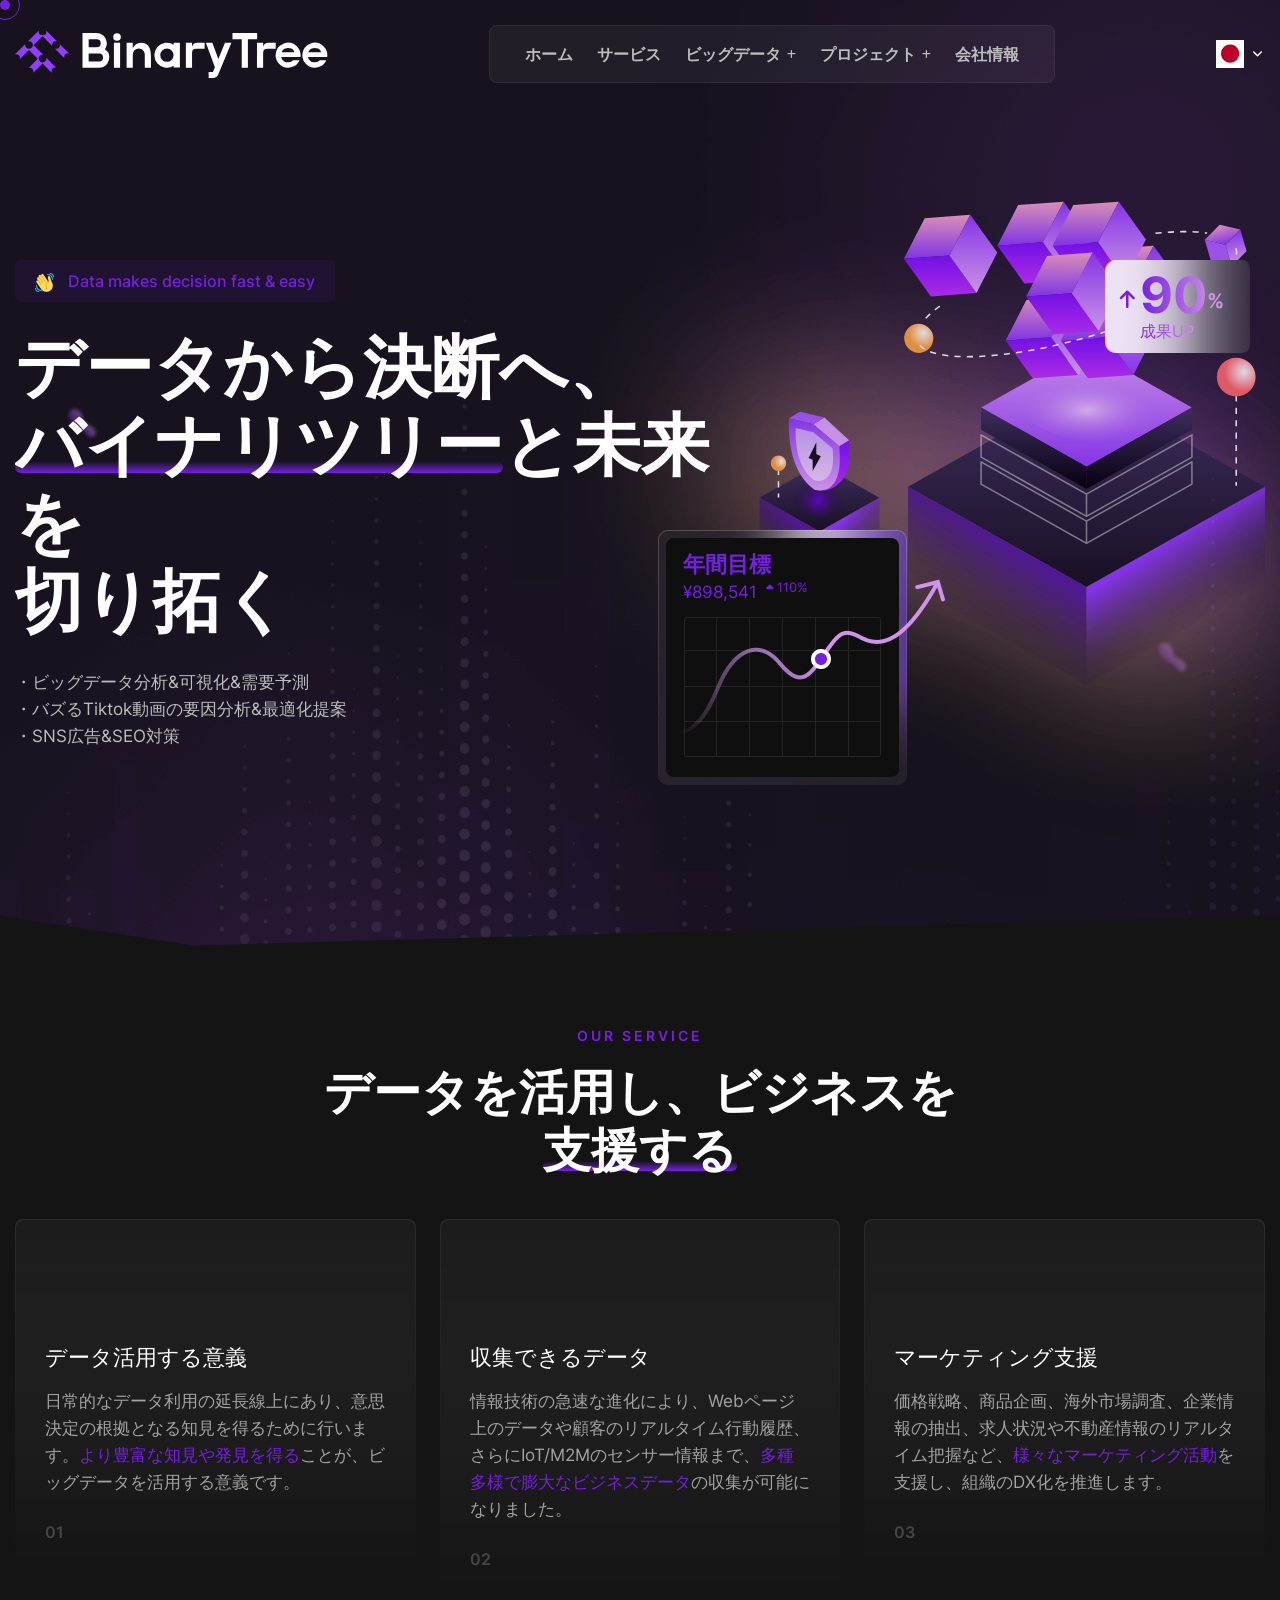
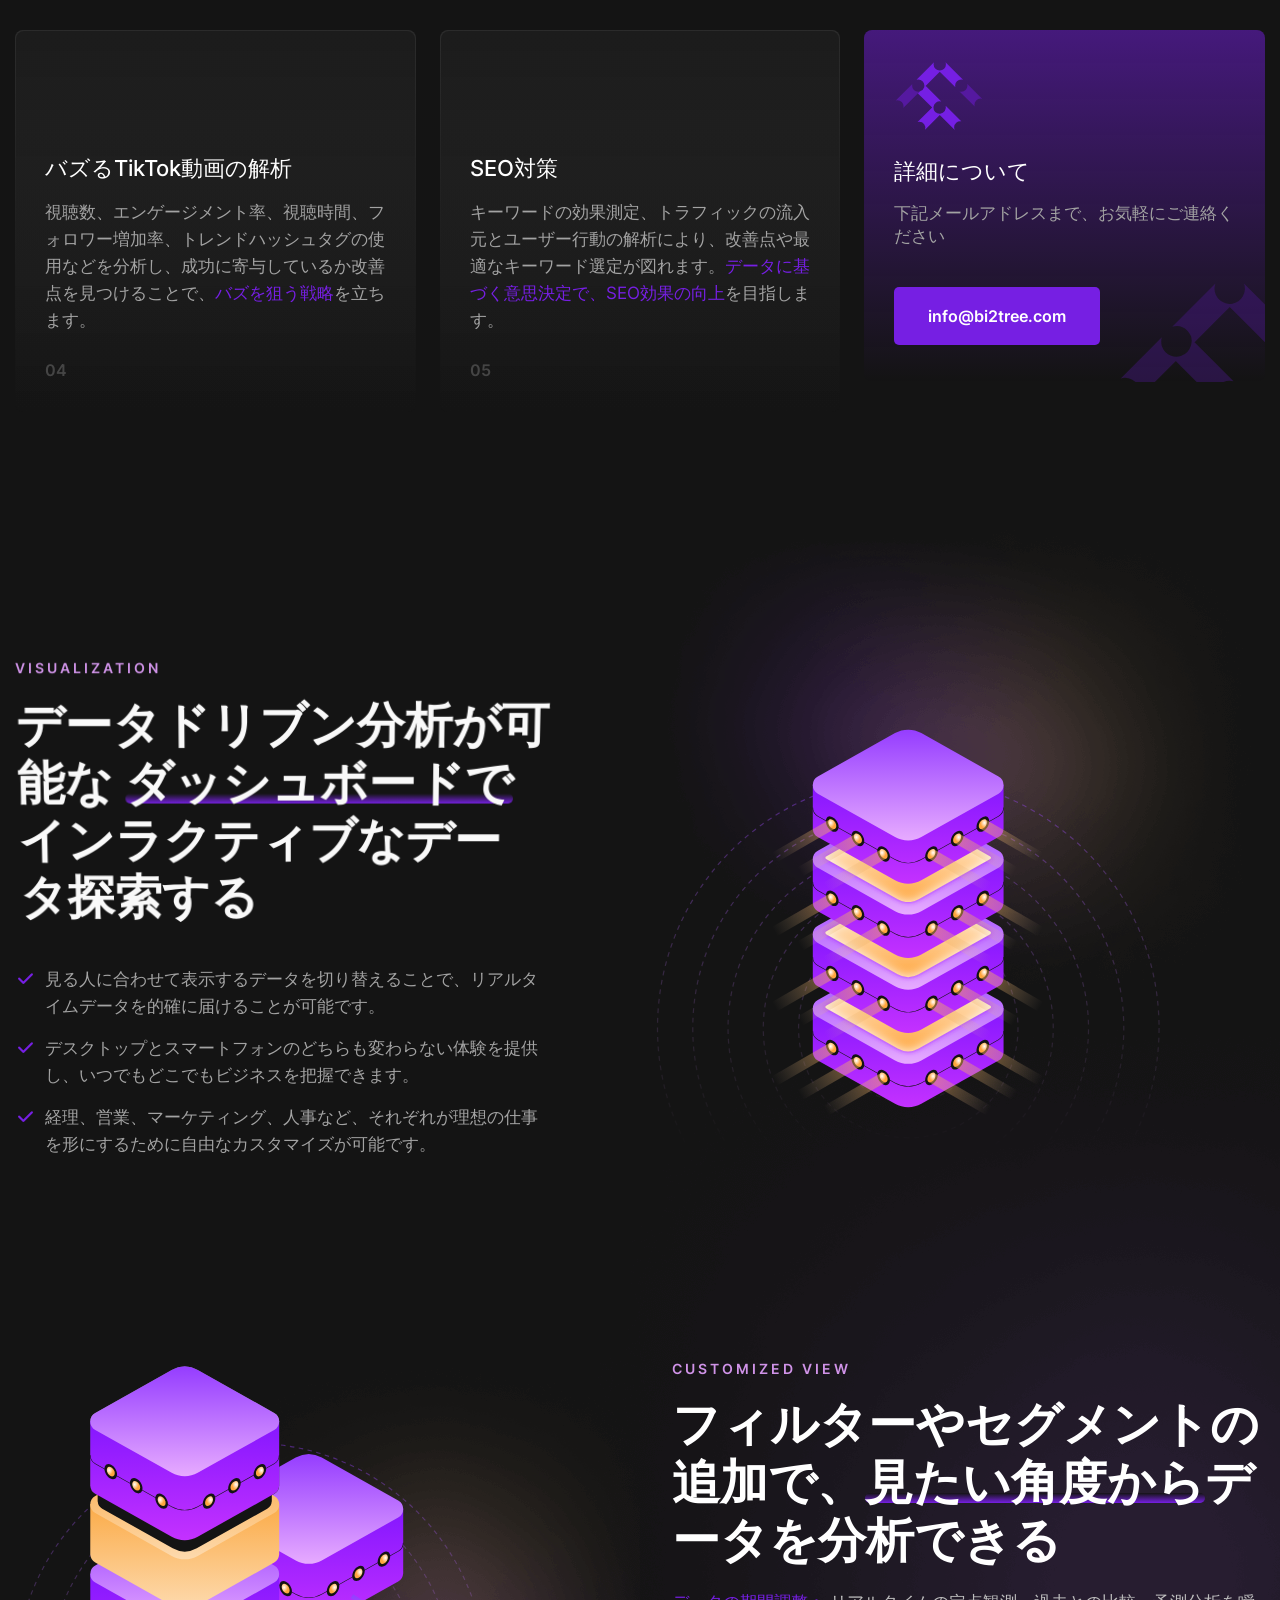
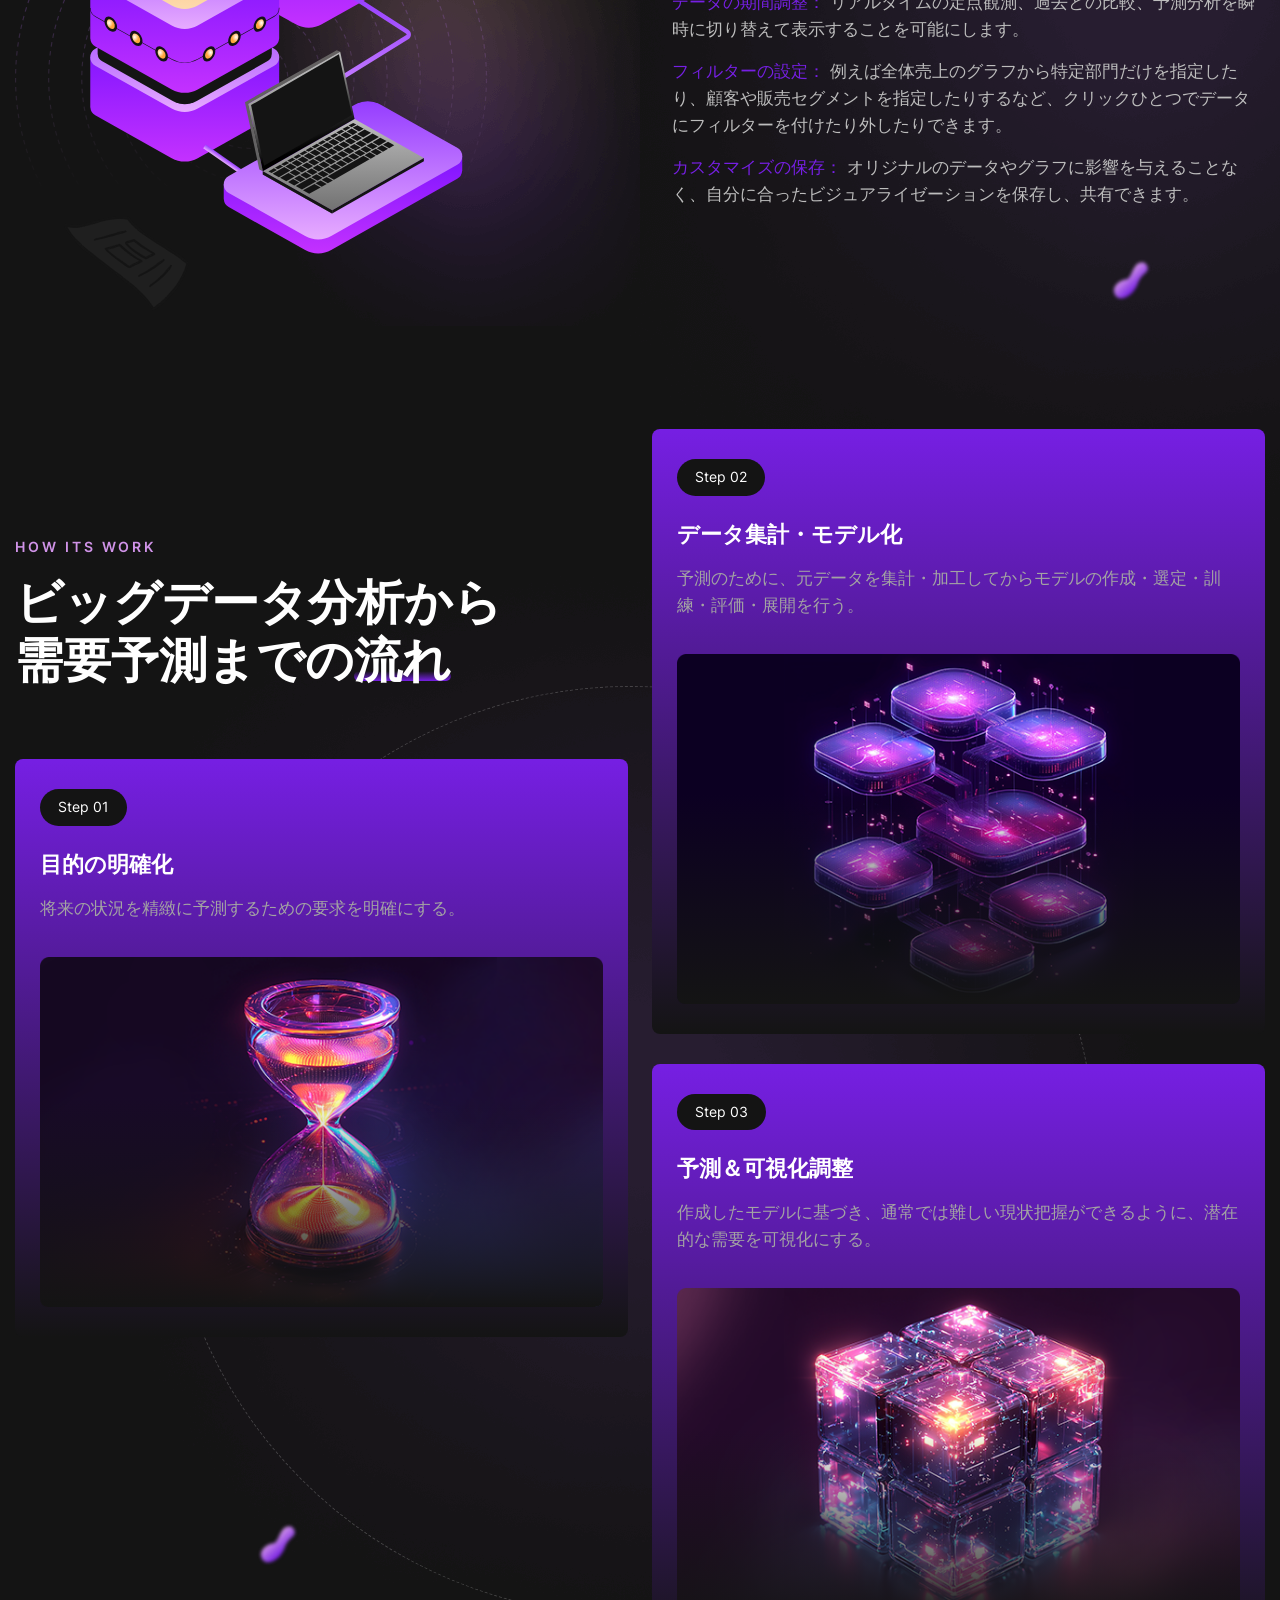
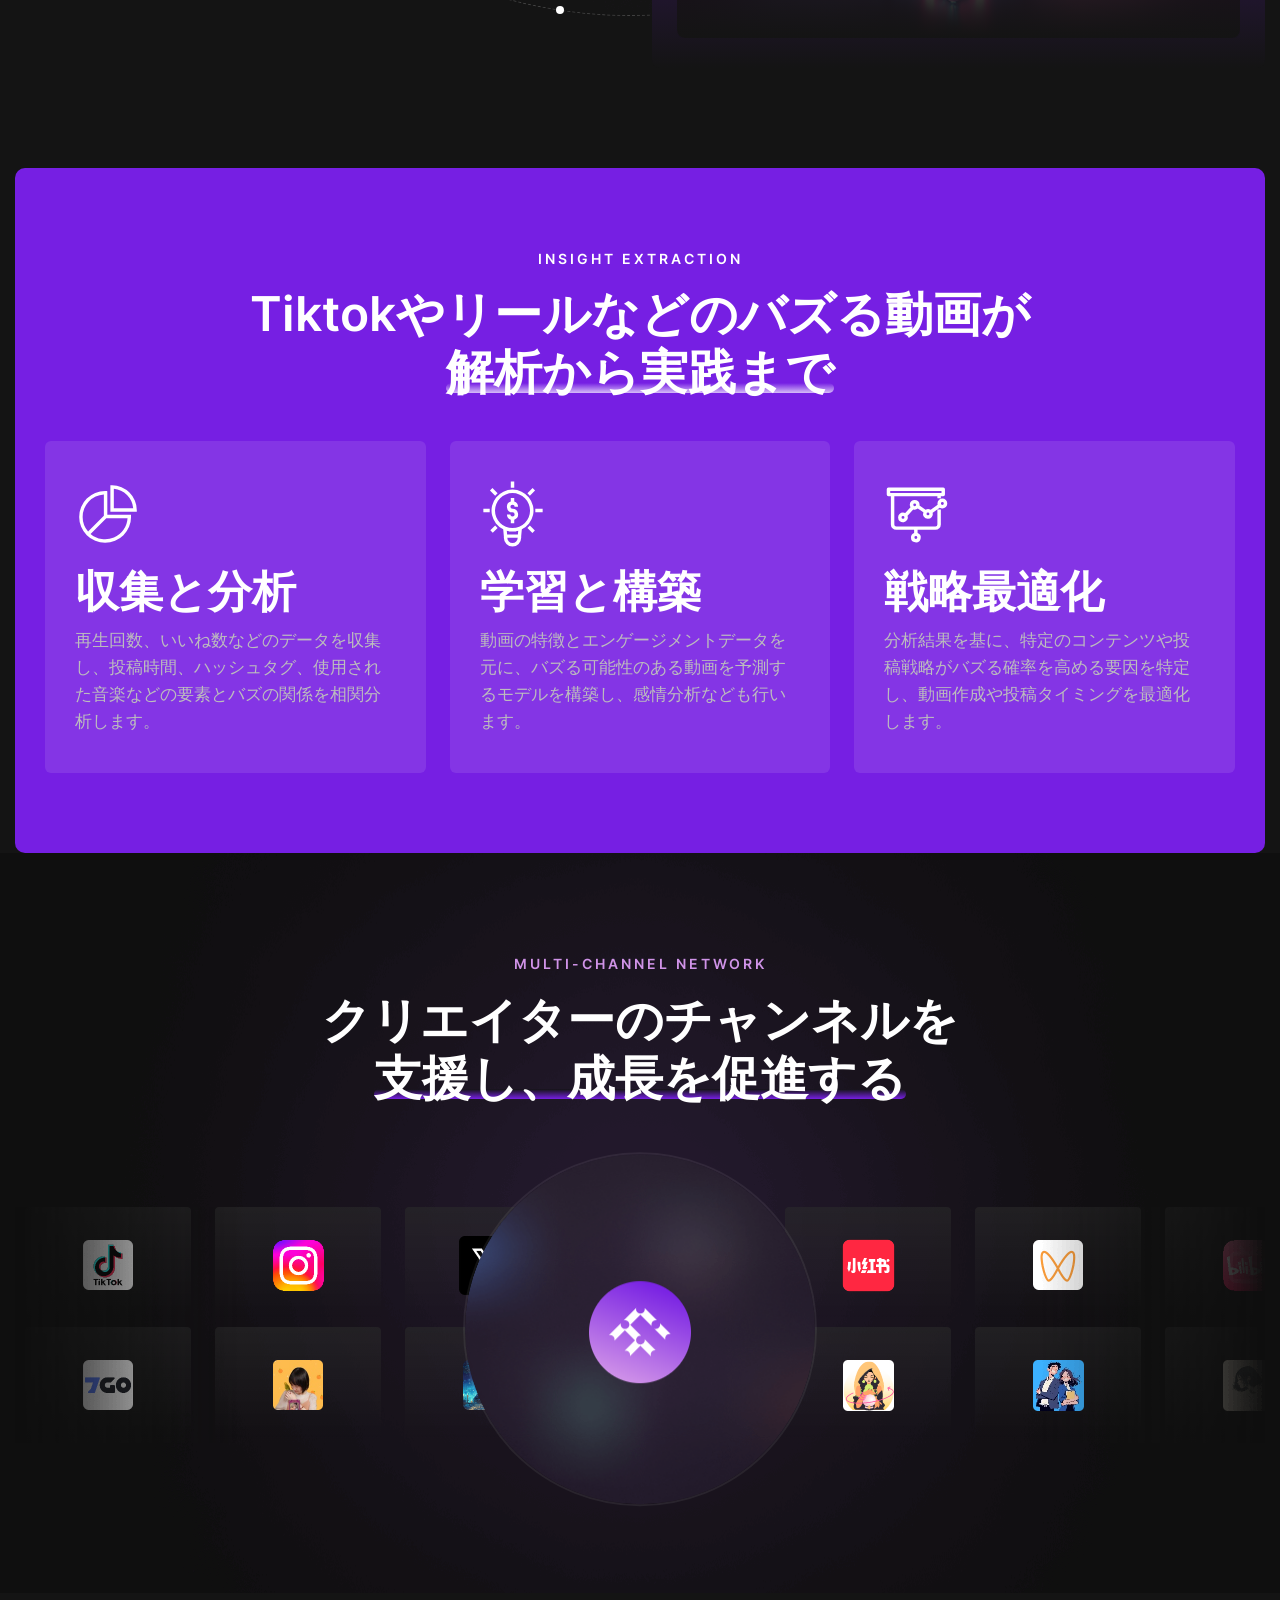
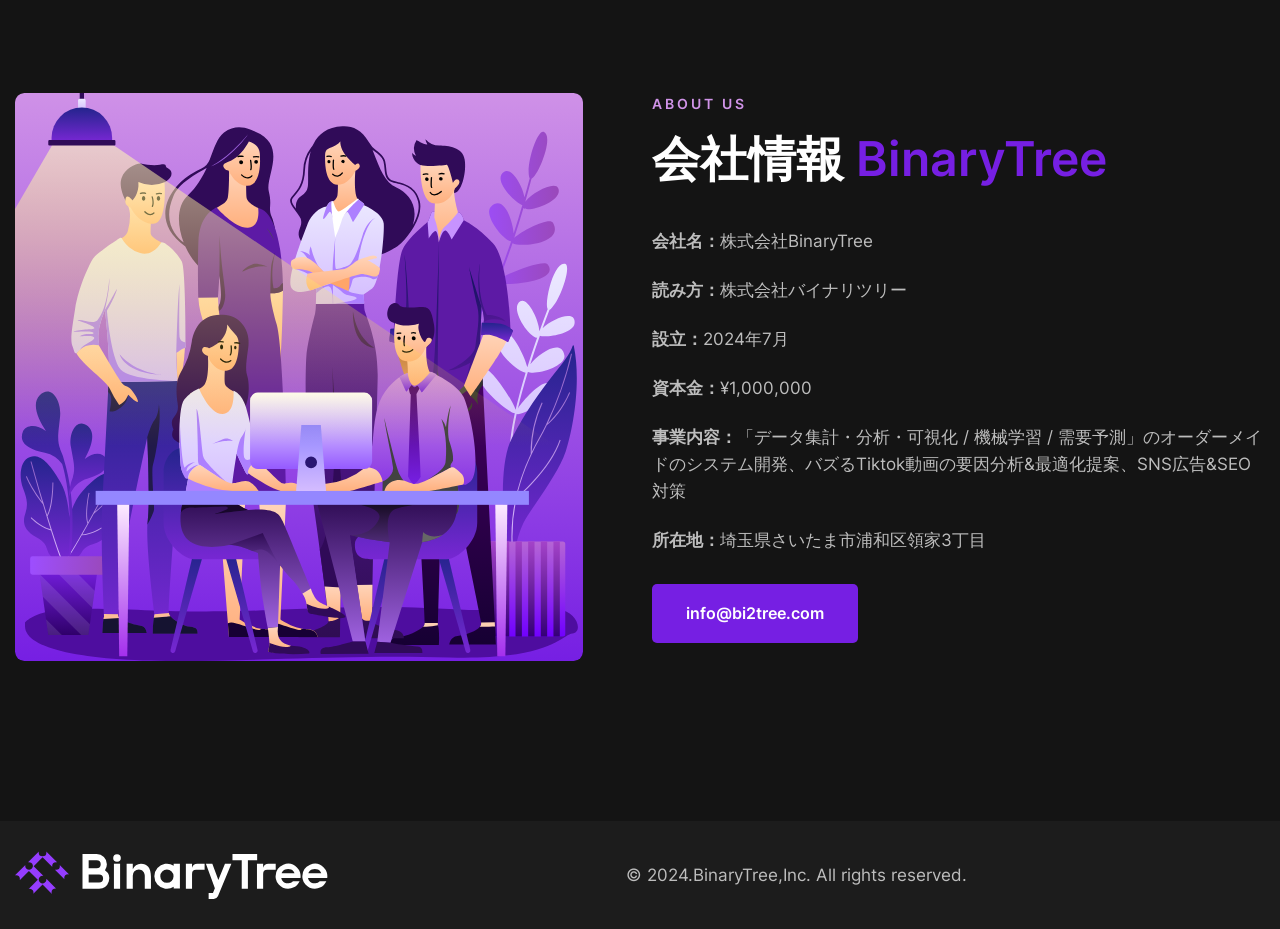
<file: index.html>
<!DOCTYPE html>
<html>
<head>
<meta charset="utf-8">
<title>BinaryTree, Inc. | データから決断へ、未来を切り拓く</title>
<!-- Stylesheets -->
<link href="static/css/bootstrap.css" rel="stylesheet">
<link href="static/css/style.css" rel="stylesheet">
<link href="static/css/meanmenu.min.css" rel="stylesheet">
<link href="static/css/responsive.css" rel="stylesheet">
<link href="static/image/favicon.svg" type="image/svg+xml" rel="icon">
<link href="static/css/css2-Loraitalwght040005000600070016001700_swap.css" rel="stylesheet">
<link href="static/css/css2-Interwght300400500600700800900_swap.css" rel="stylesheet">




<!-- Responsive -->
<meta http-equiv="X-UA-Compatible" content="IE=edge">
<meta name="viewport" content="width=device-width, initial-scale=1.0, maximum-scale=1.0, user-scalable=0">

</head>

<body>

<div class="page-wrapper">
	
	<!-- Cursor -->
	<div class="cursor"></div>
	<div class="cursor-follower"></div>
	<!-- Cursor End -->
 	
	<!-- Preloader -->
	<div class="loader-wrap">
		<div class="preloader">
			<div class="preloader-close">x</div>
			<div id="handle-preloader" class="handle-preloader">
				<div class="animation-preloader">
					<div class="txt-loading">
						<span data-text-preloader="L" class="letters-loading">L</span>
						<span data-text-preloader="O" class="letters-loading">O</span>
						<span data-text-preloader="A" class="letters-loading">A</span>
						<span data-text-preloader="D" class="letters-loading">D</span>
						<span data-text-preloader="I" class="letters-loading">I</span>
						<span data-text-preloader="N" class="letters-loading">N</span>
						<span data-text-preloader="G" class="letters-loading">G</span>
					</div>
				</div>
			</div>
		</div>
	</div>
	<!-- Preloader End -->
	
	<!-- Main Header -->
	<header class="main-header header-style-one">
		
		<!-- Header Lower -->
		<div class="header-lower">
			<div class="auto-container">
				<div class="inner-container">
					<div class="d-flex justify-content-between align-items-center flex-wrap">
						
						<div class="logo-box">
							<div class="logo"><a href=""><img src="static/picture/logo.svg" alt="" title=""></a></div>
						</div>
						
						<div class="nav-outer d-flex flex-wrap">
							<!-- Main Menu -->
							<nav class="main-menu navbar-expand-md">
								<div class="navbar-header">
									<!-- Toggle Button -->    	
									<button class="navbar-toggler" type="button" data-toggle="collapse" data-target="#navbarSupportedContent" aria-controls="navbarSupportedContent" aria-expanded="false" aria-label="Toggle navigation">
										<span class="icon-bar"></span>
										<span class="icon-bar"></span>
										<span class="icon-bar"></span>
									</button>
								</div>

								<!-- Nav Bar -->
								<div class="navbar-collapse collapse clearfix" id="navbarSupportedContent">
									<ul class="navigation clearfix">
<!--										<li class="dropdown"><a href="#">Home</a>-->
<!--											<ul>-->
<!--												<li><a href="">HomePage 01</a></li>-->
<!--												<li><a href="index-2.html">HomePage 02</a></li>-->
<!--												<li><a href="index-3.html">HomePage 03</a></li>-->
<!--												<li class="dropdown"><a href="#">Header Style</a>-->
<!--													<ul>-->
<!--														<li><a href="">Header 01</a></li>-->
<!--														<li><a href="index-2.html">Header 02</a></li>-->
<!--														<li><a href="index-3.html">Header 03</a></li>-->
<!--													</ul>-->
<!--												</li>-->
<!--											</ul>-->
<!--										</li>-->
										<li><a href="#">ホーム</a></li>
										<li><a href="#our-services">サービス</a></li>
										<li class="dropdown"><a href="#">ビッグデータ</a>
											<ul>
												<li><a href="#visualization">ビジュアライゼーション</a></li>
												<li><a href="#customized-view">カスタマイズビュー</a></li>
												<li><a href="#how-it-works">需要予測</a></li>
											</ul>
										</li>
										<li class="dropdown"><a href="#">プロジェクト</a>
											<ul>
												<li><a href="#insight-ex">インサイトマーケティング</a></li>
												<li><a href="#mcn-support">MCNサポート</a></li>
											</ul>
										</li>
										<li><a href="#about-us">会社情報</a></li>
									</ul>
								</div>
							</nav>
						</div>

						<!-- Main Menu End-->
						<div class="outer-box d-flex align-items-center flex-wrap">

							<!-- Language DropDown -->
							<div class="language-dropdown">
								<button class="btn dropdown-toggle" type="button" id="dropdownMenuButton1" data-bs-toggle="dropdown" aria-expanded="false">
									<span class="flag"><img src="static/picture/japan.png" alt=""></span> <span class="fa-solid fa-angle-down fa-fw"></span>
								</button>
								<ul class="dropdown-menu" aria-labelledby="dropdownMenuButton1">
									<li><a class="dropdown-item" href="#"><span class="flag"><img src="static/picture/japan.png" alt=""></span>Japan</a></li>
<!--									<li><a class="dropdown-item" href="#"><span class="flag"><img src="static/picture/arabic.png" alt=""></span> Arbic</a></li>-->
<!--									<li><a class="dropdown-item" href="#"><span class="flag"><img src="static/picture/germany.png" alt=""></span> German</a></li>-->
<!--									<li><a class="dropdown-item" href="#"><span class="flag"><img src="static/picture/france.png" alt=""></span> French</a></li>-->
								</ul>
							</div>

							<!-- Button Box -->
<!--							<div class="main-header_buttons">-->
<!--								<a href="#" class="template-btn btn-style-two">-->
<!--									<span class="btn-wrap">-->
<!--										<span class="text-one">Login</span>-->
<!--										<span class="text-two">Login</span>-->
<!--									</span>-->
<!--								</a>-->
<!--								<a href="#" class="template-btn btn-style-one">-->
<!--									<span class="btn-wrap">-->
<!--										<span class="text-one">Join now</span>-->
<!--										<span class="text-two">Join now</span>-->
<!--									</span>-->
<!--								</a>-->
<!--							</div>-->

							<!-- Mobile Navigation Toggler -->
							<div class="mobile-nav-toggler">
								<svg xmlns="http://www.w3.org/2000/svg" class="icon icon-tabler icon-tabler-menu-2" width="24" height="24" viewbox="0 0 24 24" stroke-width="1.5" stroke="currentColor" fill="none" stroke-linecap="round" stroke-linejoin="round"><path stroke="none" d="M0 0h24v24H0z" fill="none"></path><path d="M4 6l16 0"></path><path d="M4 12l16 0"></path><path d="M4 18l16 0"></path></svg>
							</div>

						</div>
						
					</div>
				</div>
			</div>
		</div>
		<!--End Header Lower-->
		
		<!-- Mobile Menu  -->
		<div class="mobile-menu">
			<div class="menu-backdrop"></div>
			<div class="close-btn"><span class="icon fa-solid fa-xmark fa-fw"></span></div>
			
			<nav class="menu-box">
				<div class="nav-logo"><a href=""><img src="static/picture/mobile-logo.svg" alt="" title="" style="height: 70px"></a></div>
				<div class="menu-outer"><!--Here Menu Will Come Automatically Via Javascript / Same Menu as in Header--></div>
			</nav>
		</div>
		<!-- End Mobile Menu -->
	
	</header>
	<!-- End Main Header -->
	
	<!-- Slider One -->
	<section class="slider-one">
		<div class="main-slider swiper-container">
			<div class="swiper-wrapper">

				<!-- Slide -->
				<div class="swiper-slide">
					<div class="slider-one_icon" style="background-image:url(static/image/icon-1.png)"></div>
					<div class="slider-one_icon-two" style="background-image:url(static/image/icon-1.png)"></div>
					<div class="slider-one_pattern" style="background-image:url(static/image/pattern-1.png)"></div>
					<div class="slider-one_pattern-two" style="background-image:url(static/image/pattern-2.png)"></div>
					<div class="slider-one_pattern-four" style="background-image:url(static/image/pattern-4.png)"></div>
					<div class="auto-container">
						<div class="row clearfix">
							<!-- Content Column -->
							<div class="slider-one_content col-lg-7 col-md-12 col-sm-12">
								<div class="slider-one_content-inner">
									<div class="slider-one_title"><i><img src="static/picture/hand.png" alt=""></i> Data makes decision fast & easy</div>
									<h1 class="slider-one_heading">データから決断へ、<br/><span>バイナリツリー</span>と未来を<br/>切り拓く</h1>
									<div class="slider-one_text">・ビッグデータ分析&可視化&需要予測<br/>・バズるTiktok動画の要因分析&最適化提案<br/>・SNS広告&SEO対策 </div>
<!--									<div class="slider-one_button d-flex align-items-center flex-wrap">-->
<!--										<a href="about.html" class="template-btn btn-style-one">-->
<!--											<span class="btn-wrap">-->
<!--												<span class="text-one">Know more here</span>-->
<!--												<span class="text-two">Know more here</span>-->
<!--											</span>-->
<!--										</a>-->
<!--										<div class="slider-one_video">-->
<!--											<a href="#" class="lightbox-video play-box"><span class="fa fa-play"></span></a>-->
<!--										</div>-->
<!--									</div>-->
								</div>
							</div>
							<!-- Image Column -->
							<div class="slider-one_image-column col-lg-5 col-md-12 col-sm-12">
								<div class="slider-one_pattern-three" style="background-image:url(static/image/pattern-3.png)"></div>
								<div class="slider-one_image-outer">
									<!-- Slider One Author -->
<!--									<div class="slider-one_author">-->
<!--										<i><img src="static/picture/icon-2.png" alt=""></i>-->
<!--										<h5 class="slider-one_author-name">Sara Ven</h5>-->
<!--										<div class="slider-one_author-text">Social media manger</div>-->
<!--									</div>-->
									<!-- Slider One Percent -->
									<div class="slider-one_percentage">
										<i class="fa-solid fa-arrow-up fa-fw"></i>
										<div class="slider-one_percent">90<sub>%</sub></div>
										<div class="slider-one_percentage-text">成果UP</div>
									</div>
									<div class="slider-one_graph">
										<div class="slider-one_graph-title">年間目標 <span>¥898,541 <sup><i class="fa-solid fa-caret-up fa-fw"></i>110%</sup></span></div>
										<img src="static/picture/graph.png" alt="">
									</div>
									<div class="slider-one_image">
										<img src="static/picture/image-1.svg" alt="">
									</div>
								</div>
							</div>
						</div>
						
					</div>
				</div>

<!--				&lt;!&ndash; Slide &ndash;&gt;-->
<!--				<div class="swiper-slide">-->
<!--					<div class="slider-one_icon" style="background-image:url(static/image/icon-1.png)"></div>-->
<!--					<div class="slider-one_icon-two" style="background-image:url(static/image/icon-1.png)"></div>-->
<!--					<div class="slider-one_pattern" style="background-image:url(static/image/pattern-1.png)"></div>-->
<!--					<div class="slider-one_pattern-two" style="background-image:url(static/image/pattern-2.png)"></div>-->
<!--					<div class="slider-one_pattern-four" style="background-image:url(static/image/pattern-4.png)"></div>-->
<!--					<div class="auto-container">-->
<!--						<div class="row clearfix">-->
<!--							&lt;!&ndash; Content Column &ndash;&gt;-->
<!--							<div class="slider-one_content col-lg-7 col-md-12 col-sm-12">-->
<!--								<div class="slider-one_content-inner">-->
<!--									<div class="slider-one_title"><i><img src="static/picture/hand.png" alt=""></i> AI makes content fast & easy</div>-->
<!--									<h1 class="slider-one_heading">Crafting digital brilliance <span>AI-Driven</span> copywriting</h1>-->
<!--									<div class="slider-one_text">Lorem ipsum dolor sit amet consectetur adipiscing elit Ut et massa mi. Aliquam in hendrerit urna. Pellentesque sit amet sapien.</div>-->
<!--									<div class="slider-one_button d-flex align-items-center flex-wrap">-->
<!--										<a href="about.html" class="template-btn btn-style-one">-->
<!--											<span class="btn-wrap">-->
<!--												<span class="text-one">Get started free</span>-->
<!--												<span class="text-two">Get started free</span>-->
<!--											</span>-->
<!--										</a>-->
<!--										<div class="slider-one_video">-->
<!--											<a href="#" class="lightbox-video play-box"><span class="fa fa-play"></span></a>-->
<!--										</div>-->
<!--									</div>-->
<!--								</div>-->
<!--							</div>-->
<!--							&lt;!&ndash; Image Column &ndash;&gt;-->
<!--							<div class="slider-one_image-column col-lg-5 col-md-12 col-sm-12">-->
<!--								<div class="slider-one_pattern-three" style="background-image:url(static/image/pattern-3.png)"></div>-->
<!--								<div class="slider-one_image-outer">-->
<!--									&lt;!&ndash; Slider One Author &ndash;&gt;-->
<!--									<div class="slider-one_author">-->
<!--										<i><img src="static/picture/icon-2.png" alt=""></i>-->
<!--										<h5 class="slider-one_author-name">Sara Ven</h5>-->
<!--										<div class="slider-one_author-text">Social media manger</div>-->
<!--									</div>-->
<!--									&lt;!&ndash; Slider One Percent &ndash;&gt;-->
<!--									<div class="slider-one_percentage">-->
<!--										<i class="fa-solid fa-arrow-up fa-fw"></i>-->
<!--										<div class="slider-one_percent">90<sub>%</sub></div>-->
<!--										<div class="slider-one_percentage-text">efficiency</div>-->
<!--									</div>-->
<!--									<div class="slider-one_graph">-->
<!--										<div class="slider-one_graph-title">Annual goal <span>$98,541 <sup><i class="fa-solid fa-caret-up fa-fw"></i>110%</sup></span></div>-->
<!--										<img src="static/picture/graph.png" alt="">-->
<!--									</div>-->
<!--									<div class="slider-one_image">-->
<!--										<img src="static/picture/image-1.png" alt="">-->
<!--									</div>-->
<!--								</div>-->
<!--							</div>-->
<!--						</div>-->
<!--						-->
<!--					</div>-->
<!--				</div>-->

<!--				&lt;!&ndash; Slide &ndash;&gt;-->
<!--				<div class="swiper-slide">-->
<!--					<div class="slider-one_icon" style="background-image:url(static/image/icon-1.png)"></div>-->
<!--					<div class="slider-one_icon-two" style="background-image:url(static/image/icon-1.png)"></div>-->
<!--					<div class="slider-one_pattern" style="background-image:url(static/image/pattern-1.png)"></div>-->
<!--					<div class="slider-one_pattern-two" style="background-image:url(static/image/pattern-2.png)"></div>-->
<!--					<div class="slider-one_pattern-four" style="background-image:url(static/image/pattern-4.png)"></div>-->
<!--					<div class="auto-container">-->
<!--						<div class="row clearfix">-->
<!--							&lt;!&ndash; Content Column &ndash;&gt;-->
<!--							<div class="slider-one_content col-lg-7 col-md-12 col-sm-12">-->
<!--								<div class="slider-one_content-inner">-->
<!--									<div class="slider-one_title"><i><img src="static/picture/hand.png" alt=""></i> AI makes content fast & easy</div>-->
<!--									<h1 class="slider-one_heading">Crafting digital brilliance <span>AI-Driven</span> copywriting</h1>-->
<!--									<div class="slider-one_text">Lorem ipsum dolor sit amet consectetur adipiscing elit Ut et massa mi. Aliquam in hendrerit urna. Pellentesque sit amet sapien.</div>-->
<!--									<div class="slider-one_button d-flex align-items-center flex-wrap">-->
<!--										<a href="about.html" class="template-btn btn-style-one">-->
<!--											<span class="btn-wrap">-->
<!--												<span class="text-one">Get started free</span>-->
<!--												<span class="text-two">Get started free</span>-->
<!--											</span>-->
<!--										</a>-->
<!--										<div class="slider-one_video">-->
<!--											<a href="#" class="lightbox-video play-box"><span class="fa fa-play"></span></a>-->
<!--										</div>-->
<!--									</div>-->
<!--								</div>-->
<!--							</div>-->
<!--							&lt;!&ndash; Image Column &ndash;&gt;-->
<!--							<div class="slider-one_image-column col-lg-5 col-md-12 col-sm-12">-->
<!--								<div class="slider-one_pattern-three" style="background-image:url(static/image/pattern-3.png)"></div>-->
<!--								<div class="slider-one_image-outer">-->
<!--									&lt;!&ndash; Slider One Author &ndash;&gt;-->
<!--									<div class="slider-one_author">-->
<!--										<i><img src="static/picture/icon-2.png" alt=""></i>-->
<!--										<h5 class="slider-one_author-name">Sara Ven</h5>-->
<!--										<div class="slider-one_author-text">Social media manger</div>-->
<!--									</div>-->
<!--									&lt;!&ndash; Slider One Percent &ndash;&gt;-->
<!--									<div class="slider-one_percentage">-->
<!--										<i class="fa-solid fa-arrow-up fa-fw"></i>-->
<!--										<div class="slider-one_percent">90<sub>%</sub></div>-->
<!--										<div class="slider-one_percentage-text">efficiency</div>-->
<!--									</div>-->
<!--									<div class="slider-one_graph">-->
<!--										<div class="slider-one_graph-title">Annual goal <span>$98,541 <sup><i class="fa-solid fa-caret-up fa-fw"></i>110%</sup></span></div>-->
<!--										<img src="static/picture/graph.png" alt="">-->
<!--									</div>-->
<!--									<div class="slider-one_image">-->
<!--										<img src="static/picture/image-1.png" alt="">-->
<!--									</div>-->
<!--								</div>-->
<!--							</div>-->
<!--						</div>-->
<!--						-->
<!--					</div>-->
<!--				</div>-->

			</div>
		</div>
	</section>
	<!-- End Main Slider Section -->

	<!-- Services One -->
	<section id="our-services" class="services-one">
		<div class="auto-container">
			<!-- Sec Title -->
			<div class="sec-title centered">
				<div class="sec-title_title">Our Service</div>
				<h2 class="sec-title_heading">データを活用し、ビジネスを <br> <span>支援する</span></h2>
			</div>
			<div class="row clearfix">

				<!-- Service Block One -->
				<div class="service-block_one col-lg-4 col-md-6 col-sm-12">
					<div class="service-block_one-inner wow fadeInLeft" data-wow-delay="0ms" data-wow-duration="1500ms">
						<div class="flip-container">
							<div class="flipper">
								<div class="front" style="background-image: url(/static/image/service-block-one.svg)"></div>
								<div class="back" style="background-image: url(/static/image/service-block-one_hover.svg)"></div>
							</div>
						</div>
						<h5 class="service-block_one-heading"><a href="service-detail.html">データ活用する意義</a></h5>
						<div class="service-block_one-text">日常的なデータ利用の延長線上にあり、意思決定の根拠となる知見を得るために行います。<span>より豊富な知見や発見を得る</span>ことが、ビッグデータを活用する意義です。</div>
						<div class="lower-box d-flex justify-content-between align-items-center flex-wrap">
							<div class="service-block_one-number">01</div>
						</div>
					</div>
				</div>

				<!-- Service Block One -->
				<div class="service-block_one col-lg-4 col-md-6 col-sm-12">
					<div class="service-block_one-inner wow fadeInUp" data-wow-delay="0ms" data-wow-duration="1500ms">
						<div class="flip-container">
							<div class="flipper">
								<div class="front" style="background-image: url(/static/image/service-block-two.svg)"></div>
								<div class="back" style="background-image: url(/static/image/service-block-two_hover.svg)"></div>
							</div>
						</div>
						<h5 class="service-block_one-heading"><a href="service-detail.html">収集できるデータ</a></h5>
						<div class="service-block_one-text">情報技術の急速な進化により、Webページ上のデータや顧客のリアルタイム行動履歴、さらにIoT/M2Mのセンサー情報まで、<span>多種多様で膨大なビジネスデータ</span>の収集が可能になりました。</div>
						<div class="lower-box d-flex justify-content-between align-items-center flex-wrap">
							<div class="service-block_one-number">02</div>
						</div>
					</div>
				</div>

				<!-- Service Block One -->
				<div class="service-block_one col-lg-4 col-md-6 col-sm-12">
					<div class="service-block_one-inner wow fadeInRight" data-wow-delay="0ms" data-wow-duration="1500ms">
						<div class="flip-container">
							<div class="flipper">
								<div class="front" style="background-image: url(/static/image/service-block-three.svg)"></div>
								<div class="back" style="background-image: url(/static/image/service-block-three_hover.svg)"></div>
							</div>
						</div>
						<h5 class="service-block_one-heading"><a href="service-detail.html">マーケティング支援</a></h5>
						<div class="service-block_one-text">価格戦略、商品企画、海外市場調査、企業情報の抽出、求人状況や不動産情報のリアルタイム把握など、<span>様々なマーケティング活動</span>を支援し、組織のDX化を推進します。</div>
						<div class="lower-box d-flex justify-content-between align-items-center flex-wrap">
							<div class="service-block_one-number">03</div>
						</div>
					</div>
				</div>

				<!-- Service Block One -->
				<div class="service-block_one col-lg-4 col-md-6 col-sm-12">
					<div class="service-block_one-inner wow fadeInLeft" data-wow-delay="0ms" data-wow-duration="1500ms">
						<div class="flip-container">
							<div class="flipper">
								<div class="front" style="background-image: url(/static/image/service-block-four.svg)"></div>
								<div class="back" style="background-image: url(/static/image/service-block-four_hover.svg)"></div>
							</div>
						</div>
						<h5 class="service-block_one-heading"><a href="service-detail.html">バズるTikTok動画の解析</a></h5>
						<div class="service-block_one-text">視聴数、エンゲージメント率、視聴時間、フォロワー増加率、トレンドハッシュタグの使用などを分析し、成功に寄与しているか改善点を見つけることで、<span>バズを狙う戦略</span>を立ちます。 </div>
						<div class="lower-box d-flex justify-content-between align-items-center flex-wrap">
							<div class="service-block_one-number">04</div>
						</div>
					</div>
				</div>

				<!-- Service Block One -->
				<div class="service-block_one col-lg-4 col-md-6 col-sm-12">
					<div class="service-block_one-inner wow fadeInUp" data-wow-delay="0ms" data-wow-duration="1500ms">
						<div class="flip-container">
							<div class="flipper">
								<div class="front" style="background-image: url(/static/image/service-block-five.svg)"></div>
								<div class="back" style="background-image: url(/static/image/service-block-five_hover.svg)"></div>
							</div>
						</div>
						<h5 class="service-block_one-heading"><a href="service-detail.html">SEO対策</a></h5>
						<div class="service-block_one-text">キーワードの効果測定、トラフィックの流入元とユーザー行動の解析により、改善点や最適なキーワード選定が図れます。<span>データに基づく意思決定で、SEO効果の向上</span>を目指します。</div>
						<div class="lower-box d-flex justify-content-between align-items-center flex-wrap">
							<div class="service-block_one-number">05</div>
						</div>
					</div>
				</div>

				<!-- Service Block Two -->
				<div class="service-block_two col-lg-4 col-md-6 col-sm-12">
					<div class="service-block_two-inner wow fadeInRight" data-wow-delay="0ms" data-wow-duration="1500ms">
						<div class="service-block_two-sideicon" style="background-image:url(static/image/service-1.svg)"></div>
						<div class="service-block_two-icon">
							<img src="static/picture/service.svg" alt="" style="height: 70px">
						</div>
						<h5 class="service-block_two-heading"><a href="service-detail.html">詳細について</a></h5>
						<div class="service-block_two-text">下記メールアドレスまで、お気軽にご連絡ください </div>
						<div class="service-block_two-button">
							<a href="service.html" class="template-btn btn-style-one">
								<span class="btn-wrap">
									<span class="text-one">info@bi2tree.com</span>
									<span class="text-two">info@bi2tree.com</span>
								</span>
							</a>
						</div>
					</div>
				</div>

			</div>
		</div>
	</section>
	<!-- End Services One -->

	<!-- Answer One -->
	<section id="visualization" class="answer-one">
		<div class="auto-container">
			<div class="row clearfix">

				<!-- Tab Column -->
				<div class="answer-one_title-column col-lg-5 col-md-12 col-sm-12">
					<div class="answer-one_title-outer">
						<!-- Sec Title -->
						<div class="sec-title title-anim">
							<div class="sec-title_title">VISUALIZATION</div>
							<h2 class="sec-title_heading">データドリブン分析が可能な <span>ダッシュボードで</span> インラクティブなデータ探索する</h2>
						</div>
						<ul class="answer-one_list">
							<li><i class="fa-solid fa-check fa-fw"></i>見る人に合わせて表示するデータを切り替えることで、リアルタイムデータを的確に届けることが可能です。</li>
							<li><i class="fa-solid fa-check fa-fw"></i>デスクトップとスマートフォンのどちらも変わらない体験を提供し、いつでもどこでもビジネスを把握できます。</li>
							<li><i class="fa-solid fa-check fa-fw"></i>経理、営業、マーケティング、人事など、それぞれが理想の仕事を形にするために自由なカスタマイズが可能です。</li>
						</ul>
					</div>
				</div>

				<!-- Tab Column -->
				<div class="answer-one_content-column col-lg-7 col-md-12 col-sm-12">
					<div class="answer-one_content-outer">
						<div class="answer-one_pattern" style="background-image:url(static/image/faq-shadow.png)"></div>
						<div class="answer-one_image">
							<img src="static/picture/visualization.svg" alt="">
						</div>
					</div>
				</div>

			</div>
		</div>
	</section>
	<!-- End Answer One -->

	<!-- About One -->
	<section id="customized-view" class="about-one">
		<div class="about-one_pattern" style="background-image:url(static/image/about-pattern.png)"></div>
		<div class="about-one_icon" style="background-image:url(static/image/about-1.png)"></div>
		<div class="about-one_icon-two" style="background-image:url(static/image/about-2.png)"></div>
		<div class="auto-container">
			<div class="row clearfix">

				<!-- Tab Column -->
				<div class="about-one_tab-column col-xl-6 col-lg-6 col-md-12 col-sm-12">
					<div class="about-one_tab-outer">
						<div class="about-one_tab-shadow" style="background-image:url(static/image/tab-shadow.png)"></div>
						<div class="about-one_tab-image">
							<img src="static/picture/tabs.svg" alt="">
						</div>
					</div>
				</div>

				<!-- Tab Column -->
				<div class="about-one_content-column col-xl-6 col-lg-6 col-md-12 col-sm-12">
					<div class="about-one_content-outer">
						<!-- Sec Title -->
						<div class="sec-title">
							<div class="sec-title_title">customized view</div>
							<h2 class="sec-title_heading">フィルターやセグメントの追加で、<span>見たい角度から</span>データを分析できる</h2>
						</div>
						<p><span>データの期間調整：</span> リアルタイムの定点観測、過去との比較、予測分析を瞬時に切り替えて表示することを可能にします。</p>
						<p><span>フィルターの設定：</span> 例えば全体売上のグラフから特定部門だけを指定したり、顧客や販売セグメントを指定したりするなど、クリックひとつでデータにフィルターを付けたり外したりできます。</p>
						<p><span>カスタマイズの保存：</span> オリジナルのデータやグラフに影響を与えることなく、自分に合ったビジュアライゼーションを保存し、共有できます。</p>
					</div>
				</div>

			</div>
		</div>
	</section>
	<!-- End About One -->

	<!-- Steps One -->
	<section id="how-it-works" class="steps-one">
		<div class="steps-one_bg" style="background-image:url(static/image/step-1_bg.png)"></div>
		<div class="steps-one_icon" style="background-image:url(static/image/about-2.png)"></div>
		<div class="auto-container">
			<div class="inner-container">
				<div class="circle-layer"></div>
				<div class="dots-layer">
					<span class="dot-one"></span>
					<span class="dot-two"></span>
				</div>

				<!-- Sec Title -->
				<div class="sec-title">
					<div class="sec-title_title">How its work</div>
					<h2 class="sec-title_heading">ビッグデータ分析から <br/> 需要予測までの<span>流れ</span> </h2>
				</div>
				<div class="steps-one_button">
<!--					<a href="about.html" class="template-btn btn-style-two">-->
<!--						<span class="btn-wrap">-->
<!--							<span class="text-one">Know more</span>-->
<!--							<span class="text-two">Know more</span>-->
<!--						</span>-->
<!--					</a>-->
				</div>
				<div class="row clearfix">
					<!-- Column -->
					<div class="column col-lg-6 col-md-12 col-sm-12">
						<!-- Step Block One -->
						<div class="step-block_one">
							<div class="step-block_one-inner">
								<div class="step-block_one-steps">step 01</div>
								<h5 class="step-block_one-title">目的の明確化</h5>
								<div class="step-block_one-text">将来の状況を精緻に予測するための要求を明確にする。</div>
								<div class="step-block_one-content">
									<div class="image">
										<img src="static/picture/step-1.png" alt="">
									</div>
								</div>
							</div>
						</div>
					</div>
					<!-- Column -->
					<div class="column col-lg-6 col-md-12 col-sm-12">

						<!-- Step Block One -->
						<div class="step-block_one">
							<div class="step-block_one-inner">
								<div class="step-block_one-steps">step 02</div>
								<h5 class="step-block_one-title">データ集計・モデル化</h5>
								<div class="step-block_one-text">予測のために、元データを集計・加工してからモデルの作成・選定・訓練・評価・展開を行う。</div>
								<div class="step-block_one-content">
									<div class="image">
										<img src="static/picture/step-2.png" alt="">
									</div>
								</div>
							</div>
						</div>

						<!-- Step Block One -->
						<div class="step-block_one">
							<div class="step-block_one-inner">
								<div class="step-block_one-steps">step 03</div>
								<h5 class="step-block_one-title">予測＆可視化調整</h5>
								<div class="step-block_one-text">作成したモデルに基づき、通常では難しい現状把握ができるように、潜在的な需要を可視化にする。</div>
								<div class="step-block_one-content">
									<div class="image">
										<img src="static/picture/step-3.png" alt="">
									</div>
								</div>
							</div>
						</div>

<!--						&lt;!&ndash; Step Block One &ndash;&gt;-->
<!--						<div class="step-block_one">-->
<!--							<div class="step-block_one-inner">-->
<!--								<div class="step-block_one-steps">step 05</div>-->
<!--								<h5 class="step-block_one-title">運用＆保守</h5>-->
<!--								<div class="step-block_one-text">システムを導入し、運用サポートを提供して意思決定の質を向上させる。</div>-->
<!--							</div>-->
<!--						</div>-->

					</div>
				</div>
			</div>
		</div>
	</section>
	<!-- End Steps One -->

	<!-- Choose One -->
	<section id="insight-ex" class="choose-one">
		<div class="auto-container">
			<div class="inner-container">
				<!-- Sec Title -->
				<div class="sec-title light centered">
					<div class="sec-title_title">Insight extraction</div>
					<h2 class="sec-title_heading">Tiktokやリールなどのバズる動画が <br> <span>解析から実践まで</span></h2>
				</div>
				<div class="row clearfix">

					<!-- Counter Block One -->
					<div class="counter-block_one col-lg-4 col-md-6 col-sm-12">
						<div class="counter-block_one-inner wow fadeInLeft" data-wow-delay="0ms" data-wow-duration="1500ms">
							<div>
								<img src="static/picture/ie-data.svg" />
							</div>
							<div class="counter-block_one-count">収集と分析</div>
							<div class="counter-block_one-text">再生回数、いいね数などのデータを収集し、投稿時間、ハッシュタグ、使用された音楽などの要素とバズの関係を相関分析します。</div>
						</div>
					</div>

					<!-- Counter Block One -->
					<div class="counter-block_one col-lg-4 col-md-6 col-sm-12">
						<div class="counter-block_one-inner wow fadeInLeft" data-wow-delay="150ms" data-wow-duration="1500ms">
							<div>
								<img src="static/picture/ie-video.svg" />
							</div>
							<div class="counter-block_one-count">学習と構築</div>
							<div class="counter-block_one-text">動画の特徴とエンゲージメントデータを元に、バズる可能性のある動画を予測するモデルを構築し、感情分析なども行います。</div>
						</div>
					</div>

					<!-- Counter Block One -->
					<div class="counter-block_one col-lg-4 col-md-6 col-sm-12">
						<div class="counter-block_one-inner wow fadeInLeft" data-wow-delay="300ms" data-wow-duration="1500ms">
							<div>
								<img src="static/picture/ie-strategy.svg" />
							</div>
							<div class="counter-block_one-count">戦略最適化</div>
							<div class="counter-block_one-text">分析結果を基に、特定のコンテンツや投稿戦略がバズる確率を高める要因を特定し、動画作成や投稿タイミングを最適化します。</div>
						</div>
					</div>

				</div>
			</div>
		</div>
	</section>
	<!-- End Choose One -->





	<!-- Price One -->
<!--	<section class="price-one">-->
<!--		<div class="price-one_bg" style="background-image:url(static/image/price-bg.png)"></div>-->
<!--		<div class="auto-container">-->
<!--			<div class="inner-container">-->
<!--				&lt;!&ndash; Sec Title &ndash;&gt;-->
<!--				<div class="sec-title title-anim centered">-->
<!--					<div class="sec-title_title">Our Peicing</div>-->
<!--					<h2 class="sec-title_heading">Join for <span>free</span> Today</h2>-->
<!--				</div>-->
<!--				<div class="pricing-tabs tabs-box">-->
<!--					-->
<!--					&lt;!&ndash;Tab Btns&ndash;&gt;-->
<!--					<div class="buttons-outer">-->
<!--						<ul class="tab-buttons clearfix">-->
<!--							<li data-tab="#prod-monthly" class="tab-btn active-btn">Monthly</li>-->
<!--							<li data-tab="#prod-yearly" class="tab-btn">Yearly</li>-->
<!--						</ul>-->
<!--					</div>-->

<!--					&lt;!&ndash;Tabs Container&ndash;&gt;-->
<!--					<div class="tabs-content">-->
<!--						-->
<!--						&lt;!&ndash; Tab &ndash;&gt;-->
<!--						<div class="tab active-tab" id="prod-monthly">-->
<!--							<div class="content">-->
<!--								<div class="row clearfix">-->

<!--									&lt;!&ndash; Price Block One &ndash;&gt;-->
<!--									<div class="price-block_one col-lg-4 col-md-6 col-sm-12">-->
<!--										<div class="price-block_one-inner">-->
<!--											<div class="price-block_one-title">Starter</div>-->
<!--											<div class="price-block_one-subtitle">Up to 2,000 words / mo</div>-->
<!--											<div class="price-block_one-content">-->
<!--												<div class="d-flex justify-content-between align-items-end flex-wrap">-->
<!--													<div class="price-block_one-price"><sup>$</sup>3<sub>/mo</sub></div>-->
<!--													<div class="price-block_one-text">*Get Braine tailored</div>-->
<!--												</div>-->
<!--												<div class="price-block_one-button">-->
<!--													<a class="template-btn price-one_button" href="#">Start 1 month free trail</a>-->
<!--												</div>-->
<!--												<ul class="price-block_one-list">-->
<!--													<li><i class="fa-solid fa-check fa-fw"></i>Up to 10,000 words</li>-->
<!--													<li><i class="fa-solid fa-check fa-fw"></i>Access to basic tools</li>-->
<!--													<li><i class="fa-solid fa-check fa-fw"></i>Access to AI copywriting tools</li>-->
<!--													<li><i class="fa-solid fa-check fa-fw"></i>Email support only</li>-->
<!--													<li><i class="fa-solid fa-check fa-fw"></i>Advance 700+ tools</li>-->
<!--												</ul>-->
<!--											</div>-->
<!--										</div>-->
<!--									</div>-->

<!--									&lt;!&ndash; Price Block One &ndash;&gt;-->
<!--									<div class="price-block_one active col-lg-4 col-md-6 col-sm-12">-->
<!--										<div class="price-block_one-inner">-->
<!--											<div class="price-one_stars" style="background-image:url(static/image/price-stars.png)"></div>-->
<!--											<div class="price-block_one-title">Professional</div>-->
<!--											<div class="price-block_one-subtitle">Up to 10,000 words / mo</div>-->
<!--											<div class="price-block_one-content">-->
<!--												<div class="d-flex justify-content-between align-items-end flex-wrap">-->
<!--													<div class="price-block_one-price"><sup>$</sup>9<sub>/mo</sub></div>-->
<!--													<div class="price-block_one-text">*Get Braine tailored</div>-->
<!--												</div>-->
<!--												<div class="price-block_one-button">-->
<!--													<a class="template-btn price-one_button" href="#">Start 1 month free trail</a>-->
<!--												</div>-->
<!--												<ul class="price-block_one-list">-->
<!--													<li><i class="fa-solid fa-check fa-fw"></i>Up to 10,000 words</li>-->
<!--													<li><i class="fa-solid fa-check fa-fw"></i>Access to basic tools</li>-->
<!--													<li><i class="fa-solid fa-check fa-fw"></i>Access to AI copywriting tools</li>-->
<!--													<li><i class="fa-solid fa-check fa-fw"></i>Email support only</li>-->
<!--													<li><i class="fa-solid fa-check fa-fw"></i>Advance 700+ tools</li>-->
<!--												</ul>-->
<!--											</div>-->
<!--										</div>-->
<!--									</div>-->

<!--									&lt;!&ndash; Price Block One &ndash;&gt;-->
<!--									<div class="price-block_one col-lg-4 col-md-6 col-sm-12">-->
<!--										<div class="price-block_one-inner">-->
<!--											<div class="price-block_one-title">Enterprise</div>-->
<!--											<div class="price-block_one-subtitle">Up to 10,000 words / mo</div>-->
<!--											<div class="price-block_one-content">-->
<!--												<div class="d-flex justify-content-between align-items-end flex-wrap">-->
<!--													<div class="price-block_one-price"><sup>$</sup>18<sub>/mo</sub></div>-->
<!--													<div class="price-block_one-text">*Get Braine tailored</div>-->
<!--												</div>-->
<!--												<div class="price-block_one-button">-->
<!--													<a class="template-btn price-one_button" href="#">Start 1 month free trail</a>-->
<!--												</div>-->
<!--												<ul class="price-block_one-list">-->
<!--													<li><i class="fa-solid fa-check fa-fw"></i>Up to 10,000 words</li>-->
<!--													<li><i class="fa-solid fa-check fa-fw"></i>Access to basic tools</li>-->
<!--													<li><i class="fa-solid fa-check fa-fw"></i>Access to AI copywriting tools</li>-->
<!--													<li><i class="fa-solid fa-check fa-fw"></i>Email support only</li>-->
<!--													<li><i class="fa-solid fa-check fa-fw"></i>Advance 700+ tools</li>-->
<!--												</ul>-->
<!--											</div>-->
<!--										</div>-->
<!--									</div>-->

<!--								</div>-->
<!--							</div>-->
<!--						</div>-->

<!--						&lt;!&ndash; Tab &ndash;&gt;-->
<!--						<div class="tab" id="prod-yearly">-->
<!--							<div class="content">-->
<!--								<div class="row clearfix">-->
<!--									&lt;!&ndash; Price Block One &ndash;&gt;-->
<!--									<div class="price-block_one col-lg-4 col-md-6 col-sm-12">-->
<!--										<div class="price-block_one-inner">-->
<!--											<div class="price-block_one-title">Starter</div>-->
<!--											<div class="price-block_one-subtitle">Up to 2,000 words / mo</div>-->
<!--											<div class="price-block_one-content">-->
<!--												<div class="d-flex justify-content-between align-items-end flex-wrap">-->
<!--													<div class="price-block_one-price"><sup>$</sup>3<sub>/mo</sub></div>-->
<!--													<div class="price-block_one-text">*Get Braine tailored</div>-->
<!--												</div>-->
<!--												<div class="price-block_one-button">-->
<!--													<a class="template-btn price-one_button" href="#">Start 1 month free trail</a>-->
<!--												</div>-->
<!--												<ul class="price-block_one-list">-->
<!--													<li><i class="fa-solid fa-check fa-fw"></i>Up to 10,000 words</li>-->
<!--													<li><i class="fa-solid fa-check fa-fw"></i>Access to basic tools</li>-->
<!--													<li><i class="fa-solid fa-check fa-fw"></i>Access to AI copywriting tools</li>-->
<!--													<li><i class="fa-solid fa-check fa-fw"></i>Email support only</li>-->
<!--													<li><i class="fa-solid fa-check fa-fw"></i>Advance 700+ tools</li>-->
<!--												</ul>-->
<!--											</div>-->
<!--										</div>-->
<!--									</div>-->

<!--									&lt;!&ndash; Price Block One &ndash;&gt;-->
<!--									<div class="price-block_one active col-lg-4 col-md-6 col-sm-12">-->
<!--										<div class="price-block_one-inner">-->
<!--											<div class="price-one_stars" style="background-image:url(static/image/price-stars.png)"></div>-->
<!--											<div class="price-block_one-title">Professional</div>-->
<!--											<div class="price-block_one-subtitle">Up to 10,000 words / mo</div>-->
<!--											<div class="price-block_one-content">-->
<!--												<div class="d-flex justify-content-between align-items-end flex-wrap">-->
<!--													<div class="price-block_one-price"><sup>$</sup>9<sub>/mo</sub></div>-->
<!--													<div class="price-block_one-text">*Get Braine tailored</div>-->
<!--												</div>-->
<!--												<div class="price-block_one-button">-->
<!--													<a class="template-btn price-one_button" href="#">Start 1 month free trail</a>-->
<!--												</div>-->
<!--												<ul class="price-block_one-list">-->
<!--													<li><i class="fa-solid fa-check fa-fw"></i>Up to 10,000 words</li>-->
<!--													<li><i class="fa-solid fa-check fa-fw"></i>Access to basic tools</li>-->
<!--													<li><i class="fa-solid fa-check fa-fw"></i>Access to AI copywriting tools</li>-->
<!--													<li><i class="fa-solid fa-check fa-fw"></i>Email support only</li>-->
<!--													<li><i class="fa-solid fa-check fa-fw"></i>Advance 700+ tools</li>-->
<!--												</ul>-->
<!--											</div>-->
<!--										</div>-->
<!--									</div>-->

<!--									&lt;!&ndash; Price Block One &ndash;&gt;-->
<!--									<div class="price-block_one col-lg-4 col-md-6 col-sm-12">-->
<!--										<div class="price-block_one-inner">-->
<!--											<div class="price-block_one-title">Enterprise</div>-->
<!--											<div class="price-block_one-subtitle">Up to 10,000 words / mo</div>-->
<!--											<div class="price-block_one-content">-->
<!--												<div class="d-flex justify-content-between align-items-end flex-wrap">-->
<!--													<div class="price-block_one-price"><sup>$</sup>18<sub>/mo</sub></div>-->
<!--													<div class="price-block_one-text">*Get Braine tailored</div>-->
<!--												</div>-->
<!--												<div class="price-block_one-button">-->
<!--													<a class="template-btn price-one_button" href="#">Start 1 month free trail</a>-->
<!--												</div>-->
<!--												<ul class="price-block_one-list">-->
<!--													<li><i class="fa-solid fa-check fa-fw"></i>Up to 10,000 words</li>-->
<!--													<li><i class="fa-solid fa-check fa-fw"></i>Access to basic tools</li>-->
<!--													<li><i class="fa-solid fa-check fa-fw"></i>Access to AI copywriting tools</li>-->
<!--													<li><i class="fa-solid fa-check fa-fw"></i>Email support only</li>-->
<!--													<li><i class="fa-solid fa-check fa-fw"></i>Advance 700+ tools</li>-->
<!--												</ul>-->
<!--											</div>-->
<!--										</div>-->
<!--									</div>-->
<!--								</div>-->
<!--							</div>-->
<!--						</div>-->

<!--					</div>-->

<!--				</div>-->
<!--			</div>-->
<!--		</div>-->
<!--	</section>-->
	<!-- End Price One -->

	<!-- Faq One -->
<!--	<section class="faq-one">-->
<!--		<div class="faq-one_bg" style="background-image:url(static/image/step-1_bg.png)"></div>-->
<!--		<div class="faq-one_icon" style="background-image:url(static/image/about-2.png)"></div>-->
<!--		<div class="auto-container">-->
<!--			<div class="row clearfix">-->

<!--				&lt;!&ndash; Tab Column &ndash;&gt;-->
<!--				<div class="faq-one_title-column col-lg-5 col-md-12 col-sm-12">-->
<!--					<div class="faq-one_title-outer">-->
<!--						&lt;!&ndash; Sec Title &ndash;&gt;-->
<!--						<div class="sec-title title-anim">-->
<!--							<div class="sec-title_title">faq</div>-->
<!--							<h2 class="sec-title_heading">Frequently asked <span>questions</span></h2>-->
<!--							<div class="sec-title_text">Lorem ipsum dolor sit amet consectetur adipiscing vitae mattis tellus. Nullam quis mattis ligula consectetur.</div>-->
<!--						</div>-->
<!--						<div class="faq-one_button">-->
<!--							<a href="contact.html" class="template-btn btn-style-one">-->
<!--								<span class="btn-wrap">-->
<!--									<span class="text-one">Contact now</span>-->
<!--									<span class="text-two">Contact now</span>-->
<!--								</span>-->
<!--							</a>-->
<!--						</div>-->
<!--					</div>-->
<!--				</div>-->

<!--				&lt;!&ndash; Accordian Column &ndash;&gt;-->
<!--				<div class="faq-one_accordian-column col-lg-7 col-md-12 col-sm-12">-->
<!--					<div class="faq-one_accordian-outer">-->

<!--						&lt;!&ndash; Accordion Box &ndash;&gt;-->
<!--						<ul class="accordion-box_two">-->
<!--									-->
<!--							&lt;!&ndash; Block &ndash;&gt;-->
<!--							<li class="accordion block">-->
<!--								<div class="acc-btn"><div class="icon-outer"><span class="icon icon-plus fa-solid fa-plus fa-fw"></span></div>How does your AI copywriting tool work?</div>-->
<!--								<div class="acc-content">-->
<!--									<div class="content">-->
<!--										<div class="text">Our AI copywriting tool uses sophisticated algorithms to understand context, tone, and language nuances. Users input specific details or prompts, and the AI generates high-quality content based on that input, refining.</div>-->
<!--									</div>-->
<!--								</div>-->
<!--							</li>-->
<!--										-->
<!--							&lt;!&ndash; Block &ndash;&gt;-->
<!--							<li class="accordion block">-->
<!--								<div class="acc-btn"><div class="icon-outer"><span class="icon icon-plus fa-solid fa-plus fa-fw"></span></div>What is AI copywriting?</div>-->
<!--								<div class="acc-content">-->
<!--									<div class="content">-->
<!--										<div class="text">Our AI copywriting tool uses sophisticated algorithms to understand context, tone, and language nuances. Users input specific details or prompts, and the AI generates high-quality content based on that input, refining.</div>-->
<!--									</div>-->
<!--								</div>-->
<!--							</li>-->

<!--							&lt;!&ndash; Block &ndash;&gt;-->
<!--							<li class="accordion block">-->
<!--								<div class="acc-btn"><div class="icon-outer"><span class="icon icon-plus fa-solid fa-plus fa-fw"></span></div>Can I trust the content generated by AI?</div>-->
<!--								<div class="acc-content">-->
<!--									<div class="content">-->
<!--										<div class="text">Our AI copywriting tool uses sophisticated algorithms to understand context, tone, and language nuances. Users input specific details or prompts, and the AI generates high-quality content based on that input, refining.</div>-->
<!--									</div>-->
<!--								</div>-->
<!--							</li>-->

<!--							&lt;!&ndash; Block &ndash;&gt;-->
<!--							<li class="accordion block">-->
<!--								<div class="acc-btn"><div class="icon-outer"><span class="icon icon-plus fa-solid fa-plus fa-fw"></span></div>What types of content can your AI generate?</div>-->
<!--								<div class="acc-content">-->
<!--									<div class="content">-->
<!--										<div class="text">Our AI copywriting tool uses sophisticated algorithms to understand context, tone, and language nuances. Users input specific details or prompts, and the AI generates high-quality content based on that input, refining.</div>-->
<!--									</div>-->
<!--								</div>-->
<!--							</li>-->

<!--							&lt;!&ndash; Block &ndash;&gt;-->
<!--							<li class="accordion block">-->
<!--								<div class="acc-btn"><div class="icon-outer"><span class="icon icon-plus fa-solid fa-plus fa-fw"></span></div>What languages does your AI support?</div>-->
<!--								<div class="acc-content">-->
<!--									<div class="content">-->
<!--										<div class="text">Our AI copywriting tool uses sophisticated algorithms to understand context, tone, and language nuances. Users input specific details or prompts, and the AI generates high-quality content based on that input, refining.</div>-->
<!--									</div>-->
<!--								</div>-->
<!--							</li>-->

<!--						</ul>-->

<!--					</div>-->
<!--				</div>-->

<!--			</div>-->
<!--		</div>-->
<!--	</section>-->
	<!-- End Faq One -->

	<!-- Social One -->
	<section id="mcn-support" class="social-one">
		<div class="social-one_bg-shadow" style="background-image:url(static/image/step-1_bg.png)"></div>
		<div class="auto-container">
			<!-- Sec Title -->
			<div class="sec-title centered">
				<div class="sec-title_title">multi-channel network</div>
				<h2 class="sec-title_heading">クリエイターのチャンネルを <br> <span>支援し、成長を促進する</span></h2>
			</div>
			<div class="social-one_logo">
				<span><img src="static/picture/social-logo.png" alt=""></span>
			</div>
			<div class="inner-container">
				<div class="social-one_bg" style="background-image:url(static/image/social-one_pattern.png)"></div>
				<div class="social-one_bg-two" style="background-image:url(static/image/social-one_pattern-two.png)"></div>
				
				<div class="social-box_one">
					<div class="animation_mode">
						<!-- Icon -->
						<div class="social_icon-box">
							<img src="static/picture/social-tiktok.png" alt="">
						</div>
						<!-- Icon -->
						<div class="social_icon-box">
							<img src="static/picture/social-ins.png" alt="">
						</div>
						<!-- Icon -->
						<div class="social_icon-box">
							<img src="static/picture/social-x.png" alt="">
						</div>
						<div class="social_icon-box">
							<img src="static/picture/social-youtube.png" alt="">
						</div>
						<!-- Icon -->
						<div class="social_icon-box">
							<img src="static/picture/social-redbook.png" alt="">
						</div>
						<!-- Icon -->
						<div class="social_icon-box">
							<img src="static/picture/social-wechat.png" alt="">
						</div>
						<div class="social_icon-box">
							<img src="static/picture/social-bilibili.png" alt="">
						</div>
					</div>
				</div>

				<div class="social-box">
					<div class="animation_mode_two">
						<!-- Icon -->
						<div class="social_icon-box">
							<a href="#">
								<img src="static/picture/social-7go.png" alt="">
							</a>
						</div>
						<!-- Icon -->
						<div class="social_icon-box">
							<a href="#">
								<img src="static/picture/social-kosuzu.png" alt="">
							</a>
						</div>
						<!-- Icon -->
						<div class="social_icon-box">
							<a href="#">
								<img src="static/picture/social-hill.png" alt="">
							</a>
						</div>
						<!-- Icon -->
						<div class="social_icon-box">
							<a href="#">
								<img src="static/picture/social-cam.png" alt="">
							</a>
						</div>
						<!-- Icon -->
						<div class="social_icon-box">
							<a href="#">
								<img src="static/picture/social-teller.png" alt="">
							</a>
						</div>
						<!-- Icon -->
						<div class="social_icon-box">
							<a href="#">
								<img src="static/picture/social-cap.png" alt="">
							</a>
						</div>
						<!-- Icon -->
						<div class="social_icon-box">
							<a href="#">
								<img src="static/picture/social-short.png" alt="">
							</a>
						</div>
					</div>
				</div>

			</div>
		</div>
	</section>
	<!-- End Social One -->

	<!-- Our Channels -->
<!--	<section class="news-one">-->
<!--		<div class="news-one_shadow" style="background-image:url(static/image/news-shadow-1.png)"></div>-->
<!--		<div class="news-one_shadow-two" style="background-image:url(static/image/news-shadow-2.png)"></div>-->
<!--		<div class="auto-container">-->
<!--			&lt;!&ndash; Sec Title &ndash;&gt;-->
<!--			<div class="sec-title title-anim centered">-->
<!--				<div class="sec-title_title">our channels</div>-->
<!--				<h2 class="sec-title_heading">成功事例 <span>ぞくぞく</span></h2>-->
<!--			</div>-->
<!--			<div class="three-item_carousel swiper-container">-->
<!--				<div class="swiper-wrapper">-->

<!--					&lt;!&ndash; Slide &ndash;&gt;-->
<!--					<div class="swiper-slide">-->
<!--						&lt;!&ndash; News Block One &ndash;&gt;-->
<!--						<div class="news-block_one">-->
<!--							<div class="news-block_one-inner">-->
<!--								<div class="news-block_one-image">-->
<!--									<a href="news-detail.html"><img src="static/picture/news-1.jpg" alt=""></a>-->
<!--								</div>-->
<!--								<div class="news-block_one-content">-->
<!--									<h5 class="news-block_one-title"><a href="news-detail.html">Transforming industries and shaping the future</a></h5>-->
<!--									<div class="news-block_one-text">Lorem ipsum dolor sit amet consectetur adipiscing vitae mattis tellus. Nullam quis mattis ligula consectetur.</div>-->
<!--								</div>-->
<!--							</div>-->
<!--						</div>-->
<!--					</div>-->

<!--					&lt;!&ndash; Slide &ndash;&gt;-->
<!--					<div class="swiper-slide">-->
<!--						&lt;!&ndash; News Block One &ndash;&gt;-->
<!--						<div class="news-block_one">-->
<!--							<div class="news-block_one-inner">-->
<!--								<div class="news-block_one-image">-->
<!--									<a href="news-detail.html"><img src="static/picture/news-2.jpg" alt=""></a>-->
<!--								</div>-->
<!--								<div class="news-block_one-content">-->
<!--									<h5 class="news-block_one-title"><a href="news-detail.html">Exploring the cutting-edge of artificial intelligence</a></h5>-->
<!--									<div class="news-block_one-text">Lorem ipsum dolor sit amet consectetur adipiscing vitae mattis tellus. Nullam quis mattis ligula consectetur.</div>-->
<!--								</div>-->
<!--							</div>-->
<!--						</div>-->
<!--					</div>-->

<!--					&lt;!&ndash; Slide &ndash;&gt;-->
<!--					<div class="swiper-slide">-->
<!--						&lt;!&ndash; News Block One &ndash;&gt;-->
<!--						<div class="news-block_one">-->
<!--							<div class="news-block_one-inner">-->
<!--								<div class="news-block_one-image">-->
<!--									<a href="news-detail.html"><img src="static/picture/news-3.jpg" alt=""></a>-->
<!--								</div>-->
<!--								<div class="news-block_one-content">-->
<!--									<h5 class="news-block_one-title"><a href="news-detail.html">Understanding the basics of artificial intelligence</a></h5>-->
<!--									<div class="news-block_one-text">Lorem ipsum dolor sit amet consectetur adipiscing vitae mattis tellus. Nullam quis mattis ligula consectetur.</div>-->
<!--&lt;!&ndash;									<div class="news-block_one-button">&ndash;&gt;-->
<!--&lt;!&ndash;										<a href="blog.html" class="template-btn btn-style-two">&ndash;&gt;-->
<!--&lt;!&ndash;											<span class="btn-wrap">&ndash;&gt;-->
<!--&lt;!&ndash;												<span class="text-one">Read more</span>&ndash;&gt;-->
<!--&lt;!&ndash;												<span class="text-two">Read more</span>&ndash;&gt;-->
<!--&lt;!&ndash;											</span>&ndash;&gt;-->
<!--&lt;!&ndash;										</a>&ndash;&gt;-->
<!--&lt;!&ndash;									</div>&ndash;&gt;-->
<!--								</div>-->
<!--							</div>-->
<!--						</div>-->
<!--					</div>-->

<!--				</div>-->
<!--				&lt;!&ndash; If we need pagination &ndash;&gt;-->
<!--				<div class="three-item_carousel-pagination"></div>-->
<!--			</div>-->
<!--		</div>-->
<!--	</section>-->
	<!-- End Our Channels -->

	<!-- CTA One -->
<!--	<section id="channels" class="cta-one">-->
<!--		<div class="auto-container">-->
<!--			<div class="inner-container">-->
<!--				<div class="cta-icon_one" style="background-image:url(static/image/cta-icon-1.png)"></div>-->
<!--				<div class="cta-icon_two" style="background-image:url(static/image/cta-icon-2.png)"></div>-->
<!--				<div class="cta-one_card">-->
<!--					<img src="static/picture/cta-card.png" alt="">-->
<!--				</div>-->
<!--				<div class="row clearfix">-->
<!--					&lt;!&ndash; Column &ndash;&gt;-->
<!--					<div class="cta-one_title-column col-lg-6 col-md-12 col-sm-12">-->
<!--						<div class="cta-one_title-outer">-->
<!--							<h2 class="cta-one_title">次の最高のコンテンツを <span>今すぐ</span>作りましょう</h2>-->
<!--						</div>-->
<!--					</div>-->
<!--					&lt;!&ndash; Column &ndash;&gt;-->
<!--					<div class="cta-one_image-column col-lg-6 col-md-12 col-sm-12">-->
<!--						<div class="cta-one_image-outer">-->
<!--							<div class="cta-one_cards">-->
<!--								<img src="static/picture/cta-cards.png" alt="">-->
<!--							</div>-->
<!--							<div class="image">-->
<!--								<img src="static/picture/cta.png" alt="">-->
<!--							</div>-->
<!--						</div>-->
<!--					</div>-->
<!--				</div>-->
<!--			</div>-->
<!--		</div>-->
<!--	</section>-->
	<!-- End CTA One -->

	<!-- Story One -->
	<section id="about-us" class="story-one">
		<div class="auto-container">
			<div class="row clearfix">

				<!-- Image Column -->
				<div class="story-one_image-column col-lg-6 col-md-12 col-sm-12">
					<div class="story-one_image-outer">
						<div class="story-one_image">
							<img src="static/picture/companyImage.svg" alt="">
						</div>
					</div>
				</div>

				<!-- Image Column -->
				<div class="story-one_content-column col-lg-6 col-md-12 col-sm-12">
					<div class="story-one_content-outer">
						<!-- Sec Title -->
						<div class="sec-title style-four">
							<div class="sec-title_title">About us</div>
							<h2 class="sec-title_heading">会社情報 <span>BinaryTree</span></h2>
						</div>
						<p><b>会社名：</b>株式会社BinaryTree</p>
						<p><b>読み方：</b>株式会社バイナリツリー</p>
						<p><b>設立：</b>2024年7月</p>
						<p><b>資本金：</b>¥1,000,000</p>
						<p><b>事業内容：</b>「データ集計・分析・可視化 / 機械学習 / 需要予測」のオーダーメイドのシステム開発、バズるTiktok動画の要因分析&最適化提案、SNS広告&SEO対策</p>
						<p><b>所在地：</b>埼玉県さいたま市浦和区領家3丁目</p>
						<div class="story-one_button">
							<a href="mailto:info@bi2tree.com?subject=お問い合わせ&body=株式会社BinaryTree" class="template-btn btn-style-one">
								<span class="btn-wrap">
									<span class="text-one">info@bi2tree.com</span>
									<span class="text-two">info@bi2tree.com</span>
								</span>
							</a>
						</div>
					</div>
				</div>

			</div>
		</div>
	</section>
	<!-- End Assistance One -->

	<!-- Main Footer -->
	<footer class="main-footer" style="margin-top: 60px">
		<div class="footer_pattern" style="background-image: url(static/image/footer-pattern.png)"></div>
		<div class="footer-bottom">
			<div class="auto-container">
				<div class="inner-container d-flex justify-content-between align-items-center flex-wrap">
					<div class="footer-logo"><a href=""><img src="static/picture/logo.svg" alt="" title=""></a></div>
					<div class="footer-copyright">&copy; 2024.BinaryTree,Inc. All rights reserved.</div>
					<!-- Social Box -->
					<div class="footer-social_box">
<!--						<a href="#"><i class="fa-brands fa-facebook-f"></i></a>-->
<!--						<a href="#"><i class="fa-brands fa-twitter"></i></a>-->
<!--						<a href="#"><i class="fa-brands fa-youtube"></i></a>-->
<!--						<a href="#"><i class="fa-brands fa-instagram"></i></a>-->
					</div>
				</div>
			</div>
		</div>
	</footer>
	<!-- End Main Footer -->

</div>
<!-- End PageWrapper -->

<div class="progress-wrap">
	<svg class="progress-circle svg-content" width="100%" height="100%" viewbox="-1 -1 102 102">
		<path d="M50,1 a49,49 0 0,1 0,98 a49,49 0 0,1 0,-98"></path>
	</svg>
</div>

<script src="static/js/jquery.js"></script>
<script src="static/js/popper.min.js"></script>
<script src="static/js/bootstrap.min.js"></script>
<script src="static/js/appear.js"></script>
<script src="static/js/parallax.min.js"></script>
<script src="static/js/tilt.jquery.min.js"></script>
<script src="static/js/jquery.paroller.min.js"></script>
<script src="static/js/wow.js"></script>
<script src="static/js/swiper.min.js"></script>
<script src="static/js/backtotop.js"></script>
<script src="static/js/odometer.js"></script>
<script src="static/js/parallax-scroll.js"></script>

<script src="static/js/gsap.min.js"></script>
<script src="static/js/SplitText.min.js"></script>
<script src="static/js/ScrollTrigger.min.js"></script>
<script src="static/js/ScrollToPlugin.min.js"></script>
<script src="static/js/ScrollSmoother.min.js"></script>

<script src="static/js/touchspin.js"></script>
<script src="static/js/jquery.marquee.min.js"></script>
<script src="static/js/magnific-popup.min.js"></script>
<script src="static/js/nav-tool.js"></script>
<script src="static/js/jquery-ui.js"></script>
<script src="static/js/element-in-view.js"></script>
<script src="static/js/script.js"></script>

<!--[if lt IE 9]><script src="#"></script><![endif]-->
<!--[if lt IE 9]><script src="js/respond.js"></script><![endif]-->

</body>
</html>
</file>
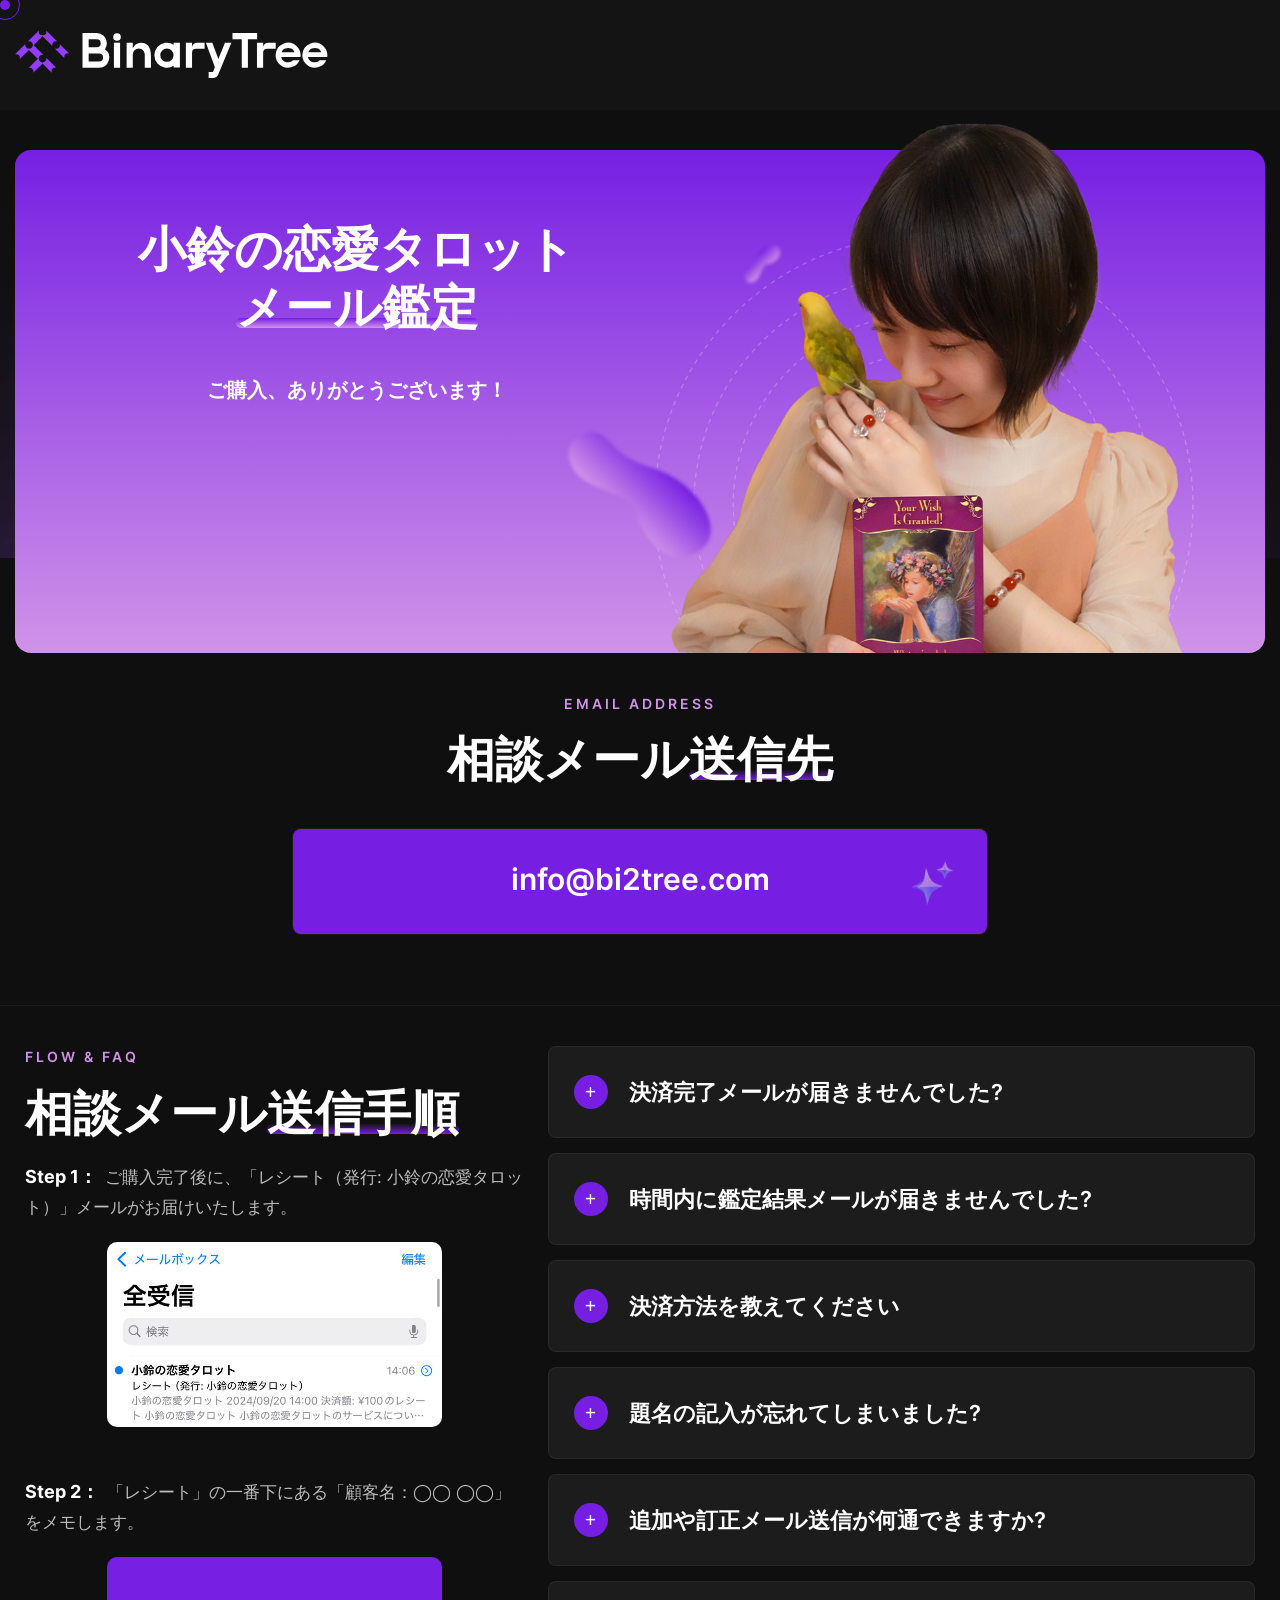
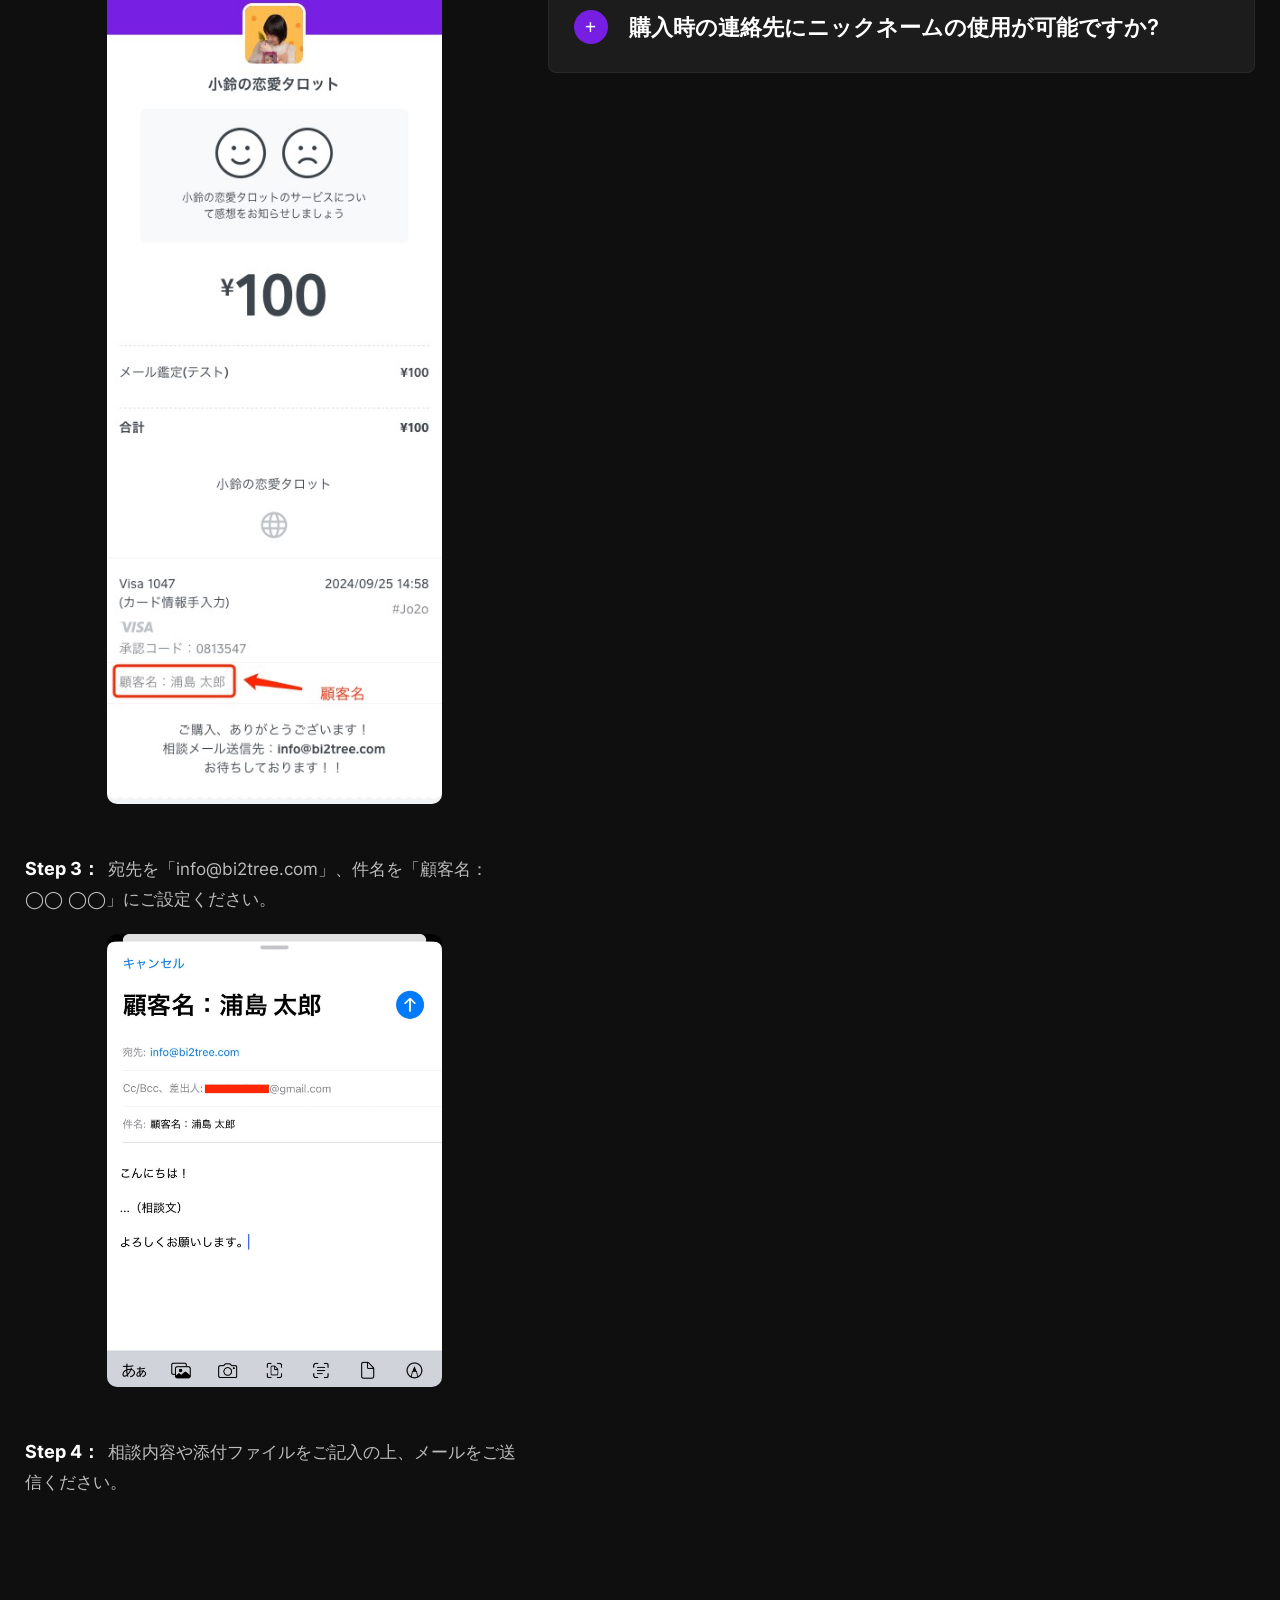
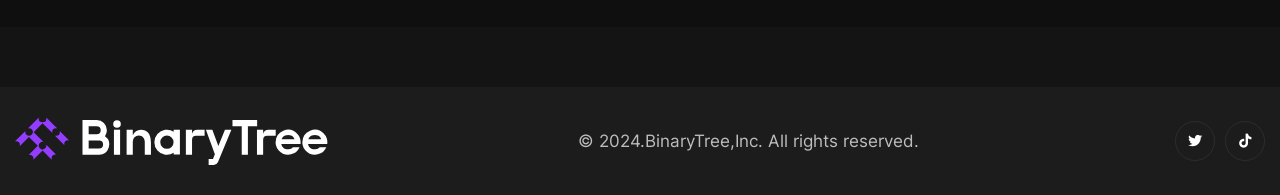
<file: done.html>
<!DOCTYPE html>
<html>
<head>
<meta charset="utf-8">
<title>小鈴の恋愛タロット | 片思い、復縁、複雑恋愛など占い鑑定</title>
<!-- Stylesheets -->
<link href="static/css/bootstrap.css" rel="stylesheet">
<link href="static/css/style.css" rel="stylesheet">
<link href="static/css/meanmenu.min.css" rel="stylesheet">
<link href="static/css/responsive.css" rel="stylesheet">
<link href="static/image/favicon.svg" type="image/svg+xml" rel="icon">
<link href="static/css/css2-Loraitalwght040005000600070016001700_swap.css" rel="stylesheet">
<link href="static/css/css2-Interwght300400500600700800900_swap.css" rel="stylesheet">




<!-- Responsive -->
<meta http-equiv="X-UA-Compatible" content="IE=edge">
<meta name="viewport" content="width=device-width, initial-scale=1.0, maximum-scale=1.0, user-scalable=0">

</head>

<body>

<div class="page-wrapper">
	
	<!-- Cursor -->
	<div class="cursor"></div>
	<div class="cursor-follower"></div>
	<!-- Cursor End -->
 	
	<!-- Preloader -->
	<div class="loader-wrap">
		<div class="preloader">
			<div class="preloader-close">x</div>
			<div id="handle-preloader" class="handle-preloader">
				<div class="animation-preloader">
					<div class="txt-loading">
						<span data-text-preloader="L" class="letters-loading">L</span>
						<span data-text-preloader="O" class="letters-loading">O</span>
						<span data-text-preloader="A" class="letters-loading">A</span>
						<span data-text-preloader="D" class="letters-loading">D</span>
						<span data-text-preloader="I" class="letters-loading">I</span>
						<span data-text-preloader="N" class="letters-loading">N</span>
						<span data-text-preloader="G" class="letters-loading">G</span>
					</div>
				</div>
			</div>
		</div>
	</div>
	<!-- Preloader End -->

	<!-- Main Header -->
	<header class="main-header header-style-one">

		<!-- Header Lower -->
		<div class="header-lower">
			<div class="auto-container">
				<div class="inner-container">
					<div class="d-flex justify-content-between align-items-center flex-wrap">
						<div class="logo-box">
							<div class="logo"><a href=""><img src="static/picture/logo.svg" alt="" title=""></a></div>
						</div>
					</div>
				</div>
			</div>
		</div>
		<!--End Header Lower-->

		<!-- Mobile Menu  -->
		<div class="mobile-menu">
			<div class="menu-backdrop"></div>
			<div class="close-btn"><span class="icon fa-solid fa-xmark fa-fw"></span></div>

			<nav class="menu-box">
				<div class="nav-logo"><a href=""><img src="static/picture/mobile-logo.svg" alt="" title=""></a></div>
			</nav>
		</div>
		<!-- End Mobile Menu -->

	</header>
	<!-- End Main Header -->

	<!-- CTA One -->
	<section class="page-title2 cta-one style-two">
		<div class="cta-one_shadow" style="background-image:url(static/image/cta-shadow.png)"></div>
		<div class="auto-container">
			<div class="inner-container">
				<div class="cta-icon_one" style="background-image:url(static/image/cta-icon-1.png)"></div>
				<div class="cta-icon_two" style="background-image:url(static/image/cta-icon-2.png)"></div>
<!--				<div class="cta-one_card">-->
<!--					<img src="static/picture/cta-card.png" alt="">-->
<!--				</div>-->
				<div class="row clearfix">
					<!-- Column -->
					<div class="cta-one_title-column col-lg-6 col-md-12 col-sm-12">
						<div class="cta-one_title-outer">
							<h2 class="cta-one_title">小鈴の恋愛タロット <span>メール鑑定</span></h2>
							<h4 class="cta-one_title_sub">ご購入、ありがとうございます！</h4>
						</div>
					</div>
					<!-- Column -->
					<div class="cta-one_image-column col-lg-6 col-md-12 col-sm-12">
						<div class="cta-one_image-outer">
							<div class="image">
								<img src="static/picture/kosuzu.png" alt="">
							</div>
						</div>
					</div>
				</div>
			</div>
		</div>
	</section>
	<!-- End CTA One -->
	<section class="price-three" style="padding: 40px 0 ;">
		<div class="auto-container">
			<div class="inner-container">
				<!-- Sec Title -->
				<div class="sec-title centered">
					<div class="sec-title_title">Email Address</div>
					<h2 class="sec-title_heading">相談メール<span>送信先</span></h2>
				</div>
				<div class="pricing-tabs tabs-box">
					<div class="tabs-content">

						<!-- Tab -->
						<div class="tab active-tab" id="prod-monthly">
							<div class="content">
								<div class="row clearfix" style="display: flex; justify-content: center;">
									<!-- Price Block One -->
									<div class="price-block_one active col-lg-12 col-md-12 col-sm-12" style="max-width: 720px;">
										<div class="price-block_one-inner" style="text-align: center;">
											<div class="price-one_stars" style="background-image:url(static/image/price-stars.png)"></div>
											<div class="price-block_one-title">info@bi2tree.com</div>
										</div>
									</div>

								</div>
							</div>
						</div>
					</div>

				</div>
			</div>
		</div>
	</section>

	<!-- Faq One -->
	<section class="faq-one style-three" style="padding-top: 40px">
		<div class="auto-container">
			<div class="row clearfix">

				<!-- Tab Column -->
				<div class="faq-one_title-column col-lg-5 col-md-12 col-sm-12">
					<div class="faq-one_title-outer">
						<!-- Sec Title -->
						<div class="sec-title">
							<div class="sec-title_title">flow & faq</div>
							<h2 class="sec-title_heading">相談メール<span>送信手順</span></h2>
							<div class="sec-title_text" style="max-width: 720px;">
								<div class="step">
									<b>Step 1：</b>ご購入完了後に、「レシート（発行: 小鈴の恋愛タロット）」メールがお届けいたします。<br>
									<div style="text-align: center"><img src="static/picture/mail.jpg"></div>
								</div>
								<div class="step">
									<b>Step 2：</b>「レシート」の一番下にある「顧客名：◯◯ ◯◯」をメモします。<br>
									<div style="text-align: center"><img src="static/picture/receipt.jpg"></div>
								</div>
								<div class="step">
									<b>Step 3：</b>宛先を「info@bi2tree.com」、件名を「顧客名：◯◯ ◯◯」にご設定ください。<br>
									<div style="text-align: center"><img src="static/picture/send.jpg"></div>
								</div>
								<div class="step"><b>Step 4：</b>相談内容や添付ファイルをご記入の上、メールをご送信ください。<br></div>
							</div>
						</div>
					</div>
				</div>

				<div class="faq-one_accordian-column col-lg-7 col-md-12 col-sm-12">
					<div class="faq-one_accordian-outer">

						<!-- Accordion Box -->
						<ul class="accordion-box_two">

							<!-- Block -->
							<li class="accordion block">
								<div class="acc-btn"><div class="icon-outer"><span class="icon icon-plus fa-solid fa-plus fa-fw"></span></div>決済完了メールが届きませんでした?</div>
								<div class="acc-content">
									<div class="content">
										<div class="text">決済する際に、メールアドレスが正しくご記入した場合に、決済完了後の10分以内に「レシート（発行: 小鈴の恋愛タロット）」のメールがお届きいたします。もし届いてない場合は、お手数ですが、info@bi2tree.comまでご連絡ください。</div>
									</div>
								</div>
							</li>

							<!-- Block -->
							<li class="accordion block">
								<div class="acc-btn"><div class="icon-outer"><span class="icon icon-plus fa-solid fa-plus fa-fw"></span></div>時間内に鑑定結果メールが届きませんでした?</div>
								<div class="acc-content">
									<div class="content">
										<div class="text">ご選択したプランの時間内に先生から鑑定結果を返信いたします。万が一時間超えてしまった場合、一部返金または全額返金いたします。</div>
									</div>
								</div>
							</li>

							<!-- Block -->
							<li class="accordion block">
								<div class="acc-btn"><div class="icon-outer"><span class="icon icon-plus fa-solid fa-plus fa-fw"></span></div>決済方法を教えてください</div>
								<div class="acc-content">
									<div class="content">
										<div class="text">クレジットカード（Visa/Mastercard/Amex/JCB/Diners Club/Discover）が対応されています</div>
									</div>
								</div>
							</li>

							<!-- Block -->
							<li class="accordion block">
								<div class="acc-btn"><div class="icon-outer"><span class="icon icon-plus fa-solid fa-plus fa-fw"></span></div>題名の記入が忘れてしまいました?</div>
								<div class="acc-content">
									<div class="content">
										<div class="text">相談文にご購入際に記入した顧客名がございましたら、基本的に問題ございません。または追って再送信ください。先生や運営側からの連絡がある場合もございます。</div>
									</div>
								</div>
							</li>

							<!-- Block -->
							<li class="accordion block">
								<div class="acc-btn"><div class="icon-outer"><span class="icon icon-plus fa-solid fa-plus fa-fw"></span></div>追加や訂正メール送信が何通できますか?</div>
								<div class="acc-content">
									<div class="content">
										<div class="text">同一鑑定であれば、何通でも構いませんが、鑑定内容が変わったら、合計質問数が20を超えたら、追加した相談内容に対する鑑定がお断りいたします。</div>
									</div>
								</div>
							</li>

							<!-- Block -->
							<li class="accordion block">
								<div class="acc-btn"><div class="icon-outer"><span class="icon icon-plus fa-solid fa-plus fa-fw"></span></div>購入時の連絡先にニックネームの使用が可能ですか?</div>
								<div class="acc-content">
									<div class="content">
										<div class="text">はい、可能です。決済完了後のレシートに、顧客情報としてご記入した内容が反映しますので、ニックネームや偽名でも構いません。</div>
									</div>
								</div>
							</li>

						</ul>

					</div>
				</div>

			</div>
		</div>
	</section>
	<!-- End Faq One -->

	<!-- Main Footer -->
	<footer class="main-footer" style="margin-top: 60px">
		<div class="footer_pattern" style="background-image: url(static/image/footer-pattern.png)"></div>
		<div class="footer-bottom">
			<div class="auto-container">
				<div class="inner-container d-flex justify-content-between align-items-center flex-wrap">
					<div class="footer-logo"><a href=""><img src="static/picture/logo.svg" alt="" title=""></a></div>
					<div class="footer-copyright">&copy; 2024.BinaryTree,Inc. All rights reserved.</div>
					<!-- Social Box -->
					<div class="footer-social_box">
						<!--						<a href="#"><i class="fa-brands fa-facebook-f"></i></a>-->
						<a href="#"><i class="fa-brands fa-twitter"></i></a>
						<a href="#"><i class="fa-brands fa-tiktok"></i></a>
						<!--						<a href="#"><i class="fa-brands fa-youtube"></i></a>-->
						<!--						<a href="#"><i class="fa-brands fa-instagram"></i></a>-->
					</div>
				</div>
			</div>
		</div>
	</footer>
	<!-- End Main Footer -->

</div>
<!-- End PageWrapper -->

<div class="progress-wrap">
	<svg class="progress-circle svg-content" width="100%" height="100%" viewbox="-1 -1 102 102">
		<path d="M50,1 a49,49 0 0,1 0,98 a49,49 0 0,1 0,-98"></path>
	</svg>
</div>

<script src="static/js/jquery.js"></script>
<script src="static/js/popper.min.js"></script>
<script src="static/js/bootstrap.min.js"></script>
<script src="static/js/appear.js"></script>
<script src="static/js/parallax.min.js"></script>
<script src="static/js/tilt.jquery.min.js"></script>
<script src="static/js/jquery.paroller.min.js"></script>
<script src="static/js/wow.js"></script>
<script src="static/js/swiper.min.js"></script>
<script src="static/js/backtotop.js"></script>
<script src="static/js/odometer.js"></script>
<script src="static/js/parallax-scroll.js"></script>

<script src="static/js/gsap.min.js"></script>
<script src="static/js/SplitText.min.js"></script>
<script src="static/js/ScrollTrigger.min.js"></script>
<script src="static/js/ScrollToPlugin.min.js"></script>
<script src="static/js/ScrollSmoother.min.js"></script>

<script src="static/js/touchspin.js"></script>
<script src="static/js/jquery.marquee.min.js"></script>
<script src="static/js/magnific-popup.min.js"></script>
<script src="static/js/nav-tool.js"></script>
<script src="static/js/jquery-ui.js"></script>
<script src="static/js/element-in-view.js"></script>
<script src="static/js/script.js"></script>

<!--[if lt IE 9]><script src="#"></script><![endif]-->
<!--[if lt IE 9]><script src="js/respond.js"></script><![endif]-->

</body>
</html>
</file>
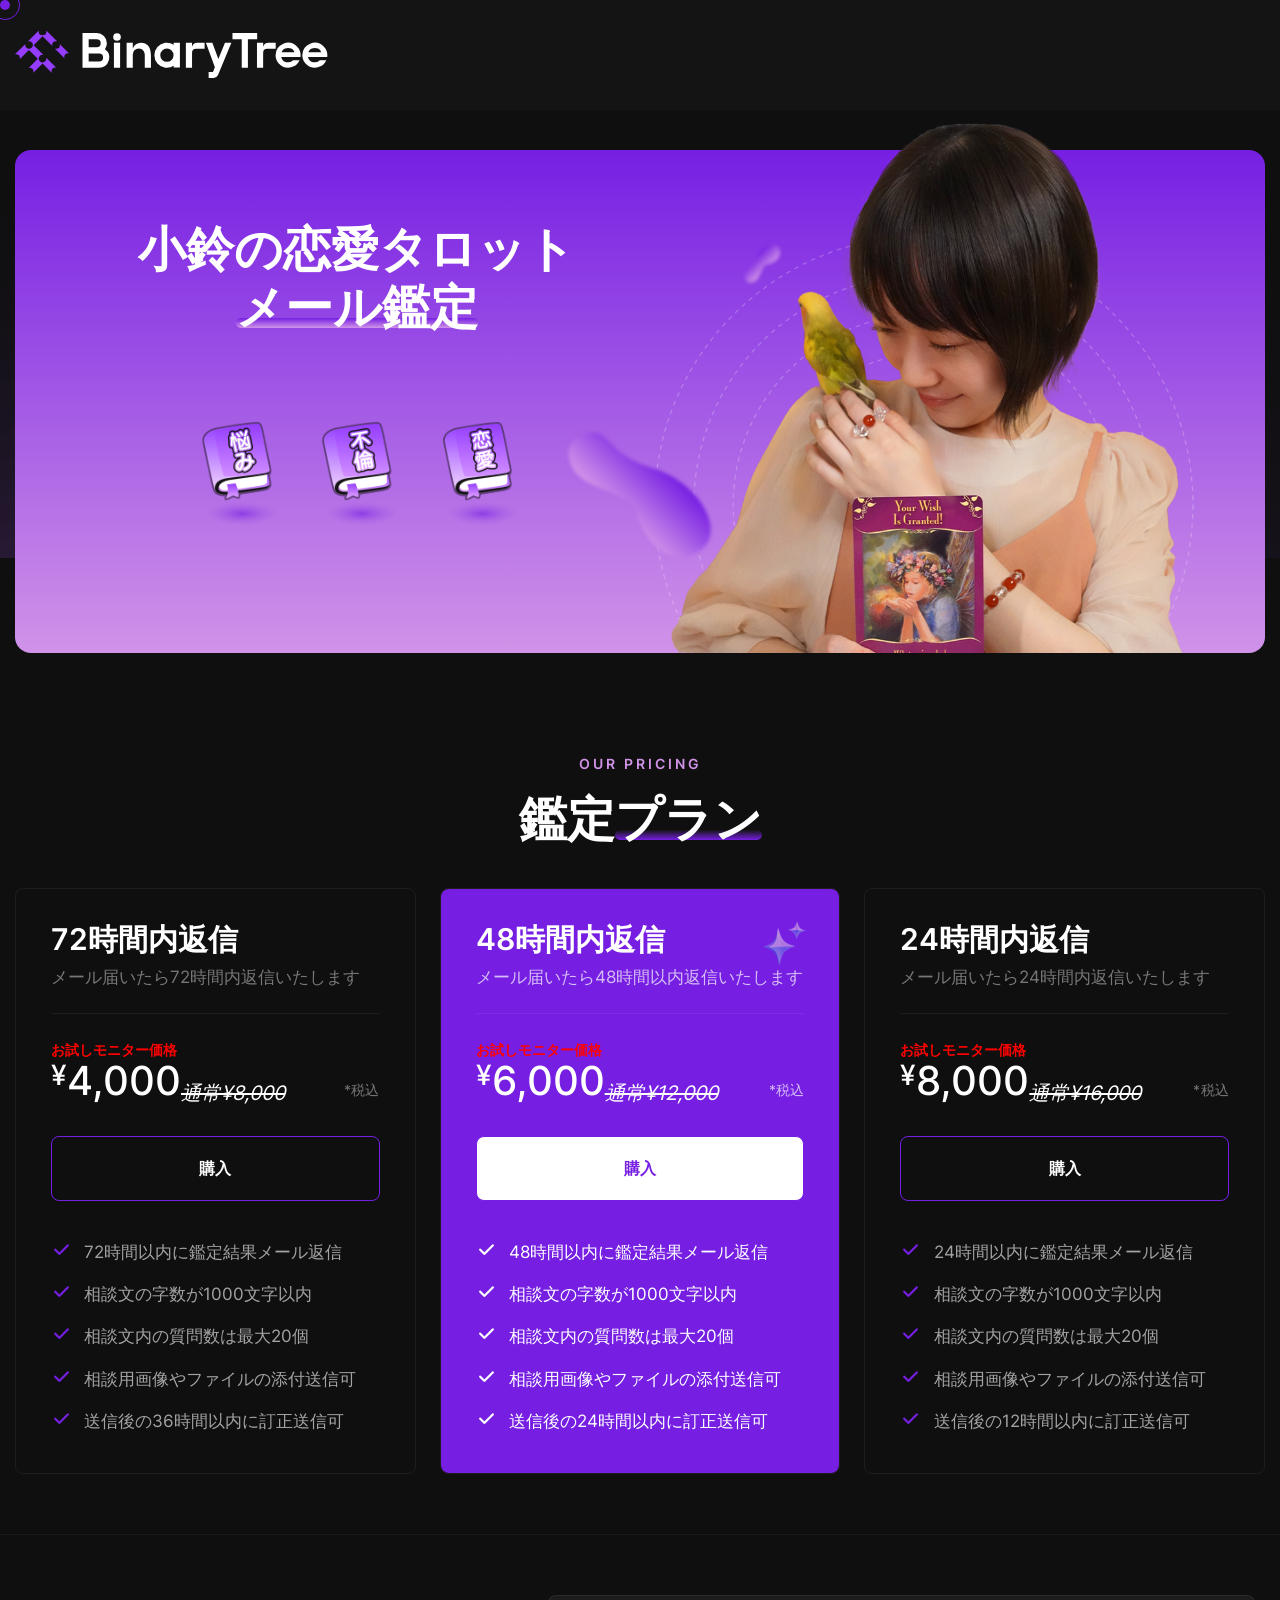
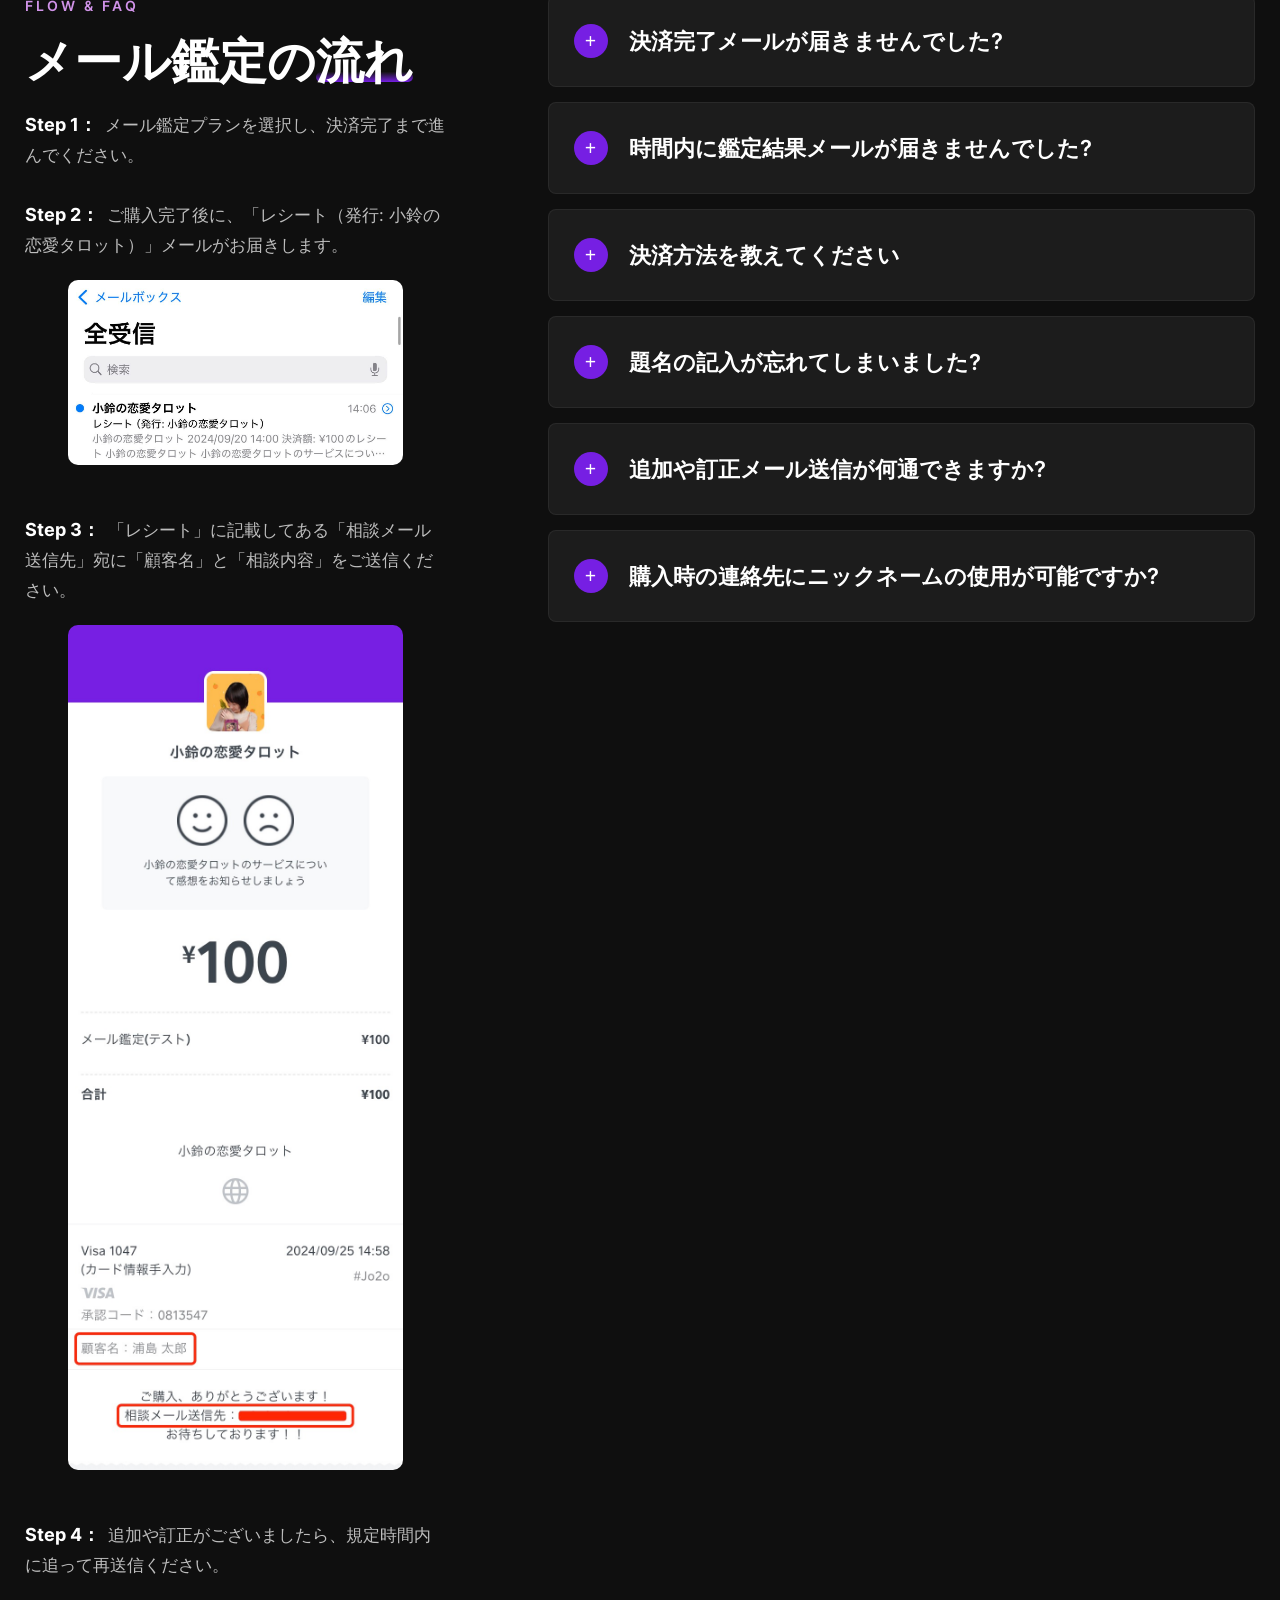
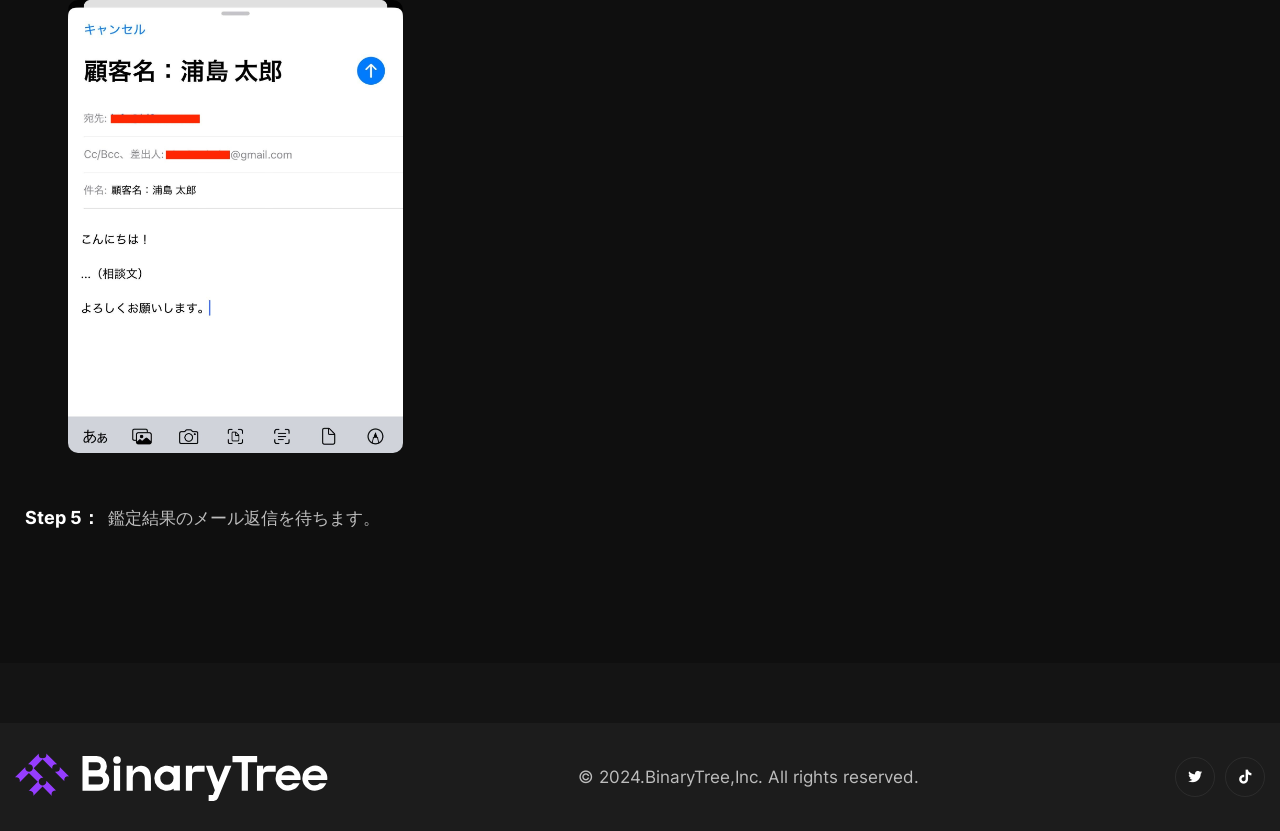
<file: kosuzu.html>
<!DOCTYPE html>
<html>
<head>
<meta charset="utf-8">
<title>小鈴の恋愛タロット | 片思い、復縁、複雑恋愛など占い鑑定</title>
<!-- Stylesheets -->
<link href="static/css/bootstrap.css" rel="stylesheet">
<link href="static/css/style.css" rel="stylesheet">
<link href="static/css/meanmenu.min.css" rel="stylesheet">
<link href="static/css/responsive.css" rel="stylesheet">
<link href="static/image/favicon.svg" type="image/svg+xml" rel="icon">
<link href="static/css/css2-Loraitalwght040005000600070016001700_swap.css" rel="stylesheet">
<link href="static/css/css2-Interwght300400500600700800900_swap.css" rel="stylesheet">




<!-- Responsive -->
<meta http-equiv="X-UA-Compatible" content="IE=edge">
<meta name="viewport" content="width=device-width, initial-scale=1.0, maximum-scale=1.0, user-scalable=0">

</head>

<body>

<div class="page-wrapper">
	
	<!-- Cursor -->
	<div class="cursor"></div>
	<div class="cursor-follower"></div>
	<!-- Cursor End -->
 	
	<!-- Preloader -->
	<div class="loader-wrap">
		<div class="preloader">
			<div class="preloader-close">x</div>
			<div id="handle-preloader" class="handle-preloader">
				<div class="animation-preloader">
					<div class="txt-loading">
						<span data-text-preloader="L" class="letters-loading">L</span>
						<span data-text-preloader="O" class="letters-loading">O</span>
						<span data-text-preloader="A" class="letters-loading">A</span>
						<span data-text-preloader="D" class="letters-loading">D</span>
						<span data-text-preloader="I" class="letters-loading">I</span>
						<span data-text-preloader="N" class="letters-loading">N</span>
						<span data-text-preloader="G" class="letters-loading">G</span>
					</div>
				</div>
			</div>
		</div>
	</div>
	<!-- Preloader End -->

	<!-- Main Header -->
	<header class="main-header header-style-one">

		<!-- Header Lower -->
		<div class="header-lower">
			<div class="auto-container">
				<div class="inner-container">
					<div class="d-flex justify-content-between align-items-center flex-wrap">
						<div class="logo-box">
							<div class="logo"><a href=""><img src="static/picture/logo.svg" alt="" title=""></a></div>
						</div>
					</div>
				</div>
			</div>
		</div>
		<!--End Header Lower-->

		<!-- Mobile Menu  -->
		<div class="mobile-menu">
			<div class="menu-backdrop"></div>
			<div class="close-btn"><span class="icon fa-solid fa-xmark fa-fw"></span></div>

			<nav class="menu-box">
				<div class="nav-logo"><a href=""><img src="static/picture/mobile-logo.svg" alt="" title=""></a></div>
			</nav>
		</div>
		<!-- End Mobile Menu -->

	</header>
	<!-- End Main Header -->

	<!-- CTA One -->
	<section class="page-title2 cta-one style-two">
		<div class="cta-one_shadow" style="background-image:url(static/image/cta-shadow.png)"></div>
		<div class="auto-container">
			<div class="inner-container">
				<div class="cta-icon_one" style="background-image:url(static/image/cta-icon-1.png)"></div>
				<div class="cta-icon_two" style="background-image:url(static/image/cta-icon-2.png)"></div>
<!--				<div class="cta-one_card">-->
<!--					<img src="static/picture/cta-card.png" alt="">-->
<!--				</div>-->
				<div class="row clearfix">
					<!-- Column -->
					<div class="cta-one_title-column col-lg-6 col-md-12 col-sm-12">
						<div class="cta-one_title-outer">
							<h2 class="cta-one_title">小鈴の恋愛タロット <span>メール鑑定</span></h2>
						</div>
						<div class="cta-one_cards">
							<div class="inline">
								<img src="static/picture/book1.png" alt="">
								<img src="static/picture/book2.png" alt="">
								<img src="static/picture/book3.png" alt="">
							</div>
						</div>
					</div>
					<!-- Column -->
					<div class="cta-one_image-column col-lg-6 col-md-12 col-sm-12">
						<div class="cta-one_image-outer">
							<div class="image">
								<img src="static/picture/kosuzu.png" alt="">
							</div>
						</div>
					</div>
				</div>
			</div>
		</div>
	</section>
	<!-- End CTA One -->

	<!-- Video One -->
<!--	<section class="video-one">-->
<!--		<div class="video-one_image">-->
<!--			<img src="static/picture/video-bg.jpg" alt="">-->
<!--			<a href="" class="lightbox-video video-one_play"><span class="fa-solid fa-play fa-fw"><i class="ripple"></i></span></a>-->
<!--		</div>-->
<!--	</section>-->
	<!-- End Video One -->

	<!-- Choose Three -->
<!--	<section class="choose-three">-->
<!--		<div class="auto-container">-->
<!--			<div class="inner-container">-->
<!--				<div class="row clearfix">-->

<!--					&lt;!&ndash; Counter Block One &ndash;&gt;-->
<!--					<div class="counter-block_one col-lg-4 col-md-6 col-sm-12">-->
<!--						<div class="counter-block_one-inner wow fadeInLeft" data-wow-delay="0ms" data-wow-duration="1500ms">-->
<!--							<div class="counter-block_one-icon fa-brands fa-instagram fa-fw"></div>-->
<!--							<div class="counter-block_one-count"><span class="odometer" data-count="8000"></span><i>+</i></div>-->
<!--							<div class="counter-block_one-text">More than 8,000 customers have experimented with Kafkai</div>-->
<!--						</div>-->
<!--					</div>-->

<!--					&lt;!&ndash; Counter Block One &ndash;&gt;-->
<!--					<div class="counter-block_one col-lg-4 col-md-6 col-sm-12">-->
<!--						<div class="counter-block_one-inner wow fadeInLeft" data-wow-delay="150ms" data-wow-duration="1500ms">-->
<!--							<div class="counter-block_one-icon fa-brands fa-instagram fa-fw"></div>-->
<!--							<div class="counter-block_one-count"><span class="odometer" data-count="500000"></span><i>+</i></div>-->
<!--							<div class="counter-block_one-text">More than 8,000 customers have experimented with Kafkai</div>-->
<!--						</div>-->
<!--					</div>-->

<!--					&lt;!&ndash; Counter Block One &ndash;&gt;-->
<!--					<div class="counter-block_one col-lg-4 col-md-6 col-sm-12">-->
<!--						<div class="counter-block_one-inner wow fadeInLeft" data-wow-delay="300ms" data-wow-duration="1500ms">-->
<!--							<div class="counter-block_one-icon fa-brands fa-instagram fa-fw"></div>-->
<!--							<div class="counter-block_one-count"><span class="odometer" data-count="200000"></span><i>+</i></div>-->
<!--							<div class="counter-block_one-text">More than 8,000 customers have experimented with Kafkai</div>-->
<!--						</div>-->
<!--					</div>-->

<!--				</div>-->
<!--			</div>-->
<!--		</div>-->
<!--	</section>-->
	<!-- End Choose Three -->

	<!-- Price Three -->
	<section class="price-three">
		<div class="auto-container">
			<div class="inner-container">
				<!-- Sec Title -->
				<div class="sec-title centered">
					<div class="sec-title_title">Our Pricing</div>
					<h2 class="sec-title_heading">鑑定<span>プラン</span></h2>
				</div>
				<div class="pricing-tabs tabs-box">
					
					<!--Tab Btns-->
<!--					<div class="buttons-outer">-->
<!--						<ul class="tab-buttons clearfix">-->
<!--							<li data-tab="#prod-monthly" class="tab-btn active-btn">Monthly</li>-->
<!--							<li data-tab="#prod-yearly" class="tab-btn">Yearly</li>-->
<!--						</ul>-->
<!--					</div>-->

					<!--Tabs Container-->
					<div class="tabs-content">
						
						<!-- Tab -->
						<div class="tab active-tab" id="prod-monthly">
							<div class="content">
								<div class="row clearfix">

									<!-- Price Block One -->
									<div class="price-block_one col-lg-4 col-md-6 col-sm-12">
										<div class="price-block_one-inner">
											<div class="price-block_one-title">72時間内返信</div>
											<div class="price-block_one-subtitle">メール届いたら72時間内返信いたします</div>
											<div class="price-block_one-content">
												<div style="color: red;font-weight: bold">お試しモニター価格</div>
												<div class="d-flex justify-content-between align-items-end flex-wrap">
													<div class="price-block_one-price">
														<sup>¥</sup>4,000<sub><del>通常¥8,000</del></sub>
													</div>
													<div class="price-block_one-text">*税込</div>
												</div>
												<div class="price-block_one-button">
													<!-- モニター価格 -->
													<a class="template-btn price-one_button" href="https://square.link/u/8hP8HuOD" target="_blank">購入</a>
													<!-- 通常価格 -->
<!--													<a class="template-btn price-one_button" href="https://square.link/u/krVIxl4O" target="_blank">購入</a>-->
												</div>
												<ul class="price-block_one-list">
													<li><i class="fa-solid fa-check fa-fw"></i>72時間以内に鑑定結果メール返信</li>
													<li><i class="fa-solid fa-check fa-fw"></i>相談文の字数が1000文字以内</li>
													<li><i class="fa-solid fa-check fa-fw"></i>相談文内の質問数は最大20個</li>
													<li><i class="fa-solid fa-check fa-fw"></i>相談用画像やファイルの添付送信可</li>
													<li><i class="fa-solid fa-check fa-fw"></i>送信後の36時間以内に訂正送信可</li>
												</ul>
											</div>
										</div>
									</div>

									<!-- Price Block One -->
									<div class="price-block_one active col-lg-4 col-md-6 col-sm-12">
										<div class="price-block_one-inner">
											<div class="price-one_stars" style="background-image:url(static/image/price-stars.png)"></div>
											<div class="price-block_one-title">48時間内返信</div>
											<div class="price-block_one-subtitle">メール届いたら48時間以内返信いたします</div>
											<div class="price-block_one-content">
												<div style="color: red;font-weight: bold">お試しモニター価格</div>
												<div class="d-flex justify-content-between align-items-end flex-wrap">
													<div class="price-block_one-price">
														<sup>¥</sup>6,000<sub><del>通常¥12,000</del></sub>
													</div>
													<div class="price-block_one-text">*税込</div>
												</div>
												<div class="price-block_one-button">
													<!-- モニター価格 -->
													<a class="template-btn price-one_button" href="https://square.link/u/5BOzsoMT" target="_blank">購入</a>
													<!-- 通常価格 -->
<!--													<a class="template-btn price-one_button" href="https://square.link/u/13qtgMQ1" target="_blank">購入</a>-->
												</div>
												<ul class="price-block_one-list">
													<li><i class="fa-solid fa-check fa-fw"></i>48時間以内に鑑定結果メール返信</li>
													<li><i class="fa-solid fa-check fa-fw"></i>相談文の字数が1000文字以内</li>
													<li><i class="fa-solid fa-check fa-fw"></i>相談文内の質問数は最大20個</li>
													<li><i class="fa-solid fa-check fa-fw"></i>相談用画像やファイルの添付送信可</li>
													<li><i class="fa-solid fa-check fa-fw"></i>送信後の24時間以内に訂正送信可</li>
												</ul>
											</div>
										</div>
									</div>

									<!-- Price Block One -->
									<div class="price-block_one col-lg-4 col-md-6 col-sm-12">
										<div class="price-block_one-inner">
											<div class="price-block_one-title">24時間内返信</div>
											<div class="price-block_one-subtitle">メール届いたら24時間内返信いたします</div>
											<div class="price-block_one-content">
												<div style="color: red;font-weight: bold">お試しモニター価格</div>
												<div class="d-flex justify-content-between align-items-end flex-wrap">
													<div class="price-block_one-price">
														<sup>¥</sup>8,000<sub><del>通常¥16,000</del></sub>
													</div>
													<div class="price-block_one-text">*税込</div>
												</div>
												<div class="price-block_one-button">
													<!-- モニター価格 -->
													<a class="template-btn price-one_button" href="https://square.link/u/J7qqFj1e" target="_blank">購入</a>
													<!-- 通常価格 -->
<!--													<a class="template-btn price-one_button" href="https://square.link/u/NRICuoHE" target="_blank">購入</a>-->
												</div>
												<ul class="price-block_one-list">
													<li><i class="fa-solid fa-check fa-fw"></i>24時間以内に鑑定結果メール返信</li>
													<li><i class="fa-solid fa-check fa-fw"></i>相談文の字数が1000文字以内</li>
													<li><i class="fa-solid fa-check fa-fw"></i>相談文内の質問数は最大20個</li>
													<li><i class="fa-solid fa-check fa-fw"></i>相談用画像やファイルの添付送信可</li>
													<li><i class="fa-solid fa-check fa-fw"></i>送信後の12時間以内に訂正送信可</li>
												</ul>
											</div>
										</div>
									</div>

								</div>
							</div>
						</div>
					</div>

				</div>
			</div>
		</div>
	</section>
	<!-- End Price Three -->

	<!-- Faq One -->
	<section class="faq-one style-three">
		<div class="auto-container">
			<div class="row clearfix">

				<!-- Tab Column -->
				<div class="faq-one_title-column col-lg-5 col-md-12 col-sm-12">
					<div class="faq-one_title-outer">
						<!-- Sec Title -->
						<div class="sec-title">
							<div class="sec-title_title">flow & faq</div>
							<h2 class="sec-title_heading">メール鑑定の<span>流れ</span></h2>
							<div class="sec-title_text">
								<div class="step"><b>Step 1：</b>メール鑑定プランを選択し、決済完了まで進んでください。<br></div>
								<div class="step">
									<b>Step 2：</b>ご購入完了後に、「レシート（発行: 小鈴の恋愛タロット）」メールがお届きします。
									<div style="text-align: center"><img src="static/picture/mail.jpg"></div>
								</div>
								<div class="step">
									<b>Step 3：</b>「レシート」に記載してある「相談メール送信先」宛に「顧客名」と「相談内容」をご送信ください。
									<div style="text-align: center"><img src="static/picture/receipt-before.jpg"></div>
								</div>
								<div class="step">
									<b>Step 4：</b>追加や訂正がございましたら、規定時間内に追って再送信ください。
									<div style="text-align: center"><img src="static/picture/send-before.jpg"></div>
								</div>
								<div class="step"><b>Step 5：</b>鑑定結果のメール返信を待ちます。</div>
							</div>
						</div>
					</div>
				</div>

				<!-- Accordian Column -->
				<div class="faq-one_accordian-column col-lg-7 col-md-12 col-sm-12">
					<div class="faq-one_accordian-outer">

						<!-- Accordion Box -->
						<ul class="accordion-box_two">
									
							<!-- Block -->
							<li class="accordion block">
								<div class="acc-btn"><div class="icon-outer"><span class="icon icon-plus fa-solid fa-plus fa-fw"></span></div>決済完了メールが届きませんでした?</div>
								<div class="acc-content">
									<div class="content">
										<div class="text">決済する際に、メールアドレスが正しくご記入した場合に、決済完了後の10分以内に「レシート（発行: 小鈴の恋愛タロット）」のメールがお届きいたします。もし届いてない場合は、お手数ですが、info@bi2tree.comまでご連絡ください。</div>
									</div>
								</div>
							</li>
										
							<!-- Block -->
							<li class="accordion block">
								<div class="acc-btn"><div class="icon-outer"><span class="icon icon-plus fa-solid fa-plus fa-fw"></span></div>時間内に鑑定結果メールが届きませんでした?</div>
								<div class="acc-content">
									<div class="content">
										<div class="text">ご選択したプランの時間内に先生から鑑定結果を返信いたします。万が一時間超えてしまった場合、一部返金または全額返金いたします。</div>
									</div>
								</div>
							</li>

							<!-- Block -->
							<li class="accordion block">
								<div class="acc-btn"><div class="icon-outer"><span class="icon icon-plus fa-solid fa-plus fa-fw"></span></div>決済方法を教えてください</div>
								<div class="acc-content">
									<div class="content">
										<div class="text">クレジットカード（Visa/Mastercard/Amex/JCB/Diners Club/Discover）が対応されています</div>
									</div>
								</div>
							</li>

							<!-- Block -->
							<li class="accordion block">
								<div class="acc-btn"><div class="icon-outer"><span class="icon icon-plus fa-solid fa-plus fa-fw"></span></div>題名の記入が忘れてしまいました?</div>
								<div class="acc-content">
									<div class="content">
										<div class="text">相談文にご購入際に記入した顧客名がございましたら、基本的に問題ございません。または追って再送信ください。先生や運営側からの連絡がある場合もございます。</div>
									</div>
								</div>
							</li>

							<!-- Block -->
							<li class="accordion block">
								<div class="acc-btn"><div class="icon-outer"><span class="icon icon-plus fa-solid fa-plus fa-fw"></span></div>追加や訂正メール送信が何通できますか?</div>
								<div class="acc-content">
									<div class="content">
										<div class="text">同一鑑定であれば、何通でも構いませんが、鑑定内容が変わったら、合計質問数が20を超えたら、追加した相談内容に対する鑑定がお断りいたします。</div>
									</div>
								</div>
							</li>

							<!-- Block -->
							<li class="accordion block">
								<div class="acc-btn"><div class="icon-outer"><span class="icon icon-plus fa-solid fa-plus fa-fw"></span></div>購入時の連絡先にニックネームの使用が可能ですか?</div>
								<div class="acc-content">
									<div class="content">
										<div class="text">はい、可能です。決済完了後のレシートに、顧客情報としてご記入した内容が反映しますので、ニックネームや偽名でも構いません。</div>
									</div>
								</div>
							</li>

						</ul>

					</div>
				</div>

			</div>
		</div>
	</section>
	<!-- End Faq One -->

	<!-- Main Footer -->
	<footer class="main-footer" style="margin-top: 60px">
		<div class="footer_pattern" style="background-image: url(static/image/footer-pattern.png)"></div>
		<div class="footer-bottom">
			<div class="auto-container">
				<div class="inner-container d-flex justify-content-between align-items-center flex-wrap">
					<div class="footer-logo"><a href=""><img src="static/picture/logo.svg" alt="" title=""></a></div>
					<div class="footer-copyright">&copy; 2024.BinaryTree,Inc. All rights reserved.</div>
					<!-- Social Box -->
					<div class="footer-social_box">
						<!--						<a href="#"><i class="fa-brands fa-facebook-f"></i></a>-->
						<a href="#"><i class="fa-brands fa-twitter"></i></a>
						<a href="#"><i class="fa-brands fa-tiktok"></i></a>
						<!--						<a href="#"><i class="fa-brands fa-youtube"></i></a>-->
						<!--						<a href="#"><i class="fa-brands fa-instagram"></i></a>-->
					</div>
				</div>
			</div>
		</div>
	</footer>
	<!-- End Main Footer -->

</div>
<!-- End PageWrapper -->

<div class="progress-wrap">
	<svg class="progress-circle svg-content" width="100%" height="100%" viewbox="-1 -1 102 102">
		<path d="M50,1 a49,49 0 0,1 0,98 a49,49 0 0,1 0,-98"></path>
	</svg>
</div>

<script src="static/js/jquery.js"></script>
<script src="static/js/popper.min.js"></script>
<script src="static/js/bootstrap.min.js"></script>
<script src="static/js/appear.js"></script>
<script src="static/js/parallax.min.js"></script>
<script src="static/js/tilt.jquery.min.js"></script>
<script src="static/js/jquery.paroller.min.js"></script>
<script src="static/js/wow.js"></script>
<script src="static/js/swiper.min.js"></script>
<script src="static/js/backtotop.js"></script>
<script src="static/js/odometer.js"></script>
<script src="static/js/parallax-scroll.js"></script>

<script src="static/js/gsap.min.js"></script>
<script src="static/js/SplitText.min.js"></script>
<script src="static/js/ScrollTrigger.min.js"></script>
<script src="static/js/ScrollToPlugin.min.js"></script>
<script src="static/js/ScrollSmoother.min.js"></script>

<script src="static/js/touchspin.js"></script>
<script src="static/js/jquery.marquee.min.js"></script>
<script src="static/js/magnific-popup.min.js"></script>
<script src="static/js/nav-tool.js"></script>
<script src="static/js/jquery-ui.js"></script>
<script src="static/js/element-in-view.js"></script>
<script src="static/js/script.js"></script>

<!--[if lt IE 9]><script src="#"></script><![endif]-->
<!--[if lt IE 9]><script src="js/respond.js"></script><![endif]-->

</body>
</html>
</file>
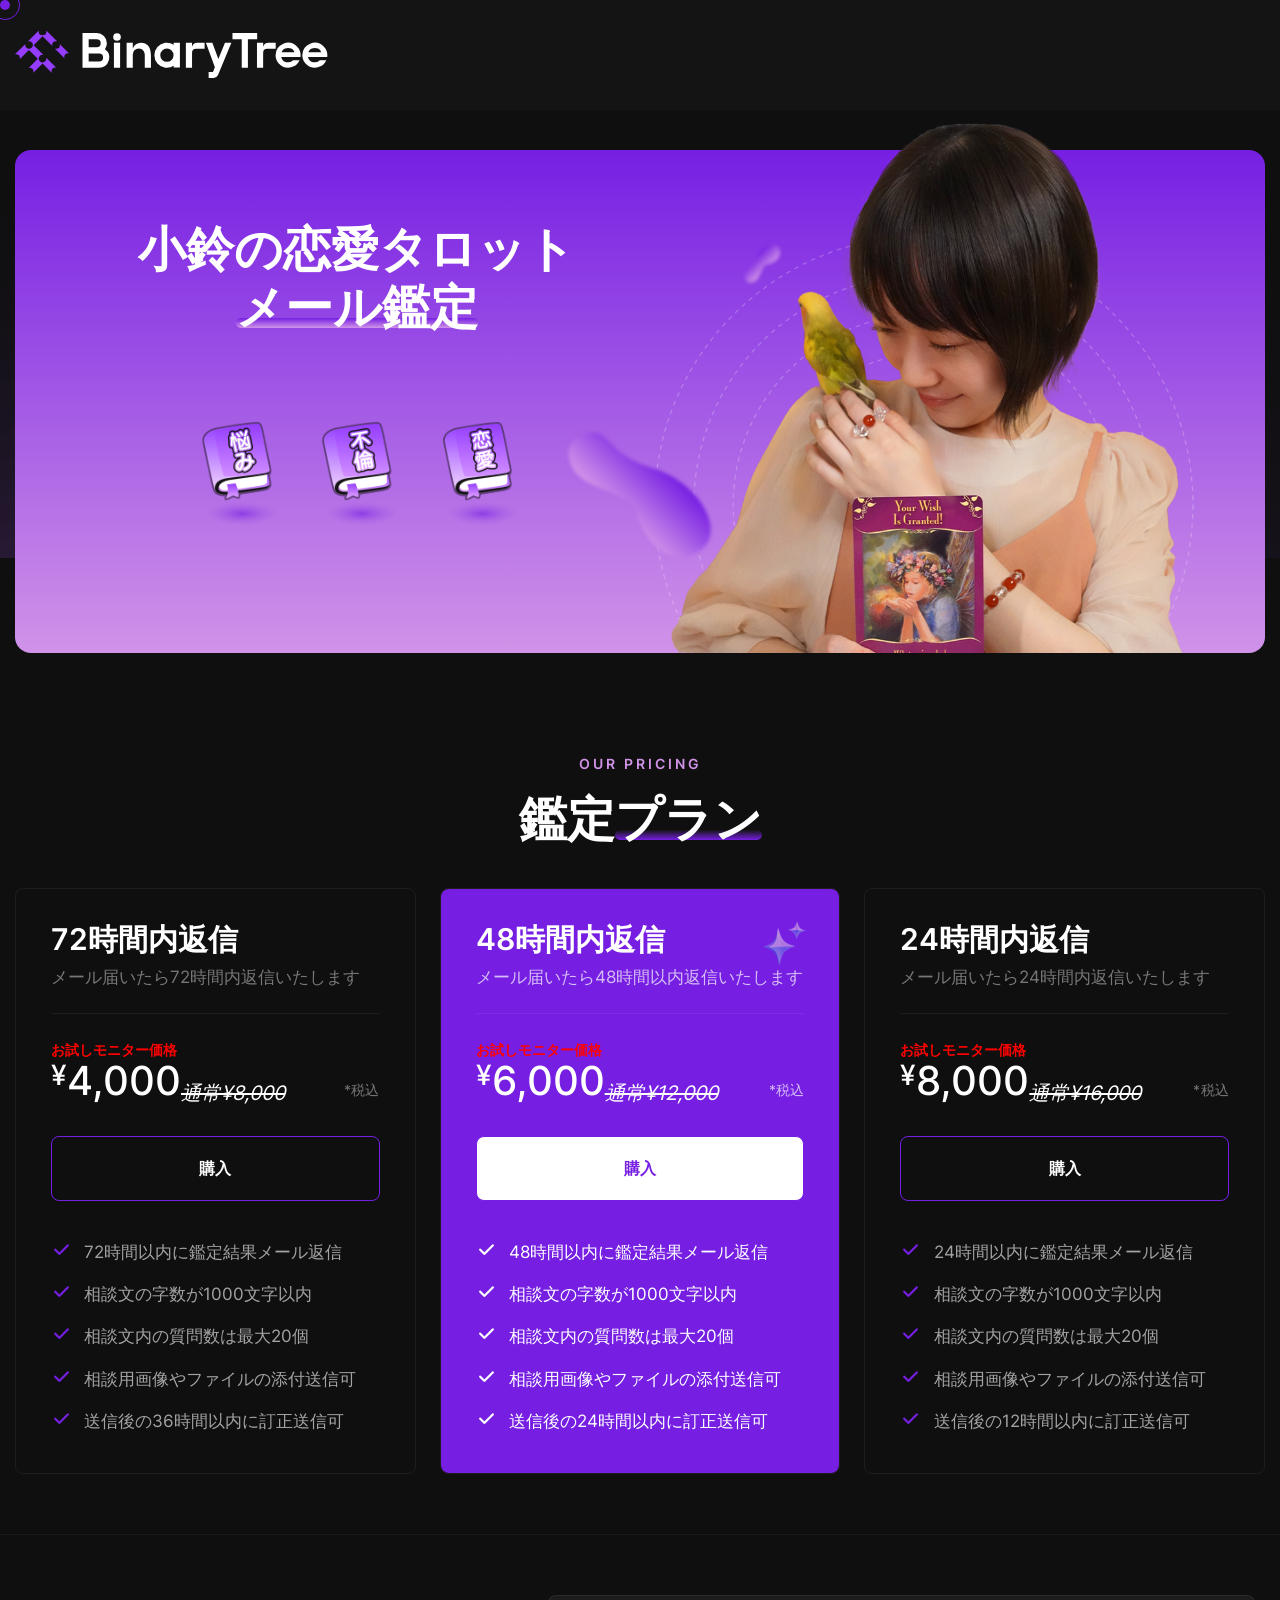
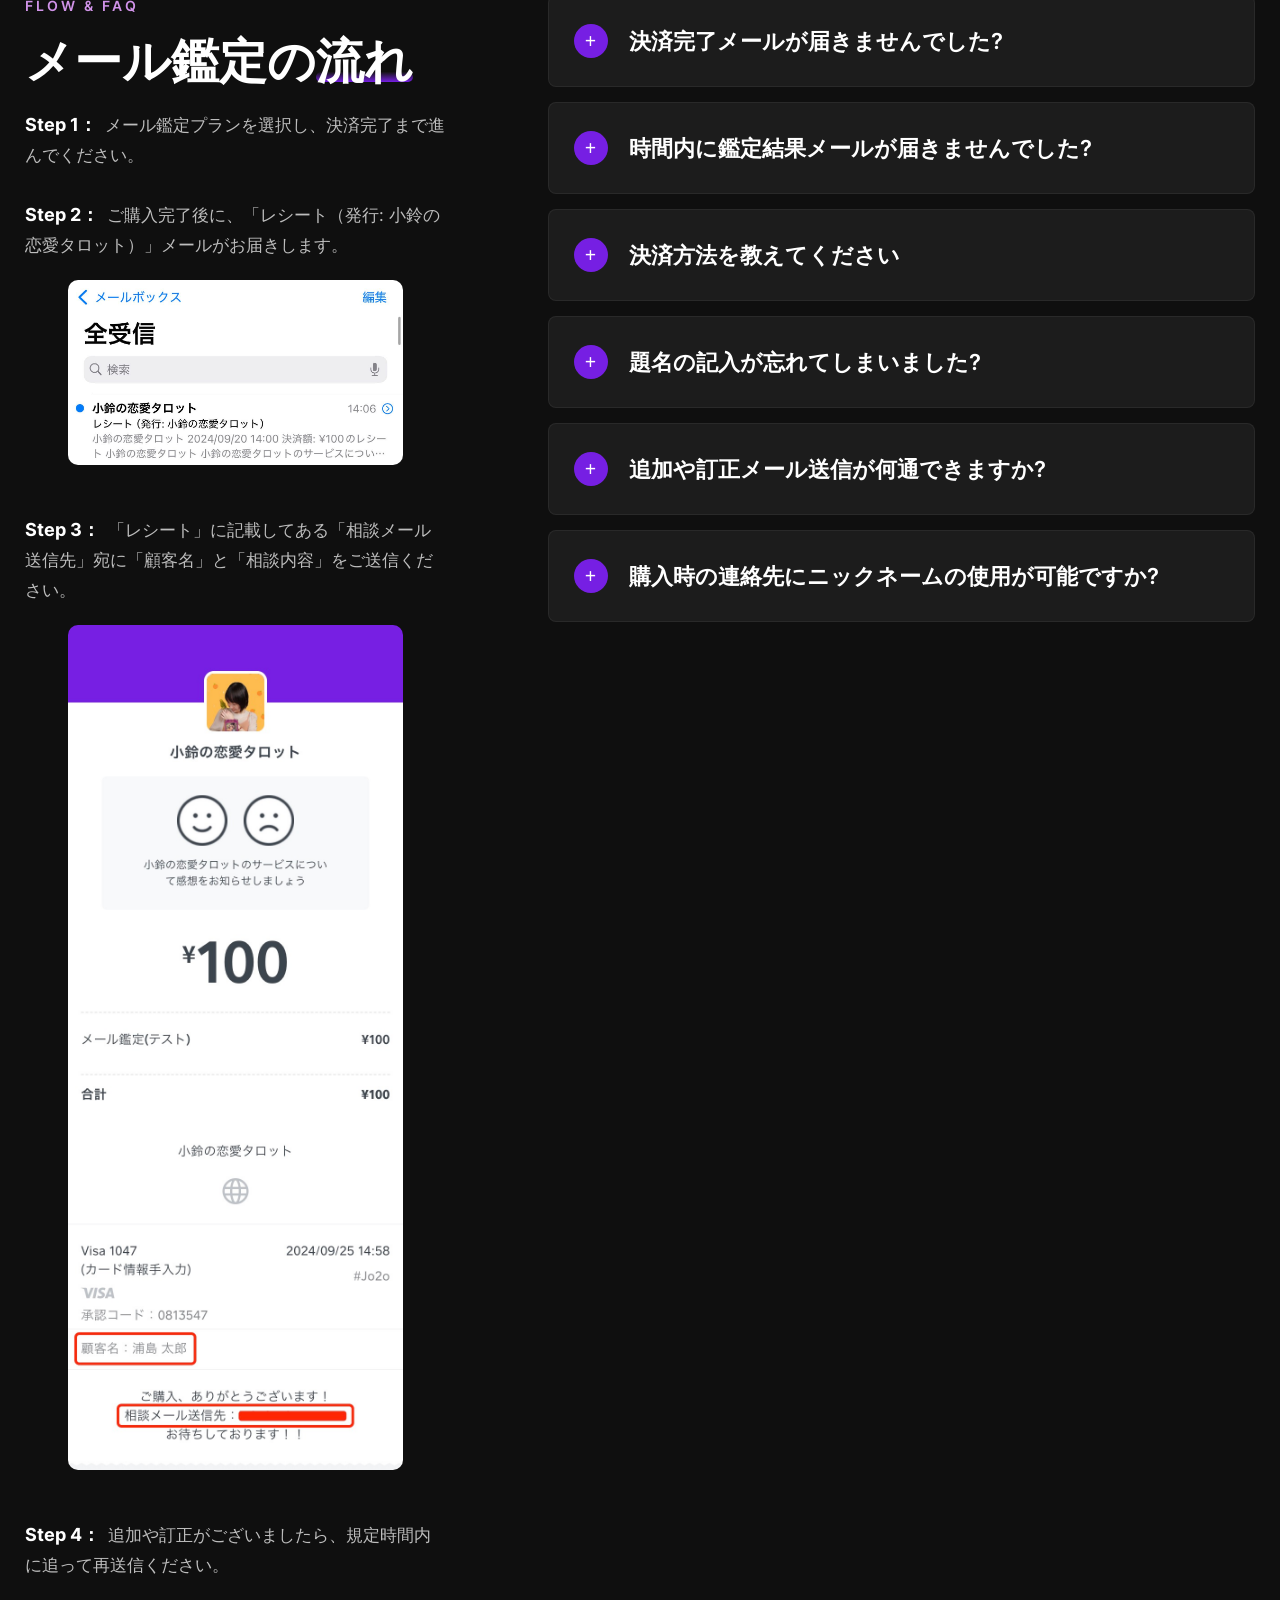
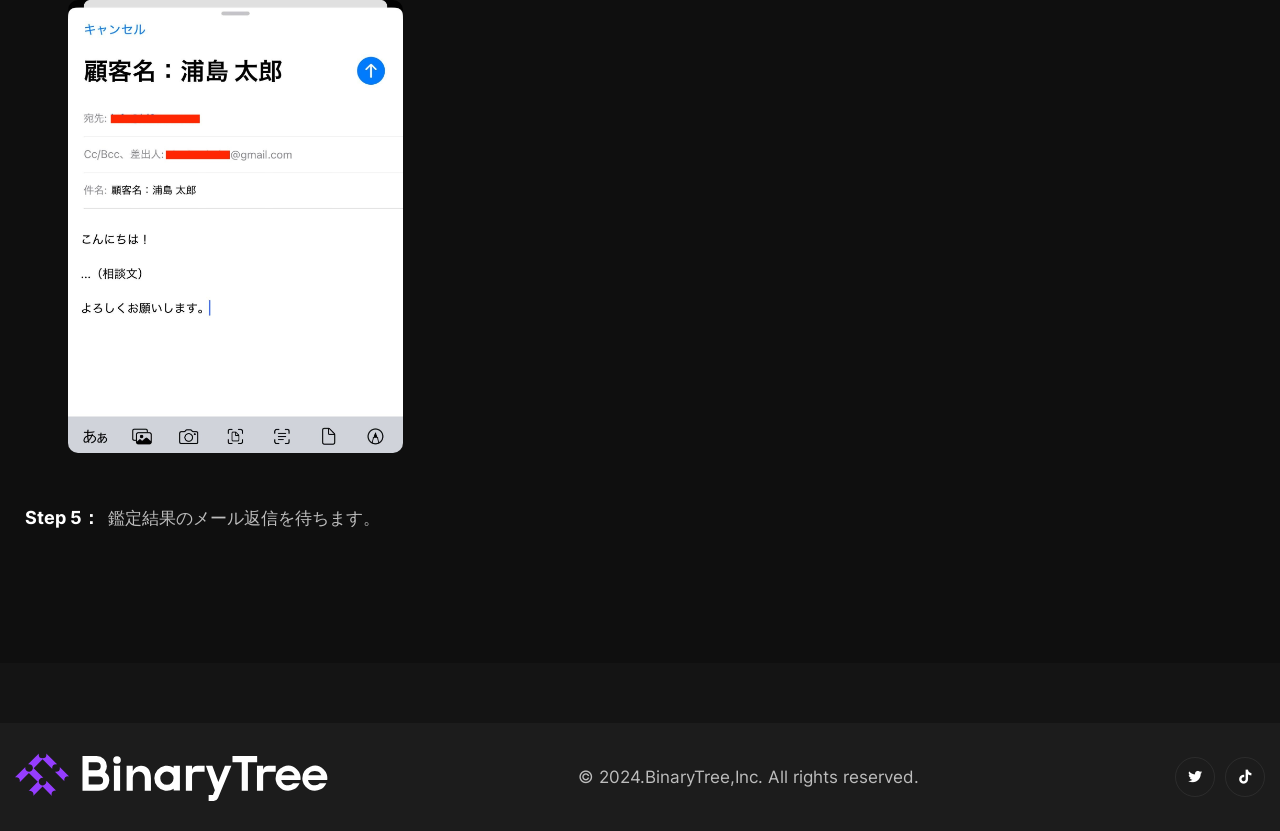
<file: del/kosuzu.html>
<!DOCTYPE html>
<html>
<head>
<meta charset="utf-8">
<!--<title>小鈴の恋愛タロット | 片思い、復縁、複雑恋愛など占い鑑定</title>-->
<!-- Stylesheets -->
<link href="../static/css/bootstrap.css" rel="stylesheet">
<link href="../static/css/style.css" rel="stylesheet">
<link href="../static/css/meanmenu.min.css" rel="stylesheet">
<link href="../static/css/responsive.css" rel="stylesheet">
<link href="../static/image/favicon.svg" type="image/svg+xml" rel="icon">
<link href="../static/css/css2-Loraitalwght040005000600070016001700_swap.css" rel="stylesheet">
<link href="../static/css/css2-Interwght300400500600700800900_swap.css" rel="stylesheet">




<!-- Responsive -->
<meta http-equiv="X-UA-Compatible" content="IE=edge">
<meta name="viewport" content="width=device-width, initial-scale=1.0, maximum-scale=1.0, user-scalable=0">

</head>

<body>

<div class="page-wrapper">
	
	<!-- Cursor -->
	<div class="cursor"></div>
	<div class="cursor-follower"></div>
	<!-- Cursor End -->
 	
	<!-- Preloader -->
	<div class="loader-wrap">
		<div class="preloader">
			<div class="preloader-close">x</div>
			<div id="handle-preloader" class="handle-preloader">
				<div class="animation-preloader">
					<div class="txt-loading">
						<span data-text-preloader="L" class="letters-loading">L</span>
						<span data-text-preloader="O" class="letters-loading">O</span>
						<span data-text-preloader="A" class="letters-loading">A</span>
						<span data-text-preloader="D" class="letters-loading">D</span>
						<span data-text-preloader="I" class="letters-loading">I</span>
						<span data-text-preloader="N" class="letters-loading">N</span>
						<span data-text-preloader="G" class="letters-loading">G</span>
					</div>
				</div>
			</div>
		</div>
	</div>
	<!-- Preloader End -->

	<!-- Main Header -->
	<header class="main-header header-style-one">

		<!-- Header Lower -->
		<div class="header-lower">
			<div class="auto-container">
				<div class="inner-container">
					<div class="d-flex justify-content-between align-items-center flex-wrap">
						<div class="logo-box">
							<div class="logo"><a href=""><img src="../static/picture/logo.svg" alt="" title=""></a></div>
						</div>
					</div>
				</div>
			</div>
		</div>
		<!--End Header Lower-->

		<!-- Mobile Menu  -->
		<div class="mobile-menu">
			<div class="menu-backdrop"></div>
			<div class="close-btn"><span class="icon fa-solid fa-xmark fa-fw"></span></div>

			<nav class="menu-box">
				<div class="nav-logo"><a href=""><img src="../static/picture/mobile-logo.svg" alt="" title=""></a></div>
			</nav>
		</div>
		<!-- End Mobile Menu -->

	</header>
	<!-- End Main Header -->

	<!-- CTA One -->
	<section class="page-title2 cta-one style-two">
		<div class="cta-one_shadow" style="background-image:url(../static/image/cta-shadow.png)"></div>
		<div class="auto-container">
			<div class="inner-container">
				<div class="cta-icon_one" style="background-image:url(../static/image/cta-icon-1.png)"></div>
				<div class="cta-icon_two" style="background-image:url(../static/image/cta-icon-2.png)"></div>
<!--				<div class="cta-one_card">-->
<!--					<img src="static/picture/cta-card.png" alt="">-->
<!--				</div>-->
				<div class="row clearfix">
					<!-- Column -->
					<div class="cta-one_title-column col-lg-6 col-md-12 col-sm-12">
						<div class="cta-one_title-outer">
							<h2 class="cta-one_title">小鈴の恋愛タロット <span>メール鑑定</span></h2>
						</div>
						<div class="cta-one_cards">
							<div class="inline">
								<img src="../static/picture/book1.png" alt="">
								<img src="../static/picture/book2.png" alt="">
								<img src="../static/picture/book3.png" alt="">
							</div>
						</div>
					</div>
					<!-- Column -->
					<div class="cta-one_image-column col-lg-6 col-md-12 col-sm-12">
						<div class="cta-one_image-outer">
							<div class="image">
								<img src="../static/picture/kosuzu.png" alt="">
							</div>
						</div>
					</div>
				</div>
			</div>
		</div>
	</section>
	<!-- End CTA One -->

	<!-- Price Three -->
	<section class="price-three">
		<div class="auto-container">
			<div class="inner-container">
				<!-- Sec Title -->
				<div class="sec-title centered">
					<div class="sec-title_title">Our Pricing</div>
					<h2 class="sec-title_heading">鑑定<span>プラン</span></h2>
				</div>
				<div class="pricing-tabs tabs-box">

					<!--Tabs Container-->
					<div class="tabs-content">
						
						<!-- Tab -->
						<div class="tab active-tab" id="prod-monthly">
							<div class="content">
								<div class="row clearfix">

									<!-- Price Block One -->
									<div class="price-block_one col-lg-4 col-md-6 col-sm-12">
										<div class="price-block_one-inner">
											<div class="price-block_one-title">72時間内返信</div>
											<div class="price-block_one-subtitle">メール届いたら72時間内返信いたします</div>
											<div class="price-block_one-content">
												<div style="color: red;font-weight: bold">お試しモニター価格</div>
												<div class="d-flex justify-content-between align-items-end flex-wrap">
													<div class="price-block_one-price">
														<sup>¥</sup>4,000<sub><del>通常¥8,000</del></sub>
													</div>
													<div class="price-block_one-text">*税込</div>
												</div>
												<div class="price-block_one-button">
													<!-- モニター価格 -->
													<a class="template-btn price-one_button" href="https://square.link/u/8hP8HuOD" target="_blank">購入</a>
													<!-- 通常価格 -->
<!--													<a class="template-btn price-one_button" href="https://square.link/u/krVIxl4O" target="_blank">購入</a>-->
												</div>
												<ul class="price-block_one-list">
													<li><i class="fa-solid fa-check fa-fw"></i>72時間以内に鑑定結果メール返信</li>
													<li><i class="fa-solid fa-check fa-fw"></i>相談文の字数が1000文字以内</li>
													<li><i class="fa-solid fa-check fa-fw"></i>相談文内の質問数は最大20個</li>
													<li><i class="fa-solid fa-check fa-fw"></i>相談用画像やファイルの添付送信可</li>
													<li><i class="fa-solid fa-check fa-fw"></i>送信後の36時間以内に訂正送信可</li>
												</ul>
											</div>
										</div>
									</div>

									<!-- Price Block One -->
									<div class="price-block_one active col-lg-4 col-md-6 col-sm-12">
										<div class="price-block_one-inner">
											<div class="price-one_stars" style="background-image:url(../static/image/price-stars.png)"></div>
											<div class="price-block_one-title">48時間内返信</div>
											<div class="price-block_one-subtitle">メール届いたら48時間以内返信いたします</div>
											<div class="price-block_one-content">
												<div style="color: red;font-weight: bold">お試しモニター価格</div>
												<div class="d-flex justify-content-between align-items-end flex-wrap">
													<div class="price-block_one-price">
														<sup>¥</sup>6,000<sub><del>通常¥12,000</del></sub>
													</div>
													<div class="price-block_one-text">*税込</div>
												</div>
												<div class="price-block_one-button">
													<!-- モニター価格 -->
													<a class="template-btn price-one_button" href="https://square.link/u/5BOzsoMT" target="_blank">購入</a>
													<!-- 通常価格 -->
<!--													<a class="template-btn price-one_button" href="https://square.link/u/13qtgMQ1" target="_blank">購入</a>-->
												</div>
												<ul class="price-block_one-list">
													<li><i class="fa-solid fa-check fa-fw"></i>48時間以内に鑑定結果メール返信</li>
													<li><i class="fa-solid fa-check fa-fw"></i>相談文の字数が1000文字以内</li>
													<li><i class="fa-solid fa-check fa-fw"></i>相談文内の質問数は最大20個</li>
													<li><i class="fa-solid fa-check fa-fw"></i>相談用画像やファイルの添付送信可</li>
													<li><i class="fa-solid fa-check fa-fw"></i>送信後の24時間以内に訂正送信可</li>
												</ul>
											</div>
										</div>
									</div>

									<!-- Price Block One -->
									<div class="price-block_one col-lg-4 col-md-6 col-sm-12">
										<div class="price-block_one-inner">
											<div class="price-block_one-title">24時間内返信</div>
											<div class="price-block_one-subtitle">メール届いたら24時間内返信いたします</div>
											<div class="price-block_one-content">
												<div style="color: red;font-weight: bold">お試しモニター価格</div>
												<div class="d-flex justify-content-between align-items-end flex-wrap">
													<div class="price-block_one-price">
														<sup>¥</sup>8,000<sub><del>通常¥16,000</del></sub>
													</div>
													<div class="price-block_one-text">*税込</div>
												</div>
												<div class="price-block_one-button">
													<!-- モニター価格 -->
													<a class="template-btn price-one_button" href="https://square.link/u/J7qqFj1e" target="_blank">購入</a>
													<!-- 通常価格 -->
<!--													<a class="template-btn price-one_button" href="https://square.link/u/NRICuoHE" target="_blank">購入</a>-->
												</div>
												<ul class="price-block_one-list">
													<li><i class="fa-solid fa-check fa-fw"></i>24時間以内に鑑定結果メール返信</li>
													<li><i class="fa-solid fa-check fa-fw"></i>相談文の字数が1000文字以内</li>
													<li><i class="fa-solid fa-check fa-fw"></i>相談文内の質問数は最大20個</li>
													<li><i class="fa-solid fa-check fa-fw"></i>相談用画像やファイルの添付送信可</li>
													<li><i class="fa-solid fa-check fa-fw"></i>送信後の12時間以内に訂正送信可</li>
												</ul>
											</div>
										</div>
									</div>

								</div>
							</div>
						</div>
					</div>

				</div>
			</div>
		</div>
	</section>
	<!-- End Price Three -->

	<!-- Faq One -->
	<section class="faq-one style-three">
		<div class="auto-container">
			<div class="row clearfix">

				<!-- Tab Column -->
				<div class="faq-one_title-column col-lg-5 col-md-12 col-sm-12">
					<div class="faq-one_title-outer">
						<!-- Sec Title -->
						<div class="sec-title">
							<div class="sec-title_title">flow & faq</div>
							<h2 class="sec-title_heading">メール鑑定の<span>流れ</span></h2>
							<div class="sec-title_text">
								<div class="step"><b>Step 1：</b>メール鑑定プランを選択し、決済完了まで進んでください。<br></div>
								<div class="step">
									<b>Step 2：</b>ご購入完了後に、「レシート（発行: 小鈴の恋愛タロット）」メールがお届きします。
									<div style="text-align: center"><img src="../static/picture/mail.jpg"></div>
								</div>
								<div class="step">
									<b>Step 3：</b>「レシート」に記載してある「相談メール送信先」宛に「顧客名」と「相談内容」をご送信ください。
									<div style="text-align: center"><img src="../static/picture/receipt-before.jpg"></div>
								</div>
								<div class="step">
									<b>Step 4：</b>追加や訂正がございましたら、規定時間内に追って再送信ください。
									<div style="text-align: center"><img src="../static/picture/send-before.jpg"></div>
								</div>
								<div class="step"><b>Step 5：</b>鑑定結果のメール返信を待ちます。</div>
							</div>
						</div>
					</div>
				</div>

				<!-- Accordian Column -->
				<div class="faq-one_accordian-column col-lg-7 col-md-12 col-sm-12">
					<div class="faq-one_accordian-outer">

						<!-- Accordion Box -->
						<ul class="accordion-box_two">
									
							<!-- Block -->
							<li class="accordion block">
								<div class="acc-btn"><div class="icon-outer"><span class="icon icon-plus fa-solid fa-plus fa-fw"></span></div>決済完了メールが届きませんでした?</div>
								<div class="acc-content">
									<div class="content">
										<div class="text">決済する際に、メールアドレスが正しくご記入した場合に、決済完了後の10分以内に「レシート（発行: 小鈴の恋愛タロット）」のメールがお届きいたします。もし届いてない場合は、お手数ですが、info@bi2tree.comまでご連絡ください。</div>
									</div>
								</div>
							</li>
										
							<!-- Block -->
							<li class="accordion block">
								<div class="acc-btn"><div class="icon-outer"><span class="icon icon-plus fa-solid fa-plus fa-fw"></span></div>時間内に鑑定結果メールが届きませんでした?</div>
								<div class="acc-content">
									<div class="content">
										<div class="text">ご選択したプランの時間内に先生から鑑定結果を返信いたします。万が一時間超えてしまった場合、一部返金または全額返金いたします。</div>
									</div>
								</div>
							</li>

							<!-- Block -->
							<li class="accordion block">
								<div class="acc-btn"><div class="icon-outer"><span class="icon icon-plus fa-solid fa-plus fa-fw"></span></div>決済方法を教えてください</div>
								<div class="acc-content">
									<div class="content">
										<div class="text">クレジットカード（Visa/Mastercard/Amex/JCB/Diners Club/Discover）が対応されています</div>
									</div>
								</div>
							</li>

							<!-- Block -->
							<li class="accordion block">
								<div class="acc-btn"><div class="icon-outer"><span class="icon icon-plus fa-solid fa-plus fa-fw"></span></div>題名の記入が忘れてしまいました?</div>
								<div class="acc-content">
									<div class="content">
										<div class="text">相談文にご購入際に記入した顧客名がございましたら、基本的に問題ございません。または追って再送信ください。先生や運営側からの連絡がある場合もございます。</div>
									</div>
								</div>
							</li>

							<!-- Block -->
							<li class="accordion block">
								<div class="acc-btn"><div class="icon-outer"><span class="icon icon-plus fa-solid fa-plus fa-fw"></span></div>追加や訂正メール送信が何通できますか?</div>
								<div class="acc-content">
									<div class="content">
										<div class="text">同一鑑定であれば、何通でも構いませんが、鑑定内容が変わったら、合計質問数が20を超えたら、追加した相談内容に対する鑑定がお断りいたします。</div>
									</div>
								</div>
							</li>

							<!-- Block -->
							<li class="accordion block">
								<div class="acc-btn"><div class="icon-outer"><span class="icon icon-plus fa-solid fa-plus fa-fw"></span></div>購入時の連絡先にニックネームの使用が可能ですか?</div>
								<div class="acc-content">
									<div class="content">
										<div class="text">はい、可能です。決済完了後のレシートに、顧客情報としてご記入した内容が反映しますので、ニックネームや偽名でも構いません。</div>
									</div>
								</div>
							</li>

						</ul>

					</div>
				</div>

			</div>
		</div>
	</section>
	<!-- End Faq One -->

	<!-- Main Footer -->
	<footer class="main-footer" style="margin-top: 60px">
		<div class="footer_pattern" style="background-image: url(../static/image/footer-pattern.png)"></div>
		<div class="footer-bottom">
			<div class="auto-container">
				<div class="inner-container d-flex justify-content-between align-items-center flex-wrap">
					<div class="footer-logo"><a href=""><img src="../static/picture/logo.svg" alt="" title=""></a></div>
					<div class="footer-copyright">&copy; 2024.BinaryTree,Inc. All rights reserved.</div>
					<!-- Social Box -->
					<div class="footer-social_box">
						<a href="#"><i class="fa-brands fa-twitter"></i></a>
						<a href="#"><i class="fa-brands fa-tiktok"></i></a>
					</div>
				</div>
			</div>
		</div>
	</footer>
	<!-- End Main Footer -->

</div>
<!-- End PageWrapper -->

<div class="progress-wrap">
	<svg class="progress-circle svg-content" width="100%" height="100%" viewbox="-1 -1 102 102">
		<path d="M50,1 a49,49 0 0,1 0,98 a49,49 0 0,1 0,-98"></path>
	</svg>
</div>

<script src="../static/js/jquery.js"></script>
<script src="../static/js/popper.min.js"></script>
<script src="../static/js/bootstrap.min.js"></script>
<script src="../static/js/appear.js"></script>
<script src="../static/js/parallax.min.js"></script>
<script src="../static/js/tilt.jquery.min.js"></script>
<script src="../static/js/jquery.paroller.min.js"></script>
<script src="../static/js/wow.js"></script>
<script src="../static/js/swiper.min.js"></script>
<script src="../static/js/backtotop.js"></script>
<script src="../static/js/odometer.js"></script>
<script src="../static/js/parallax-scroll.js"></script>

<script src="../static/js/gsap.min.js"></script>
<script src="../static/js/SplitText.min.js"></script>
<script src="../static/js/ScrollTrigger.min.js"></script>
<script src="../static/js/ScrollToPlugin.min.js"></script>
<script src="../static/js/ScrollSmoother.min.js"></script>

<script src="../static/js/touchspin.js"></script>
<script src="../static/js/jquery.marquee.min.js"></script>
<script src="../static/js/magnific-popup.min.js"></script>
<script src="../static/js/nav-tool.js"></script>
<script src="../static/js/jquery-ui.js"></script>
<script src="../static/js/element-in-view.js"></script>
<script src="../static/js/script.js"></script>

<!--[if lt IE 9]><script src="#"></script><![endif]-->
<!--[if lt IE 9]><script src="js/respond.js"></script><![endif]-->

</body>
</html>
</file>
<file: static/css/style.css>
/* Braine Digital Agency Business HTML-5 Template */

/************ TABLE OF CONTENTS ***************
1. Fonts
2. Reset
3. Global
4. Main Header / Two / Three
5. Slider One / Two
6. Services One
7. About One
8. Choose One / Two
9. Answer One
10. Testimonial One / Two / Three
11. Steps One
12. Price One / Two
13. Faq One / Two
14. Social One
15. News One / Two
16. CTA One / Two / Three / Four
17. Main Footer
18. Banner One
19. Assistance One
20. LiveChat One
21. Counter One
22. Conversation One
23. Clients One
24. Order One
25. Tools One
26. Price Two
27. Community One
28. Members One
29. Data One
30. Page Title
31. Story One
32. Value One
33. Team One
34. Login
35. Register
36. Forgot Password
37. Team Detail
38. Service Detail
39. Our Blog
40. Blog Widgets
41. Blog Classic
42. Blog Detail
43. Comments Form
44. Comments Box
45. Not Found
46. Contact Info
47. Contact Form
48. Map

**********************************************/

/* 

	font-family: 'Inter', sans-serif;

*/

/*** 

====================================================================
	Attachment Css Files
====================================================================

***/

@import url('global.css');
@import url('header.css');
@import url('footer.css');
@import url('animate.css');
@import url('jquery-ui.css');
@import url('swiper.min.css');
@import url('icomoon-style.css');
@import url('font-awesome.css');
@import url('custom-animate.css');
@import url('magnific-popup.css');
@import url('odometer-theme-default.css');
@import url('jquery.bootstrap-touchspin.css');

/*** 

====================================================================
	Main Slider
====================================================================

***/

.slider-one{
	position:relative;
}

.slider-one::before{
	position:absolute;
	content: '';
	left: 0px;
	right: 0px;
	bottom: 0px;
	height: 50px;
	z-index: 10;
	background-color: var(--color-two);
	clip-path: polygon(15% 60%, 100% 0, 100% 100%, 0 100%, 0 0);
}

.slider-one .swiper-slide{
	position:relative;
	overflow:hidden;
	padding:200px 0px 180px;
}

.slider-one_pattern{
	position: absolute;
	left: 0px;
	top: 0px;
	right: 0px;
	bottom: 0px;
	z-index: 1;
	background-position: bottom center;
}

.slider-one_pattern-two{
	position: absolute;
	left: 0px;
	z-index: 1;
	bottom: -550px;
	width: 848px;
	height: 1088px;
	background-position: bottom center;
}

.slider-one_pattern-three{
	position: absolute;
	left: -200px;
	top: 0px;
	width: 909px;
	height: 640px;
	background-position: bottom center;
}

.slider-one_pattern-four{
	position: absolute;
	right: 0px;
	top: 0px;
	width: 709px;
	height: 752px;
	background-repeat: no-repeat;
}

.slider-one_author{
	position: absolute;
	left: 30px;
	top: 30px;
	z-index: 1;
}

.slider-one_author i{
	position: relative;
	display: block;
}

.slider-one_author-name{
	position: relative;
	margin-top: 8px;
	font-size: 20px;
	font-weight: 600;
	color: var(--color-four);
}

.slider-one_author-text{
	position: relative;
	font-size: 16px;
	margin-top: 2px;
	font-weight: 400;
	color: var(--color-four);
}

.slider-one_icon{
	position: absolute;
	left: 5%;
	top: 42%;
	width: 36px;
	height: 37px;
}

.slider-one_icon-two{
	position: absolute;
	right: 7%;
	bottom: 30%;
	width: 36px;
	height: 37px;
}

.slider-one_content{
	position:relative;
	z-index: 2;
}

.slider-one_content-inner{
	position:relative;
	padding-top: 60px;
}

.slider-one_title{
	position: relative;
	font-size: 16px;
	font-weight: 500;
	padding: 10px 20px;
	border-radius: 5px;
	color: var(--main-color);
	transition:all 900ms ease;
	-moz-transition:all 900ms ease;
	-webkit-transition:all 900ms ease;
	-ms-transition:all 900ms ease;
	-o-transition:all 900ms ease;
	display: inline-block;
	transition: 1.3s cubic-bezier(0.5, 0.5, 0, 1);
    clip-path: polygon(0% 0%, 0% 0%, 0% 100%, 0% 100%);
	background-color: rgba(var(--main-color-rgb), 0.10);
}

.slider-one_title i{
	position: relative;
	margin-right: 10px;
}

.slider-one .swiper-slide-active .slider-one_title{
	-webkit-transition-delay: 500ms;
	-moz-transition-delay: 500ms;
	-ms-transition-delay: 500ms;
	-o-transition-delay: 500ms;
	transition-delay: 500ms;
	clip-path: polygon(0% 0%, 100% 0%, 100% 100%, 0% 100%);
}

.slider-one_heading{
	margin-top: 25px;
	margin-bottom:30px;
	color: var(--white-color);

	transition:all 900ms ease;
	-moz-transition:all 900ms ease;
	-webkit-transition:all 900ms ease;
	-ms-transition:all 900ms ease;
	-o-transition:all 900ms ease;
	transition: 1.3s cubic-bezier(0.5, 0.5, 0, 1);
    clip-path: polygon(0% 0%, 0% 0%, 0% 100%, 0% 100%);
}

.slider-one_heading span{
	position: relative;
	font-weight: 600;
	font-style: normal;
}

.slider-one_heading span::before{
	position: absolute;
	content: '';
	left: 0px;
	bottom: 12px;
	right: 0px;
	z-index: -1;
	height: 12px;
	border-radius: 50px;
	background: var(--main-color);
    background: linear-gradient(to top, var(--main-color) 0%, var(--color-two) 100%);
}

.slider-one .swiper-slide-active .slider-one_heading{
	-webkit-transition-delay: 800ms;
	-moz-transition-delay: 800ms;
	-ms-transition-delay: 800ms;
	-o-transition-delay: 800ms;
	transition-delay: 800ms;
	clip-path: polygon(0% 0%, 100% 0%, 100% 100%, 0% 100%);
}

.slider-one_text{
	position: relative;
	font-size: 17px;
	max-width: 600px;
	line-height: 27px;
	margin-bottom:35px;
	color: var(--color-three);

	transition:all 900ms ease;
	-moz-transition:all 900ms ease;
	-webkit-transition:all 900ms ease;
	-ms-transition:all 900ms ease;
	-o-transition:all 900ms ease;
	transition: 1.3s cubic-bezier(0.5, 0.5, 0, 1);
    clip-path: polygon(0% 0%, 0% 0%, 0% 100%, 0% 100%);
}

.slider-one .swiper-slide-active .slider-one_text{
	-webkit-transition-delay: 1100ms;
	-moz-transition-delay: 1100ms;
	-ms-transition-delay: 1100ms;
	-o-transition-delay: 1100ms;
	transition-delay: 1100ms;
	clip-path: polygon(0% 0%, 100% 0%, 100% 100%, 0% 100%);
}

.slider-one .slider-one_button{
	position: relative;
	gap: 25px;
	display:inline-block;
	transition:all 900ms ease;
	-moz-transition:all 900ms ease;
	-webkit-transition:all 900ms ease;
	-ms-transition:all 900ms ease;
	-o-transition:all 900ms ease;
	transition: 1.3s cubic-bezier(0.5, 0.5, 0, 1);
    clip-path: polygon(0% 0%, 0% 0%, 0% 100%, 0% 100%);
}

.slider-one .swiper-slide-active .slider-one_button{
	-webkit-transition-delay: 1400ms;
	-moz-transition-delay: 1400ms;
	-ms-transition-delay: 1400ms;
	-o-transition-delay: 1400ms;
	transition-delay: 1400ms;
	clip-path: polygon(0% 0%, 100% 0%, 100% 100%, 0% 100%);
}

.slider-one_video{
	position: relative;
}

.slider-one_video .play-box{
	position:relative;
}

.slider-one_video .play-box:hover .fa{
	color: var(--main-color);
	background-color: var(--white-color);
}

.slider-one_video .play-box .fa{
	position:relative;
	width:60px;
	height:60px;
	float:left;
	margin-top:3px;
	font-size:18px;
	line-height:60px;
	border-radius:50px;
	display:inline-block;
	color:var(--white-color);
	text-align:center !important;
	background-color: var(--main-color);
	transition:all 300ms ease;
	-moz-transition:all 300ms ease;
	-webkit-transition:all 300ms ease;
	-ms-transition:all 300ms ease;
	-o-transition:all 300ms ease;
}

.slider-one_image-column{
	position: relative;
}

.slider-one_image-outer{
	position: relative;
	padding-bottom: 100px;
}

.slider-one_image{
	position: relative;
	transition:all 900ms ease;
	-moz-transition:all 900ms ease;
	-webkit-transition:all 900ms ease;
	-ms-transition:all 900ms ease;
	-o-transition:all 900ms ease;
	transition: 1.3s cubic-bezier(0.5, 0.5, 0, 1);
    clip-path: polygon(0% 0%, 0% 0%, 0% 100%, 0% 100%);
}

.slider-one .swiper-slide-active .slider-one_image{
	-webkit-transition-delay: 700ms;
	-moz-transition-delay: 700ms;
	-ms-transition-delay: 700ms;
	-o-transition-delay: 700ms;
	transition-delay: 700ms;
	clip-path: polygon(0% 0%, 100% 0%, 100% 100%, 0% 100%);
}

.slider-one_graph{
	position: absolute;
	left: -100px;
	z-index: 1;
	bottom: 0px;
}

.slider-one_graph-title{
	position: absolute;
	left: 25px;
	top: 20px;
	font-size: 22px;
	font-weight: 600;
	line-height: 28px;
	color: var(--main-color);
}

.slider-one_graph-title span{
	position: relative;
	display: block;
	font-weight: 400;
	font-size: 17px;
}

.slider-one_graph-title sup{
	position: relative;
	display: inline-block;
}

.slider-one_graph-title i{
	position: relative;
	font-size: 12px;
}

.slider-one_percentage{
	position: absolute;
	right: -65px;
	top: 60px;
	z-index: 1;
	width: 145px;
	overflow: hidden;
	border-radius: 8px;
	padding: 10px 35px;
	-webkit-animation: icon-bounce 0.8s ease-out infinite;
    animation: icon-bounce 0.8s ease-out infinite;
}

.slider-one_percentage i{
	position: absolute;
	left: 10px;
	top: 30px;
	font-size: 20px;
	color: var(--main-color);
}

.slider-one_percentage::before{
	position: absolute;
	content: '';
	left: 0px;
	top: 0px;
	right: 0px;
	bottom: 0px;
	background: url(../image/percentage-bg.png);
	background-size: cover;
}

.slider-one_percentage .slider-one_percent{
	position: relative;
	font-weight: 700;
	font-size: 50px;
	line-height: 1em;
	color: var(--main-color);

	background-image: var(--base-gradient);
	-webkit-background-clip: text;
	-moz-background-clip: text;
	background-clip: text;
	-webkit-text-fill-color: transparent;
	--base-gradient: linear-gradient(to right, var(--main-color) 0%, var(--color-five) 100%);
}

.slider-one_percentage .slider-one_percent sub{
	position: relative;
	font-size: 20px;
	bottom: 5px;
	background-image: var(--base-gradient);
	-webkit-background-clip: text;
	-moz-background-clip: text;
	background-clip: text;
	-webkit-text-fill-color: transparent;
	--base-gradient: linear-gradient(to right, var(--color-five) 0%, var(--color-five) 100%);
}

.slider-one_percentage-text{
	position: relative;
	font-size: 16px;
	display: inline-block;

	background-image: var(--base-gradient);
	-webkit-background-clip: text;
	-moz-background-clip: text;
	background-clip: text;
	-webkit-text-fill-color: transparent;
	--base-gradient: linear-gradient(to right, var(--main-color) 0%, var(--color-five) 100%);
}

/*** 

====================================================================
	Services One
====================================================================

***/

.services-one{
	position: relative;
	z-index: 1;
	padding: 60px 0px 70px;
}

.services-one.style-two{
	padding-top: 100px;
}

.service-block_one{
	position: relative;
	margin-bottom: 30px;
}

.service-block_one-inner{
	position: relative;
	padding: 30px 30px;
	overflow: hidden;
	border-radius: 8px;
	background: rgba(var(--white-color-rgb), 0.10);
    background: linear-gradient(to bottom, rgba(var(--white-color-rgb), 0.10) 0%, var(--color-two) 100%);
}

.service-block_one-inner::before{
	position: absolute;
	content: '';
	left: 1px;
	top: 1px;
	right: 1px;
	bottom: 1px;
	overflow: hidden;
	border-radius: 8px;
	background: rgba(var(--color-seven-rgb), 1);
    background: linear-gradient(to bottom, rgba(var(--color-seven-rgb), 1) 0%, rgba(var(--white-color-rgb), 0) 100%);
}

.service-block_one-icon{
	position: relative;
	width: 70px;
	height: 70px;
	font-size: 32px;
	line-height: 76px;
	text-align: center;
	border-radius: 50px;
	display: inline-block;
	color: var(--main-color);
	display: inline-block;
	transition:all 500ms ease;
	-moz-transition:all 500ms ease;
	-webkit-transition:all 500ms ease;
	-ms-transition:all 500ms ease;
	-o-transition:all 500ms ease;
}

.service-block_one-icon::before{
	position: absolute;
	content: '';
	left: 0px;
	top: 0px;
	right: 0px;
	bottom: 0px;
	z-index: -1;
	opacity: 0.50;
	border-radius: 50px;
    background: var(--main-color);
    background: linear-gradient(to right, var(--main-color) 0%, var(--color-five) 100%);
}

.service-block_one-inner:hover .service-block_one-icon{
	color: var(--white-color);
	background-color: var(--main-color);
	transform: rotateY(180deg);
}

/* 容器样式，包含两张图片 */
.flip-container {
	width: 70px;
	height: 70px;
	perspective: 1000px; /* 设置3D视角 */
}

.flipper {
	position: relative;
	width: 100%;
	height: 100%;
	transition: transform 0.6s; /* 动画时长 */
	transform-style: preserve-3d; /* 保持3D效果 */
	-moz-transition:all 500ms ease;
	-webkit-transition:all 500ms ease;
	-ms-transition:all 500ms ease;
	-o-transition:all 500ms ease;
}

/* 鼠标悬停时触发翻转 */
.flip-container:hover .flipper {
	transform: rotateY(180deg); /* Y轴180度翻转 */
}

/* 前面和背面图片的通用样式 */
.front, .back {
	position: absolute;
	width: 100%;
	height: 100%;
	backface-visibility: hidden; /* 隐藏背面 */
}

/* 前面图片 */
.front {
	background-size: cover;
}

/* 背面图片 */
.back {
	background-size: cover;
	transform: rotateY(180deg); /* 背面默认翻转180度 */
}

.service-block_one-heading{
	position: relative;
	margin-top: 22px;
}

.service-block_one-heading a{
	position: relative;
	color: var(--white-color);
}

.service-block_one-heading a:hover{
	color: var(--main-color);
}

.service-block_one-text{
	position: relative;
	margin-top: 15px;
	font-size: 17px;
	line-height: 27px;
	margin-bottom: 25px;
	color: var(--color-six);
}

.service-block_one-text span{
	position: relative;
	color: var(--main-color);
}

.service-block_one-number{
	position: relative;
	font-size: 16px;
	opacity: 0.20;
	font-weight: 600;
	color: var(--white-color);
}

.service-block_one-join{
	position: relative;
	font-size: 16px;
	font-weight: 600;
	color: var(--white-color);
}

.service-block_one-join i{
	position: relative;
	font-size: 12px;
}

.service-block_one-join:hover{
	color: var(--main-color);
}

/* Service Block Two */

.service-block_two{
	position: relative;
}

.service-block_two-inner{
	position: relative;
	padding: 30px 30px;
	border-radius: 8px;
	overflow: hidden;
	min-height: 325px;
}

.service-block_two-inner::before{
	position: absolute;
	content: '';
	left: 0px;
	top: 0px;
	right: 0px;
	bottom: 0px;
	opacity: 0.50;
	background: rgba(var(--main-color-rgb), 1);
    background: linear-gradient(to bottom, rgba(var(--main-color-rgb), 1) 0%, rgba(var(--white-color-rgb), 0) 100%);
}

.service-block_two-icon{
	position: relative;
	margin-bottom: 25px;
}

.service-block_two-heading{
	position: relative;
	margin-bottom: 15px;
}

.service-block_two-heading a{
	position: relative;
	color: var(--white-color);
}

.service-block_two-text{
	position: relative;
	font-size: 17px;
	color: var(--color-six);
}

.service-block_two-button{
	position: relative;
	margin-top: 40px;
}

.service-block_two-sideicon{
	position: absolute;
	right: 0px;
	bottom: 0px;
	width: 148px;
	height: 102px;
}

/*** 

====================================================================
	About One
====================================================================

***/

.about-one{
	position: relative;
	padding: 100px 0px 70px;
}

.about-one .sec-title_title{
	color: #D093E8;
}

.about-one_icon{
	position: absolute;
	left: 5%;
	height: 95px;
	width: 125px;
	bottom: 15%;
	-webkit-animation: icon-bounce 0.8s ease-out infinite;
    animation: icon-bounce 0.8s ease-out infinite;
}

.about-one_icon-two{
	position: absolute;
	right: 10%;
	bottom: 16%;
	width: 43px;
	height: 45px;
}

.about-one_pattern{
	position: absolute;
	right: 0px;
	top: -250px;
	width: 709px;
	height: 1152px;
	background-position: right center;
	background-repeat: no-repeat;
}

.about-one_icon-three{
	position: absolute;
	left: 0px;
	top: 0px;
	bottom: 0px;
	right: -150px;
	background-position: center center;
	background-repeat: no-repeat;
}

.about-one_tab-column{
	position: relative;
	margin-bottom: 30px;
}

.about-one_content-column{
	position: relative;
	margin-bottom: 30px;
}

.about-one_content-outer{
	position: relative;
	padding-left: 0px;
	margin-left: 20px;
}

.about-one .sec-title{
	margin-bottom: 20px;
}

.about-one p{
	position: relative;
	font-size: 17px;
	line-height: 27px;
	margin-bottom: 15px;
	color: var(--color-three);
}

.about-one p span{
	position: relative;
	color: var(--main-color);
}

.about-one_options{
	position: relative;
	margin-top: 35px;
	display: flex;
	gap: 20px;
}

.about-one_rating-box{
	position: relative;
	font-size: 50px;
	display: flex;
	gap: 15px;
	font-weight: 600;
	color: var(--main-color);
	font-family: 'Lora', serif;
}

.about-one_rating{
	position: relative;
	color: #FCCA18;
	font-size: 14px;
}

.about-one_rating i{
	position: relative;
	display: block;
	font-size: 15px;
	font-weight: 400;
	color: var(--color-six);
	font-family: 'Inter', sans-serif;
}

/*** 

====================================================================
	Choose One
====================================================================

***/

.choose-one{
	position: relative;
}

.choose-one .auto-container{
	position: relative;
	max-width: 1650px;
}

.choose-one .inner-container{
	position: relative;
	border-radius: 10px;
	padding: 80px 160px 50px;
	background-color: var(--main-color);
}

.counter-block_one{
	position: relative;
	margin-bottom: 30px;
}

.counter-block_one-inner{
	position: relative;
	border-radius: 6px;
	padding: 40px 30px 38px;
	background-color: rgba(var(--white-color-rgb), 0.10);
}

.counter-block_one-inner:hover .counter-block_one-icon{
	animation: icon-bounce 0.8s ease-out;
    -webkit-animation: icon-bounce 0.8s ease-out;
}

.counter-block_one-icon{
	position: relative;
	line-height: 1em;
	font-size: 44px;
	color: var(--white-color);
}

.counter-block_one-count{
	position: relative;
	line-height: 1em;
	font-size: 44px;
	font-weight: 600;
	margin-top: 22px;
	color: var(--white-color);
}

.counter-block_one-text{
	position: relative;
	font-weight: 400;
	margin-top: 14px;
	font-size: 17px;
	line-height: 27px;
	color: var(--color-three);
}

/*** 

====================================================================
	Answer One
====================================================================

***/

.answer-one{
	position: relative;
	padding: 100px 0px 40px;
}

.answer-one .sec-title_title {
    color: #D093E8;
}

.answer-one_title-column{
	position: relative;
	margin-bottom: 30px;
}

.answer-one_title-outer{
	position: relative;
	padding-top: 45px;
	margin-right: -30px;
}

.answer-one_list{
	position: relative;
}

.answer-one_list li{
	position: relative;
	font-size: 17px;
	max-width: 470px;
	line-height: 27px;
	padding-left: 30px;
	margin-bottom: 15px;
	color: var(--color-six);
}

.answer-one_list li i{
	position: absolute;
	left: 0px;
	top: 4px;
	color: var(--main-color);
}

.answer-one_list li:last-child{
	margin-bottom: 0px;
}

.answer-one_button{
	position: relative;
	margin-top: 40px;
}

.answer-one_content-column{
	position: relative;
	margin-bottom: 30px;
}

.answer-one_content-outer{
	position: relative;
	padding-top: 40px;
	padding-right: 50px;
	padding-left: 55px;
	padding-bottom: 40px;
}

.answer-one_pattern{
	position: absolute;
	right: 0px;
	top: -110px;
	left: 0px;
	bottom: 0px;
	z-index: -1;
	background-position: right top;
	background-repeat: no-repeat;
}

/* Answer One Author */

.answer-one_author{
	position: relative;
	z-index: 1;
	margin-bottom: 15px;
}

.answer-one_author-inner{
	position: relative;
	min-height: 140px;
	padding-left: 140px;
	display: inline-block;
}

.answer-one_author-inner::before{
	position: absolute;
	content: '';
	left: 50px;
	top: 16px;
	right: -10px;
	bottom: 11px;
	border-radius: 8px;

	background: var(--color-two);
    background: linear-gradient(to left, rgba(var(--main-color-rgb), 0) 0%, rgba(var(--color-two-rgb), 0.10) 100%);

	border: 1px solid rgba(var(--black-color-rgb), 0.10);
}

.answer-one_author-image{
	position: absolute;
	left: 0px;
	top: 0px;
	width: 140px;
	height: 140px;
	z-index: 10;
	padding: 8px 8px;
	border-radius: 150px;
	background-color: rgba(var(--white-color-rgb), 0.05);
	border: 1px solid rgba(var(--white-color-rgb), 0.10);
}

.answer-one_author-image img{
	position: relative;
	width: 100%;
	display: block;
}

.answer-one_author-content{
	position: relative;
	margin-left: -30px;
	margin-top: 25px;
	border-radius: 8px;
	display: inline-block;
	padding: 20px 30px 20px 50px;
	background-color: var(--color-four);
}

.answer-one_author-text{
	position: relative;
	font-size: 17px;
	max-width: 400px;
	line-height: 27px;
	color: var(--color-three);
}

.answer-one_scroll-content_outer{
	position: relative;
	height: 242px;
	padding: 8px 8px;
	margin-left: 180px;
	margin-right: 20px;
}

.answer-one_scroll-content_outer::before{
	position: absolute;
	content: '';
	left: 0px;
	top: 0px;
	right: 0px;
	bottom: 0px;
	border-radius: 8px;

	background: var(--color-two);
    background: linear-gradient(to left, rgba(var(--main-color-rgb), 0) 0%, rgba(var(--color-two-rgb), 0.10) 100%);

	border: 1px solid rgba(var(--black-color-rgb), 0.10);
}

.answer-one_scroll-content{
	position: relative;
	height: 225px;
	overflow-y: auto;
	border-radius: 8px;
	padding: 25px 25px;
	background-color: var(--color-four);
}

.answer-one_scroll-content::before{
	position: absolute;
	content: '';
	left: 0px;
	top: 40%;
	right: 0px;
	height: 100%;
	z-index: 1;
	border-radius: 8px;
	background: rgba(var(--color-two-rgb), 1);
    background: linear-gradient(to top, rgba(var(--color-two-rgb), 1) 0%, rgba(var(--white-color-rgb), 0) 100%);
}

.answer-one_scroll-content .title{
	position: relative;
	font-size: 15px;
	margin-bottom: 15px;
	color: var(--color-three);
}

.answer-one_scroll-content .text{
	position: relative;
	padding-left: 35px;
}

.answer-one_scroll-content .text .icon{
	position: absolute;
	left: 0px;
	top: 3px;
	font-size: 20px;
	line-height: 1em;
	color: var(--main-color);
}

.answer-one_scroll-content .text p{
	position: relative;
	font-size: 17px;
	line-height: 27px;
	margin-bottom: 15px;
	color: var(--color-three);
}

.answer-one_icon{
	position: absolute;
	right: -25px;
	top: 40px;
	z-index: 1;
	border-radius: 50%;
	display: inline-block;
	background-color: var(--main-color);
	-webkit-animation: icon-bounce 0.8s ease-out infinite;
    animation: icon-bounce 0.8s ease-out infinite;
}

/* Search Widget */

.answer-search_box{
	margin-top: 35px;
	margin-left: 180px;
	margin-right: 20px;
}

.answer-search_box .form-group{
	position:relative;
	margin:var(--margin-zero);
}

.answer-search_box .form-group .search-icon{
	position:absolute;
	left: 20px;
	top: 20px;
	z-index: 1;
	font-size: 20px;
	line-height: 1em;
	color: var(--color-two);
}

.answer-search_box .form-group input:focus + button{
	color: var(--white-color);
	background-color: var(--main-color);
}

.answer-search_box .form-group input[type="text"],
.answer-search_box .form-group input[type="search"]{
	position:relative;
	line-height:28px;
	font-size:17px;
	background:none;
	display:block;
	width:100%;
	height:60px;
	border-radius:8px;
	color:var(--black-color);
	padding:10px 50px 10px 60px;
	transition:all 500ms ease;
	-moz-transition:all 500ms ease;
	-webkit-transition:all 500ms ease;
	-ms-transition:all 500ms ease;
	-o-transition:all 500ms ease;
	border:1px solid rgba(var(--black-color-rgb), 0.10);
	background-color: #e4d5e4;
}

.answer-search_box .form-group input::placeholder,
.answer-search_box .form-group textarea::placeholder{
	color:var(--black-color);
}

.answer-search_box .form-group button{
	position:absolute;
	right:5px;
	top:5px;
	bottom: 5px;
	width:60px;
	display:block;
	cursor:pointer;
	line-height:50px;
	font-weight:normal;
	border-radius:0px;
	font-size:24px;
	background: none;
	border-radius: 5px;
	color:var(--color-two);
	transition:all 500ms ease;
	-moz-transition:all 500ms ease;
	-webkit-transition:all 500ms ease;
	-ms-transition:all 500ms ease;
	-o-transition:all 500ms ease;
}

.answer-search_box .form-group button:hover{
	background-color:var(--main-color);
	color:var(--white-color);
}

/*** 

====================================================================
	Testimonial One
====================================================================

***/

.testimonial-one{
	position: relative;
}

.testimonial-one .sec-title_title {
    color: #D093E8;
}

.testimonial-one .auto-container{
	position: relative;
	max-width: 1650px;
}

.testimonial-one .inner-container{
	position: relative;
	border-radius: 10px;
	padding: 100px 120px 100px;
	background-position: center center;
	background-repeat: no-repeat;
	background-color: var(--color-seven);
}

.testimonial-block_one{
	position: relative;
	margin-bottom: 30px;
}

.testimonial-block_one-inner{
	position: relative;
	padding: 40px 30px;
	overflow: hidden;
	border-radius: 8px;
	background: rgba(var(--white-color-rgb), 0.05);
    background: linear-gradient(to bottom, rgba(var(--white-color-rgb), 0.05) 0%, var(--color-seven) 100%);
}

.testimonial-block_one-inner::before{
	position: absolute;
	content: '';
	left: 1px;
	top: 1px;
	right: 1px;
	bottom: 1px;
	border-radius: 8px;
	background-color: var(--color-seven);
}

.testimonial-block_one-rating{
	position: relative;
	color: #FCCA18;
    font-size: 14px;
}

.testimonial-block_one-text{
	position: relative;
	margin-top: 25px;
	font-size: 22px;
	line-height: 32px;
	color: var(--color-six);
}

.testimonial-block_one-text span{
	color: var(--main-color);
}

.testimonial-block_one-author_box{
	position: relative;
	margin-top: 40px;
	font-size: 20px;
	padding-top: 7px;
	align-items: center;
	padding-left: 80px;
	display: inline-block;
	color: var(--white-color);
}

.testimonial-block_one-author-image{
	position: absolute;
	left: 0px;
	top: 0px;
	width: 60px;
	height: 60px;
	border-radius: 150px;
	overflow: hidden;
}

.testimonial-block_one-author_box span{
	position: relative;
	display: block;
	font-size: 16px;
	margin-top: 6px;
	color: var(--color-six);
}

.testimonial-one .three-item_carousel-pagination{
	position: relative;
	z-index: 10;
	margin-top: 30px;
	text-align: center;
}

.testimonial-one .swiper-pagination-bullet{
	position: relative;
	width: 12px;
	height: 12px;
	opacity: 1;
	border-radius: 50px;
	margin: 0px 6px !important;
	transition:all 300ms ease;
	-moz-transition:all 300ms ease;
	-webkit-transition:all 300ms ease;
	-ms-transition:all 300ms ease;
	-o-transition:all 300ms ease;
	background: none;
	border:1px solid rgba(var(--white-color-rgb), 0.60);
}

.testimonial-one .swiper-pagination-bullet:hover,
.testimonial-one .swiper-pagination-bullet.swiper-pagination-bullet-active{
	opacity: 1;
	border-color:var(--main-color);
	background-color: rgba(var(--main-color-rgb), 1);
}

/*** 

====================================================================
	Steps One
====================================================================

***/

.steps-one{
	position: relative;
	z-index: 2;
	padding: 110px 0px 70px;
}

.steps-one .sec-title_title {
    color: #D093E8;
}

.steps-one_bg{
	position: absolute;
	left: 0px;
	top: 0px;
	right: 0px;
	bottom: 0px;
	background-position: center center;
	background-repeat: no-repeat;
}

.steps-one_icon{
	position: absolute;
	left: 20%;
	bottom: 15%;
	width: 43px;
	height: 45px;
}

.steps-one .inner-container{
	position: relative;
}

.steps-one .circle-layer{
	position: absolute;
	left: 150px;
	top: 150px;
	width: 930px;
	height: 930px;
	border-radius: 50%;
	border: 1px dashed rgba(var(--white-color-rgb), 0.20);
}

.steps-one .dots-layer{
	position: absolute;
	left: 150px;
	top: 150px;
	width: 930px;
	height: 930px;
	border-radius: 50%;
}

.steps-one .dots-layer .dot-one{
	position: absolute;
	left: 22%;
    top: 8%;
	width: 8px;
	height: 8px;
	border-radius: 50px;
	background-color: var(--white-color);
}

.steps-one .dots-layer .dot-two{
	position: absolute;
	left: 42%;
    bottom: 2px;
	width: 8px;
	height: 8px;
	border-radius: 50px;
	background-color: var(--white-color);
}

.steps-one .column:nth-child(2n + 0){
	margin-top: -330px;
}

.steps-one_button{
	margin-bottom: 70px;
}

.step-block_one{
	position: relative;
	margin-bottom: 30px;
}

.step-block_one-inner{
	position: relative;
	padding: 30px 25px;
	border-radius: 8px;
	background: rgba(var(--main-color-rgb), 1);
    background: linear-gradient(to bottom, rgba(var(--main-color-rgb), 1) 0%, var(--color-two) 100%);
}

.step-block_one-steps{
	position: relative;
	padding: 7px 18px;
	border-radius: 50px;
	display: inline-block;
	color: var(--white-color);
	text-transform: capitalize;
	background-color: var(--color-two);
}

.step-block_one-title{
	position: relative;
	font-size: 22px;
	font-weight: 600;
	margin-top: 22px;
	color: var(--white-color);
}

.step-block_one-text{
	position: relative;
	font-size: 17px;
	line-height: 27px;
	margin-top: 15px;
	color: var(--color-six);
}

.step-block_one-content{
	position: relative;
	margin-top: 35px;
}

.step-block_one-content::before{
	position: absolute;
	content: '';
	left: 0px;
	top: 40%;
	right: 0px;
	bottom: 0px;
	z-index: 1;
	border-radius: 8px;
	background: rgba(var(--color-two-rgb), 1);
    background: linear-gradient(to top, rgba(var(--color-two-rgb), 1) 0%, rgba(var(--white-color-rgb), 0) 100%);
}

/*** 

====================================================================
	Price One
====================================================================

***/

.price-one{
	position: relative;
	z-index: 1;
}

.price-one .sec-title_title {
    color: #D093E8;
}

.price-one_bg{
	position: absolute;
	left: 0px;
	top: -500px;
	right: 0px;
	bottom: 500px;
	background-position: left top;
	background-repeat: no-repeat;
}

.price-one .auto-container{
	position: relative;
	max-width: 1650px;
}

.price-one .inner-container{
	position: relative;
	border-radius: 10px;
	padding: 100px 120px 100px;
	background-position: center center;
	background-repeat: no-repeat;
	background-color: var(--color-seven);
}

.price-one .pricing-tabs .price-block_one,
.price-two .pricing-tabs .price-block_one,
.price-two .pricing-tabs .price-block_two{
	transform:rotateY(90deg);
}

.price-one .pricing-tabs .tabs-content .tab.active-tab .price-block_one,
.price-two .pricing-tabs .tabs-content .tab.active-tab .price-block_one,
.price-two .pricing-tabs .tabs-content .tab.active-tab .price-block_two{
	transform:rotateY(0deg);
}

.pricing-tabs{
	position:relative;
	z-index:2;
}

.pricing-tabs .tabs-content .tab{
	position:relative;
	display:none;
}

.pricing-tabs .tabs-content .tab.active-tab{
	display:block;	
}

.pricing-tabs .buttons-outer{
	text-align:center;
}

.pricing-tabs .tab-buttons{
	position:relative;
	overflow:hidden;
	z-index: 1;
	padding: 6px 6px;
	text-align:center;
	border-radius: 8px;
	display: inline-block;
	border: 1px solid var(--main-color);
}

.pricing-tabs .tab-buttons .tab-btn{
	position:relative;
	font-size:16px;
	font-weight:600;
	float:left;
	cursor:pointer;
	padding:16px 34px;
	border-radius:8px;
	color:var(--white-color);
	-webkit-transition:all 300ms ease;
	-ms-transition:all 300ms ease;
	-o-transition:all 300ms ease;
	-moz-transition:all 300ms ease;
	transition:all 300ms ease;
}

.pricing-tabs .tab-buttons .tab-btn::before{
	position: absolute;
	content: '';
	left: 0px;
	top: 0px;
	right: 0px;
	bottom: 0px;
	z-index: -1;
	opacity: 0;
	border-radius:8px;
	-webkit-transition:all 500ms ease;
	-ms-transition:all 500ms ease;
	-o-transition:all 500ms ease;
	-moz-transition:all 500ms ease;
	transition:all 500ms ease;
	background-color: var(--main-color);
	transform: scale(0.1,1);
}

.pricing-tabs .tab-buttons .tab-btn:hover::before,
.pricing-tabs .tab-buttons .tab-btn.active-btn::before{
	opacity: 1;
	transform: scale(1,1);
}

.pricing-tabs .tab-buttons .tab-btn:hover,
.pricing-tabs .tab-buttons .tab-btn.active-btn{
	color:#ffffff;
}

.pricing-tabs .tabs-content{
	position: relative;
	margin-top: 40px;
}

.price-block_one{
	position: relative;
	margin-bottom: 30px;
	transition:all 900ms ease;
	-moz-transition:all 900ms ease;
	-webkit-transition:all 900ms ease;
	-ms-transition:all 900ms ease;
	-o-transition:all 900ms ease;
}

.price-block_one-inner{
	position: relative;
	border-radius: 8px;
	padding: 35px 35px 40px;
	transition:all 500ms ease;
	-moz-transition:all 500ms ease;
	-webkit-transition:all 500ms ease;
	-ms-transition:all 500ms ease;
	-o-transition:all 500ms ease;
	border: 1px solid rgba(var(--white-color-rgb), 0.06);
}

.price-block_one-inner::before{
	position: absolute;
	content: '';
	left: 0px;
	top: 0px;
	right: 0px;
	bottom: 0px;
	opacity: 0;
	transform: scale(0.2,1);
	border-radius: 8px;
	transition:all 500ms ease;
	-moz-transition:all 500ms ease;
	-webkit-transition:all 500ms ease;
	-ms-transition:all 500ms ease;
	-o-transition:all 500ms ease;
	background-color: var(--main-color);
}

.price-block_one.active .price-block_one-inner::before{
	opacity: 1;
	transform: scale(1,1);
}

.price-block_one.style-two .price-block_one-content{
	border: 0px;
	padding: 0px;
	margin-top: 18px;
}

.price-block_one.style-two .price-block_one-list{
	margin-top: 30px;
	padding-top: 30px;
	border-top: 1px solid rgba(var(--white-color-rgb), 0.06);
}

.price-block_one.style-two .price-one_button{
	border: none;
	font-size: 16px;
	padding: 17px 10px;
	color: var(--main-color);
	background-color: rgba(var(--main-color-rgb), 0.12);
}

.price-block_one.style-two .price-one_button:hover{
	color: var(--white-color);
	background-color: rgba(var(--main-color-rgb), 1);
}

.price-one_stars{
	position: absolute;
	right: 30px;
	top: 30px;
	width: 52px;
	height: 52px;
	opacity: 0;
	transition:all 500ms ease;
	-moz-transition:all 500ms ease;
	-webkit-transition:all 500ms ease;
	-ms-transition:all 500ms ease;
	-o-transition:all 500ms ease;
}

.price-block_one.active .price-one_stars{
	opacity: 1;
}

.price-block_one.active .price-block_one-title,
.price-block_one.active .price-block_one-subtitle,
.price-block_one.active .price-block_one-price,
.price-block_one.active .price-block_one-text{
	color: var(--white-color);
}

.price-block_one-title{
	position: relative;
	font-weight: 600;
	font-size: 30px;
	line-height: 1em;
	color: var(--white-color);
	transition:all 500ms ease;
	-moz-transition:all 500ms ease;
	-webkit-transition:all 500ms ease;
	-ms-transition:all 500ms ease;
	-o-transition:all 500ms ease;
}

.price-block_one-subtitle{
	position: relative;
	font-weight: 400;
	font-size: 17px;
	opacity: 0.70;
	margin-top: 12px;
	color: var(--color-six);
	transition:all 500ms ease;
	-moz-transition:all 500ms ease;
	-webkit-transition:all 500ms ease;
	-ms-transition:all 500ms ease;
	-o-transition:all 500ms ease;
}

.price-block_one-content{
	position: relative;
	padding-top: 25px;
	margin-top: 24px;
	border-top: 1px solid rgba(var(--white-color-rgb), 0.06);
}

.price-block_one-price{
	position: relative;
	font-size: 40px;
	line-height: 1em;
	font-weight: 500;
	color: var(--white-color);
	transition:all 500ms ease;
	-moz-transition:all 500ms ease;
	-webkit-transition:all 500ms ease;
	-ms-transition:all 500ms ease;
	-o-transition:all 500ms ease;
}

.price-block_one-price sup{
	position: relative;
	font-size: 28px;
	top: -10px;
}

.price-block_one-price sub{
	position: relative;
	font-size: 20px;
	font-weight: 400;
    font-style: italic;
}

.price-block_one-text{
	position: relative;
	font-size: 14px;
	opacity: 0.70;
	letter-spacing: 0.2px;
	color: var(--color-six);
	transition:all 500ms ease;
	-moz-transition:all 500ms ease;
	-webkit-transition:all 500ms ease;
	-ms-transition:all 500ms ease;
	-o-transition:all 500ms ease;
}

.price-block_one-button{
	position: relative;
	margin-top: 35px;
}

.price-one_button{
	position: relative;
	padding: 20px 10px;
	text-align: center;
	font-weight: 600;
	font-size: 16px;
	display: block;
	border-radius: 8px;
	color: var(--white-color);
	border: 1px solid var(--main-color);
	transition:all 500ms ease;
	-moz-transition:all 500ms ease;
	-webkit-transition:all 500ms ease;
	-ms-transition:all 500ms ease;
	-o-transition:all 500ms ease;
}

.price-one_button:hover{
	color: var(--white-color);
	background-color: var(--main-color);
}

.price-block_one.active .price-block_one-inner .price-one_button{
	color: var(--main-color);
	border-color: var(--main-color);
	background-color: var(--white-color);
}

.price-block_one-list{
	position: relative;
	margin-top: 40px;
}

.price-block_one-list li{
	position: relative;
	font-size: 17px;
	display: flex;
	gap: 12px;
	margin-bottom: 20px;
	color: var(--color-six);
	transition:all 500ms ease;
	-moz-transition:all 500ms ease;
	-webkit-transition:all 500ms ease;
	-ms-transition:all 500ms ease;
	-o-transition:all 500ms ease;
}

.price-block_one-list li i{
	position: relative;
	color: var(--main-color);
}

.price-block_one-list li:last-child{
	margin-bottom: 0px;
}

.price-block_one.active .price-block_one-list li,
.price-block_one.active .price-block_one-list li i{
	color: var(--white-color);
}

/*** 

====================================================================
	Faq One
====================================================================

***/

.faq-one{
	position: relative;
	padding: 60px 10px;
}

.faq-one.style-two{
	background-color: var(--color-nine);
}

.faq-one.style-two .accordion-box_two .block.active-block{
	border-color: var(--main-color);
}

.faq-one.style-two .accordion-box_two .block{
	background-color: var(--color-eight);
}

.faq-one.style-two .accordion-box_two .block .acc-btn{
	border-color: var(--color-eight);
	background-color: var(--color-eight);
}

.faq-one.style-three{
	background-color: var(--color-four);
}

.faq-one.style-four{
	background-color: var(--color-four);
}

.faq-one .sec-title_title{
	color: #D093E8;
}

.faq-one .sec-title_text{
	max-width: 420px;
}

.faq-one_bg{
	position: absolute;
	left: 0px;
	top: -500px;
	right: 0px;
	bottom: 0px;
	background-position: center top;
	background-repeat: no-repeat;
}

.faq-one_icon{
	position: absolute;
	left: 30%;
	bottom: 10%;
	width: 43px;
	height: 45px;
}

.faq-one_title-column{
	position: relative;
	margin-bottom: 30px;
}

.faq-one_title-outer{
	position: relative;
}


.faq-one_accordian-column{
	position: relative;
	margin-bottom: 30px;
}

.faq-one_accordian-outer{
	position: relative;
}

/*** 

====================================================================
	Accordion Style
====================================================================

***/

.accordion-box_two{
	position:relative;
}

.accordion-box_two .block{
	position: relative;
	overflow: hidden;
	border-radius: 8px;
	margin-bottom: 15px;
	background-color: var(--color-seven);
	border: 1px solid rgba(var(--white-color-rgb), 0.06);
}

.accordion-box_two .block:last-child{
	margin-bottom:0px;
}

.accordion-box_two .block .acc-btn{
	position:relative;
	cursor:pointer;
	font-size:22px;
	font-weight:600;
	line-height:30px;
	color: var(--white-color);
	padding: 30px 35px 30px 80px;
	transition:all 500ms ease;
	-ms-transition:all 500ms ease;
	-o-transition:all 500ms ease;
	-moz-transition:all 500ms ease;
	-webkit-transition:all 500ms ease;
}

.accordion-box_two .block .icon-outer{
	position:absolute;
	left: 25px;
    top: 28px;
	width: 34px;
	height: 34px;
	font-size:20px;
	line-height: 30px;
	text-align: center;
	border-radius: 50px;
	color:var(--white-color);
	transition:all 500ms ease;
	-moz-transition:all 500ms ease;
	-webkit-transition:all 500ms ease;
	-ms-transition:all 500ms ease;
	-o-transition:all 500ms ease;
	font-family: 'Font Awesome 6 Free';
}

.accordion-box_two .block .icon-outer .icon{
    position: absolute;
    left:0px;
	width: 34px;
	height: 34px;
	line-height: 30px;
	border-radius: 50px;
    color: var(--white-color);
	-webkit-transition:all 500ms ease;
	-moz-transition:all 500ms ease;
	-ms-transition:all 500ms ease;
	-o-transition:all 500ms ease;
	transition:all 500ms ease;
	background-color: var(--main-color);
	font-family: 'Font Awesome 6 Free';
}

.accordion-box_two .block .acc-btn.active {
	
}

.accordion-box_two .block .acc-btn.active .icon-outer .icon-plus{
	transform: rotate(45deg);
}

.accordion-box_two .block .acc-btn.active .icon-outer{
	
}

.accordion-box_two .block .acc-content{
	position:relative;
	display:none;
}

.accordion-box_two .block .acc-content .content-text{
	
}

.accordion-box_two .block.active-block{
	
}

.accordion-box_two .block .acc-content.current{
	display:block;	
}

.accordion-box_two .block .content{
	position:relative;
	margin:0px 40px 35px 80px;
}

.accordion-box_two .block .content .text{
	color:var(--color-three);
	line-height: 30px;
	font-size:17px;
	padding-top: 22px;
	border-top: 1px solid rgba(var(--white-color-rgb), 0.06);
}

.accordion-box_two .block.active-block .text{
	
}

/*** 

====================================================================
	Social One
====================================================================

***/

.social-one{
	position: relative;
	z-index: 10;
	padding: 100px 0px 150px;
	background-color: var(--color-four);
}

.social-one .sec-title_title{
	color: #D093E8;
}

.social-one .sec-title{
	margin-bottom: 100px;
}

.social-one_logo{
	position: absolute;
	left: 50%;
	top: 50%;
	width: 354px;
	height: 354px;
	z-index: 1;
	text-align: center;
	border-radius: 50%;
	text-align: center;
	overflow: hidden;
	line-height: 354px;
	transform: translateX(-50%) translateY(-20%);
	border: 2px solid rgba(var(--white-color-rgb), 0.07);
}

.social-one_logo span{
	position: relative;
	display: inline-block;
}

.social-one_logo::before{
	position: absolute;
	content: '';
	left: 0px;
	top: 0px;
	right: 0px;
	bottom: 0px;
	z-index: -1;
	background: url(../image/social-one_blurr.png) no-repeat;
	background-size: cover;
}

.social-one .inner-container .social-one_bg{
	position: absolute;
	left: 0px;
	top: 0px;
	width: 225px;
	bottom: 0px;
	z-index: 1;
	background-repeat: repeat-y;
}

.social-one .inner-container .social-one_bg-two{
	position: absolute;
	right: 0px;
	top: 0px;
	width: 225px;
	bottom: 0px;
	z-index: 1;
	background-repeat: repeat-y;
}

.social-one_bg-shadow{
	position: absolute;
	left: 0px;
	top: 0px;
	right: 0px;
	bottom: 0px;
	background-position: center center;
	background-repeat: no-repeat;
}

.social-one .inner-container{
	position: relative;
	overflow: hidden;
}

.social-one .social-box_one{
	position: relative;
	text-align: center;
	min-height: 120px;
}

.social-one .social_icon-box{
	position: relative;
	margin: 0px 10px;
	display: inline-block;
}

.social_icon-box{
	position: relative;
	border-radius: 4px;
	display: inline-block;
	background: rgba(var(--color-seven-rgb), 0.50);
    background: linear-gradient(to bottom, rgba(var(--color-seven-rgb), 0.50) 0%, rgba(var(--white-color-rgb), 0) 100%);
}

/*** 

====================================================================
	News One
====================================================================

***/

.news-one{
	position: relative;
	z-index: 10;
	overflow: hidden;
	padding: 100px 0px 360px;
}

.news-one .sec-title_title{
	color: #D093E8;
}

.news-one.style-two{
	padding-bottom: 100px;
}

.news-one_shadow{
	position: absolute;
	left: 0px;
	top: -600px;
	right: 0px;
	bottom: 0px;
	background-position: center top;
	background-repeat: no-repeat;
}

.news-one_shadow-two{
	position: absolute;
	left: -100px;
	top: 0px;
	right: 0px;
	bottom: -500px;
	background-position: left bottom;
	background-repeat: no-repeat;
}

.news-one .three-item_carousel-pagination{
	position: relative;
	z-index: 10;
	margin-top: 30px;
	text-align: center;
}

.news-one .swiper-pagination-bullet{
	position: relative;
	width: 12px;
	height: 12px;
	opacity: 1;
	border-radius: 50px;
	margin: 0px 6px !important;
	transition:all 300ms ease;
	-moz-transition:all 300ms ease;
	-webkit-transition:all 300ms ease;
	-ms-transition:all 300ms ease;
	-o-transition:all 300ms ease;
	background: none;
	border:1px solid rgba(var(--white-color-rgb), 0.60);
}

.news-one .swiper-pagination-bullet:hover,
.news-one .swiper-pagination-bullet.swiper-pagination-bullet-active{
	opacity: 1;
	border-color:var(--main-color);
	background-color: rgba(var(--main-color-rgb), 1);
}

.news-block_one{
	position: relative;
	margin-bottom: 30px;
}

.news-block_one-inner{
	position: relative;
	border-radius: 8px;
	padding: 20px 20px 25px;
	background-color: var(--color-seven);
}

.news-block_one-image{
	position: relative;
	border-radius: 9px;
	overflow: hidden;
	background-color: var(--main-color);
}

.news-block_one-image img{
	position: relative;
	width: 100%;
	display: block;
	transition:all 500ms ease;
	-moz-transition:all 500ms ease;
	-webkit-transition:all 500ms ease;
	-ms-transition:all 500ms ease;
	-o-transition:all 500ms ease;
}

.news-block_one-inner:hover .news-block_one-image img{
	opacity: 0.70;
	transform: scale(1.05,1.05) rotate(2deg);
}

.news-block_one-content{
	position: relative;
	padding-top: 25px;
}

.news-block_one-title{
	position: relative;
}

.news-block_one-title a{
	position: relative;
	color: var(--white-color);
}

.news-block_one-title a:hover{
	color: var(--main-color);
}

.news-block_one-text{
	position: relative;
	font-size: 17px;
	line-height: 27px;
	margin-top: 15px;
	color: var(--color-three);
}

.news-block_one-time{
	position: relative;
	font-size: 16px;
	margin-bottom: 10px;
	color: var(--color-three);
}

.news-block_one-time span{
	position: relative;
	padding-left: 15px;
	margin-left: 5px;
}

.news-block_one-time span::before{
	position: absolute;
	content: '';
	left: 0px;
	top: 9px;
	width: 4px;
	height: 4px;
	border-radius: 50px;
	background-color: var(--color-three);
}

.news-block_one-more{
	position: relative;
	margin-top: 24px;
	font-weight: 600;
	font-size: 16px;
	display: inline-block;
	color: var(--main-color);
}

.news-block_one-more i{
	position: relative;
	font-size: 12px;
}

.news-block_one-more:hover{
	color: var(--white-color);
}

.news-block_one-button{
	position: relative;
	margin-top: 25px;
}

/*** 

====================================================================
	CTA One
====================================================================

***/

.cta-one{
	position: relative;
	z-index: 10;
}

.cta-one.style-two{
	background-color: var(--color-four);
}

.cta-one.style-two .inner-container{
	margin-top: 0px;
}

.cta-one .inner-container{
	position: relative;
	padding: 0px 70px;
	margin-top: -300px;
}

.cta-one .inner-container::before{
	position: absolute;
	content: '';
	left: 0px;
	top: 40px;
	right: 0px;
	bottom: 0px;
	border-radius: 16px;
    background: var(--main-color);
    background: linear-gradient(to bottom, var(--main-color) 0%, var(--color-five) 100%);
}

.cta-one_title-column{
	position: relative;
}

.cta-one_title-outer{
	position: relative;
	padding-top: 110px;
}

.cta-one_title{
	position: relative;
	z-index: 1;
	margin-bottom: 35px;
	color: var(--white-color);
}
.cta-one_title_sub{
	font-size: 20px;
	font-weight: bold;
	margin-bottom: 35px;
	color: var(--white-color);
}

.cta-one_title span{
	position: relative;
	font-style: normal;
	display: inline-block;
}

.cta-one_title span::before{
	position: absolute;
    content: '';
    left: 0px;
    bottom: 8px;
    right: 0px;
    z-index: -1;
    height: 10px;
    border-radius: 50px;

	background: var(--color-five);
    background: linear-gradient(to top, var(--color-five) 0%, var(--main-color) 100%);
}

.cta-one_image-column{
	position: relative;
}

.cta-one_image-outer{
	position: relative;
	text-align: right;
}

.cta-one_cards{
	left: -5px;
	top: 170px;
	z-index: 2;
	-webkit-animation: icon-bounce 3s ease-out infinite;
    animation: icon-bounce 3s ease-out infinite;
}

.cta-one_cards .inline {
	display: inline-flex;
}

.cta-one_cards .inline img{
	width: 80px;
	margin: 50px 20px 20px 20px;
}

.cta-one_card{
	position: absolute;
	left: 0px;
	bottom: 0px;
	right: 0px;
	height: 178px;
	text-align: center;
	background-repeat: no-repeat;
}

.cta-one_button{
	position: relative;
}

.cta-icon_one{
	position: absolute;
	left: 50%;
	bottom: 17%;
	z-index: 1;
	width: 151px;
	height: 133px;
	transform: translateX(-50%);
}

.cta-icon_two{
	position: absolute;
	left: 58%;
	top: 24%;
	width: 45px;
	height: 47px;
}

.cta-one_shadow{
	position: absolute;
	left: 0px;
	top: 0px;
	right: 0px;
	bottom: 95px;
}

/*** 

====================================================================
	Banner One
====================================================================

***/

.banner-one{
	position: relative;
	padding-top: 240px;
}

.banner-one_content{
	position: relative;
	max-width: 840px;
	margin: 0 auto;
	text-align: center;
}

.banner-one_content-inner{
	position: relative;
	padding-bottom: 60px;
}

.banner-one_title{
	position: relative;
	font-size: 16px;
	font-weight: 500;
	padding: 10px 20px;
	border-radius: 5px;
	color: var(--main-color);
	display: inline-block;
	background-color: rgba(var(--main-color-rgb), 0.10);
}

.banner-one_title i{
	position: relative;
	margin-right: 5px;
}

.banner-one_heading{
	margin-top: 25px;
	margin-bottom:12px;
	color: var(--white-color);
}

.banner-one_heading span{
	position: relative;
	font-style: italic;
	color: var(--main-color);
	font-family: 'Lora', serif;
}

.banner-one_text{
	position: relative;
	font-size: 17px;
	max-width: 600px;
	margin: 0 auto;
	line-height: 27px;
	margin-bottom:25px;
	color: var(--color-three);
}

.banner-one_newsletter{
	max-width: 490px;
	margin: 0 auto;
}

.banner-one_list{
	position: relative;
	margin-top: 30px;
	display: inline-block;
}

.banner-one_list li{
	position: relative;
	font-weight: 500;
	margin-right: 18px;
	font-size: 17px;
	display: inline-block;
	color: var(--color-three);
}

.banner-one_list li i{
	position: relative;
	margin-right: 8px;
	color: var(--main-color);
}

.banner-one_image{
	position: relative;
}

.banner-one_icon{
	position: absolute;
	left: 0px;
	top: 44%;
	width: 423px;
	height: 458px;
	z-index: 1;
}

.banner-one_shadow{
	position: absolute;
	left: 0px;
	top: 150px;
	right: 0px;
	bottom: 0px;
	background-position: center center;
	background-repeat: no-repeat;
}

.banner-one .newsletter-box .form-group{
	padding-right: 175px;
}

.banner-one .newsletter-box .form-group input[type="text"],
.banner-one .newsletter-box .form-group input[type="email"]{
	border-color: var(--main-color);
	background-color: var(--color-seven);
}

.banner-one .newsletter-box .form-group .icon{
	z-index: 1;
	color: var(--color-six);
}

/*** 

====================================================================
	Assistance One
====================================================================

***/

.assistance-one{
	position: relative;
	padding: 100px 0px 90px;
}

.service-block_three{
	position: relative;
	margin-bottom: 30px;
}

.service-block_three-inner{
	position: relative;
	padding: 30px 30px;
	overflow: hidden;
	border-radius: 8px;
	background: rgba(var(--white-color-rgb), 0.10);
    background: linear-gradient(to bottom, rgba(var(--white-color-rgb), 0.10) 0%, var(--color-two) 100%);
}

.service-block_three-inner::before{
	position: absolute;
	content: '';
	left: 1px;
	top: 1px;
	right: 1px;
	bottom: 1px;
	overflow: hidden;
	border-radius: 8px;
	background: rgba(var(--color-seven-rgb), 1);
    background: linear-gradient(to bottom, rgba(var(--color-seven-rgb), 1) 0%, rgba(var(--white-color-rgb), 0) 100%);
}

.service-block_three-icon{
	position: relative;
	width: 70px;
	height: 70px;
	z-index: 2;
	font-size: 32px;
	line-height: 74px;
	text-align: center;
	border-radius: 50px;
	display: inline-block;
	color: var(--main-color);
	display: inline-block;
	transition:all 500ms ease;
	-moz-transition:all 500ms ease;
	-webkit-transition:all 500ms ease;
	-ms-transition:all 500ms ease;
	-o-transition:all 500ms ease;
}

.service-block_three-icon::before{
	position: absolute;
	content: '';
	left: 0px;
	top: 0px;
	right: 0px;
	bottom: 0px;
	z-index: -1;
	opacity: 0.10;
	border-radius: 50px;
    background: var(--main-color);
    background: linear-gradient(to right, var(--main-color) 0%, var(--color-five) 100%)
}

.service-block_three-inner:hover .service-block_three-icon::before{
	background: linear-gradient(to right, var(--white-color) 0%, var(--white-color) 100%)
}

.service-block_three-inner:hover .service-block_three-icon{
	color: var(--main-color);
	background: var(--white-color);
	background-color: var(--white-color);
	transform: rotateY(180deg);
}

.service-block_three-inner:hover .service-block_three-text{
	color: var(--white-color);
}

.service-block_three-inner:hover .service-block_three-more{
	opacity: 1;
}

.service-block_three-heading{
	position: relative;
	margin-top: 22px;
	z-index: 2;
}

.service-block_three-heading a{
	position: relative;
	color: var(--white-color);
}

.service-block_three-text{
	position: relative;
	margin-top: 15px;
	font-size: 17px;
	z-index: 2;
	line-height: 27px;
	margin-bottom: 25px;
	color: var(--color-three);
}

.service-block_three-more{
	position: relative;
	font-size: 16px;
	font-weight: 500;
	opacity: 0;
	z-index: 2;
	color: var(--white-color);
	transition:all 500ms ease;
	-moz-transition:all 500ms ease;
	-webkit-transition:all 500ms ease;
	-ms-transition:all 500ms ease;
	-o-transition:all 500ms ease;
}

.service-block_three-more i{
	position: relative;
	font-size: 12px;
}

.service-block_three-more:hover{
	color: var(--color-two);
}

.service-block_three-inner .color-layer{
	position: absolute;
	left: 0px;
	top: 0px;
	right: 0px;
	bottom: 0px;
	opacity: 0;
	transform: scale(0.2,1);
	transition:all 500ms ease;
	-moz-transition:all 500ms ease;
	-webkit-transition:all 500ms ease;
	-ms-transition:all 500ms ease;
	-o-transition:all 500ms ease;
	background-color: var(--main-color);
}

.service-block_three-inner:hover .color-layer{
	opacity: 1;
	transform: scale(1,1);
}

.service-block_three-dots{
	position: absolute;
	right: 50px;
	top: 50px;
	left: 0px;
	bottom: 0px;
	z-index: 1;
	opacity: 0;
	background-position: right top;
	background-repeat: no-repeat;
	transition:all 500ms ease;
	-moz-transition:all 500ms ease;
	-webkit-transition:all 500ms ease;
	-ms-transition:all 500ms ease;
	-o-transition:all 500ms ease;
}

.service-block_three-inner:hover .service-block_three-dots{
	opacity: 1;
}

.service-block_three-circles{
	position: absolute;
	right: 0px;
	top: 0px;
	width: 136px;
	height: 132px;
	z-index: 1;
	opacity: 0;
	background-repeat: no-repeat;
	transition:all 500ms ease;
	-moz-transition:all 500ms ease;
	-webkit-transition:all 500ms ease;
	-ms-transition:all 500ms ease;
	-o-transition:all 500ms ease;
}

.service-block_three-inner:hover .service-block_three-circles{
	opacity: 1;
}

.assistance-one .three-item_carousel-pagination{
	position: relative;
	z-index: 10;
	margin-top: 30px;
	text-align: center;
}

.assistance-one .swiper-pagination-bullet{
	position: relative;
	width: 12px;
	height: 12px;
	opacity: 1;
	border-radius: 50px;
	margin: 0px 6px !important;
	transition:all 300ms ease;
	-moz-transition:all 300ms ease;
	-webkit-transition:all 300ms ease;
	-ms-transition:all 300ms ease;
	-o-transition:all 300ms ease;
	background: none;
	border:1px solid rgba(var(--white-color-rgb), 0.60);
}

.assistance-one .swiper-pagination-bullet:hover,
.assistance-one .swiper-pagination-bullet.swiper-pagination-bullet-active{
	opacity: 1;
	border-color:var(--main-color);
	background-color: rgba(var(--main-color-rgb), 1);
}

/*** 

====================================================================
	Livechat One
====================================================================

***/

.livechat{
	position: relative;
	padding: 0px 0px 90px;
}

.livechat_image-column{
	position: relative;
	margin-bottom: 30px;
}

.livechat_image-outer{
	position: relative;
	text-align: center;
}

.livechat_image-outer::before{
	position: absolute;
	content: '';
	left: -10px;
	bottom: 0px;
	right: 0px;
	height: 100px;
	z-index: 1;
	background: rgba(var(--color-two-rgb), 1);
	background: linear-gradient(to top, rgba(var(--color-two-rgb), 1) 0%, rgba(255,255,255,0) 100%);
}

.livechat .livechat-layer{
	position: absolute;
	left: -10px;
	top: 0px;
	right: 0px;
	bottom: 0px;
	z-index: -1;
	background-repeat: no-repeat;
}

.livechat-icon{
	position: absolute;
	right: 19%;
	bottom: 35%;
	width: 28px;
	height: 36px;
	z-index: 1;
}

.livechat_content-column{
	position: relative;
	margin-bottom: 30px;
}

.livechat_content-outer{
	position: relative;
	padding-top: 40px;
	padding-left: 40px;
}

.livechat-agent{
	position: absolute;
	left: 5px;
	top: 20px;
	font-size: 17px;
	color: var(--color-three);
	text-transform: uppercase;
}

/* LiveChat List */

.livechat-list{
	position: relative;
}

.livechat-list li{
	position: relative;
	font-weight: 500;
	font-size: 17px;
	display: block;
	margin-bottom: 16px;
	color: var(--color-three);
}

.livechat-list li i{
	position: relative;
	margin-right: 8px;
	color: var(--main-color);
}

.livechat-list li:last-child{
	margin-bottom: 0px;
}

.livechat-options{
	position: relative;
	margin-top: 45px;
	gap: 25px;
}

.livechat-now{
	position: relative;
	font-size: 16px;
	font-weight: 600;
	color: var(--white-color);
}

.livechat-now i{
	position: relative;
	margin-right: 3px;
}

.livechat-now:hover{
	color: var(--main-color);
}

/*** 

====================================================================
	Counter One
====================================================================

***/

.counter-one{
	position: relative;
	z-index: 1;
}

.counter-one .auto-container{
	position: relative;
	max-width: 1650px;
}

.counter-one .inner-container{
	position: relative;
	border-radius: 10px;
	padding: 100px 120px 100px;
	background-color: var(--color-seven);
}

/* Counter Block Two */

.counter-block_two{
	position: relative;
	margin-bottom: 30px;
}

.counter-block_two-inner{
	position: relative;
	padding: 30px 30px;
	overflow: hidden;
	border-radius: 8px;
	background: rgba(var(--white-color-rgb), 0.10);
    background: linear-gradient(to bottom, rgba(var(--white-color-rgb), 0.10) 0%, var(--color-two) 100%);
}

.counter-block_two-inner::before{
	position: absolute;
	content: '';
	left: 1px;
	top: 1px;
	right: 1px;
	bottom: 1px;
	overflow: hidden;
	border-radius: 8px;
	background: rgba(var(--color-seven-rgb), 1);
    background: linear-gradient(to bottom, rgba(var(--color-seven-rgb), 1) 0%, rgba(var(--white-color-rgb), 0) 100%);
}

.counter-block_two-count{
	position: relative;
	line-height: 1em;
	font-size: 48px;
	font-weight: 600;
	color: var(--main-color);
	transition:all 500ms ease;
	-moz-transition:all 500ms ease;
	-webkit-transition:all 500ms ease;
	-ms-transition:all 500ms ease;
	-o-transition:all 500ms ease;
}

.counter-block_two-inner:hover .counter-block_two-count{
	color: var(--white-color);
}

.counter-block_two-title{
	position: relative;
	font-weight: 600;
	margin-top: 12px;
	color: var(--white-color);
}

.counter-block_two-text{
	position: relative;
	font-size: 17px;
	margin-top: 10px;
	color: var(--color-three);
}

.counter-block_two .color-layer{
	position: absolute;
	left: 0px;
	top: 0px;
	right: 0px;
	bottom: 0px;
	opacity: 0;
	transform: scale(0.2,1);
	background-color: var(--main-color);
	transition:all 500ms ease;
	-moz-transition:all 500ms ease;
	-webkit-transition:all 500ms ease;
	-ms-transition:all 500ms ease;
	-o-transition:all 500ms ease;
}

.counter-block_two-inner:hover .color-layer{
	opacity: 1;
	transform: scale(1,1);
}

/*** 

====================================================================
	Conversation One
====================================================================

***/

.conversation-one{
	position: relative;
	padding: 100px 0px 70px;
}

.conversation-one_content-column{
	position: relative;
	margin-bottom: 30px;
}

.conversation-one_content-outer{
	position: relative;
	padding-top: 50px;
	padding-right: 50px;
}

.conversation-one_chat-column{
	position: relative;
	margin-bottom: 30px;
}

.conversation-one_chat-outer{
	position: relative;
	margin-left: 80px;
}

.conversation-one-text{
	position: relative;
	margin-left:100px;
	font-size: 17px;
	line-height: 27px;
	display: block;
	padding: 15px 25px;
	border-radius: 8px;
	color: var(--color-seven);
	background-color: var(--white-color);
}

.conversation-one-time{
	position: relative;
	text-align: right;
	font-size: 16px;
	margin-top: 10px;
	color: var(--color-three);
}

.conversation-one-time.style-two{
	opacity: 1;
	text-align: left;
	color: var(--color-six);
}

.conversation-one-time span{
	position: relative;
	padding-left: 15px;
	margin-left: 5px;
}

.conversation-one-time span::before{
	position: absolute;
	content: '';
	left: 0px;
	top: 9px;
	width: 4px;
	height: 4px;
	border-radius: 50px;
	background-color: var(--color-three);
}

.conversation-one-options{
	position: relative;
	padding: 22px 20px 30px;
	border-radius: 8px;
	max-width: 345px;
	margin-top: 15px;
	background-color: var(--main-color);
}

.conversation-one-options_inner{
	position: relative;
	padding-left: 60px;
}

.conversation-one-options_icon{
	position: absolute;
	left: 0px;
	top: 0px;
}

.conversation-one-options .text{
	position: relative;
	font-size: 17px;
	opacity: 0.80;
	font-weight: 500;
	line-height: 27px;
	color: var(--white-color);
}

.conversation-one-list{
	position: relative;
	margin-top: 18px;
}

.conversation-one-list li{
	position: relative;
	margin-bottom: 10px;
}

.conversation-one-list li a{
	position: relative;
	display: block;
	font-weight: 600;
	padding: 16px 10px;
	text-align: center;
	border-radius: 8px;
	color: var(--white-color);
	background-color: rgba(var(--white-color-rgb), 0.20);
}

.conversation-one-list li a:hover{
	color: var(--main-color);
	background-color: var(--white-color);
}

.conversation-one-list li:last-child{
	margin-bottom: 0px;
}

/* Search Widget */

.conversation-search_box{
	margin-top: 15px;
}

.conversation-search_box .form-group{
	position:relative;
	margin:var(--margin-zero);
}

.conversation-search_box .form-group .search-icon{
	position:absolute;
	left: 20px;
	top: 20px;
	z-index: 1;
	font-size: 20px;
	line-height: 1em;
	color:var(--color-six);
}

.conversation-search_box .form-group input:focus + button{
	color: var(--white-color);
	background-color: var(--main-color);
}

.conversation-search_box .form-group input[type="text"],
.conversation-search_box .form-group input[type="search"]{
	position:relative;
	line-height:28px;
	font-size:17px;
	background:none;
	display:block;
	width:100%;
	height:60px;
	border-radius:50px;
	color:var(--color-six);
	padding:10px 50px 10px 60px;
	transition:all 500ms ease;
	-moz-transition:all 500ms ease;
	-webkit-transition:all 500ms ease;
	-ms-transition:all 500ms ease;
	-o-transition:all 500ms ease;
	background-color: rgba(var(--white-color-rgb), 0.06);
}

.conversation-search_box .form-group input::placeholder,
.conversation-search_box .form-group textarea::placeholder{
	color:var(--color-six);
}

.conversation-search_box .form-group button{
	position:absolute;
	right:5px;
	top:5px;
	bottom: 5px;
	width:50px;
	display:block;
	cursor:pointer;
	line-height:42px;
	font-weight:normal;
	font-size:20px;
	background: none;
	border-radius: 50px;
	color:var(--white-color);
	transition:all 500ms ease;
	-moz-transition:all 500ms ease;
	-webkit-transition:all 500ms ease;
	-ms-transition:all 500ms ease;
	-o-transition:all 500ms ease;
	background-color: var(--main-color);
}

.conversation-search_box .form-group button:hover{
	background-color:var(--white-color);
	color:var(--main-color);
}

/*** 

====================================================================
	Clients One
====================================================================

***/

.clients-one{
	position: relative;
}

.clients-one .auto-container{
	position: relative;
	max-width: 1650px;
}

.clients-one .inner-container{
	position: relative;
	overflow: hidden;
	border-radius: 10px;
	padding: 100px 160px 100px;
	background-color: var(--main-color);
}

.clients-one .inner-container .sec-title_heading span{
	text-transform: capitalize;
}

.clients-one .clients-box_one{
	position: relative;
	text-align: center;
	min-height: 108px;
	overflow: hidden;
}

.clients-one .clients-box_one::before{
	position: absolute;
	content: '';
	left: 0px;
	top: 0px;
	bottom: 0px;
	width: 150px;
	z-index: 1;
	background: rgba(var(--main-color-rgb), 1);
    background: linear-gradient(to left, rgba(var(--main-color-rgb), 0) 0%, var(--main-color) 100%);
}

.clients-one .clients-box_one::after{
	position: absolute;
	content: '';
	right: 0px;
	top: 0px;
	bottom: 0px;
	width: 150px;
	z-index: 1;
	background: rgba(var(--main-color-rgb), 1);
    background: linear-gradient(to right, rgba(var(--main-color-rgb), 0) 0%, var(--main-color) 100%);
}

.clients-one .clients-box{
	position: relative;
	margin: 0px 10px;
	display: inline-block;
}

.clients-box{
	position: relative;
	border-radius: 8px;
	display: inline-block;
	background: rgba(var(--white-color-rgb), 0.10);
}

/*** 

====================================================================
	Order One
====================================================================

***/

.order-one{
	position: relative;
	padding: 100px 0px 70px;
}

.order-one_skill-column{
	position: relative;
	margin-bottom: 30px;
}

.order-one_skill-outer{
	position: relative;
}

.order-one_content-column{
	position: relative;
	margin-bottom: 30px;
}

.order-one_content-outer{
	position: relative;
	padding-left: 45px;
	padding-right: 45px;
}

/*** 

====================================================================
	Accordion Style
====================================================================

***/

.accordion-box_three{
	position:relative;
}

.accordion-box_three .block{
	position: relative;
	overflow: hidden;
	margin-bottom:20px;
	border-radius: 8px;
	background: rgba(var(--white-color-rgb), 0.07);
    background: linear-gradient(to bottom, rgba(var(--white-color-rgb), 0.07) 0%, var(--color-two) 100%);
}

.accordion-box_three .block::before{
	position:absolute;
	content: '';
    left: 1px;
    top: 1px;
    right: 1px;
    bottom: 1px;
    overflow: hidden;
    border-radius: 8px;
    background: rgba(var(--color-seven-rgb), 1);
    background: linear-gradient(to bottom, rgba(var(--color-seven-rgb), 1) 0%, rgba(var(--white-color-rgb), 0) 100%);
}

.accordion-box_three .block:last-child{
	margin-bottom:0px;
}

.accordion-box_three .block .acc-btn{
	position:relative;
	cursor:pointer;
	font-weight:600;
	line-height:30px;
	font-size:18px;
	z-index: 11;
	padding: 20px 20px;
	color: var(--white-color);
	transition:all 500ms ease;
	-ms-transition:all 500ms ease;
	-o-transition:all 500ms ease;
	-moz-transition:all 500ms ease;
	-webkit-transition:all 500ms ease;
}


.accordion-box_three .block .icon-outer{
	position:relative;
	font-size:20px;
	margin-right: 10px;
	display: inline-block;
	color:var(--main-color);
	transition:all 500ms ease;
	-moz-transition:all 500ms ease;
	-webkit-transition:all 500ms ease;
	-ms-transition:all 500ms ease;
	-o-transition:all 500ms ease;
	font-family: 'Font Awesome 5 Pro';
}

.accordion-box_three .block .acc-btn.active {
	
}

.accordion-box_three .block .acc-content{
	position:relative;
	display:none;
}

.accordion-box_three .block.active-block{
	
}

.accordion-box_three .block .acc-content.current{
	display:block;	
}

.accordion-box_three .block .content{
	position:relative;
	padding:0px 22px 20px 55px;
}

.accordion-box_three .block .content .text{
	color:var(--color-six);
	line-height: 26px;
	font-size:16px;
	margin-bottom: 18px;
}

.accordion-box_three .learn-more{
	position: relative;
	font-size: 16px;
	font-weight: 600;
	color: var(--main-color);
}

.accordion-box_three .learn-more i{
	font-size: 12px;
}

.accordion-box_three .learn-more:hover{
	color: var(--white-color);
}

/*** 

====================================================================
	Testimonial Two
====================================================================

***/

.testimonial-two{
	position: relative;
	padding-bottom: 100px;
}

.testimonial-two .auto-container{
	position: relative;
}

.testimonial-two .inner-container{
	position: relative;
	border-radius: 8px;
	padding: 30px 30px 30px;
	background-color: var(--main-color);
}

.testimonial-block_two{
	position: relative;
}

.testimonial-block_two-inner{
	position: relative;
}

.testimonial-block_two-content-column{
	position: relative;
}

.testimonial-block_two-content-outer{
	position: relative;
	padding-top: 45px;
	padding-left: 40px;
}

.testimonial-block_two-rating{
	position: relative;
	color: #FCCA18;
    font-size: 14px;
}

.testimonial-block_two-text{
	position: relative;
	margin-top: 30px;
	font-size: 28px;
	line-height: 38px;
	padding-bottom: 30px;
	color: var(--white-color);
	border-bottom: 1px solid rgba(var(--white-color-rgb), 0.20);
}

.testimonial-block_two-text span{
	color: var(--main-color);
}

.testimonial-block_two-author_box{
	position: relative;
	margin-top: 30px;
	font-size: 20px;
	padding-top: 5px;
	font-weight: 600;
	padding-left: 80px;
	align-items: center;
	display: inline-block;
	color: var(--white-color);
}

.testimonial-block_two-author-image{
	position: absolute;
	left: 0px;
	top: 0px;
	width: 60px;
	height: 60px;
	border-radius: 150px;
	overflow: hidden;
}

.testimonial-block_two-author_box span{
	position: relative;
	display: block;
	opacity: 0.70;
	font-size: 16px;
	margin-top: 8px;
	font-weight: 400;
	color: var(--white-color);
}

.testimonial-block_two-image-column{
	position: relative;
}

.testimonial-block_two-image-outer{
	position: relative;
	text-align: right;
}

.testimonial-block_two-image{
	position: relative;
}

.testimonial-block_two-image img{
	position: relative;
	overflow: hidden;
	border-radius: 10px;
}

.testimonial-block_two-quote{
	position: absolute;
	left: 10px;
	top: 110px;
	z-index: 1;
	width: 100px;
	height: 100px;
	font-size: 50px;
	text-align: center;
	line-height: 100px;
	border-radius: 150px;
	color: var(--main-color);
	background-color: var(--white-color);
	box-shadow: 0px 0px 0px 7px rgba(255,255,255,0.20);
}

.testimonial-two .single-item_carousel-pagination{
	position: relative;
	z-index: 10;
	margin-top: 50px;
	text-align: center;
}

.testimonial-two .swiper-pagination-bullet{
	position: relative;
	width: 12px;
	height: 12px;
	opacity: 1;
	border-radius: 50px;
	margin: 0px 6px !important;
	transition:all 300ms ease;
	-moz-transition:all 300ms ease;
	-webkit-transition:all 300ms ease;
	-ms-transition:all 300ms ease;
	-o-transition:all 300ms ease;
	background: none;
	border:1px solid rgba(var(--white-color-rgb), 0.60);
}

.testimonial-two .swiper-pagination-bullet:hover,
.testimonial-two .swiper-pagination-bullet.swiper-pagination-bullet-active{
	opacity: 1;
	border-color:var(--main-color);
	background-color: rgba(var(--main-color-rgb), 1);
}

.testimonial-two_arrows{
	position: absolute;
	right: 15px;
	top: 100px;
	z-index: 10;
}

.testimonial-two_arrows .single-item_carousel-prev,
.testimonial-two_arrows .single-item_carousel-next{
	position: relative;
	width: 56px;
	height: 56px;
	font-size: 20px;
	line-height: 54px;
	cursor: pointer;
	margin-left: 10px;
	border-radius: 50px;
	display: inline-block;
	color: var(--white-color);
	transition:all 300ms ease;
	-moz-transition:all 300ms ease;
	-webkit-transition:all 300ms ease;
	-ms-transition:all 300ms ease;
	-o-transition:all 300ms ease;
	border: 1px solid var(--main-color);
}

.testimonial-two_arrows .single-item_carousel-prev:hover,
.testimonial-two_arrows .single-item_carousel-next:hover{
	color: var(--white-color);
	border-color: var(--main-color);
	background-color: var(--main-color);
}

/*** 

====================================================================
	Tools One
====================================================================

***/

.tools-one{
	position: relative;
	padding: 100px 0px 100px;
	background-color: var(--color-seven);
}

.tools-one_shadow{
	position: absolute;
	left: 0px;
	top: -150px;
	right: 0px;
	bottom: 0px;
	background-position: center center;
	background-repeat: no-repeat;
}

.tools-one_bg{
	position: absolute;
	left: 0px;
	top: 0px;
	right: 0px;
	bottom: 0px;
	background-size: cover;
}

.tools-one_bg-two{
	position: absolute;
	left: 0px;
	top: -150px;
	right: 0px;
	bottom: 0px;
	opacity: 0.50;
	background-size: cover;
}

.tools-one_bg::before{
	position: absolute;
	content: '';
	left: 0px;
	top: 0px;
	right: 0px;
	bottom: 0px;
	background: url(../image/tools-bg-1.png) repeat-x;
}

.tools-one .social-block_one{
	float: left;
	width: 308px;
	margin: 0px 9px;
	display: inline-block;
}

.social-block_one{
	position: relative;
	margin-bottom: 30px !important;
}

.social-block_one-inner{
	position: relative;
	padding: 30px 30px;
	border-radius: 8px;
	background: rgba(var(--white-color-rgb), 0.10);
    background: linear-gradient(to bottom, rgba(var(--white-color-rgb), 0.10) 0%, var(--color-two) 100%);
}

.social-block_one-inner::after{
	position: absolute;
    content: '';
    left: 1px;
    top: 1px;
    right: 1px;
    bottom: 1px;
    overflow: hidden;
    border-radius: 8px;
    background: rgba(var(--color-seven-rgb), 1);
    background: linear-gradient(to bottom, rgba(var(--color-seven-rgb), 1) 0%, rgba(var(--white-color-rgb), 0) 100%);
}

.social-block_one-icon{
	position: relative;
	width: 80px;
	height: 80px;
	z-index: 1;
	line-height: 80px;
	text-align: center;
	border-radius: 50px;
	display: inline-block;
	background-color: var(--color-eight);
	transition:all 500ms ease;
	-moz-transition:all 500ms ease;
	-webkit-transition:all 500ms ease;
	-ms-transition:all 500ms ease;
	-o-transition:all 500ms ease;
}

.social-block_one-inner:hover .social-block_one-icon{
	animation: icon-bounce 0.8s ease-out;
    -webkit-animation: icon-bounce 0.8s ease-out;
}

.social-block_one-title{
	position: relative;
	margin-top: 25px;
	z-index: 1;
}

.social-block_one-title a{
	position: relative;
	color: var(--white-color);
}

.social-block_one-text{
	position: relative;
	font-size: 17px;
	z-index: 1;
	line-height: 27px;
	margin-top: 15px;
	color: var(--color-three);
}

.social-block_one-more{
	position: relative;
	font-weight: 600;
	font-size: 16px;
	z-index: 1;
	margin-top: 20px;
	display: inline-block;
	color: var(--white-color);
}

.social-block_one-more i{
	font-size: 12px;
}

.social-block_one-more:hover,
.social-block_one-title a:hover{
	color: var(--main-color);
}

.tools-one_button{
	position: relative;
	text-align: center;
	margin-top: 15px;
}

.price-two{
	position: relative;
	padding: 100px 0px 70px;
}

.price-two.style-two .pricing-tabs .buttons-outer{
	text-align: center;
	margin-top: 0px;
}

.price-two .pricing-tabs .buttons-outer{
	text-align: right;
	margin-top: -100px;
}

.about-one_tab-shadow{
	position: absolute;
	left: 200px;
	top: 0px;
	right: 0px;
	bottom: 0px;
	z-index: -1;
	background-repeat: no-repeat;
}

/*** 

====================================================================
	Community One
====================================================================

***/

.community-one{
	position: relative;
}

.community-one .inner-container{
	position: relative;
	overflow: hidden;
	text-align: center;
    border-radius: 10px;
    padding: 100px 160px 0px;
	background: rgba(var(--white-color-rgb), 0.10);
    background: linear-gradient(to bottom, rgba(var(--white-color-rgb), 0.10) 0%, var(--color-two) 100%);
}

.community-one .inner-container::before{
	position: absolute;
    content: '';
    left: 1px;
    top: 1px;
    right: 1px;
    bottom: 1px;
    overflow: hidden;
    border-radius: 8px;
    background: rgba(var(--color-seven-rgb), 1);
    background: linear-gradient(to bottom, rgba(var(--color-seven-rgb), 1) 0%, rgba(var(--white-color-rgb), 0) 100%);
}

.community-one .newsletter-box{
	max-width: 490px;
	margin: 0 auto;
}

.community-one .newsletter-box .form-group .icon{
	color: var(--color-six);
}

.community-one .newsletter-box .form-group input[type="text"],
.community-one .newsletter-box .form-group input[type="email"]{
	border-color: var(--main-color);
}

.community-one .newsletter-box .form-group{
	padding-right: 180px;
}

/* Community One List */

.community-one_list{
	position: relative;
	margin-top: 30px;
	display: inline-block;
}

.community-one_list li{
	position: relative;
	font-weight: 500;
	margin-right: 18px;
	font-size: 17px;
	display: inline-block;
	color: var(--color-three);
}

.community-one_list li i{
	position: relative;
	margin-right: 8px;
	color: var(--main-color);
}

.community-one_image{
	position: relative;
	margin-top: 40px;
}

/*** 

====================================================================
	Slider Two
====================================================================

***/

.slider-two{
	position:relative;
	background-color: var(--color-four);
}

.slider-two .swiper-slide{
	position: relative;
	overflow: hidden;
	padding: 40px 0px 0px;
}

.slider-two .auto-container{
	position: relative;
	max-width: 1780px;
}

.slider-two .auto-container::before{
	position: absolute;
	content: '';
	left: 15px;
	top: -40px;
	right: 15px;
	bottom: 0px;
	background: var(--main-color);
	border-radius: 30px 0px 30px 30px;
    background: linear-gradient(to right, var(--main-color) 0%, var(--color-five) 80%);
}

.slider-two_content{
	position:relative;
	z-index: 2;
}

.slider-two_content-inner{
	position:relative;
	padding-top: 160px;
	padding-left: 200px;
}

.slider-two_title{
	position: relative;
	font-size: 14px;
	font-weight: 600;
	border-radius: 50px;
	padding: 5px 10px 6px 5px;
	text-transform: uppercase;
	transition:all 900ms ease;
	-moz-transition:all 900ms ease;
	-webkit-transition:all 900ms ease;
	-ms-transition:all 900ms ease;
	-o-transition:all 900ms ease;
	display: inline-block;
	border-top: 1px solid rgba(var(--white-color-rgb), 0.30);
	border-right: 1px solid rgba(var(--white-color-rgb), 0.30);
	border-left: 1px solid rgba(var(--white-color-rgb), 0.30);
	color: rgba(var(--white-color-rgb), 80);
	transition: 1.3s cubic-bezier(0.5, 0.5, 0, 1);
    clip-path: polygon(0% 0%, 0% 0%, 0% 100%, 0% 100%);
	background-color: rgba(var(--main-color-rgb), 0.10);
}

.slider-two_title i{
	position: relative;
	margin-right: 10px;
	border-radius: 50px;
	padding: 5px 10px 2px;
	display: inline-block;
	background-color: var(--color-five);
}

.slider-two .swiper-slide-active .slider-two_title{
	-webkit-transition-delay: 500ms;
	-moz-transition-delay: 500ms;
	-ms-transition-delay: 500ms;
	-o-transition-delay: 500ms;
	transition-delay: 500ms;
	clip-path: polygon(0% 0%, 100% 0%, 100% 100%, 0% 100%);
}

.slider-two_heading{
	margin-top: 20px;
	margin-bottom:20px;
	color: var(--white-color);

	transition:all 900ms ease;
	-moz-transition:all 900ms ease;
	-webkit-transition:all 900ms ease;
	-ms-transition:all 900ms ease;
	-o-transition:all 900ms ease;
	transition: 1.3s cubic-bezier(0.5, 0.5, 0, 1);
    clip-path: polygon(0% 0%, 0% 0%, 0% 100%, 0% 100%);
}

.slider-two_heading span{
	position: relative;
	font-weight: 600;
	font-style: italic;
	font-family: 'Lora', serif;
}

.slider-two .swiper-slide-active .slider-two_heading{
	-webkit-transition-delay: 800ms;
	-moz-transition-delay: 800ms;
	-ms-transition-delay: 800ms;
	-o-transition-delay: 800ms;
	transition-delay: 800ms;
	clip-path: polygon(0% 0%, 100% 0%, 100% 100%, 0% 100%);
}

.slider-two_text{
	position: relative;
	font-size: 17px;
	opacity: 0.80;
	max-width: 600px;
	line-height: 27px;
	margin-bottom:35px;
	color: var(--white-color);

	transition:all 900ms ease;
	-moz-transition:all 900ms ease;
	-webkit-transition:all 900ms ease;
	-ms-transition:all 900ms ease;
	-o-transition:all 900ms ease;
	transition: 1.3s cubic-bezier(0.5, 0.5, 0, 1);
    clip-path: polygon(0% 0%, 0% 0%, 0% 100%, 0% 100%);
}

.slider-two .swiper-slide-active .slider-two_text{
	-webkit-transition-delay: 1100ms;
	-moz-transition-delay: 1100ms;
	-ms-transition-delay: 1100ms;
	-o-transition-delay: 1100ms;
	transition-delay: 1100ms;
	clip-path: polygon(0% 0%, 100% 0%, 100% 100%, 0% 100%);
}

.slider-two .slider-two_button{
	position: relative;
	transition:all 900ms ease;
	-moz-transition:all 900ms ease;
	-webkit-transition:all 900ms ease;
	-ms-transition:all 900ms ease;
	-o-transition:all 900ms ease;
	transition: 1.3s cubic-bezier(0.5, 0.5, 0, 1);
    clip-path: polygon(0% 0%, 0% 0%, 0% 100%, 0% 100%);
}

.slider-two .swiper-slide-active .slider-two_button{
	-webkit-transition-delay: 1400ms;
	-moz-transition-delay: 1400ms;
	-ms-transition-delay: 1400ms;
	-o-transition-delay: 1400ms;
	transition-delay: 1400ms;
	clip-path: polygon(0% 0%, 100% 0%, 100% 100%, 0% 100%);
}

.slider-two_image-column{
	position: relative;
}

.slider-two_image-outer{
	position: relative;
	padding-bottom: 40px;
}

.slider-two_image{
	position: relative;
	right: 60px;
	transition:all 900ms ease;
	-moz-transition:all 900ms ease;
	-webkit-transition:all 900ms ease;
	-ms-transition:all 900ms ease;
	-o-transition:all 900ms ease;
}

.slider-two_image img{
	position: relative;
	max-width: inherit;
	transition: 1.3s cubic-bezier(0.5, 0.5, 0, 1);
    clip-path: polygon(0% 0%, 0% 0%, 0% 100%, 0% 100%);
}

.slider-two .swiper-slide-active .slider-two_image img{
	-webkit-transition-delay: 700ms;
	-moz-transition-delay: 700ms;
	-ms-transition-delay: 700ms;
	-o-transition-delay: 700ms;
	transition-delay: 700ms;
	clip-path: polygon(0% 0%, 100% 0%, 100% 100%, 0% 100%);
}

.slider-two_arrow{
	position: absolute;
	left: 60px;
	bottom: 60px;
	width: 56px;
	height: 56px;
	z-index: 10;
	cursor: pointer;
	font-size: 20px;
	text-align: center;
	line-height: 54px;
	border-radius: 50px;
	display: inline-block;
	color: var(--white-color);
	transition:all 500ms ease;
	-moz-transition:all 500ms ease;
	-webkit-transition:all 500ms ease;
	-ms-transition:all 500ms ease;
	-o-transition:all 500ms ease;
	border: 1px solid rgba(var(--white-color-rgb), 0.40);
}

.slider-two_arrow:hover{
	color: var(--main-color);
	background-color: var(--white-color);
}

/***

====================================================================
	Members One
====================================================================

***/

.members-one{
	position: relative;
	padding: 100px 0px 100px;
	background-color: var(--color-four);
}

.members-one .inner-container{
	position: relative;
}

.member-block_one{
	position: relative;
	margin-bottom: 30px;
}

.member-block_one-inner{
	position: relative;
	border-radius: 8px;
	overflow: hidden;
}

.member-block_one-image{
	position: relative;
}

.member-block_one-image img{
	position: relative;
	width: 100%;
	display: block;
	filter: grayscale(100%);
}

.member-block_one-image::before{
	position: absolute;
	content: '';
	left: 0px;
	top: 0px;
	z-index: 1;
	right: 0px;
	bottom: 0px;
	opacity: 0.10;
	background-color: var(--main-color);
	transition: all 500ms ease;
    -moz-transition: all 500ms ease;
    -webkit-transition: all 500ms ease;
    -ms-transition: all 500ms ease;
    -o-transition: all 500ms ease;
}

.member-block_one-inner:hover .member-block_one-image img{
	filter: grayscale(0%);
}

.member-block_one-inner:hover .member-block_one-image::before{
	opacity: 0;
}

.member-block_one-overlay{
	position: absolute;
	left: 0px;
	top: 0px;
	right: 0px;
	bottom: 0px;
	z-index: 1;

	transition: all 900ms ease;
    -moz-transition: all 900ms ease;
    -webkit-transition: all 900ms ease;
    -ms-transition: all 900ms ease;
    -o-transition: all 900ms ease;
	transition: -webkit-transform 0.4s ease;
	transition: transform 0.4s ease;
	transition: transform 0.4s ease, -webkit-transform 0.4s ease;
	-webkit-transform: scale(0, 1);
	-ms-transform: scale(0, 1);
	transform: scale(0, 1);
	-webkit-transform-origin: right center;
	-ms-transform-origin: right center;
	transform-origin: right center;
	background-position:center center;
}

.member-block_one-overlay::before{
	position: absolute;
	content: '';
	left: 0px;
	top: 0px;
	right: 0px;
	bottom: 0px;
	opacity: 0.50;
	background: var(--main-color);
    background: linear-gradient(to top, var(--main-color) 0%, rgba(var(--main-color-rgb), 0) 80%);
}

.member-block_one-play{
	position:absolute;
	left:0px;
	top:0px;
	width:100%;
	height:100%;
	text-align:center;
	overflow:hidden;
	line-height: 45px;
	z-index:99;
	transition: -webkit-transform 0.4s ease;
	transition: transform 0.4s ease;
	transition: transform 0.4s ease, -webkit-transform 0.4s ease;
}

.member-block_one-inner:hover .member-block_one-overlay{
	-webkit-transform: scale(1, 1);
	-ms-transform: scale(1, 1);
	transform: scale(1, 1);
	-webkit-transform-origin: left center;
	-ms-transform-origin: left center;
	transform-origin: left center;
}

.member-block_one-play span{
	position: absolute;
	width:56px;
	height: 56px;
	left:50%;
    top: 50%;
	z-index:10;
	color: var(--color-two);
	font-weight:400;
	font-size:18px;
	text-align: center;
	padding-left:4px;
	display: inline-block;
	margin-top: -28px;
	margin-left:-28px;
	line-height:56px;
	border-radius:50%;
	font-weight: 800;
	transition: all 300ms ease;
    -moz-transition: all 300ms ease;
    -webkit-transition: all 300ms ease;
    -ms-transition: all 300ms ease;
    -o-transition: all 300ms ease;
	background-color: var(--white-color);
}

.member-block_one-play span:hover{
	color: var(--white-color);
	background-color: var(--main-color);
}

.member-block_one-play .ripple,
.member-block_one-play .ripple:before,
.member-block_one-play .ripple:after {
    position: absolute;
    top: 50%;
    left: 50%;
    width:56px;
	height: 56px;
    -webkit-transform: translate(-50%, -50%);
    -moz-transform: translate(-50%, -50%);
    -ms-transform: translate(-50%, -50%);
    -o-transform: translate(-50%, -50%);
    transform: translate(-50%, -50%);
    -webkit-border-radius: 50% 50% 50% 50%;
    -moz-border-radius: 50% 50% 50% 50%;
    -ms-border-radius: 50% 50% 50% 50%;
    -o-border-radius: 50% 50% 50% 50%;
    border-radius: 50% 50% 50% 50%;
    -webkit-box-shadow: 0 0 0 0 rgba(255, 255, 255, .6);
    -moz-box-shadow: 0 0 0 0 rgba(255, 255, 255, .6);
    -ms-box-shadow: 0 0 0 0 rgba(255, 255, 255, .6);
    -o-box-shadow: 0 0 0 0 rgba(255, 255, 255, .6);
    box-shadow: 0 0 0 0 rgba(255, 255, 255, .6);
    -webkit-animation: ripple 3s infinite;
    -moz-animation: ripple 3s infinite;
    -ms-animation: ripple 3s infinite;
    -o-animation: ripple 3s infinite;
    animation: ripple 3s infinite;
}

.member-block_one-play .ripple:before {
    -webkit-animation-delay: .9s;
    -moz-animation-delay: .9s;
    -ms-animation-delay: .9s;
    -o-animation-delay: .9s;
    animation-delay: .9s;
    content: "";
    position: absolute;
}

.member-block_one-play .ripple:after {
    -webkit-animation-delay: .6s;
    -moz-animation-delay: .6s;
    -ms-animation-delay: .6s;
    -o-animation-delay: .6s;
    animation-delay: .6s;
    content: "";
    position: absolute;
}

@-webkit-keyframes ripple {
    70% {box-shadow: 0 0 0 50px rgba(255, 255, 255, 0);}
    100% {box-shadow: 0 0 0 0 rgba(255, 255, 255, 0);}
}

@keyframes ripple {
    70% {box-shadow: 0 0 0 50px rgba(255, 255, 255, 0);}
    100% {box-shadow: 0 0 0 0 rgba(255, 255, 255, 0);}
}

.members-one_button{
	position: relative;
	margin-top: 20px;
}

/***

====================================================================
	Data One
====================================================================

***/

.data-one{
	position: relative;
	padding: 100px 0px 25px;
	background-color: var(--color-nine);
}

.data-block_one{
	position: relative;
	margin-bottom: 75px;
}

.data-block_one-inner{
	position: relative;
	padding: 0px 40px;
}

.data-block_one-image-column{
	position: relative;
}

.data-block_one-image{
	position: relative;
	border-radius: 10px;
	overflow: hidden;
	display: inline-block;
}

.data-block_one-content-column{
	position: relative;
}

.data-block_one-content{
	position: relative;
	padding-left: 45px;
	padding-top: 60px;
}

.data-block_one-number{
	position: relative;
	width: 40px;
	height: 40px;
	font-size: 16px;
	font-weight: 600;
	line-height: 40px;
	text-align: center;
	border-radius: 50px;
	display: inline-block;
	color: var(--white-color);
	background: var(--main-color);
    background: linear-gradient(to bottom, var(--main-color) 0%, var(--color-five) 100%);
}

.data-block_one-title{
	position: relative;
	margin-top: 20px;
	color: var(--white-color);
}

.data-block_one-title a{
	position: relative;
	color: var(--white-color);
}

.data-block_one-title a:hover{
	color: var(--main-color);
}

.data-block_one-text{
	position: relative;
	font-size: 17px;
	line-height: 27px;
	margin-top: 20px;
	margin-bottom: 25px;
	color: var(--color-three);
}

/* Data Block One List */

.data-block_one-list{
	position: relative;
}

.data-block_one-list li{
	position: relative;
	font-size: 17px;
	line-height: 27px;
	padding-left: 30px;
	margin-bottom: 10px;
	color: var(--color-six);
}

.data-block_one-list li i{
	position: absolute;
	left: 0px;
	top: 4px;
	color: var(--main-color);
}

.data-block_one-list li:last-child{
	margin-bottom: 0px;
}

.data-block_one-button{
	position: relative;
	margin-top: 40px;
}

.data-block_one:nth-child(2n + 0) .data-block_one-content{
	padding-left: 0px;
	padding-right: 60px;
}

/*** 

====================================================================
	Testimonial Three
====================================================================

***/

.testimonial-three{
	position: relative;
	padding: 100px 0px 100px;
}

.testimonial-three.style-two{
	background-color: var(--color-four);
}

.testimonial-three::before{
	position: absolute;
	content: '';
	left: 0px;
	top: 0px;
	bottom: 0px;
	width: 350px;
	z-index: 2;
	background: rgba(var(--color-four-rgb), 1);
    background: linear-gradient(to left, rgba(var(--color-four-rgb), 0) 0%, var(--color-four) 100%);
}

.testimonial-three::after{
	position: absolute;
	content: '';
	right: 0px;
	top: 0px;
	bottom: 0px;
	width: 350px;
	z-index: 2;
	background: rgba(var(--color-four-rgb), 1);
    background: linear-gradient(to right, rgba(var(--color-four-rgb), 0) 0%, var(--color-four) 100%);
}

.testimonial-three .three-item_carousel-pagination{
	position: relative;
	z-index: 10;
	margin-top: 30px;
	text-align: center;
}

.testimonial-three .swiper-pagination-bullet{
	position: relative;
	width: 12px;
	height: 12px;
	opacity: 1;
	border-radius: 50px;
	margin: 0px 6px !important;
	transition:all 300ms ease;
	-moz-transition:all 300ms ease;
	-webkit-transition:all 300ms ease;
	-ms-transition:all 300ms ease;
	-o-transition:all 300ms ease;
	background: none;
	border:1px solid rgba(var(--white-color-rgb), 0.60);
}

.testimonial-three .swiper-pagination-bullet:hover,
.testimonial-three .swiper-pagination-bullet.swiper-pagination-bullet-active{
	opacity: 1;
	border-color:var(--main-color);
	background-color: rgba(var(--main-color-rgb), 1);
}

/*** 

====================================================================
	CTA Two
====================================================================

***/

.cta-two{
	position: relative;
	z-index: 10;
}

.cta-two .inner-container{
	position: relative;
	padding: 90px 0px 70px 90px;
}

.cta-two .inner-container::before{
	position: absolute;
	content: '';
	left: 0px;
	top: 0px;
	right: 0px;
	bottom: 0px;
	border-radius: 16px 16px;
	background: var(--main-color);
    background: linear-gradient(to right, var(--main-color) 0%, var(--color-five) 80%);
}

.cta-two_title-column{
	position: relative;
	margin-bottom: 30px;
}

.cta-two_title-outer{
	position: relative;
}

.cta-two_image-column{
	position: relative;
	margin-bottom: 30px;
}

.cta-two_image-outer{
	position: relative;
	text-align: right;
}

/* Price Block Two */

.price-block_two{
	position: relative;
	margin-bottom: 30px;
	transition:all 900ms ease;
	-moz-transition:all 900ms ease;
	-webkit-transition:all 900ms ease;
	-ms-transition:all 900ms ease;
	-o-transition:all 900ms ease;
}

.price-block_two-inner{
	position: relative;
	border-radius: 8px;
	text-align: center;
	padding: 35px 35px 40px;
	transition:all 500ms ease;
	-moz-transition:all 500ms ease;
	-webkit-transition:all 500ms ease;
	-ms-transition:all 500ms ease;
	-o-transition:all 500ms ease;
	background-color: var(--color-nine);
}

.price-block_two-icon{
	position: relative;
	width: 64px;
	height: 64px;
	margin: 0 auto;
	display: block;
	font-size: 24px;
	line-height: 64px;
	text-align: center;
	border-radius: 50px;
	color: var(--white-color);
	background-color: var(--main-color);
}

.price-block_two.active .price-block_two-icon{
	color: var(--main-color);
	background-color: var(--white-color);
}

.price-block_two-inner::before{
	position: absolute;
	content: '';
	left: 0px;
	top: 0px;
	right: 0px;
	bottom: 0px;
	opacity: 0;
	transform: scale(0.2,1);
	border-radius: 8px;
	transition:all 500ms ease;
	-moz-transition:all 500ms ease;
	-webkit-transition:all 500ms ease;
	-ms-transition:all 500ms ease;
	-o-transition:all 500ms ease;
	background-color: var(--main-color);
}

.price-block_two.active .price-block_two-inner::before{
	opacity: 1;
	transform: scale(1,1);
}

.price-block_two.active .price-block_two-title,
.price-block_two.active .price-block_two-subtitle,
.price-block_two.active .price-block_two-price,
.price-block_two.active .price-block_two-text{
	color: var(--white-color);
}

.price-block_two-title{
	position: relative;
	font-weight: 600;
	font-size: 30px;
	line-height: 1em;
	margin-top: 28px;
	color: var(--white-color);
	transition:all 500ms ease;
	-moz-transition:all 500ms ease;
	-webkit-transition:all 500ms ease;
	-ms-transition:all 500ms ease;
	-o-transition:all 500ms ease;
}

.price-block_two-subtitle{
	position: relative;
	font-weight: 400;
	font-size: 16px;
	opacity: 0.70;
	margin-top: 12px;
	color: var(--color-six);
	transition:all 500ms ease;
	-moz-transition:all 500ms ease;
	-webkit-transition:all 500ms ease;
	-ms-transition:all 500ms ease;
	-o-transition:all 500ms ease;
}

.price-block_two-content{
	position: relative;
}

.price-block_two-price{
	position: relative;
	font-size: 68px;
	line-height: 1em;
	font-weight: 500;
	margin-top: 18px;
	color: var(--white-color);
	transition:all 500ms ease;
	-moz-transition:all 500ms ease;
	-webkit-transition:all 500ms ease;
	-ms-transition:all 500ms ease;
	-o-transition:all 500ms ease;
}

.price-block_two-price sup{
	position: relative;
	font-size: 28px;
	top: -25px;
}

.price-block_two-price sub{
	position: relative;
	font-size: 28px;
	font-weight: 400;
    font-style: italic;
}

.price-block_two-text{
	position: relative;
	font-size: 14px;
	opacity: 0.70;
	letter-spacing: 0.2px;
	color: var(--color-six);
	transition:all 500ms ease;
	-moz-transition:all 500ms ease;
	-webkit-transition:all 500ms ease;
	-ms-transition:all 500ms ease;
	-o-transition:all 500ms ease;
}

.price-block_two-button{
	position: relative;
	margin-top: 35px;
}

.price-two_button{
	position: relative;
	padding: 16px 10px;
	text-align: center;
	font-weight: 600;
	font-size: 16px;
	display: block;
	border-radius: 8px;
	color: var(--white-color);
	border: 1px solid var(--main-color);
	transition:all 500ms ease;
	-moz-transition:all 500ms ease;
	-webkit-transition:all 500ms ease;
	-ms-transition:all 500ms ease;
	-o-transition:all 500ms ease;
}

.price-two_button:hover{
	color: var(--white-color);
	background-color: var(--main-color);
}

.price-block_two.active .price-block_two-inner .price-two_button{
	color: var(--color-four);
	border-color: var(--white-color);
	background-color: var(--white-color);
}

.price-block_two-list{
	position: relative;
	padding-top: 30px;
	margin-top: 28px;
	border-top: 1px solid rgba(var(--white-color-rgb), 0.10);
}

.price-block_two-list li{
	position: relative;
	font-size: 17px;
	display: flex;
	gap: 12px;
	align-items: center;
    justify-content: center;
	margin-bottom: 20px;
	color: var(--color-six);
	transition:all 500ms ease;
	-moz-transition:all 500ms ease;
	-webkit-transition:all 500ms ease;
	-ms-transition:all 500ms ease;
	-o-transition:all 500ms ease;
}

.price-block_two-list li i{
	position: relative;
	color: var(--main-color);
}

.price-block_two-list li:last-child{
	margin-bottom: 0px;
}

.price-block_two.active .price-block_two-list li,
.price-block_two.active .price-block_two-list li i{
	color: var(--white-color);
}

/*** 

====================================================================
	Choose Two
====================================================================

***/

.choose-two{
	position: relative;
	padding: 100px 0px 70px;
}

.choose-block_one{
	position: relative;
	margin-bottom: 30px;
}

.choose-block_one-inner{
	position: relative;
	text-align: center;
	border-radius: 8px;
	padding: 45px 30px 45px;
	background-color: var(--color-nine);
}

.choose-block_one-rating{
	position: relative;
	font-size: 16px;
	min-height: 60px;
	line-height: 30px;
	color: var(--main-color);
}

.choose-block_one-icon{
	position: relative;
	font-size: 50px;
	min-height: 60px;
	line-height: 60px;
	color: var(--main-color);
}

.choose-block_one-title{
	position: relative;
	font-size: 32px;
	font-weight: 600;
	line-height: 1em;
	margin-top: 20px;
	color: var(--white-color);
}

.choose-block_one-text{
	position: relative;
	font-size: 17px;
	max-width: 350px;
	margin: 0 auto;
	margin-top: 25px;
	line-height: 27px;
	color: var(--color-three);
}

.choose-block_one.active .choose-block_one-inner{
	background-color: var(--main-color);
}

.choose-block_one.active .choose-block_one-icon{
	color: var(--white-color);
}

/*** 

====================================================================
	CTA Three
====================================================================

***/

.cta-three{
	position: relative;
	z-index: 10;
}

.cta-three .inner-container{
	position: relative;
	padding: 90px 70px 60px 70px;
}

.cta-three .inner-container::before{
	position: absolute;
	content: '';
	left: 0px;
	top: 0px;
	right: 0px;
	bottom: 0px;
	border-radius: 16px 16px;
	background: var(--main-color);
    background: linear-gradient(to right, var(--main-color) 0%, var(--color-five) 80%);
}

.cta-three_title-column{
	position: relative;
	margin-bottom: 30px;
}

.cta-three_title-outer{
	position: relative;
	padding-left: 40px;
}

.cta-three_image-column{
	position: relative;
	margin-bottom: 30px;
}

.cta-three_image-outer{
	position: relative;
}

/*** 

====================================================================
	News Two
====================================================================

***/

.news-two{
	position: relative;
	z-index: 10;
	overflow: hidden;
	padding: 100px 0px 100px;
}

.news-two .inner-container{
	position: relative;
}

.news-block_two{
	position: relative;
}

.news-block_two:last-child{
	border-bottom: 1px solid rgba(var(--white-color-rgb), 0.10);
}

.news-block_two-inner{
	position: relative;
	padding: 30px 0px 30px;
	border-top: 1px solid rgba(var(--white-color-rgb), 0.10);
}

.news-block_two-content{
	position: relative;
	max-width: 550px;
}

.news-block_two-time{
	position: relative;
	font-size: 16px;
	margin-bottom: 10px;
	color: var(--color-three);
}

.news-block_two-time span{
	position: relative;
	padding-left: 15px;
	margin-left: 5px;
}

.news-block_two-time span::before{
	position: absolute;
	content: '';
	left: 0px;
	top: 9px;
	width: 4px;
	height: 4px;
	border-radius: 50px;
	background-color: var(--color-three);
}

.news-block_one-heading{
	position: relative;
	margin-top: 5px;
}

.news-block_one-heading a{
	position: relative;
	color: var(--white-color);
}

.news-block_one-heading a:hover{
	text-decoration: underline;
}

.news-block_two-hover{
	width: 380px;
	height: 380px;
	position: absolute;
	top: 0;
	left: 0;
	z-index: -1;
	background-size: cover;
	background-repeat: no-repeat;
	background-position-x: 75%;
	opacity: 0;
	-webkit-transition: opacity 0.3s, -webkit-transform 0.7s cubic-bezier(0.23, 1, 0.32, 1);
	transition: opacity 0.3s, -webkit-transform 0.7s cubic-bezier(0.23, 1, 0.32, 1);
	transition: opacity 0.3s, transform 0.7s cubic-bezier(0.23, 1, 0.32, 1);
	transition: opacity 0.3s, transform 0.7s cubic-bezier(0.23, 1, 0.32, 1), -webkit-transform 0.7s cubic-bezier(0.23, 1, 0.32, 1);
	margin: -100px 0 0 -150px;
	pointer-events: none;
	box-shadow: 0px;
}
  
.news-block_two-inner:hover .news-block_two-hover{
	opacity:1;
}

/*** 

====================================================================
	CTA Four
====================================================================

***/

.cta-four{
	position: relative;
	z-index: 1;
}

.cta-four .inner-container{
	position: relative;
	border-radius: 16px;
	overflow: hidden;
	text-align: center;
	padding: 70px 30px 70px;
}

.cta-three_image-layer{
	position: absolute;
	left: 0px;
	top: 0px;
	right: 0px;
	bottom: 0px;
	background-size: cover;
}

.cta-four_icon{
	position: relative;
	width: 80px;
	height: 80px;
	margin: 0 auto;
	display: block;
	line-height: 80px;
	border-radius: 50px;
	background: var(--main-color);
    background: linear-gradient(to right, var(--main-color) 0%, var(--color-five) 80%);
}

.cta-four_title{
	position: relative;
	font-size: 48px;
	margin-top: 15px;
	line-height: 58px;
	color: var(--white-color);
}

.cta-four_title span{
	position: relative;
	font-family: 'Lora', serif;
}

.cta-four_buttons{
	position: relative;
	gap: 20px;
	margin-top: 35px;
}

/***

====================================================================
	Page Title
====================================================================

***/

.page-title2{
	position:relative;
	text-align:center;
	margin-top: 110px;
	padding: 0;
}

.page-title{
	position:relative;
	text-align:center;
	margin-top: 110px;
	padding:135px 0px 135px;
}

.page-title-icon{
	position: absolute;
	left: 18%;
	top: 28%;
	width: 151px;
	height: 131px;
	background-repeat: no-repeat;
}

.page-title-icon-two{
	position: absolute;
	right: 22%;
	top: 18%;
	width: 45px;
	height: 47px;
	background-repeat: no-repeat;
}

.page-title-shadow{
	position: absolute;
	left: 0px;
	top: -110px;
	right: 0px;
	bottom: 0px;
	background-position: left top;
	background-repeat: no-repeat;
}

.page-title-shadow_two{
	position: absolute;
	left: 0px;
	top: -110px;
	right: 0px;
	bottom: 0px;
	background-position: right top;
	background-repeat: no-repeat;
}

.page-title:before{
	position:absolute;
	content:'';
	left:70px;
	top:0px;
	right:70px;
	bottom:0px;
	opacity:0.20;
	border-radius: 16px;
    background: var(--main-color);
    background: linear-gradient(to right, var(--main-color) 0%, var(--color-five) 100%);
}

.page-title h2{
	color:var(--white-color);
}

.page-title .bread-crumb{
	position: relative;
	padding: 0px 20px;
	display: inline-block;
	margin-top:20px;
}

.page-title .bread-crumb li{
	position: relative;
	font-weight: 400;
	font-size: 16px;
	margin-right: 15px;
	padding-right: 15px;
	display:inline-block;
	color:var(--main-color);
}

.page-title .bread-crumb li:before{
	position: absolute;
	right: -6px;
	top:0px;
    content: "\f105";
	font-weight: 800;
	font-size: 14px;
	color:var(--color-three);
	font-family: 'Font Awesome 6 Free';
}

.page-title .bread-crumb li:last-child{
	padding-right: 0;
	margin-right: 0;
}

.page-title .bread-crumb li:last-child:before{
	display: none;
}

.page-title .bread-crumb li a{
	color:var(--white-color);
	-webkit-transition: all 300ms ease;
	-moz-transition: all 300ms ease;
	-ms-transition: all 300ms ease;
	-o-transition: all 300ms ease;
	transition: all 300ms ease;	
}

.page-title .bread-crumb li a:hover{
	color:var(--main-color);
}

/***

====================================================================
	Story One
====================================================================

***/

.story-one{
	position: relative;
	padding: 100px 0px 70px;
}

.story-one .sec-title_title{
	color: #D093E8;
	padding: 0px;
	background: none;
}

.story-one_image-column{
	position: relative;
	margin-bottom: 30px;
}

.story-one_image-outer{
	position: relative;
	padding-right: 45px;
}

.story-one_image{
	position: relative;
	border-radius: 8px;
	overflow: hidden;
	display: block;
}

.story-one_image img{
	position: relative;
	width: 100%;
	display: block;
}

.story-one_content-column{
	position: relative;
	margin-bottom: 30px;
}

.story-one_content-outer{
	position: relative;
	padding-top: 45px;
	padding-left: 50px;
}

.story-one p{
	position: relative;
	font-size: 17px;
	line-height: 27px;
	margin-bottom: 22px;
	color: var(--color-three);
}

.story-one_button{
	position: relative;
	margin-top: 30px;
}

/***

====================================================================
	Value One
====================================================================

***/

.value-one{
	position: relative;
	padding: 100px 0px 100px;
	background-color: var(--color-nine);
}

.value-block_one{
	position: relative;
	margin-bottom: 30px;
}

.value-block_one-inner{
	position: relative;
	text-align: center;
	padding: 50px 40px;
	border-radius: 8px;
	background-color: var(--color-eight);
}

.value-block_one-icon{
	position: relative;
	width: 70px;
	height: 70px;
	line-height: 74px;
	text-align: center;
	display: block;
	margin: 0 auto;
	font-size: 32px;
	border-radius: 50px;
	color: var(--white-color);
	background-color: var(--main-color);
}

.value-block_one-title{
	position: relative;
	margin-top: 25px;
	color: var(--white-color);
}

.value-block_one-text{
	position: relative;
	margin-top: 20px;
	font-size: 17px;
	line-height: 27px;
	color: var(--color-three);
}

.value-block_one.active .value-block_one-inner{
	background-color: var(--main-color);
}

.value-block_one.active .value-block_one-icon{
	color: var(--main-color);
	background-color: var(--white-color);
}

.value-one_button{
	position: relative;
	margin-top: 20px;
}

/***

====================================================================
	Team One
====================================================================

***/

.team-one{
	position: relative;
	padding: 100px 0px 50px;
	background-color: var(--color-four);
}

.team-one_arrows{
	position: relative;
	margin-top: 30px;
}

.team-one_arrows .team_carousel-prev,
.team-one_arrows .team_carousel-next{
	position: relative;
	width: 56px;
	height: 56px;
	font-size: 20px;
	line-height: 54px;
	cursor: pointer;
	margin-right: 10px;
	border-radius: 50px;
	display: inline-block;
	color: var(--white-color);
	transition:all 300ms ease;
	-moz-transition:all 300ms ease;
	-webkit-transition:all 300ms ease;
	-ms-transition:all 300ms ease;
	-o-transition:all 300ms ease;
	border: 1px solid var(--main-color);
}

.team-one_arrows .team_carousel-prev:hover,
.team-one_arrows .team_carousel-next:hover{
	color: var(--white-color);
	border-color: var(--main-color);
	background-color: var(--main-color);
}

.team-block_one{
	position: relative;
	margin-bottom: 30px;
}

.team-block_one-inner{
	position: relative;
	text-align: center;
}

.team-block_one-image{
	position: relative;
	border-radius: 8px;
	overflow: hidden;
}

.team-block_one-image img{
	position: relative;
	width: 100%;
	display: block;
}

.team-block_one-content{
	position: relative;
	padding-top: 25px;
}

.team-block_one-title{
	position: relative;
	font-size: 24px;
	line-height: 34px;
}

.team-block_one-title a{
	position: relative;
	color: var(--white-color);
}

.team-block_one-designation{
	position: relative;
	font-size: 16px;
	margin-top: 5px;
	color: var(--color-six);
}

.team-block_one-title a:hover{
	color: var(--main-color);
}

.team-block_one-socials{
	position: relative;
	margin-top: 15px;
	opacity: 0;
	transition:all 500ms ease;
	-moz-transition:all 500ms ease;
	-webkit-transition:all 500ms ease;
	-ms-transition:all 500ms ease;
	-o-transition:all 500ms ease;
}

.team-block_one-socials a{
	position: relative;
	font-size: 18px;
	margin: 0px 10px;
	color: var(--white-color);
}

.team-block_one-socials a:hover{
	color: var(--main-color);
}

.team-block_one-inner:hover .team-block_one-socials{
	opacity: 1;
}

/*** 

====================================================================
	Clients Two
====================================================================

***/

.clients-two{
	position: relative;
	padding: 100px 0px 100px;
	background-color: var(--color-four);
}

.clients-two.style-two{
	border-top: 1px solid rgba(var(--white-color-rgb), 0.10);
}

.clients-two .sec-title_title{
	color: var(--color-five);
}

.clients-two .client-image{
	position: relative;
	border-radius: 8px;
	text-align: center;
	transition:all 500ms ease;
	-moz-transition:all 500ms ease;
	-webkit-transition:all 500ms ease;
	-ms-transition:all 500ms ease;
	-o-transition:all 500ms ease;
	background-color: rgba(var(--white-color-rgb), 0.10);
}

.clients-two .client-image:hover{
	background-color: var(--main-color);
}

/*** 

====================================================================
	Video One
====================================================================

***/

.video-one{
	position: relative;
	z-index: 1;
}

.video-one_play{
	position: absolute;
	left: 0px;
	top: 0px;
	right: 0px;
	bottom: 0px;
}

.video-one_play img{
	position: relative;
	width: 100%;
	display: block;
}

.video-one_play{
	position:absolute;
	left:0px;
	top:0px;
	width:100%;
	height:100%;
	text-align:center;
	overflow:hidden;
	line-height: 45px;
	z-index:99;
	transition: -webkit-transform 0.4s ease;
	transition: transform 0.4s ease;
	transition: transform 0.4s ease, -webkit-transform 0.4s ease;
}

.video-one_play span{
	position: absolute;
	width:96px;
	height: 96px;
	left:50%;
    top: 50%;
	z-index:10;
	font-weight:400;
	font-size:22px;
	text-align: center;
	padding-left:1px;
	display: inline-block;
	margin-top: -48px;
	margin-left:-48px;
	line-height:96px;
	border-radius:50%;
	font-weight: 800;
	color: var(--main-color);
	transition: all 300ms ease;
    -moz-transition: all 300ms ease;
    -webkit-transition: all 300ms ease;
    -ms-transition: all 300ms ease;
    -o-transition: all 300ms ease;
	background-color: var(--white-color);
}

.video-one_play span:hover{
	color: var(--white-color);
	background-color: var(--main-color);
}

.video-one_play .ripple,
.video-one_play .ripple:before,
.video-one_play .ripple:after {
    position: absolute;
    top: 50%;
    left: 50%;
    width:96px;
	height: 96px;
    -webkit-transform: translate(-50%, -50%);
    -moz-transform: translate(-50%, -50%);
    -ms-transform: translate(-50%, -50%);
    -o-transform: translate(-50%, -50%);
    transform: translate(-50%, -50%);
    -webkit-border-radius: 50% 50% 50% 50%;
    -moz-border-radius: 50% 50% 50% 50%;
    -ms-border-radius: 50% 50% 50% 50%;
    -o-border-radius: 50% 50% 50% 50%;
    border-radius: 50% 50% 50% 50%;
    -webkit-box-shadow: 0 0 0 0 rgba(255, 255, 255, .6);
    -moz-box-shadow: 0 0 0 0 rgba(255, 255, 255, .6);
    -ms-box-shadow: 0 0 0 0 rgba(255, 255, 255, .6);
    -o-box-shadow: 0 0 0 0 rgba(255, 255, 255, .6);
    box-shadow: 0 0 0 0 rgba(255, 255, 255, .6);
    -webkit-animation: ripple 3s infinite;
    -moz-animation: ripple 3s infinite;
    -ms-animation: ripple 3s infinite;
    -o-animation: ripple 3s infinite;
    animation: ripple 3s infinite;
}

.video-one_play .ripple:before {
    -webkit-animation-delay: .9s;
    -moz-animation-delay: .9s;
    -ms-animation-delay: .9s;
    -o-animation-delay: .9s;
    animation-delay: .9s;
    content: "";
    position: absolute;
}

.video-one_play .ripple:after {
    -webkit-animation-delay: .6s;
    -moz-animation-delay: .6s;
    -ms-animation-delay: .6s;
    -o-animation-delay: .6s;
    animation-delay: .6s;
    content: "";
    position: absolute;
}

.choose-three{
	position: relative;
	z-index: 1;
}

.choose-three.style-two::before{
	position: absolute;
	content: '';
	left: 0px;
	bottom: 0px;
	right: 0px;
	height: 160px;
	background-color: var(--color-four);
}

.choose-three .inner-container{
	position: relative;
	overflow: hidden;
	margin-top: -110px;
	border-radius: 8px;
	background-color: var(--main-color);
}

.choose-three .counter-block_one-inner{
	background: none;
	padding-bottom: 10px;
}

/*** 

====================================================================
	Price Three
====================================================================

***/

.price-three{
	position: relative;
	padding: 100px 0 30px;
	background-color: var(--color-four);
	border-bottom: 1px solid rgba(var(--white-color-rgb), 0.05);
}

.price-three .sec-title_title{
    color: #D093E8;
}

/*** 

====================================================================
	Service Detail
====================================================================

***/

.services-detail{
	position: relative;
	padding: 100px 0px 100px;
}

.services-detail .sec-title .left-box{
	width: 100%;
	max-width: 600px;
}

.services-detail .sec-title .right-box{
	max-width: 640px;
}

.services-detail .sec-title p{
	font-size: 17px;
	line-height: 27px;
	margin-bottom: 20px;
	color: var(--color-three);
}

.service-detail_image{
	position: relative;
	overflow: hidden;
	border-radius: 20px;
}

.service-detail_image img{
	position: relative;
	width: 100%;
	display: block;
}

/*** 

====================================================================
	Service Two
====================================================================

***/

.services-two{
	position: relative;
	padding: 20px 0px 70px;
	border-bottom: 1px solid rgba(var(--white-color-rgb), 0.10);
}

.services-two .sec-title_heading span{
	text-transform: capitalize !important;
}

.service-block_four{
	position: relative;
	margin-bottom: 30px;
}

.service-block_four-inner{
	position: relative;
	padding: 35px 30px;
	border-radius: 8px;
	background-color: var(--color-nine);
}

.service-block_four-icon{
	position: relative;
	line-height: 1em;
	font-size: 40px;
	color: var(--main-color);
}

.service-block_four-title{
	position: relative;
	font-weight: 600;
	font-size: 24px;
	line-height: 34px;
	margin-top: 20px;
	color: var(--white-color);
}

.service-block_four-text{
	position: relative;
	font-size: 17px;
	line-height: 27px;
	margin-top: 15px;
	color: var(--color-six);
}

/*** 

====================================================================
	Solution One
====================================================================

***/

.solution-one{
	position: relative;
	padding: 100px 0px 60px;
	border-top: 1px solid rgba(var(--white-color-rgb), 0.10);
	border-bottom: 1px solid rgba(var(--white-color-rgb), 0.10);
}

.solution-one .sec-title .left-box{
	width: 100%;
	max-width: 600px;
}

.solution-one .sec-title .right-box{
	max-width: 640px;
}

.solution-one .sec-title p{
	font-size: 17px;
	line-height: 27px;
	margin-bottom: 25px;
	color: var(--color-three);
}

.solution-one_list{
	position: relative;
}

.solution-one_list li{
	position: relative;
	font-size: 17px;
	margin-bottom: 12px;
	color: var(--color-six);
}

.solution-one_list li i{
	position: relative;
	width: 22px;
	height: 22px;
	font-size: 10px;
	line-height: 22px;
	border-radius: 50px;
	text-align: center;
	margin-right: 15px;
	display: inline-block;
	color: var(--white-color);
	background-color: var(--main-color);
}

.service-detail_image-two{
	position: relative;
	border-radius: 10px;
	overflow: hidden;
	margin-bottom: 60px;
}

.service-detail_image-two img{
	position: relative;
	width: 100%;
	display: block;
}

.service-detail_play{
	position:absolute;
	left:0px;
	top:0px;
	width:100%;
	height:100%;
	text-align:center;
	overflow:hidden;
	line-height: 45px;
	z-index:99;
	transition: -webkit-transform 0.4s ease;
	transition: transform 0.4s ease;
	transition: transform 0.4s ease, -webkit-transform 0.4s ease;
}

.service-detail_play span{
	position: absolute;
	width:96px;
	height: 96px;
	left:50%;
    top: 50%;
	z-index:10;
	font-weight:400;
	font-size:22px;
	text-align: center;
	padding-left:1px;
	display: inline-block;
	margin-top: -48px;
	margin-left:-48px;
	line-height:96px;
	border-radius:50%;
	font-weight: 800;
	color: var(--main-color);
	transition: all 300ms ease;
    -moz-transition: all 300ms ease;
    -webkit-transition: all 300ms ease;
    -ms-transition: all 300ms ease;
    -o-transition: all 300ms ease;
	background-color: var(--white-color);
}

.service-detail_play span:hover{
	color: var(--white-color);
	background-color: var(--main-color);
}

.service-detail_play .ripple,
.service-detail_play .ripple:before,
.service-detail_play .ripple:after {
    position: absolute;
    top: 50%;
    left: 50%;
    width:96px;
	height: 96px;
    -webkit-transform: translate(-50%, -50%);
    -moz-transform: translate(-50%, -50%);
    -ms-transform: translate(-50%, -50%);
    -o-transform: translate(-50%, -50%);
    transform: translate(-50%, -50%);
    -webkit-border-radius: 50% 50% 50% 50%;
    -moz-border-radius: 50% 50% 50% 50%;
    -ms-border-radius: 50% 50% 50% 50%;
    -o-border-radius: 50% 50% 50% 50%;
    border-radius: 50% 50% 50% 50%;
    -webkit-box-shadow: 0 0 0 0 rgba(255, 255, 255, .6);
    -moz-box-shadow: 0 0 0 0 rgba(255, 255, 255, .6);
    -ms-box-shadow: 0 0 0 0 rgba(255, 255, 255, .6);
    -o-box-shadow: 0 0 0 0 rgba(255, 255, 255, .6);
    box-shadow: 0 0 0 0 rgba(255, 255, 255, .6);
    -webkit-animation: ripple 3s infinite;
    -moz-animation: ripple 3s infinite;
    -ms-animation: ripple 3s infinite;
    -o-animation: ripple 3s infinite;
    animation: ripple 3s infinite;
}

.service-detail_play .ripple:before {
    -webkit-animation-delay: .9s;
    -moz-animation-delay: .9s;
    -ms-animation-delay: .9s;
    -o-animation-delay: .9s;
    animation-delay: .9s;
    content: "";
    position: absolute;
}

.service-detail_play .ripple:after {
    -webkit-animation-delay: .6s;
    -moz-animation-delay: .6s;
    -ms-animation-delay: .6s;
    -o-animation-delay: .6s;
    animation-delay: .6s;
    content: "";
    position: absolute;
}

/* Post Share Options */

.post-share-options{
	position:relative;
	padding-bottom: 20px;
	border-bottom: 1px solid rgba(var(--white-color-rgb), 0.15);
}

.post-share-options .post-share-inner{
	position:relative;
}

.post-share-options .post-tags{
	position:relative;
}

.post-share-options .post-tags span{
	position:relative;
	font-weight: 700;
	color: var(--main-color);
	font-size: var(--font-20);
	margin-right:var(--margin-right-10);
}

.post-share-options .post-tags a{
	position: relative;
    padding: 9px 18px;
    font-size: 16px;
    font-weight: 500;
    margin-right: 5px;
    margin-bottom: 10px;
	border-radius: 50px;
	letter-spacing: 0px;
    display: inline-block;
    color: var(--color-three);
    text-transform: capitalize;
    border: 1px solid rgba(var(--white-color-rgb), 0.15);
}

.post-share-options .post-tags a:hover{
	color:var(--white-color);
	border-color: var(--main-color);
	background-color: var(--main-color);
}

.post-share-options .social-links{
	position:relative;
}

.post-share-options .social-links span{
	position:relative;
	font-weight: 700;
	color: var(--main-color);
	font-size: var(--font-20);
	margin-right:var(--margin-right-10);
}

.post-share-options .social-links li{
	position:relative;
	display:inline-block;
	margin-left:var(--margin-left-5);
}

.post-share-options .social-links li a{
	position: relative;
    width: 36px;
    height: 36px;
    line-height: 34px;
    font-size: 14px;
	margin-left: 5px;
    border-radius: 50px;
    display: inline-block;
    color: var(--white-color);
	font-family: 'Font Awesome 5 Brands';
    border: 1px solid rgba(var(--white-color-rgb), 0.10);
}

.post-share-options .social-links li a:hover{
	color:var(--white-color);
	border-color: var(--main-color);
	background-color: var(--main-color);
}


.service-detail_posts{
	position: relative;
	margin-top: 28px;
}

.service-detail_posts a{
	position: relative;
	font-size: 16px;
	margin-bottom:10px;
	display: inline-block;
	text-transform: capitalize;
	color: var(--main-color);
}

.service-detail_posts h4{
	color: var(--white-color);
}

/* More Options */

.more-options{
	position: relative;
	padding-bottom: 80px;
	background-color: var(--color-four);
}

/*** 

====================================================================
	News Three
====================================================================

***/

.news-three{
	position: relative;
	padding: 100px 0px 100px;
}

.news-three .styled-pagination{
	margin-top: 20px;
}

/*** 

====================================================================
	Styled Pagination
====================================================================

***/

.styled-pagination{
	position:relative;
	margin-top: 10px;
}

.styled-pagination li{
	position:relative;
	margin-right:5px;
	display:inline-block;
}

.styled-pagination li a{
	position:relative;
	display:inline-block;
	line-height:54px;
	height:56px;
	width:56px;
	min-width:56px;
	font-weight:500;
	text-align:center;
	font-size:18px;
	border-radius: 50px;
	color:var(--white-color);
	text-transform:capitalize;
	transition:all 500ms ease;
	-webkit-transition:all 500ms ease;
	-ms-transition:all 500ms ease;
	-o-transition:all 500ms ease;
	-moz-transition:all 500ms ease;
	border: 1px solid rgba(var(--white-color-rgb), 0.10);
}

.styled-pagination li.prev a,
.styled-pagination li.next a{
	
}

.styled-pagination li a:hover,
.styled-pagination li a.active{
	color:var(--white-color);
	border-color:var(--main-color);
	background-color:var(--main-color);
}

/***

====================================================================
	Sidebar Page Container
====================================================================

***/

.sidebar-page-container{
	position:relative;
	padding:100px 0px 70px;
	background-color: var(--color-four);
}

.sidebar-page-container .content-side,
.sidebar-page-container .sidebar-side{
	margin-bottom:30px;
}

.sidebar-page-container .sidebar-side .sidebar{
	position: relative;
	margin-left: 30px;
}

.sidebar-page-container .sidebar-inner{
	position:relative;
	padding: 30px 30px;
	border-radius: 8px;
	background-color: var(--color-nine);
}

/* Sidebar Widget */

.sidebar-widget{
	position: relative;
	padding-bottom: 30px;
	margin-bottom: 30px;
	border-bottom: 1px solid rgba(var(--white-color-rgb), 0.10);
}

.sidebar-widget:last-child{
	border: none;
	margin-bottom: 0px;
	padding-bottom: 0px;
}

/* Sidebar Title */

.sidebar-widget_title{
	position: relative;
	font-weight: 500;
	margin-bottom: 15px;
	color: var(--white-color);
}

/* Search Widget */

.sidebar .search-box .form-group{
	position:relative;
	margin:0px;
}

.sidebar .search-box .form-group input[type="text"],
.sidebar .search-box .form-group input[type="search"]{
	position:relative;
	line-height:28px;
	font-size:15px;
	padding:10px 50px 10px 25px;
	background:none;
	display:block;
	width:100%;
	height:56px;
	border-radius:8px;
	color:var(--white-color);
	transition:all 500ms ease;
	-moz-transition:all 500ms ease;
	-webkit-transition:all 500ms ease;
	-ms-transition:all 500ms ease;
	-o-transition:all 500ms ease;
	border: 1px solid var(--main-color);
}

.sidebar .search-box .form-group input::placeholder,
.sidebar .search-box .form-group textarea::placeholder{
	color:var(--white-color);
}

.sidebar .search-box .form-group button{
	position:absolute;
	right:0px;
	top:0px;
	height:56px;
	width:56px;
	display:block;
	cursor:pointer;
	line-height:56px;
	font-weight:normal;
	border-radius:0px;
	font-size:16px;
	color:var(--white-color);
	transition:all 500ms ease;
	-moz-transition:all 500ms ease;
	-webkit-transition:all 500ms ease;
	-ms-transition:all 500ms ease;
	-o-transition:all 500ms ease;
	background: none;
}

.sidebar .search-box .form-group button:hover{
	background-color:var(--main-color);
	color:var(--white-color);
}

/* Post Widget */

.post-widget .widget-content{
	position:relative;
}

.post-widget .post{
	position: relative;
	min-height: 90px;
	padding-left: 105px;
	margin-bottom: 20px;
}

.post-widget .post:last-child{
	margin-bottom: 0px;
	padding-bottom: 0px;
}

.post-widget .post .thumb{
	position: absolute;
	left: 0px;
	top: 3px;
	height: 90px;
	width: 90px;
	overflow: hidden;
}

.post-widget .post .thumb a{
	display: block;
}

.post-widget .post .thumb img{
	display: block;
	width: 100%;
	height: auto;
}

.post-widget .post h6{
	line-height:25px;
	font-weight:500;
	font-size: 14px;
}

.post-widget .post h6 a{
	color: var(--white-color);
	-webkit-transition: all 300ms ease;
	-moz-transition: all 300ms ease;
	-ms-transition: all 300ms ease;
	-o-transition: all 300ms ease;
	transition: all 300ms ease;
}

.post-widget .post h6 a:hover{
	color:var(--main-color);
}

.post-widget .post .post-date{
	position: relative;
	display: block;
	font-weight:400;
	font-size: 15px;
	margin-top: 8px;
	color:var(--white-color);
	text-transform:capitalize;
}

.post-widget .post .post-date i{
	position: relative;
	color: var(--main-color);
}

/* Service List */

.service-list{
	position: relative;
}

.service-list li{
	position: relative;
	margin-bottom: 10px;
}

.service-list li a{
	position: relative;
	font-size: 16px;
	display: block;
	font-weight: 500;
	border-radius: 8px;
	padding: 18px 25px;
	color: var(--white-color);
	background-color: var(--color-eight);
}

.service-list li a span{
	position: absolute;
	right: 25px;
}

.service-list li a:hover{
	color: var(--white-color);
	background-color: var(--main-color);
}

.service-list li:last-child{
	margin-bottom: 0px;
}

/* Popular Tags */

.popular-tags a{
	position: relative;
	padding: 6px 18px;
	font-size: 14px;
	font-weight: 400;
	margin-right: 5px;
	margin-bottom: 10px;
	border-radius: 50px;
	display: inline-block;
	color:var(--color-six);
	text-transform: capitalize;
	border: 1px solid rgba(var(--white-color-rgb), 0.10);
}

.popular-tags a:hover{
	color: var(--white-color);
	border-color: var(--main-color);
	background-color: var(--main-color);
}

/* News Block Three */

.news-block_three{
	position: relative;
	margin-bottom: 30px;
}

.news-block_three-inner{
	position: relative;
	border-radius: 8px;
	background-color: var(--color-seven);
}

.news-block_three-image{
	position: relative;
	border-radius: 9px;
	overflow: hidden;
	background-color: var(--main-color);
}

.news-block_three-image img{
	position: relative;
	width: 100%;
	display: block;
	transition:all 500ms ease;
	-moz-transition:all 500ms ease;
	-webkit-transition:all 500ms ease;
	-ms-transition:all 500ms ease;
	-o-transition:all 500ms ease;
}

.news-block_three-inner:hover .news-block_three-image img{
	opacity: 0.70;
	transform: scale(1.05,1.05) rotate(2deg);
}

.news-block_three-content{
	position: relative;
	padding: 25px 25px 25px;
}

.news-block_three-meta{
	position: relative;
	display: flex;
	gap: 20px;
	flex-wrap: wrap-reverse;
}

.news-block_three-meta li{
	position: relative;
	display: flex;
	gap: 8px;
	font-size: 16px;
	align-items: center;
	color: var(--color-three);
}

.news-block_three-meta li i{
	position: relative;
	color: var(--main-color);
}

.news-block_three-title{
	position: relative;
	margin-top: 20px;
}

.news-block_three-title a{
	position: relative;
	color: var(--white-color);
}

.news-block_three-title a:hover{
	color: var(--main-color);
}

.news-block_three-text{
	position: relative;
	font-size: 17px;
	line-height: 27px;
	margin-top: 15px;
	color: var(--color-three);
}

.news-block_three-button{
	position: relative;
	margin-top: 32px;
}

.blog-classic .styled-pagination{
	margin-top: 50px;
}



.blog-detail{
	position: relative;
}

.blog-detail_inner{
	position: relative;
}

.blog-detail_image{
	position: relative;
	overflow: hidden;
	border-radius: 8px;
}

.blog-detail_image img{
	position: relative;
	width: 100%;
	display: block;
}

.blog-detail_content{
	position: relative;
	padding-top: 25px;
}

.blog-detail_author-outer{
	position: relative;
	gap: 15px;
	margin-bottom: 20px;
}

.blog-detail-author{
	position: relative;
	font-size: 18px;
	min-height: 41px;
	color: var(--white-color);
	font-family: 'Inter', sans-serif;
}

.blog-detail-author-image{
	position: relative;
	width: 42px;
	height: 42px;
	overflow: hidden;
	margin-right: 10px;
	border-radius: 150px;
}

.blog-detail-author i{
	position: relative;
	margin-right: 7px;
	font-size: 15px;
	color: var(--color-six);
}

.blog-detail-meta{
	position: relative;
	top: 2px;
}

.blog-detail-meta li{
	position: relative;
	margin-right: 20px;
	font-weight: 500;
	font-size: 15px;
	display: flex;
	gap: 5px;
	color: var(--color-six);
}

.blog-detail-meta li .icon{
	position: relative;
	font-size: 16px;
	top: 1px;
	color: var(--main-color);
}

.blog-detail p{
	font-size: 17px;
	line-height: 27px;
	color: var(--color-six);
}

.blog-detail blockquote{
	position: relative;
	padding: 26px 30px;
	font-size: 22px;
	font-weight: 400;
	line-height: 32px; 
	margin-top: 25px;
	border-radius: 8px;
	margin-bottom: 35px;
	color: var(--white-color);
	border: 3px solid var(--main-color);
	background-color: var(--color-nine);
	font-family: 'Outfit', sans-serif;
}

.blog-detail blockquote .blockquote_bg{
	position: absolute;
	left: 0px;
	top: 0px;
	right: 0px;
	bottom: 0px;
	background-position: center top;
	background-repeat: no-repeat;
}

.blog-detail blockquote i{
	position: relative;
	display: block;
	font-size: 44px;
	line-height: 1em;
	margin-bottom: 10px;
	color: var(--main-color);
}

.blog-detail blockquote span{
	position: relative;
	font-size: 16px;
	font-weight: 500;
	padding-left: 50px;
	display: inline-block;
	color: var(--color-six);
}

.blog-detail blockquote span::before{
	position: absolute;
	content: '';
	left: 0px;
	top: 15px;
	width: 40px;
	height: 1px;
	opacity: 0.10;
	background-color: var(--black-color);
}

/* Video Box */

.video-box{
	position:relative;
	overflow: hidden;
	border-radius: 10px;
	margin-bottom: 38px;
}

.video-box .video-image{
	position:relative;
	margin:0px;
	overflow:hidden;
	background-color:var(--main-color);
}

.video-box .video-image img{
	position:relative;
	width:100%;
	-webkit-transition:all 500ms ease;
	-moz-transition:all 500ms ease;
	-ms-transition:all 500ms ease;
	-o-transition:all 500ms ease;
	transition:all 500ms ease;
}

.video-box:hover .video-image img{
	transform:scale(1.05,1.05);
	filter: grayscale(100%);
}

.video-box .overlay-box{
	position:absolute;
	left:0px;
	top:0px;
	width:100%;
	height:100%;
	text-align:center;
	overflow:hidden;
	line-height: 45px;
	overflow:hidden;
}

.video-box .overlay-box span{
	position: absolute;
	width:100px;
	height: 100px;
	left:50%;
    top: 50%;
	z-index:10;
	font-weight:700;
	text-align: center;
	display: inline-block;
	margin-top: -35px;
	margin-left:-35px;
	line-height:100px;
	border-radius:50%;
	font-size:24px;
	color: var(--main-color);
	background-color: var(--white-color);
	-webkit-transition:all 500ms ease;
	-moz-transition:all 500ms ease;
	-ms-transition:all 500ms ease;
	-o-transition:all 500ms ease;
	transition:all 500ms ease;
	font-family: 'Font Awesome 6 Free';
}

.video-box .overlay-box span:hover{
	color:var(--white-color);
	background-color:var(--main-color);
}

.video-box .ripple,
.video-box .ripple:before,
.video-box .ripple:after {
    position: absolute;
    top: 50%;
    left: 50%;
    width:100px;
	height: 100px;
    -webkit-transform: translate(-50%, -50%);
    -moz-transform: translate(-50%, -50%);
    -ms-transform: translate(-50%, -50%);
    -o-transform: translate(-50%, -50%);
    transform: translate(-50%, -50%);
    -webkit-border-radius: 50% 50% 50% 50%;
    -moz-border-radius: 50% 50% 50% 50%;
    -ms-border-radius: 50% 50% 50% 50%;
    -o-border-radius: 50% 50% 50% 50%;
    border-radius: 50% 50% 50% 50%;
    -webkit-box-shadow: 0 0 0 0 rgba(255, 255, 255, .6);
    -moz-box-shadow: 0 0 0 0 rgba(255, 255, 255, .6);
    -ms-box-shadow: 0 0 0 0 rgba(255, 255, 255, .6);
    -o-box-shadow: 0 0 0 0 rgba(255, 255, 255, .6);
    box-shadow: 0 0 0 0 rgba(255, 255, 255, .6);
    -webkit-animation: ripple 3s infinite;
    -moz-animation: ripple 3s infinite;
    -ms-animation: ripple 3s infinite;
    -o-animation: ripple 3s infinite;
    animation: ripple 3s infinite;
}

.video-box .ripple:before {
    -webkit-animation-delay: .9s;
    -moz-animation-delay: .9s;
    -ms-animation-delay: .9s;
    -o-animation-delay: .9s;
    animation-delay: .9s;
    content: "";
    position: absolute;
}

.video-box .ripple:after {
    -webkit-animation-delay: .6s;
    -moz-animation-delay: .6s;
    -ms-animation-delay: .6s;
    -o-animation-delay: .6s;
    animation-delay: .6s;
    content: "";
    position: absolute;
}

.blog-detail h3{
	font-weight: 600;
	margin-bottom: 20px;
	color: var(--white-color);
}

.blog-detail_list{
	position: relative;
	margin-top: 22px;
}

.blog-detail_list li{
	position: relative;
	display: flex;
	gap: 10px;
	font-weight: 500;
	font-size: 16px;
	margin-bottom: 20px;
	color: var(--color-six);
}

.blog-detail_list li i{
	position: relative;
	width: 22px;
	height: 22px;
	font-size: 10px;
	line-height: 21px;
	text-align: center;
	border-radius: 50px;
	display: inline-block;
	color: var(--white-color);
	background-color: var(--main-color);
	border: 1px solid rgba(0, 0, 0, 0.07);
}

.blog-detail .post-share-options{
	position: relative;
	margin-top: 30px;
}

.blog-author_box{
	position: relative;
	margin-top: 40px;
	border-radius: 8px;
	margin-bottom: 30px;
	padding: 30px 30px 25px;
	background-color: var(--color-nine);
}

.blog-author-box_content{
	position: relative;
	padding-left: 145px;
}

.blog-author-box_image{
	position: absolute;
	left: 0px;
	top: 0px;
	width: 120px;
	height: 120px;
	overflow: hidden;
	display: inline-block;
	border-radius: 150px;
	border: 1px solid var(--main-color);
}

.blog-author_box h5{
	font-weight: 600;
	color: var(--white-color);
}

.blog-author_box-designation{
	position: relative;
	font-size: 14px;
	margin-top: 5px;
	color: var(--color-six);
}

.blog-author_box-text{
	position: relative;
	font-size: 16px;
	margin-top: 15px;
	line-height: 26px;
	color: var(--color-six);
}

.author-social_links{
	position:relative;
	margin-top: 20px;
}

.author-social_links li{
	position:relative;
	margin-right:5px;
	display:inline-block;
}

.author-social_links li a{
	position: relative;
    width: 36px;
    height: 36px;
    line-height: 34px;
    font-size: 14px;
    border-radius: 50px;
    display: inline-block;
    color: var(--white-color);
	font-family: 'Font Awesome 5 Brands';
    border: 1px solid rgba(var(--white-color-rgb), 0.10);
}

.author-social_links li a:hover{
	color:var(--white-color);
	border-color: var(--main-color);
	background-color: var(--main-color);
}

/* Comment Form */

.comment-form_outer{
	position: relative;
	margin-top: 30px;
	padding: 35px 30px;
	border-radius: 8px;
	background-color: var(--color-nine);
}

.comment-form .group-title{
	position: relative;
	margin-bottom: 20px;
}

.comment-form_outer h3{
	font-weight: 600;
}

.comment-form_outer .form-text{
	position: relative;
	font-size: 16px;
	margin-top: -10px;
	margin-bottom: 20px;
	color: var(--color-six);
}

/*** 

====================================================================
	Comment Form
====================================================================

***/

.comment-form .form-group{
	position: relative;
	margin-bottom:25px;
}

.comment-form .form-group:last-child{
	margin-bottom:0px;
}

.comment-form .form-group input[type="text"],
.comment-form .form-group input[type="password"],
.comment-form .form-group input[type="tel"],
.comment-form .form-group input[type="email"],
.comment-form .form-group select{
	position:relative;
	display:block;
	width:100%;
	line-height:28px;
	padding:10px 25px;
	height:60px;
	border-radius:8px;
	font-weight: 500;
	font-size:15px;
	color:var(--white-color);
	-webkit-transition:all 300ms ease;
	-ms-transition:all 300ms ease;
	-o-transition:all 300ms ease;
	-moz-transition:all 300ms ease;
	transition:all 300ms ease;
	background-color:var(--color-ten);
}

.comment-form .form-group textarea::-webkit-input-placeholder,
.comment-form .form-group input::-webkit-input-placeholder{
	color:var(--black-color);
}

.comment-form .form-group input[type="text"]:focus,
.comment-form .form-group input[type="password"]:focus,
.comment-form .form-group input[type="tel"]:focus,
.comment-form .form-group input[type="email"]:focus,
.comment-form .form-group select:focus,
.comment-form .form-group textarea:focus{
	color:var(--white-color);
}

.comment-form .form-group textarea{
	position:relative;
	display:block;
	width:100%;
	height:220px;
	resize:none;
	font-size:15px;
	font-weight: 500;
	line-height:24px;
	border-radius:8px;
	padding:15px 25px 25px;
	color:var(--white-color);
	-webkit-transition:all 300ms ease;
	-ms-transition:all 300ms ease;
	-o-transition:all 300ms ease;
	-moz-transition:all 300ms ease;
	transition:all 300ms ease;
	background-color:var(--color-ten);
}

.comment-form .form-group button{
	
}

.comment-form label{
	position: relative;
	display: block;
	font-size: 15px;
	font-weight: 400;
	margin-bottom: 10px;
	color: var(--color-six);
}

/*** 

====================================================================
	Team Two
====================================================================

***/

.team-two{
	position: relative;
	padding: 100px 0px 70px;
	background-color: var(--color-four);
}

/*** 

====================================================================
	Team Detail
====================================================================

***/

.team-detail{
	position: relative;
	padding: 100px 0px 70px;
	background-color: var(--color-four);
}

.team-detail_image-column{
	position: relative;
	margin-bottom: 30px;
}

.team-detail_image-outer{
	position: relative;
}

.team-detail_image{
	position: relative;
	border-radius: 8px;
	overflow: hidden;
	display: inline-block;
}

.team-detail_content-column{
	position: relative;
	margin-bottom: 30px;
}

.team-detail_content-outer{
	position: relative;
	padding-top: 20px;
}

.team-detail_info-outer{
	position: relative;
	overflow: hidden;
	margin-bottom: 45px;
	border-right: none;
	border-bottom: none;
	border-radius: 8px;
	border: 1px solid rgba(var(--white-color-rgb), 0.10);
}

.team-detail_info-outer .column{
	position: relative;
	padding: 0px 0px;
	float: left;
}

.team-detail_subtitle{
	position: relative;
	font-size: 13px;
	font-weight: 500;
	letter-spacing: 2px;
	color: var(--color-five);
	text-transform: uppercase;
}

.team-detail_title{
	position: relative;
	margin-top: 20px;
	color: var(--white-color);
}

.team-detail_text{
	position: relative;
	margin-top: 20px;
	font-size: 17px;
	line-height: 27px;
	margin-bottom: 35px;
	color: var(--color-six);
}

.team-detail_info{
	position: relative;
	font-size: 14px;
	padding: 18px 26px;
	color: var(--color-six);
	text-transform: capitalize;
	border-right: 1px solid rgba(var(--white-color-rgb), 0.10);
	border-bottom: 1px solid rgba(var(--white-color-rgb), 0.10);
}

.team-detail_info span{
	position: relative;
	display: block;
	font-size: 16px;
	font-weight: 600;
	margin-top: 5px;
	color: var(--white-color);
}

.team-detail_info-button{
	position: relative;
}

/* Team Detail Socials */

.team-detail_socials{
	position: relative;
}

.team-detail_socials a{
	position: relative;
	width: 36px;
	height: 36px;
	font-size: 14px;
	line-height: 36px;
	margin-right: 2px;
	border-radius: 50px;
	display: inline-block;
	color: var(--color-three);
	border: 1px solid rgba(var(--black-color-rgb), 0.15);
}

.team-detail_socials a:hover{
	color: var(--white-color);
	border-color: var(--main-color);
	background-color: var(--main-color);
}

/* Skills Section */

.default-skills{
	position:relative;
	margin-top: 30px;
}

.default-skill-item{
	position:relative;
	margin-bottom:20px;
}

.default-skill-item:last-child{
	margin-bottom:0px;
}

.default-skill-title{
	position:relative;
	font-weight:400;
	font-size:16px;
	margin-bottom:10px;
	color:var(--color-six);
	text-transform:capitalize;
}

.default-skill-bar{
	position:relative;
	width:100%;
	height:10px;
	overflow:hidden;
	border-radius: 50px;
	background-color:var(--color-nine);
}

.default-bar-inner{
	position:relative;
	width:100%;
	height:10px;
	overflow:hidden;
}

.default-bar{
	position:absolute;
	left:0px;
	top:0px;
	height:10px;
	width:0px;
	border-bottom:10px solid var(--main-color);
	-webkit-transition:all 2000ms ease;
	-ms-transition:all 2000ms ease;
	-o-transition:all 2000ms ease;
	-moz-transition:all 2000ms ease;
	transition:all 2000ms ease;
}

.default-count-box{
	position:absolute;
	right:0px;
	top:0px;
	font-weight:500;
	font-size:18px;
	color:var(--color-six);
}

.team-detail_experiance{
	position: relative;
	padding-bottom: 100px;
	background-color: var(--color-four);
}

.team-detail_form{
	position: relative;
	padding: 100px 0px 100px;
	background-color: var(--color-four);
	border-top: 1px solid rgba(var(--white-color-rgb), 0.10);
}

.team-detail_form .default-form{
	position: relative;
	padding: 35px 35px;
	border-radius: 8px;
	background-color: var(--color-nine);
}

/*** 

====================================================================
	Default Form
====================================================================

***/

.default-form .row{
	margin: 0px -10px;
}

.default-form .form-group{
	position: relative;
	padding: 0px 10px;
	margin-bottom:20px;
}

.default-form .form-group:last-child{
	margin-bottom:0px;
}

.default-form .form-group input[type="text"],
.default-form .form-group input[type="password"],
.default-form .form-group input[type="tel"],
.default-form .form-group input[type="email"],
.default-form .form-group textarea,
.default-form .form-group select{
	position:relative;
	display:block;
	width:100%;
	line-height:28px;
	padding:10px 20px;
	height:60px;
	border-radius:8px;
	font-weight: 400;
	font-size:15px;
	color:var(--color-six);
	-webkit-transition:all 300ms ease;
	-ms-transition:all 300ms ease;
	-o-transition:all 300ms ease;
	-moz-transition:all 300ms ease;
	transition:all 300ms ease;
	background:none;
	font-family: 'Inter', sans-serif;
	background-color: var(--color-eight);
}

.default-form .form-group textarea{
	height: 240px;
	resize: none;
}

.default-form .form-group button{
	margin-top: 5px;
}

.default-form .form-group .ui-selectmenu-button.ui-button{
	top: 1px;
	font-size:15px;
	border-radius: 8px;
	background:none;
	padding:14.5px 20px;
	font-weight: 400;
	color:var(--color-six);
	border: none;
	font-family: 'Inter', sans-serif;
	background-color: var(--color-eight);
}

.default-form .form-group textarea::-webkit-input-placeholder,
.default-form .form-group input::-webkit-input-placeholder{
	color:var(--color-six);
}

.default-form .form-group input[type="text"]:focus,
.default-form .form-group input[type="password"]:focus,
.default-form .form-group input[type="tel"]:focus,
.default-form .form-group input[type="email"]:focus,
.default-form .form-group select:focus,
.default-form .form-group textarea:focus{
	border-color:var(--white-color);
}

/*** 

====================================================================
	Price Four
====================================================================

***/

.price-four{
	position: relative;
	padding: 100px 0px 70px;
	background-color: var(--color-four);
}

.faq-phone_box{
	position: relative;
	font-size: 15px;
	padding-left: 65px;
	color: var(--color-six);
}

.faq-phone_box .icon{
	position: absolute;
	left: 0px;
	top: 0px;
	width: 50px;
	height: 50px;
	line-height: 50px;
	font-size: 18px;
	border-radius: 50px;
	display: inline-block;
	color: var(--white-color);
	background-color: var(--main-color);
}

.faq-phone_box a{
	position: relative;
	font-size: 18px;
	font-weight: 500;
	margin-top: 5px;
	display: inline-block;
	color: var(--white-color);
}

.faq-phone_box a:hover{
	color: var(--main-color);
}

/*** 

====================================================================
	Testimonial Four
====================================================================

***/

.testimonial-four{
	position: relative;
	padding: 100px 0px 100px;
	background-color: var(--color-four);
}

.testimonial-four .styled-pagination{
	margin-top: 10px;
}

/*** 

====================================================================
	Contact Info
====================================================================

***/

.contact-info{
	position: relative;
	padding: 100px 0px 70px;
	background-color: var(--color-four);
	border-bottom: 1px solid rgba(var(--white-color-rgb), 0.06);
}

.info-block_one{
	position: relative;
	margin-bottom: 30px;
}

.info-block_one-inner{
	position: relative;
	text-align: center;
	border-radius: 8px;
	padding: 50px 30px 42px;
	background-color: var(--color-seven);
}

.info-block_one-icon{
	position: relative;
	width: 70px;
	height: 70px;
	margin: 0 auto;
	font-size: 34px;
	line-height: 76px;
	border-radius: 50px;
	color: var(--main-color);
	background-color: rgba(var(--main-color-rgb), 0.20);
}

.info-block_one h4{
	position: relative;
	font-weight: 600;
	margin-top: 25px;
	font-size: 24px;
	line-height: 34px;
	margin-bottom: 15px;
	color: var(--white-color);
}

.info-block_one-inner a{
	position: relative;
	font-size: 16px;
	margin-bottom: 5px;
	display: inline-block;
	color: var(--color-three);
}

.info-block_one-inner a:hover{
	color: var(--white-color);
}

.info-block_one .text{
	position: relative;
	font-size: 16px;
	line-height: 27px;
	color: var(--color-three);
}

.info-block_one.active .info-block_one-inner{
	background-color: var(--main-color);
}

.info-block_one.active .info-block_one-icon{
	color: var(--main-color);
	background-color: var(--white-color);
}

.contact-form input.error,
.contact-form select.error,
.contact-form textarea.error{
	border-color:#ff0000 !important;	
}

.contact-form label.error{
	display:block;
	line-height:24px;
	padding:5px 0px 0px;
	margin:0px;
	text-transform:uppercase;
	font-size:12px;
	color:#ff0000;
	font-weight:500;	
}

.contact-social_box{
	position: relative;
}

.contact-social_box a{
	position: relative;
	width: 40px;
    height: 40px;
    font-size: 14px;
    line-height: 38px;
    margin-right: 6px;
    border-radius: 50px;
    text-align: center;
    display: inline-block;
    color: var(--white-color);
    border: 1px solid rgba(var(--white-color-rgb), 0.07);
}

.contact-social_box a:hover{
	border-color: var(--main-color);
	background-color: var(--main-color);
}

/*** 

====================================================================
	Map One
====================================================================

***/

.map-one{
	position: relative;
	padding-bottom: 80px;
	background-color: var(--color-four);
}

.map-one_map iframe{
	position: relative;
	height: 500px;
	width: 100%;
	border-radius: 8px;
	filter: grayscale(100%);
}

/*** 

====================================================================
	Not Found
====================================================================

***/

.error-one{
	position: relative;
	padding-top: 150px;
	text-align: center;
	padding-bottom: 150px;
	background-position: center center;
	background-repeat: no-repeat;
	background-color: var(--color-four);
}

.error-one h1{
	line-height:1em;
	font-size:300px;
	font-weight:700;
	color:var(--main-color);
	text-shadow: 4px 4px 0px rgba(var(--color-five-rgb), 1);
}

.error-one h2{
	margin-top:15px;
	color: var(--white-color);
}

.error-one .text{
	margin-top:20px;
	color:var(--color-six);
}

.error-one .button-box{
	margin-top:30px;
}

/*** 

====================================================================
	Register One
====================================================================

***/

.register-one{
	position: relative;
	padding: 100px 0px 100px;
	background-color: var(--color-four);
}

.register-one .inner-container{
	position: relative;
	max-width: 550px;
	width: 100%;
	margin: 0 auto;
	border-radius: 8px;
	padding: 40px 45px;
	background-color: var(--color-nine);
}

.register-one h3{
	font-weight: 600;
	color: var(--white-color);
}

.register-one .text{
	font-size: 16px;
	margin-top: 10px;
	margin-bottom: 25px;
	color: var(--color-six);
}

/*** 

====================================================================
	Register Form
====================================================================

***/

.register-form .form-group{
	position: relative;
	margin-bottom:20px;
}

.register-form .form-group:last-child{
	margin-bottom:0px;
}

.register-form .form-group input[type="text"],
.register-form .form-group input[type="password"],
.register-form .form-group input[type="tel"],
.register-form .form-group input[type="email"],
.register-form .form-group select{
	position:relative;
	display:block;
	width:100%;
	line-height:28px;
	padding:10px 25px;
	height:60px;
	border-radius:8px;
	font-weight: 400;
	font-size:15px;
	color:var(--color-six);
	-webkit-transition:all 300ms ease;
	-ms-transition:all 300ms ease;
	-o-transition:all 300ms ease;
	-moz-transition:all 300ms ease;
	transition:all 300ms ease;
	background-color:var(--color-eight);
	border: 1px solid transparent;
}

.register-form .form-group textarea::-webkit-input-placeholder,
.register-form .form-group input::-webkit-input-placeholder{
	color:var(--black-color);
}

.register-form .form-group input[type="text"]:focus,
.register-form .form-group input[type="password"]:focus,
.register-form .form-group input[type="tel"]:focus,
.register-form .form-group input[type="email"]:focus,
.register-form .form-group select:focus,
.register-form .form-group textarea:focus{
	border-color:var(--main-color);
}

.register-form .form-group textarea{
	position:relative;
	display:block;
	width:100%;
	line-height:24px;
	padding:15px 25px 25px;
	font-size:15px;
	color:var(--color-six);
	height:190px;
	resize:none;
	border-radius:8px;
	font-weight: 400;
	-webkit-transition:all 300ms ease;
	-ms-transition:all 300ms ease;
	-o-transition:all 300ms ease;
	-moz-transition:all 300ms ease;
	transition:all 300ms ease;
	background-color:var(--color-eight);
	border: 1px solid transparent;
}

.register-form .form-group button{
	margin-top: 10px;
}

.register-form label{
	position: relative;
	display: block;
	font-size: 14px;
	font-weight: 400;
	margin-bottom: 10px;
	color: var(--color-six);
}

/* CheckBox */

.register-form .check-box{
	position:relative;
}

.register-form .check-box label{
	color:#2b2b2b;
}

.register-form .check-box label{
	position: relative;
	display: block;
	width: 100%;
	cursor: pointer;
	margin-bottom: 0;
	font-weight: 400;
	font-size:15px;
	line-height: 22px;
	padding: 4px 10px 0px;
	padding-left: 30px;
	color: var(--color-six);
	-webkit-transition: all 300ms ease;
	-moz-transition: all 300ms ease;
	-ms-transition: all 300ms ease;
	-o-transition: all 300ms ease;
	transition: all 300ms ease;
}

.register-form .check-box input[type="checkbox"]:checked + label{
	border-color: var(--main-color);
}

.register-form .check-box label {
    padding-left: 30px;
    padding-top: 1px;
    cursor: pointer;
}

.register-form .check-box label:before{
	position: absolute;
	left: 0;
	top: 2px;
	height:20px;
	width: 20px;
	background: #ffffff;
	content: "";
	border-radius: 50px;
	-webkit-transition: all 300ms ease;
	-moz-transition: all 300ms ease;
	-ms-transition: all 300ms ease;
	-o-transition: all 300ms ease;
	transition: all 300ms ease;
}

.register-form .check-box label:after {
	position: absolute;
	left: 0px;
	top: 0;
	height: 15px;
	line-height: 15px;
	max-width: 0;
	font-size: 14px;
	color: #ffffff;
	font-weight: 800;
	overflow: hidden;
	background: transparent;
	text-align: center;
	font-family: 'FontAwesome';
	-webkit-transition: max-width 500ms ease;
	-moz-transition: max-width 500ms ease;
	-ms-transition: max-width 500ms ease;
	-o-transition: max-width 500ms ease;
	transition: max-width 500ms ease;
}

.register-form .check-box input[type="checkbox"] {
	display: none;
}

.register-form .check-box input[type="checkbox"]:checked + label:before{
	background: var(--main-color) url(../image/check-1.png) center center no-repeat;
}

.register-form .check-box input[type="checkbox"]:checked + label:after {
	max-width: 20px;
	opacity: 1;	
}

.register-form .forgot-psw{
	position: relative;
	color: var(--main-color);
	text-decoration: underline;
}

.register-form .creat-account{
	position: relative;
	font-size: 15px;
	color: var(--color-six);
}

.register-form .creat-account a{
	position: relative;
	color: var(--main-color);
}

.register-form .submit-btn{
	width: 100%;
	text-align: center;
}

.register-form .submit-btn .btn-wrap{
	width: 100%;
	text-align: center;
}

.register-form .submit-btn .btn-wrap .text-two{
	width: 100%;
	text-align: center;
}

.register-form .submit-btn:hover{
	
}

.register-form .form-group .icon{
	position: absolute;
	right: 20px;
	bottom: 20px;
	z-index: 1;
	font-size: 18px;
	color: var(--color-six);
}
</file>
<file: static/css/responsive.css>
/* Braine Digital Agency Business HTML-5 Template */

@media only screen and (max-width: 1600px){

	.slider-two_content-inner{
		padding-left: 80px;
	}

	.slider-two_image{
		right: 0px;
	}

	.slider-two_content-inner{
		padding-top: 80px;
	}

	.slider-two_image img{
		max-width: 100%;
	}

}

@media only screen and (max-width: 1500px){
	
	.slider-two_content-inner{
		padding-left: 30px;
	}

	.sidebar-page-container .sidebar-side .sidebar{
		margin-left: 0px;
	}

}

@media only screen and (max-width: 1400px){

	.price-one .inner-container,
	.testimonial-one .inner-container{
		padding-left:30px;
		padding-right:30px;
	}

	.slider-one_percentage{
		right: 0px;
		top: 60px;
	}

	.answer-one_list li{
		max-width: 100%;
	}

	.slider-two_heading{
		line-height: 60px;
  		font-size: 50px;
	}

	.slider-two_content-inner{
		padding-top: 30px;
	}

	.page-title-shadow,
	.page-title-shadow_two{
		display: none;
	}

	.page-title::before{
		left: 0px;
		right: 0px;
		border-radius: 0px 0px;
	}

	.story-one_content-outer{
		padding: 0px 0px;
	}

	.header-three-socials{
		display: none;
	}

}

@media only screen and (max-width: 1300px){

	.main-header .main-menu .navigation > li > a{
		font-size: 16px;
	}

	.main-header .main-menu .navigation > li{
		margin-right: 20px;
	}

	.slider-one_percentage{
		right: 15px;
		top: 60px;
	}

	.choose-one .inner-container{
		padding-left: 30px;
		padding-right: 30px;
	}

	.order-one_skill-outer{
		margin-right: 0px;
	}

	.testimonial-two_arrows{
		right: 12px;
	}

	.order-one_content-outer,
	.conversation-one_content-outer,
	.livechat_content-outer{
		padding: 0px 0px;
	}

	.counter-one .inner-container{
		padding-left: 25px;
		padding-right: 25px;
	}

	.conversation-one_chat-outer{
		margin-left: 0px;
	}

}

@media only screen and (max-width: 1240px){
	
	.slider-one_content-inner{
		padding-top: 0px;
	}

	.about-one_tab-outer{
		margin-left: 0px;
	}

	.story-one_image-outer{
		padding-right: 0px;
	}

	.livechat .livechat-layer,
	.brand-tabs .content::before{
		display: none;
	}

	h2{
		line-height: 54px;
		font-size: 44px;
	}

	.brand-tabs .tab-btns{
		right: 0px;
	}

	.brand-tabs .tabs-content{
		margin-top: 0px;
	}

	.testimonial-block_one-text{
		font-size: 18px;
  		line-height: 28px;
	}

	.testimonial-block_two-content-outer{
		padding-left: 0px;
	}

	.testimonial-block_two-quote{
		top: 10px;
	}

	.community-one .inner-container{
		padding-left: 25px;
		padding-right: 25px;
	}

	.data-block_one-inner{
		padding: 0px 0px;
	}

	.cta-two .inner-container{
		padding-left: 40px;
	}

	.choose-three .inner-container{
		margin-top: 100px;
	}

	.team-detail_content-outer{
		padding-top: 0px;
	}

}

@media only screen and (max-width: 1140px){
	
	.main-header .main-menu .navigation > li{
		margin-right: 15px;
	}

	.main-header .main-menu .navigation > li > a{
		font-size: 14px;
	}

	h1{
  		line-height: 70px;
 		font-size: 50px;
	}

	.brand-tabs .tab-btns{
		position: relative;
		display: block;
		width: 100%;
		transform: translateY(0%);
	}

	.brand-tabs .tab-btns .tab-btn{
		display: inline-block;
		margin-right: 10px;
	}

	.brand-tabs .tab-btns .tab-btn:hover,
	.brand-tabs .tab-btns .tab-btn.active-btn{
		transform: translateX(0px);
	}

	.brand-tabs .content{
		max-width: 100%;
	}

	.about-one{
		padding-top: 0px;
	}

	.answer-search_box,
	.answer-one_scroll-content_outer{
		margin-left: 40px;
	}

	.about-one_content-outer{
		margin-left: 0px;
	}

	.steps-one .column:nth-child(2n){
		margin-top: 0px;
	}

	.steps-one_button{
		margin-bottom: 30px;
	}

	.feature-block_one-inner{
		padding: 18px 18px;
	}

	.feature-block_one-text{
		font-size: 16px;
	}

	h2{
		line-height: 48px;
		font-size: 36px;
	}

	.answer-one_content-outer{
		padding: 30px 30px;
	}

	.answer-one_author{
		margin-right: 20px;
	}

	.price-block_one-inner{
		padding: 30px 20px 30px;
	}

	.price-block_one-price{
		font-size: 40px;
	}

	.price-block_one-price sup{
		font-size: 20px;
		top: -15px;
	}

	.price-block_one-price sub{
		font-size: 20px;
	}

	.price-block_one-list li{
		font-size: 15px;
		margin-bottom: 14px;
	}

	.accordion-box_two .block .acc-btn{
		font-size: 18px;
	}

	.accordion-box_two .block .acc-btn{
		padding: 22px 25px 22px 80px;
	}

	.accordion-box_two .block .icon-outer{
		font-size: 18px;
	}

	.footer-lists_outer{
		padding-left: 0px;
	}

	.footer-lists_outer .column:last-child{
		left: 0px;
	}

	.footer-newsletter{
		padding: 25px 25px;
	}

	.order-one_skill-outer{
		padding: 30px 20px;
	}

	.order-one_skill-counter{
		padding: 60px 20px 30px;
	}

	.banner-one_shadow{
		top: 0px;
	}

	.testimonial-three::before,
	.testimonial-three::after,
	.main-header.header-style-three .outer-box::before{
		display: none;
	}

	.main-header.header-style-three .outer-box{
		right: 0px;
	}

	.main-header.header-style-three .main-header_buttons{
		display: block;
	}

	.data-block_one-content{
		padding: 0px 0px;
	}

	.slider-two_heading{
		line-height: 50px;
		font-size: 40px;
	}

	.slider-two .auto-container::before{
		border-radius: 30px 30px;
	}

	.main-header.header-style-three .outer-box::after{
		display: none;
	}

}
	
@media only screen and (max-width: 1023px){
	
	.main-header .main-box .logo-box {
		position:relative;
		left:0px;
		top:0px;
		right:0px;
		bottom:0px;
		margin:0px;
		text-align:left;
	}
	
	.main-header .outer-box{
		position: static;
		display:block;
	}

	.main-header{
		position:relative;
		background-color: var(--color-two);
	}
	
	.main-header .mobile-nav-toggler{
		display:block;
		margin-left: 20px;
	}
	
	.main-header .sticky-header .mobile-nav-toggler{
		display:block;
	}
	
	.main-header .nav-outer,
	.main-header .sticky-header .main-menu{
		display:none;
	}
	
	.main-header #navbarSupportedContent{
		display:block;
	}
	
	.main-header .mCSB_inside > .mCSB_container{
		margin-right:0px;
	}

	.main-header .outer-box{
		margin-left: 0px;
	}

	.livechat-agent,
	.main-header .main-menu{
		display: none;
	}

	.banner-one{
		padding-top: 100px;
	}

	.conversation-one_chat-outer{
		padding: 25px 20px;
	}

	.clients-one .inner-container{
		padding-left: 25px;
		padding-right: 25px;
	}

	.testimonial-block_two-content-outer{
		padding-top: 0px;
	}

	.testimonial-block_two-text{
		font-size: 20px;
		line-height: 34px;
	}

}

@media only screen and (max-width: 991px){

	.main-header_buttons{
		display: block;
	}

	.slider-one .swiper-slide{
		padding: 20px 0px 50px;
	}

	.slider-one_image-column{
		margin-top: 40px;
	}

	.faq-phone_box{
		margin-bottom: 30px;
	}

	.slider-one_graph{
		left: 15px;
	}

	.about-one_content-column{
		order: 1;
	}

	.about-one_tab-column{
		order: 2;
	}

	.answer-one_title-outer{
		margin-right: 0px;
	}

	.answer-one_pattern{
		width: 100%;
		max-width: 880px;
	}

	.cta-one .inner-container::before{
		top: 0px;
	}

	.cta-one_title-outer{
		padding-top: 50px;
	}

	.cta-one .inner-container{
		padding: 0px 30px;
		text-align: center;
	}

	.cta-one_image-outer{
		display: inline-block;
		margin-top: 0;
	}

	.footer-newsletter{
		margin-bottom: 40px;
	}

	.livechat_content-column{
		order: 1;
	}

	.livechat_image-column{
		order: 2;
	}

	.testimonial-block_two-image-column{
		display: none;
	}

	.main-footer.style-two .footer_pattern{
		background-position: center bottom;
	}

	.main-footer.style-two .footer-newsletter{
		margin-top: 30px;
		margin-bottom: 0px;
	}

	.slider-two_image{
		text-align: center;
		margin-top: 30px;
	}

	.data-block_one-content-column{
		order: 1;
		margin-bottom: 30px;
	}

	.data-block_one-image-column{
		order: 2;
	}

	.data-block_one{
		margin-bottom: 30px;
	}

	.cta-two .inner-container{
		padding: 55px 30px 0px;
		text-align: center;
	}

	.cta-two_image-outer{
		display: none;
	}

	.cta-three_title-outer{
		padding-left: 0px;
	}

	.cta-three_title-column{
		order: 1;
	}

	.cta-three_image-column{
		order: 2;
	}

	.cta-three .inner-container{
		text-align: center;
		padding: 50px 30px 50px 30px;
	}

	.page-title{
		margin-top: 0px;
	}

	.story-one_content-column{
		order: 1;
	}

	.story-one_image-column{
		order: 2;
	}

	.team-one_title-column{
		margin-bottom: 40px;
	}

	.team-detail_content-column{
		order: 1;
	}

	.team-detail_image-column{
		order: 2;
	}

	.contact-social_box{
		margin-bottom: 30px;
	}

}

@media only screen and (max-width: 820px){

	.answer-one_pattern{
		left: 0px;
	}

	.answer-one_title-outer{
		padding-top: 0px;
	}

	.social-one_logo{
		display: none;
	}

	.social-one .sec-title{
		margin-bottom: 40px;
	}

	.social-one{
		padding-bottom: 100px;
	}

	.faq-one .sec-title_text{
		max-width: 100%;
	}

	.footer-social_box{
		margin-top: 15px;
	}

	.footer-social_box a{
		margin-left: 0px;
		margin-right: 6px;
	}

}

@media only screen and (max-width: 767px){
	
	.main-header .header-upper .logo-outer {
		position:relative;
		width:100%;
	}

	.main-header .sticky-header .outer-box{
		display:block;
		right: 0px;
		left: auto;
		top:0px;
	}

	.main-header .main-menu{
		width:100%;
		display:none;
	}
	
	.page-title-icon,
	.main-header .main-menu .navbar-collapse > .navigation li.dropdown:after,
	.main-header .main-menu .navigation > li > ul:before{
		display:none !important;	
	}
	
	.main-header .main-box .logo-box{
		float:none;
		text-align:center;
		padding-bottom:10px;
	}

	.main-header .header-lower .outer-box{
		position:relative;
		z-index:12;
		display:block;
	}
	
	.main-header .main-menu .navbar-header .navbar-toggler{
		display: inline-block;
		z-index: 12;
		width: 50px;
		height: 40px;
		float: none;
		padding: 0px;
		text-align: center;
		border-radius: 0px;
		background: none;
		border: 1px solid #ffffff;
	}
	
	.main-header .main-menu .navbar-header .navbar-toggler .icon-bar{
		position: relative;
		background: #ffffff;
		height: 2px;
		width: 26px;
		display: block;
		margin:0 auto;
		margin:5px 11px;
	}
	
	.main-header .nav-outer .mobile-nav-toggler{
		display: block;
	}
	
	.main-header #navbarSupportedContent{
		display:block;
	}
	
	.main-header .mCSB_inside > .mCSB_container{
		margin-right:0px;
	}

	h1{
    	line-height: 56px;
    	font-size: 40px;
  	}

	.counter-block_one-inner{
		text-align: center;
	}

	.answer-one_content-outer{
		padding: 25px 25px;
	}

	.footer-copyright{
		order: 3;
		margin-top: 15px;
	}

	.footer-social_box{
		order: 2;
	}

	.banner-one_icon,
	.main-header_buttons{
		display: none;
	}

	.banner-one_content-inner{
		padding-bottom: 30px;
	}

	.counter-one .inner-container{
		padding: 50px 15px 20px;
	}

	.price-two .pricing-tabs .buttons-outer{
		margin-top: 0px;
		text-align: center;
	}

	.news-block_two-button{
		margin-top: 25px;
	}

	.news-block_two-hover{
		display: none;
	}

	.cta-four_title{
		font-size: 36px;
		line-height: 46px;
	}

	.slider-two_content-inner{
		padding-left: 15px;
		padding-right: 15px;
	}

	.page-title2{
		margin: 0;
	}

	.page-title{
		padding: 100px 0px 100px;
	}

	.team-detail_image{
		display: block;
	}

	.team-detail_image img{
		width: 100%;
	}

	.error-one h1{
		font-size: 180px;
	}

	.main-header .mobile-nav-toggler{
		margin-left: 12px;
	}

}

@media only screen and (max-width: 599px){

	.main-header.header-style-three .main-header_buttons,
	.answer-one_scroll-content::before,
	.answer-one_author-inner::before,
	.brand-tabs .content::after,
	.main-header_buttons{
		display: none;
	}

	.brand-tabs .content{
		padding: 30px 25px 20px;
	}

	.answer-one_author-image{
		position: relative;
		padding: 0px;
		margin: 0 auto;
	}

	.answer-one_author{
		margin-right: 0px;
	}

	.answer-one_scroll-content_outer{
		margin-left:0px;
		margin-right: 0px;
	}

	.answer-one_author-inner{
		text-align: center;
		display: block;
		min-height: auto;
		padding-left: 0px;
	}

	.answer-one_author-content{
		margin-left: 0px;
	}

	.sec-title_heading br,
	.clients-one .clients-box_one::before,
	.clients-one .clients-box_one::after,
	.banner-one_text br,
	.steps-form .form-group .limits{
		display: none;
	}

	.answer-search_box{
		margin-left: 0px;
	}

	.header-top_cross{
		top: 10px;
		right: 10px;
	}

	.header-top .text{
		font-size: 14px;
	}

	.order-one_info li:last-child{
		margin-top: 15px;
	}

	.testimonial-two_arrows{
		position: relative;
		right: 0px;
		top: 0px;
		text-align: center;
		margin-top: 30px;
	}

	.news-two_button{
		margin-top: 25px;
	}

	.footer-social_box{
		margin-top: 25px;
	}

	h3{
  		line-height: 34px;
  		font-size: 24px;
	}

	.data-block_one:nth-child(2n) .data-block_one-content{
		padding-right: 0px;
	}

	.cta-two .inner-container{
		padding: 40px 20px 0px 25px;
		text-align: center;
	}

	.cta-two_image-column{
		margin-bottom: 0px;
	}

	h2{
		line-height: 42px;
		font-size: 32px;
	}

	.sec-title_text{
		font-size: 16px;
	}

	.cta-four_title{
		font-size: 30px;
		line-height: 40px;
	}

	.main-footer .widgets-section{
		padding-bottom: 40px;
	}

	.accordion-box_two .block .content{
		margin: 0px 20px 25px 20px;
	}

	.accordion-box_two .block .content .text{
		font-size: 16px;
		line-height: 26px;
	}

	.team-detail{
		padding-bottom: 0px;
	}

	.service-detail_posts h4{
		font-size: 18px;
		line-height: 28px;
	}

	.banner-one .newsletter-box .form-group{
		padding-right: 0px;
	}

}

@media only screen and (max-width: 479px) {

	.page-wrapper .cursor,
	.page-wrapper .cursor-follower,
	.sec-title_heading br,
	.slider-one_graph,
	.cta-icon_one,
	.sec-title_text br,
	.social-one .inner-container .social-one_bg,
	.social-one .inner-container .social-one_bg-two,
	.answer-one_scroll-content .text .icon,
	.slider-one_percentage,
	.language-dropdown{
		display: none;
	}

	.main-header .header-lower .logo-box .logo img{
		max-width: 80%;
	}

	.cta-one_cards .inline img{
		width: 60px;
		margin: 15px 15px 0;
	}


	.sec-title_text .step{
		margin: 30px 0;
	}

	h1{
    	line-height: 40px;
    	font-size: 30px;
  	}

	h2{
    	line-height: 36px;
    	font-size: 30px;
  	}

	.service-block_two-inner,
	.service-block_one-inner{
		padding: 20px 20px;
	}

	.testimonial-one .inner-container,
	.choose-one .inner-container{
		padding-left: 15px;
		padding-right: 15px;
	}

	.counter-block_one-count{
		font-size: 32px;
	}

	.answer-one_author-content{
		text-align: center;
		padding: 20px 10px;
	}

	.answer-one_scroll-content .text p,
	.answer-one_author-text{
		font-size: 16px;
		line-height: 26px;
	}

	.answer-one_scroll-content .text{
		padding-left: 0px;
	}

	.answer-search_box{
		margin-right: 0px;
	}

	.testimonial-block_one-text{
		font-size: 16px;
		line-height: 26px;
  	}

	.testimonial-block_one-author_box{
		padding: 0px;
	}

	.testimonial-block_one-author-image{
		position: relative;
		margin-bottom: 15px;
	}

	.testimonial-block_one-inner{
		padding: 25px 20px;
	}

	.testimonial-one .three-item_carousel-pagination{
		margin-top: 5px;
	}

	.step-block_one-inner{
		padding: 15px 15px;
	}

	.step-block_one-content{
		padding: 5px 12px;
	}

	.accordion-box .block .acc-btn{
		font-size: 15px;
	}

	.accordion-box .magic-icon{
		display: none;
	}

	.pricing-tabs .tab-buttons .tab-btn{
		width: 100%;
		text-align: center;
	}

	.form-group .ui-selectmenu-button.ui-button{
		font-size: 16px;
	}

	.price-one .inner-container{
		padding: 40px 10px;
	}

	.price-block_one-title{
		font-size: 26px;
	}

	.price-block_one-subtitle{
		font-size: 15px;
		letter-spacing: 0px;
	}

	.footer-social_box{
		margin-top: 10px;
	}

	.footer-social_box a{
		margin-left: 0px;
		margin-right: 3px;
	}

	.newsletter-box .form-group{
		padding-right: 0px;
	}

	.newsletter-box .form-group button{
		position: relative;
		margin-top: 10px;
	}

	.footer-pages_list li{
		margin-bottom: 10px;
	}

	.footer-pages_list li a{
		font-size: 15px;
	}

	.accordion-box_two .block .acc-btn{
    	font-size: 16px;
		line-height: 26px;
  	}

	.accordion-box .block .content .text{
		line-height: 24px;
  		font-size: 14px;
	}	

	.conversation-one-text{
		margin-left: 0px;
	}

	.order-one_info li{
		padding-right: 0px;
		margin-right: 0px;
		border: none;
		display: block;
		text-align: center;
		margin-bottom: 10px;
	}

	.testimonial-two .inner-container{
		padding: 25px 20px;
	}

	.community-one .newsletter-box .form-group{
		padding-right: 0px;
	}

	.slider-two_heading{
		line-height: 36px;
		font-size: 26px;
	}

	.solution-one_list li{
		font-size: 15px;
	}

	.news-block_three-text,
	.solution-one .sec-title p,
	.service-block_four-text,
	.services-detail .sec-title p,
	.data-block_one-list li,
	.slider-two_text{
		font-size: 16px;
	}

	.price-block_two-inner{
		padding-left: 20px;
		padding-right: 20px;
	}

	.price-block_two-list li{
		font-size: 15px;
	}

	.value-block_one-inner{
		padding-left: 20px;
		padding-right: 20px;
	}

	.team-detail_form .default-form{
		padding: 25px 15px;
	}

	.register-one .inner-container{
		padding: 30px 20px;
	}

	.service-detail_posts h4{
		font-size: 14px;
		line-height: 24px;
	}

	h5{
		font-size: 18px;
		line-height: 28px;
	}

	.news-block_one-inner{
		padding: 15px 15px 20px;
	}

	.news-block_three-meta{
		gap: 10px;
	}

	.livechat-list li,
	.news-block_three-meta li{
		font-size: 15px;
	}

	.news-block_three-content{
		padding: 20px 20px;
	}

	.sidebar-page-container .sidebar-inner{
		padding: 30px 15px;
	}

	.blog-author-box_content{
		padding-left: 0px;
	}

	.blog-author-box_image{
		position: relative;
		margin-bottom: 20px;
	}

	.error-one h1{
		font-size: 100px;
	}

	.slider-one_title{
		font-size: 14px;
	}

	.header-top{
		display: none;
	}

}
</file>
<file: static/css/css2-Loraitalwght040005000600070016001700_swap.css>
/* cyrillic-ext */
@font-face {
  font-family: 'Lora';
  font-style: italic;
  font-weight: 600;
  font-display: swap;
  src: url(../font/0QIhMX1D_JOuMw_LLPtLp_A.woff2) format('woff2');
  unicode-range: U+0460-052F, U+1C80-1C88, U+20B4, U+2DE0-2DFF, U+A640-A69F, U+FE2E-FE2F;
}
/* cyrillic */
@font-face {
  font-family: 'Lora';
  font-style: italic;
  font-weight: 600;
  font-display: swap;
  src: url(../font/0QIhMX1D_JOuMw_LJftLp_A.woff2) format('woff2');
  unicode-range: U+0301, U+0400-045F, U+0490-0491, U+04B0-04B1, U+2116;
}
/* math */
@font-face {
  font-family: 'Lora';
  font-style: italic;
  font-weight: 600;
  font-display: swap;
  src: url(../font/0QIhMX1D_JOuMw_LXftLp_A.woff2) format('woff2');
  unicode-range: U+0302-0303, U+0305, U+0307-0308, U+0330, U+0391-03A1, U+03A3-03A9, U+03B1-03C9, U+03D1, U+03D5-03D6, U+03F0-03F1, U+03F4-03F5, U+2034-2037, U+2057, U+20D0-20DC, U+20E1, U+20E5-20EF, U+2102, U+210A-210E, U+2110-2112, U+2115, U+2119-211D, U+2124, U+2128, U+212C-212D, U+212F-2131, U+2133-2138, U+213C-2140, U+2145-2149, U+2190, U+2192, U+2194-21AE, U+21B0-21E5, U+21F1-21F2, U+21F4-2211, U+2213-2214, U+2216-22FF, U+2308-230B, U+2310, U+2319, U+231C-2321, U+2336-237A, U+237C, U+2395, U+239B-23B6, U+23D0, U+23DC-23E1, U+2474-2475, U+25AF, U+25B3, U+25B7, U+25BD, U+25C1, U+25CA, U+25CC, U+25FB, U+266D-266F, U+27C0-27FF, U+2900-2AFF, U+2B0E-2B11, U+2B30-2B4C, U+2BFE, U+FF5B, U+FF5D, U+1D400-1D7FF, U+1EE00-1EEFF;
}
/* symbols */
@font-face {
  font-family: 'Lora';
  font-style: italic;
  font-weight: 600;
  font-display: swap;
  src: url(../font/0QIhMX1D_JOuMw_LT_tLp_A.woff2) format('woff2');
  unicode-range: U+0001-000C, U+000E-001F, U+007F-009F, U+20DD-20E0, U+20E2-20E4, U+2150-218F, U+2190, U+2192, U+2194-2199, U+21AF, U+21E6-21F0, U+21F3, U+2218-2219, U+2299, U+22C4-22C6, U+2300-243F, U+2440-244A, U+2460-24FF, U+25A0-27BF, U+2800-28FF, U+2921-2922, U+2981, U+29BF, U+29EB, U+2B00-2BFF, U+4DC0-4DFF, U+FFF9-FFFB, U+10140-1018E, U+10190-1019C, U+101A0, U+101D0-101FD, U+102E0-102FB, U+10E60-10E7E, U+1D2C0-1D2D3, U+1D2E0-1D37F, U+1F000-1F0FF, U+1F100-1F1AD, U+1F1E6-1F1FF, U+1F30D-1F30F, U+1F315, U+1F31C, U+1F31E, U+1F320-1F32C, U+1F336, U+1F378, U+1F37D, U+1F382, U+1F393-1F39F, U+1F3A7-1F3A8, U+1F3AC-1F3AF, U+1F3C2, U+1F3C4-1F3C6, U+1F3CA-1F3CE, U+1F3D4-1F3E0, U+1F3ED, U+1F3F1-1F3F3, U+1F3F5-1F3F7, U+1F408, U+1F415, U+1F41F, U+1F426, U+1F43F, U+1F441-1F442, U+1F444, U+1F446-1F449, U+1F44C-1F44E, U+1F453, U+1F46A, U+1F47D, U+1F4A3, U+1F4B0, U+1F4B3, U+1F4B9, U+1F4BB, U+1F4BF, U+1F4C8-1F4CB, U+1F4D6, U+1F4DA, U+1F4DF, U+1F4E3-1F4E6, U+1F4EA-1F4ED, U+1F4F7, U+1F4F9-1F4FB, U+1F4FD-1F4FE, U+1F503, U+1F507-1F50B, U+1F50D, U+1F512-1F513, U+1F53E-1F54A, U+1F54F-1F5FA, U+1F610, U+1F650-1F67F, U+1F687, U+1F68D, U+1F691, U+1F694, U+1F698, U+1F6AD, U+1F6B2, U+1F6B9-1F6BA, U+1F6BC, U+1F6C6-1F6CF, U+1F6D3-1F6D7, U+1F6E0-1F6EA, U+1F6F0-1F6F3, U+1F6F7-1F6FC, U+1F700-1F7FF, U+1F800-1F80B, U+1F810-1F847, U+1F850-1F859, U+1F860-1F887, U+1F890-1F8AD, U+1F8B0-1F8B1, U+1F900-1F90B, U+1F93B, U+1F946, U+1F984, U+1F996, U+1F9E9, U+1FA00-1FA6F, U+1FA70-1FA7C, U+1FA80-1FA88, U+1FA90-1FABD, U+1FABF-1FAC5, U+1FACE-1FADB, U+1FAE0-1FAE8, U+1FAF0-1FAF8, U+1FB00-1FBFF;
}
/* vietnamese */
@font-face {
  font-family: 'Lora';
  font-style: italic;
  font-weight: 600;
  font-display: swap;
  src: url(../font/0QIhMX1D_JOuMw_LLvtLp_A.woff2) format('woff2');
  unicode-range: U+0102-0103, U+0110-0111, U+0128-0129, U+0168-0169, U+01A0-01A1, U+01AF-01B0, U+0300-0301, U+0303-0304, U+0308-0309, U+0323, U+0329, U+1EA0-1EF9, U+20AB;
}
/* latin-ext */
@font-face {
  font-family: 'Lora';
  font-style: italic;
  font-weight: 600;
  font-display: swap;
  src: url(../font/0QIhMX1D_JOuMw_LL_tLp_A.woff2) format('woff2');
  unicode-range: U+0100-02AF, U+0304, U+0308, U+0329, U+1E00-1E9F, U+1EF2-1EFF, U+2020, U+20A0-20AB, U+20AD-20C0, U+2113, U+2C60-2C7F, U+A720-A7FF;
}
/* latin */
@font-face {
  font-family: 'Lora';
  font-style: italic;
  font-weight: 600;
  font-display: swap;
  src: url(../font/0QIhMX1D_JOuMw_LIftL.woff2) format('woff2');
  unicode-range: U+0000-00FF, U+0131, U+0152-0153, U+02BB-02BC, U+02C6, U+02DA, U+02DC, U+0304, U+0308, U+0329, U+2000-206F, U+2074, U+20AC, U+2122, U+2191, U+2193, U+2212, U+2215, U+FEFF, U+FFFD;
}
/* cyrillic-ext */
@font-face {
  font-family: 'Lora';
  font-style: italic;
  font-weight: 700;
  font-display: swap;
  src: url(../font/0QIhMX1D_JOuMw_LLPtLp_A.woff2) format('woff2');
  unicode-range: U+0460-052F, U+1C80-1C88, U+20B4, U+2DE0-2DFF, U+A640-A69F, U+FE2E-FE2F;
}
/* cyrillic */
@font-face {
  font-family: 'Lora';
  font-style: italic;
  font-weight: 700;
  font-display: swap;
  src: url(../font/0QIhMX1D_JOuMw_LJftLp_A.woff2) format('woff2');
  unicode-range: U+0301, U+0400-045F, U+0490-0491, U+04B0-04B1, U+2116;
}
/* math */
@font-face {
  font-family: 'Lora';
  font-style: italic;
  font-weight: 700;
  font-display: swap;
  src: url(../font/0QIhMX1D_JOuMw_LXftLp_A.woff2) format('woff2');
  unicode-range: U+0302-0303, U+0305, U+0307-0308, U+0330, U+0391-03A1, U+03A3-03A9, U+03B1-03C9, U+03D1, U+03D5-03D6, U+03F0-03F1, U+03F4-03F5, U+2034-2037, U+2057, U+20D0-20DC, U+20E1, U+20E5-20EF, U+2102, U+210A-210E, U+2110-2112, U+2115, U+2119-211D, U+2124, U+2128, U+212C-212D, U+212F-2131, U+2133-2138, U+213C-2140, U+2145-2149, U+2190, U+2192, U+2194-21AE, U+21B0-21E5, U+21F1-21F2, U+21F4-2211, U+2213-2214, U+2216-22FF, U+2308-230B, U+2310, U+2319, U+231C-2321, U+2336-237A, U+237C, U+2395, U+239B-23B6, U+23D0, U+23DC-23E1, U+2474-2475, U+25AF, U+25B3, U+25B7, U+25BD, U+25C1, U+25CA, U+25CC, U+25FB, U+266D-266F, U+27C0-27FF, U+2900-2AFF, U+2B0E-2B11, U+2B30-2B4C, U+2BFE, U+FF5B, U+FF5D, U+1D400-1D7FF, U+1EE00-1EEFF;
}
/* symbols */
@font-face {
  font-family: 'Lora';
  font-style: italic;
  font-weight: 700;
  font-display: swap;
  src: url(../font/0QIhMX1D_JOuMw_LT_tLp_A.woff2) format('woff2');
  unicode-range: U+0001-000C, U+000E-001F, U+007F-009F, U+20DD-20E0, U+20E2-20E4, U+2150-218F, U+2190, U+2192, U+2194-2199, U+21AF, U+21E6-21F0, U+21F3, U+2218-2219, U+2299, U+22C4-22C6, U+2300-243F, U+2440-244A, U+2460-24FF, U+25A0-27BF, U+2800-28FF, U+2921-2922, U+2981, U+29BF, U+29EB, U+2B00-2BFF, U+4DC0-4DFF, U+FFF9-FFFB, U+10140-1018E, U+10190-1019C, U+101A0, U+101D0-101FD, U+102E0-102FB, U+10E60-10E7E, U+1D2C0-1D2D3, U+1D2E0-1D37F, U+1F000-1F0FF, U+1F100-1F1AD, U+1F1E6-1F1FF, U+1F30D-1F30F, U+1F315, U+1F31C, U+1F31E, U+1F320-1F32C, U+1F336, U+1F378, U+1F37D, U+1F382, U+1F393-1F39F, U+1F3A7-1F3A8, U+1F3AC-1F3AF, U+1F3C2, U+1F3C4-1F3C6, U+1F3CA-1F3CE, U+1F3D4-1F3E0, U+1F3ED, U+1F3F1-1F3F3, U+1F3F5-1F3F7, U+1F408, U+1F415, U+1F41F, U+1F426, U+1F43F, U+1F441-1F442, U+1F444, U+1F446-1F449, U+1F44C-1F44E, U+1F453, U+1F46A, U+1F47D, U+1F4A3, U+1F4B0, U+1F4B3, U+1F4B9, U+1F4BB, U+1F4BF, U+1F4C8-1F4CB, U+1F4D6, U+1F4DA, U+1F4DF, U+1F4E3-1F4E6, U+1F4EA-1F4ED, U+1F4F7, U+1F4F9-1F4FB, U+1F4FD-1F4FE, U+1F503, U+1F507-1F50B, U+1F50D, U+1F512-1F513, U+1F53E-1F54A, U+1F54F-1F5FA, U+1F610, U+1F650-1F67F, U+1F687, U+1F68D, U+1F691, U+1F694, U+1F698, U+1F6AD, U+1F6B2, U+1F6B9-1F6BA, U+1F6BC, U+1F6C6-1F6CF, U+1F6D3-1F6D7, U+1F6E0-1F6EA, U+1F6F0-1F6F3, U+1F6F7-1F6FC, U+1F700-1F7FF, U+1F800-1F80B, U+1F810-1F847, U+1F850-1F859, U+1F860-1F887, U+1F890-1F8AD, U+1F8B0-1F8B1, U+1F900-1F90B, U+1F93B, U+1F946, U+1F984, U+1F996, U+1F9E9, U+1FA00-1FA6F, U+1FA70-1FA7C, U+1FA80-1FA88, U+1FA90-1FABD, U+1FABF-1FAC5, U+1FACE-1FADB, U+1FAE0-1FAE8, U+1FAF0-1FAF8, U+1FB00-1FBFF;
}
/* vietnamese */
@font-face {
  font-family: 'Lora';
  font-style: italic;
  font-weight: 700;
  font-display: swap;
  src: url(../font/0QIhMX1D_JOuMw_LLvtLp_A.woff2) format('woff2');
  unicode-range: U+0102-0103, U+0110-0111, U+0128-0129, U+0168-0169, U+01A0-01A1, U+01AF-01B0, U+0300-0301, U+0303-0304, U+0308-0309, U+0323, U+0329, U+1EA0-1EF9, U+20AB;
}
/* latin-ext */
@font-face {
  font-family: 'Lora';
  font-style: italic;
  font-weight: 700;
  font-display: swap;
  src: url(../font/0QIhMX1D_JOuMw_LL_tLp_A.woff2) format('woff2');
  unicode-range: U+0100-02AF, U+0304, U+0308, U+0329, U+1E00-1E9F, U+1EF2-1EFF, U+2020, U+20A0-20AB, U+20AD-20C0, U+2113, U+2C60-2C7F, U+A720-A7FF;
}
/* latin */
@font-face {
  font-family: 'Lora';
  font-style: italic;
  font-weight: 700;
  font-display: swap;
  src: url(../font/0QIhMX1D_JOuMw_LIftL.woff2) format('woff2');
  unicode-range: U+0000-00FF, U+0131, U+0152-0153, U+02BB-02BC, U+02C6, U+02DA, U+02DC, U+0304, U+0308, U+0329, U+2000-206F, U+2074, U+20AC, U+2122, U+2191, U+2193, U+2212, U+2215, U+FEFF, U+FFFD;
}
/* cyrillic-ext */
@font-face {
  font-family: 'Lora';
  font-style: normal;
  font-weight: 400;
  font-display: swap;
  src: url(../font/0QIvMX1D_JOuMwf7I-NP.woff2) format('woff2');
  unicode-range: U+0460-052F, U+1C80-1C88, U+20B4, U+2DE0-2DFF, U+A640-A69F, U+FE2E-FE2F;
}
/* cyrillic */
@font-face {
  font-family: 'Lora';
  font-style: normal;
  font-weight: 400;
  font-display: swap;
  src: url(../font/0QIvMX1D_JOuMw77I-NP.woff2) format('woff2');
  unicode-range: U+0301, U+0400-045F, U+0490-0491, U+04B0-04B1, U+2116;
}
/* math */
@font-face {
  font-family: 'Lora';
  font-style: normal;
  font-weight: 400;
  font-display: swap;
  src: url(../font/0QIvMX1D_JOuM3b7I-NP.woff2) format('woff2');
  unicode-range: U+0302-0303, U+0305, U+0307-0308, U+0330, U+0391-03A1, U+03A3-03A9, U+03B1-03C9, U+03D1, U+03D5-03D6, U+03F0-03F1, U+03F4-03F5, U+2034-2037, U+2057, U+20D0-20DC, U+20E1, U+20E5-20EF, U+2102, U+210A-210E, U+2110-2112, U+2115, U+2119-211D, U+2124, U+2128, U+212C-212D, U+212F-2131, U+2133-2138, U+213C-2140, U+2145-2149, U+2190, U+2192, U+2194-21AE, U+21B0-21E5, U+21F1-21F2, U+21F4-2211, U+2213-2214, U+2216-22FF, U+2308-230B, U+2310, U+2319, U+231C-2321, U+2336-237A, U+237C, U+2395, U+239B-23B6, U+23D0, U+23DC-23E1, U+2474-2475, U+25AF, U+25B3, U+25B7, U+25BD, U+25C1, U+25CA, U+25CC, U+25FB, U+266D-266F, U+27C0-27FF, U+2900-2AFF, U+2B0E-2B11, U+2B30-2B4C, U+2BFE, U+FF5B, U+FF5D, U+1D400-1D7FF, U+1EE00-1EEFF;
}
/* symbols */
@font-face {
  font-family: 'Lora';
  font-style: normal;
  font-weight: 400;
  font-display: swap;
  src: url(../font/0QIvMX1D_JOuM2T7I-NP.woff2) format('woff2');
  unicode-range: U+0001-000C, U+000E-001F, U+007F-009F, U+20DD-20E0, U+20E2-20E4, U+2150-218F, U+2190, U+2192, U+2194-2199, U+21AF, U+21E6-21F0, U+21F3, U+2218-2219, U+2299, U+22C4-22C6, U+2300-243F, U+2440-244A, U+2460-24FF, U+25A0-27BF, U+2800-28FF, U+2921-2922, U+2981, U+29BF, U+29EB, U+2B00-2BFF, U+4DC0-4DFF, U+FFF9-FFFB, U+10140-1018E, U+10190-1019C, U+101A0, U+101D0-101FD, U+102E0-102FB, U+10E60-10E7E, U+1D2C0-1D2D3, U+1D2E0-1D37F, U+1F000-1F0FF, U+1F100-1F1AD, U+1F1E6-1F1FF, U+1F30D-1F30F, U+1F315, U+1F31C, U+1F31E, U+1F320-1F32C, U+1F336, U+1F378, U+1F37D, U+1F382, U+1F393-1F39F, U+1F3A7-1F3A8, U+1F3AC-1F3AF, U+1F3C2, U+1F3C4-1F3C6, U+1F3CA-1F3CE, U+1F3D4-1F3E0, U+1F3ED, U+1F3F1-1F3F3, U+1F3F5-1F3F7, U+1F408, U+1F415, U+1F41F, U+1F426, U+1F43F, U+1F441-1F442, U+1F444, U+1F446-1F449, U+1F44C-1F44E, U+1F453, U+1F46A, U+1F47D, U+1F4A3, U+1F4B0, U+1F4B3, U+1F4B9, U+1F4BB, U+1F4BF, U+1F4C8-1F4CB, U+1F4D6, U+1F4DA, U+1F4DF, U+1F4E3-1F4E6, U+1F4EA-1F4ED, U+1F4F7, U+1F4F9-1F4FB, U+1F4FD-1F4FE, U+1F503, U+1F507-1F50B, U+1F50D, U+1F512-1F513, U+1F53E-1F54A, U+1F54F-1F5FA, U+1F610, U+1F650-1F67F, U+1F687, U+1F68D, U+1F691, U+1F694, U+1F698, U+1F6AD, U+1F6B2, U+1F6B9-1F6BA, U+1F6BC, U+1F6C6-1F6CF, U+1F6D3-1F6D7, U+1F6E0-1F6EA, U+1F6F0-1F6F3, U+1F6F7-1F6FC, U+1F700-1F7FF, U+1F800-1F80B, U+1F810-1F847, U+1F850-1F859, U+1F860-1F887, U+1F890-1F8AD, U+1F8B0-1F8B1, U+1F900-1F90B, U+1F93B, U+1F946, U+1F984, U+1F996, U+1F9E9, U+1FA00-1FA6F, U+1FA70-1FA7C, U+1FA80-1FA88, U+1FA90-1FABD, U+1FABF-1FAC5, U+1FACE-1FADB, U+1FAE0-1FAE8, U+1FAF0-1FAF8, U+1FB00-1FBFF;
}
/* vietnamese */
@font-face {
  font-family: 'Lora';
  font-style: normal;
  font-weight: 400;
  font-display: swap;
  src: url(../font/0QIvMX1D_JOuMwX7I-NP.woff2) format('woff2');
  unicode-range: U+0102-0103, U+0110-0111, U+0128-0129, U+0168-0169, U+01A0-01A1, U+01AF-01B0, U+0300-0301, U+0303-0304, U+0308-0309, U+0323, U+0329, U+1EA0-1EF9, U+20AB;
}
/* latin-ext */
@font-face {
  font-family: 'Lora';
  font-style: normal;
  font-weight: 400;
  font-display: swap;
  src: url(../font/0QIvMX1D_JOuMwT7I-NP.woff2) format('woff2');
  unicode-range: U+0100-02AF, U+0304, U+0308, U+0329, U+1E00-1E9F, U+1EF2-1EFF, U+2020, U+20A0-20AB, U+20AD-20C0, U+2113, U+2C60-2C7F, U+A720-A7FF;
}
/* latin */
@font-face {
  font-family: 'Lora';
  font-style: normal;
  font-weight: 400;
  font-display: swap;
  src: url(../font/0QIvMX1D_JOuMwr7Iw.woff2) format('woff2');
  unicode-range: U+0000-00FF, U+0131, U+0152-0153, U+02BB-02BC, U+02C6, U+02DA, U+02DC, U+0304, U+0308, U+0329, U+2000-206F, U+2074, U+20AC, U+2122, U+2191, U+2193, U+2212, U+2215, U+FEFF, U+FFFD;
}
/* cyrillic-ext */
@font-face {
  font-family: 'Lora';
  font-style: normal;
  font-weight: 500;
  font-display: swap;
  src: url(../font/0QIvMX1D_JOuMwf7I-NP.woff2) format('woff2');
  unicode-range: U+0460-052F, U+1C80-1C88, U+20B4, U+2DE0-2DFF, U+A640-A69F, U+FE2E-FE2F;
}
/* cyrillic */
@font-face {
  font-family: 'Lora';
  font-style: normal;
  font-weight: 500;
  font-display: swap;
  src: url(../font/0QIvMX1D_JOuMw77I-NP.woff2) format('woff2');
  unicode-range: U+0301, U+0400-045F, U+0490-0491, U+04B0-04B1, U+2116;
}
/* math */
@font-face {
  font-family: 'Lora';
  font-style: normal;
  font-weight: 500;
  font-display: swap;
  src: url(../font/0QIvMX1D_JOuM3b7I-NP.woff2) format('woff2');
  unicode-range: U+0302-0303, U+0305, U+0307-0308, U+0330, U+0391-03A1, U+03A3-03A9, U+03B1-03C9, U+03D1, U+03D5-03D6, U+03F0-03F1, U+03F4-03F5, U+2034-2037, U+2057, U+20D0-20DC, U+20E1, U+20E5-20EF, U+2102, U+210A-210E, U+2110-2112, U+2115, U+2119-211D, U+2124, U+2128, U+212C-212D, U+212F-2131, U+2133-2138, U+213C-2140, U+2145-2149, U+2190, U+2192, U+2194-21AE, U+21B0-21E5, U+21F1-21F2, U+21F4-2211, U+2213-2214, U+2216-22FF, U+2308-230B, U+2310, U+2319, U+231C-2321, U+2336-237A, U+237C, U+2395, U+239B-23B6, U+23D0, U+23DC-23E1, U+2474-2475, U+25AF, U+25B3, U+25B7, U+25BD, U+25C1, U+25CA, U+25CC, U+25FB, U+266D-266F, U+27C0-27FF, U+2900-2AFF, U+2B0E-2B11, U+2B30-2B4C, U+2BFE, U+FF5B, U+FF5D, U+1D400-1D7FF, U+1EE00-1EEFF;
}
/* symbols */
@font-face {
  font-family: 'Lora';
  font-style: normal;
  font-weight: 500;
  font-display: swap;
  src: url(../font/0QIvMX1D_JOuM2T7I-NP.woff2) format('woff2');
  unicode-range: U+0001-000C, U+000E-001F, U+007F-009F, U+20DD-20E0, U+20E2-20E4, U+2150-218F, U+2190, U+2192, U+2194-2199, U+21AF, U+21E6-21F0, U+21F3, U+2218-2219, U+2299, U+22C4-22C6, U+2300-243F, U+2440-244A, U+2460-24FF, U+25A0-27BF, U+2800-28FF, U+2921-2922, U+2981, U+29BF, U+29EB, U+2B00-2BFF, U+4DC0-4DFF, U+FFF9-FFFB, U+10140-1018E, U+10190-1019C, U+101A0, U+101D0-101FD, U+102E0-102FB, U+10E60-10E7E, U+1D2C0-1D2D3, U+1D2E0-1D37F, U+1F000-1F0FF, U+1F100-1F1AD, U+1F1E6-1F1FF, U+1F30D-1F30F, U+1F315, U+1F31C, U+1F31E, U+1F320-1F32C, U+1F336, U+1F378, U+1F37D, U+1F382, U+1F393-1F39F, U+1F3A7-1F3A8, U+1F3AC-1F3AF, U+1F3C2, U+1F3C4-1F3C6, U+1F3CA-1F3CE, U+1F3D4-1F3E0, U+1F3ED, U+1F3F1-1F3F3, U+1F3F5-1F3F7, U+1F408, U+1F415, U+1F41F, U+1F426, U+1F43F, U+1F441-1F442, U+1F444, U+1F446-1F449, U+1F44C-1F44E, U+1F453, U+1F46A, U+1F47D, U+1F4A3, U+1F4B0, U+1F4B3, U+1F4B9, U+1F4BB, U+1F4BF, U+1F4C8-1F4CB, U+1F4D6, U+1F4DA, U+1F4DF, U+1F4E3-1F4E6, U+1F4EA-1F4ED, U+1F4F7, U+1F4F9-1F4FB, U+1F4FD-1F4FE, U+1F503, U+1F507-1F50B, U+1F50D, U+1F512-1F513, U+1F53E-1F54A, U+1F54F-1F5FA, U+1F610, U+1F650-1F67F, U+1F687, U+1F68D, U+1F691, U+1F694, U+1F698, U+1F6AD, U+1F6B2, U+1F6B9-1F6BA, U+1F6BC, U+1F6C6-1F6CF, U+1F6D3-1F6D7, U+1F6E0-1F6EA, U+1F6F0-1F6F3, U+1F6F7-1F6FC, U+1F700-1F7FF, U+1F800-1F80B, U+1F810-1F847, U+1F850-1F859, U+1F860-1F887, U+1F890-1F8AD, U+1F8B0-1F8B1, U+1F900-1F90B, U+1F93B, U+1F946, U+1F984, U+1F996, U+1F9E9, U+1FA00-1FA6F, U+1FA70-1FA7C, U+1FA80-1FA88, U+1FA90-1FABD, U+1FABF-1FAC5, U+1FACE-1FADB, U+1FAE0-1FAE8, U+1FAF0-1FAF8, U+1FB00-1FBFF;
}
/* vietnamese */
@font-face {
  font-family: 'Lora';
  font-style: normal;
  font-weight: 500;
  font-display: swap;
  src: url(../font/0QIvMX1D_JOuMwX7I-NP.woff2) format('woff2');
  unicode-range: U+0102-0103, U+0110-0111, U+0128-0129, U+0168-0169, U+01A0-01A1, U+01AF-01B0, U+0300-0301, U+0303-0304, U+0308-0309, U+0323, U+0329, U+1EA0-1EF9, U+20AB;
}
/* latin-ext */
@font-face {
  font-family: 'Lora';
  font-style: normal;
  font-weight: 500;
  font-display: swap;
  src: url(../font/0QIvMX1D_JOuMwT7I-NP.woff2) format('woff2');
  unicode-range: U+0100-02AF, U+0304, U+0308, U+0329, U+1E00-1E9F, U+1EF2-1EFF, U+2020, U+20A0-20AB, U+20AD-20C0, U+2113, U+2C60-2C7F, U+A720-A7FF;
}
/* latin */
@font-face {
  font-family: 'Lora';
  font-style: normal;
  font-weight: 500;
  font-display: swap;
  src: url(../font/0QIvMX1D_JOuMwr7Iw.woff2) format('woff2');
  unicode-range: U+0000-00FF, U+0131, U+0152-0153, U+02BB-02BC, U+02C6, U+02DA, U+02DC, U+0304, U+0308, U+0329, U+2000-206F, U+2074, U+20AC, U+2122, U+2191, U+2193, U+2212, U+2215, U+FEFF, U+FFFD;
}
/* cyrillic-ext */
@font-face {
  font-family: 'Lora';
  font-style: normal;
  font-weight: 600;
  font-display: swap;
  src: url(../font/0QIvMX1D_JOuMwf7I-NP.woff2) format('woff2');
  unicode-range: U+0460-052F, U+1C80-1C88, U+20B4, U+2DE0-2DFF, U+A640-A69F, U+FE2E-FE2F;
}
/* cyrillic */
@font-face {
  font-family: 'Lora';
  font-style: normal;
  font-weight: 600;
  font-display: swap;
  src: url(../font/0QIvMX1D_JOuMw77I-NP.woff2) format('woff2');
  unicode-range: U+0301, U+0400-045F, U+0490-0491, U+04B0-04B1, U+2116;
}
/* math */
@font-face {
  font-family: 'Lora';
  font-style: normal;
  font-weight: 600;
  font-display: swap;
  src: url(../font/0QIvMX1D_JOuM3b7I-NP.woff2) format('woff2');
  unicode-range: U+0302-0303, U+0305, U+0307-0308, U+0330, U+0391-03A1, U+03A3-03A9, U+03B1-03C9, U+03D1, U+03D5-03D6, U+03F0-03F1, U+03F4-03F5, U+2034-2037, U+2057, U+20D0-20DC, U+20E1, U+20E5-20EF, U+2102, U+210A-210E, U+2110-2112, U+2115, U+2119-211D, U+2124, U+2128, U+212C-212D, U+212F-2131, U+2133-2138, U+213C-2140, U+2145-2149, U+2190, U+2192, U+2194-21AE, U+21B0-21E5, U+21F1-21F2, U+21F4-2211, U+2213-2214, U+2216-22FF, U+2308-230B, U+2310, U+2319, U+231C-2321, U+2336-237A, U+237C, U+2395, U+239B-23B6, U+23D0, U+23DC-23E1, U+2474-2475, U+25AF, U+25B3, U+25B7, U+25BD, U+25C1, U+25CA, U+25CC, U+25FB, U+266D-266F, U+27C0-27FF, U+2900-2AFF, U+2B0E-2B11, U+2B30-2B4C, U+2BFE, U+FF5B, U+FF5D, U+1D400-1D7FF, U+1EE00-1EEFF;
}
/* symbols */
@font-face {
  font-family: 'Lora';
  font-style: normal;
  font-weight: 600;
  font-display: swap;
  src: url(../font/0QIvMX1D_JOuM2T7I-NP.woff2) format('woff2');
  unicode-range: U+0001-000C, U+000E-001F, U+007F-009F, U+20DD-20E0, U+20E2-20E4, U+2150-218F, U+2190, U+2192, U+2194-2199, U+21AF, U+21E6-21F0, U+21F3, U+2218-2219, U+2299, U+22C4-22C6, U+2300-243F, U+2440-244A, U+2460-24FF, U+25A0-27BF, U+2800-28FF, U+2921-2922, U+2981, U+29BF, U+29EB, U+2B00-2BFF, U+4DC0-4DFF, U+FFF9-FFFB, U+10140-1018E, U+10190-1019C, U+101A0, U+101D0-101FD, U+102E0-102FB, U+10E60-10E7E, U+1D2C0-1D2D3, U+1D2E0-1D37F, U+1F000-1F0FF, U+1F100-1F1AD, U+1F1E6-1F1FF, U+1F30D-1F30F, U+1F315, U+1F31C, U+1F31E, U+1F320-1F32C, U+1F336, U+1F378, U+1F37D, U+1F382, U+1F393-1F39F, U+1F3A7-1F3A8, U+1F3AC-1F3AF, U+1F3C2, U+1F3C4-1F3C6, U+1F3CA-1F3CE, U+1F3D4-1F3E0, U+1F3ED, U+1F3F1-1F3F3, U+1F3F5-1F3F7, U+1F408, U+1F415, U+1F41F, U+1F426, U+1F43F, U+1F441-1F442, U+1F444, U+1F446-1F449, U+1F44C-1F44E, U+1F453, U+1F46A, U+1F47D, U+1F4A3, U+1F4B0, U+1F4B3, U+1F4B9, U+1F4BB, U+1F4BF, U+1F4C8-1F4CB, U+1F4D6, U+1F4DA, U+1F4DF, U+1F4E3-1F4E6, U+1F4EA-1F4ED, U+1F4F7, U+1F4F9-1F4FB, U+1F4FD-1F4FE, U+1F503, U+1F507-1F50B, U+1F50D, U+1F512-1F513, U+1F53E-1F54A, U+1F54F-1F5FA, U+1F610, U+1F650-1F67F, U+1F687, U+1F68D, U+1F691, U+1F694, U+1F698, U+1F6AD, U+1F6B2, U+1F6B9-1F6BA, U+1F6BC, U+1F6C6-1F6CF, U+1F6D3-1F6D7, U+1F6E0-1F6EA, U+1F6F0-1F6F3, U+1F6F7-1F6FC, U+1F700-1F7FF, U+1F800-1F80B, U+1F810-1F847, U+1F850-1F859, U+1F860-1F887, U+1F890-1F8AD, U+1F8B0-1F8B1, U+1F900-1F90B, U+1F93B, U+1F946, U+1F984, U+1F996, U+1F9E9, U+1FA00-1FA6F, U+1FA70-1FA7C, U+1FA80-1FA88, U+1FA90-1FABD, U+1FABF-1FAC5, U+1FACE-1FADB, U+1FAE0-1FAE8, U+1FAF0-1FAF8, U+1FB00-1FBFF;
}
/* vietnamese */
@font-face {
  font-family: 'Lora';
  font-style: normal;
  font-weight: 600;
  font-display: swap;
  src: url(../font/0QIvMX1D_JOuMwX7I-NP.woff2) format('woff2');
  unicode-range: U+0102-0103, U+0110-0111, U+0128-0129, U+0168-0169, U+01A0-01A1, U+01AF-01B0, U+0300-0301, U+0303-0304, U+0308-0309, U+0323, U+0329, U+1EA0-1EF9, U+20AB;
}
/* latin-ext */
@font-face {
  font-family: 'Lora';
  font-style: normal;
  font-weight: 600;
  font-display: swap;
  src: url(../font/0QIvMX1D_JOuMwT7I-NP.woff2) format('woff2');
  unicode-range: U+0100-02AF, U+0304, U+0308, U+0329, U+1E00-1E9F, U+1EF2-1EFF, U+2020, U+20A0-20AB, U+20AD-20C0, U+2113, U+2C60-2C7F, U+A720-A7FF;
}
/* latin */
@font-face {
  font-family: 'Lora';
  font-style: normal;
  font-weight: 600;
  font-display: swap;
  src: url(../font/0QIvMX1D_JOuMwr7Iw.woff2) format('woff2');
  unicode-range: U+0000-00FF, U+0131, U+0152-0153, U+02BB-02BC, U+02C6, U+02DA, U+02DC, U+0304, U+0308, U+0329, U+2000-206F, U+2074, U+20AC, U+2122, U+2191, U+2193, U+2212, U+2215, U+FEFF, U+FFFD;
}
/* cyrillic-ext */
@font-face {
  font-family: 'Lora';
  font-style: normal;
  font-weight: 700;
  font-display: swap;
  src: url(../font/0QIvMX1D_JOuMwf7I-NP.woff2) format('woff2');
  unicode-range: U+0460-052F, U+1C80-1C88, U+20B4, U+2DE0-2DFF, U+A640-A69F, U+FE2E-FE2F;
}
/* cyrillic */
@font-face {
  font-family: 'Lora';
  font-style: normal;
  font-weight: 700;
  font-display: swap;
  src: url(../font/0QIvMX1D_JOuMw77I-NP.woff2) format('woff2');
  unicode-range: U+0301, U+0400-045F, U+0490-0491, U+04B0-04B1, U+2116;
}
/* math */
@font-face {
  font-family: 'Lora';
  font-style: normal;
  font-weight: 700;
  font-display: swap;
  src: url(../font/0QIvMX1D_JOuM3b7I-NP.woff2) format('woff2');
  unicode-range: U+0302-0303, U+0305, U+0307-0308, U+0330, U+0391-03A1, U+03A3-03A9, U+03B1-03C9, U+03D1, U+03D5-03D6, U+03F0-03F1, U+03F4-03F5, U+2034-2037, U+2057, U+20D0-20DC, U+20E1, U+20E5-20EF, U+2102, U+210A-210E, U+2110-2112, U+2115, U+2119-211D, U+2124, U+2128, U+212C-212D, U+212F-2131, U+2133-2138, U+213C-2140, U+2145-2149, U+2190, U+2192, U+2194-21AE, U+21B0-21E5, U+21F1-21F2, U+21F4-2211, U+2213-2214, U+2216-22FF, U+2308-230B, U+2310, U+2319, U+231C-2321, U+2336-237A, U+237C, U+2395, U+239B-23B6, U+23D0, U+23DC-23E1, U+2474-2475, U+25AF, U+25B3, U+25B7, U+25BD, U+25C1, U+25CA, U+25CC, U+25FB, U+266D-266F, U+27C0-27FF, U+2900-2AFF, U+2B0E-2B11, U+2B30-2B4C, U+2BFE, U+FF5B, U+FF5D, U+1D400-1D7FF, U+1EE00-1EEFF;
}
/* symbols */
@font-face {
  font-family: 'Lora';
  font-style: normal;
  font-weight: 700;
  font-display: swap;
  src: url(../font/0QIvMX1D_JOuM2T7I-NP.woff2) format('woff2');
  unicode-range: U+0001-000C, U+000E-001F, U+007F-009F, U+20DD-20E0, U+20E2-20E4, U+2150-218F, U+2190, U+2192, U+2194-2199, U+21AF, U+21E6-21F0, U+21F3, U+2218-2219, U+2299, U+22C4-22C6, U+2300-243F, U+2440-244A, U+2460-24FF, U+25A0-27BF, U+2800-28FF, U+2921-2922, U+2981, U+29BF, U+29EB, U+2B00-2BFF, U+4DC0-4DFF, U+FFF9-FFFB, U+10140-1018E, U+10190-1019C, U+101A0, U+101D0-101FD, U+102E0-102FB, U+10E60-10E7E, U+1D2C0-1D2D3, U+1D2E0-1D37F, U+1F000-1F0FF, U+1F100-1F1AD, U+1F1E6-1F1FF, U+1F30D-1F30F, U+1F315, U+1F31C, U+1F31E, U+1F320-1F32C, U+1F336, U+1F378, U+1F37D, U+1F382, U+1F393-1F39F, U+1F3A7-1F3A8, U+1F3AC-1F3AF, U+1F3C2, U+1F3C4-1F3C6, U+1F3CA-1F3CE, U+1F3D4-1F3E0, U+1F3ED, U+1F3F1-1F3F3, U+1F3F5-1F3F7, U+1F408, U+1F415, U+1F41F, U+1F426, U+1F43F, U+1F441-1F442, U+1F444, U+1F446-1F449, U+1F44C-1F44E, U+1F453, U+1F46A, U+1F47D, U+1F4A3, U+1F4B0, U+1F4B3, U+1F4B9, U+1F4BB, U+1F4BF, U+1F4C8-1F4CB, U+1F4D6, U+1F4DA, U+1F4DF, U+1F4E3-1F4E6, U+1F4EA-1F4ED, U+1F4F7, U+1F4F9-1F4FB, U+1F4FD-1F4FE, U+1F503, U+1F507-1F50B, U+1F50D, U+1F512-1F513, U+1F53E-1F54A, U+1F54F-1F5FA, U+1F610, U+1F650-1F67F, U+1F687, U+1F68D, U+1F691, U+1F694, U+1F698, U+1F6AD, U+1F6B2, U+1F6B9-1F6BA, U+1F6BC, U+1F6C6-1F6CF, U+1F6D3-1F6D7, U+1F6E0-1F6EA, U+1F6F0-1F6F3, U+1F6F7-1F6FC, U+1F700-1F7FF, U+1F800-1F80B, U+1F810-1F847, U+1F850-1F859, U+1F860-1F887, U+1F890-1F8AD, U+1F8B0-1F8B1, U+1F900-1F90B, U+1F93B, U+1F946, U+1F984, U+1F996, U+1F9E9, U+1FA00-1FA6F, U+1FA70-1FA7C, U+1FA80-1FA88, U+1FA90-1FABD, U+1FABF-1FAC5, U+1FACE-1FADB, U+1FAE0-1FAE8, U+1FAF0-1FAF8, U+1FB00-1FBFF;
}
/* vietnamese */
@font-face {
  font-family: 'Lora';
  font-style: normal;
  font-weight: 700;
  font-display: swap;
  src: url(../font/0QIvMX1D_JOuMwX7I-NP.woff2) format('woff2');
  unicode-range: U+0102-0103, U+0110-0111, U+0128-0129, U+0168-0169, U+01A0-01A1, U+01AF-01B0, U+0300-0301, U+0303-0304, U+0308-0309, U+0323, U+0329, U+1EA0-1EF9, U+20AB;
}
/* latin-ext */
@font-face {
  font-family: 'Lora';
  font-style: normal;
  font-weight: 700;
  font-display: swap;
  src: url(../font/0QIvMX1D_JOuMwT7I-NP.woff2) format('woff2');
  unicode-range: U+0100-02AF, U+0304, U+0308, U+0329, U+1E00-1E9F, U+1EF2-1EFF, U+2020, U+20A0-20AB, U+20AD-20C0, U+2113, U+2C60-2C7F, U+A720-A7FF;
}
/* latin */
@font-face {
  font-family: 'Lora';
  font-style: normal;
  font-weight: 700;
  font-display: swap;
  src: url(../font/0QIvMX1D_JOuMwr7Iw.woff2) format('woff2');
  unicode-range: U+0000-00FF, U+0131, U+0152-0153, U+02BB-02BC, U+02C6, U+02DA, U+02DC, U+0304, U+0308, U+0329, U+2000-206F, U+2074, U+20AC, U+2122, U+2191, U+2193, U+2212, U+2215, U+FEFF, U+FFFD;
}
</file>
<file: static/css/css2-Interwght300400500600700800900_swap.css>
/* cyrillic-ext */
@font-face {
  font-family: 'Inter';
  font-style: normal;
  font-weight: 300;
  font-display: swap;
  src: url(../font/UcC73FwrK3iLTeHuS_fvQtMwCp50KnMa2JL7SUc.woff2) format('woff2');
  unicode-range: U+0460-052F, U+1C80-1C88, U+20B4, U+2DE0-2DFF, U+A640-A69F, U+FE2E-FE2F;
}
/* cyrillic */
@font-face {
  font-family: 'Inter';
  font-style: normal;
  font-weight: 300;
  font-display: swap;
  src: url(../font/UcC73FwrK3iLTeHuS_fvQtMwCp50KnMa0ZL7SUc.woff2) format('woff2');
  unicode-range: U+0301, U+0400-045F, U+0490-0491, U+04B0-04B1, U+2116;
}
/* greek-ext */
@font-face {
  font-family: 'Inter';
  font-style: normal;
  font-weight: 300;
  font-display: swap;
  src: url(../font/UcC73FwrK3iLTeHuS_fvQtMwCp50KnMa2ZL7SUc.woff2) format('woff2');
  unicode-range: U+1F00-1FFF;
}
/* greek */
@font-face {
  font-family: 'Inter';
  font-style: normal;
  font-weight: 300;
  font-display: swap;
  src: url(../font/UcC73FwrK3iLTeHuS_fvQtMwCp50KnMa1pL7SUc.woff2) format('woff2');
  unicode-range: U+0370-0377, U+037A-037F, U+0384-038A, U+038C, U+038E-03A1, U+03A3-03FF;
}
/* vietnamese */
@font-face {
  font-family: 'Inter';
  font-style: normal;
  font-weight: 300;
  font-display: swap;
  src: url(../font/UcC73FwrK3iLTeHuS_fvQtMwCp50KnMa2pL7SUc.woff2) format('woff2');
  unicode-range: U+0102-0103, U+0110-0111, U+0128-0129, U+0168-0169, U+01A0-01A1, U+01AF-01B0, U+0300-0301, U+0303-0304, U+0308-0309, U+0323, U+0329, U+1EA0-1EF9, U+20AB;
}
/* latin-ext */
@font-face {
  font-family: 'Inter';
  font-style: normal;
  font-weight: 300;
  font-display: swap;
  src: url(../font/UcC73FwrK3iLTeHuS_fvQtMwCp50KnMa25L7SUc.woff2) format('woff2');
  unicode-range: U+0100-02AF, U+0304, U+0308, U+0329, U+1E00-1E9F, U+1EF2-1EFF, U+2020, U+20A0-20AB, U+20AD-20C0, U+2113, U+2C60-2C7F, U+A720-A7FF;
}
/* latin */
@font-face {
  font-family: 'Inter';
  font-style: normal;
  font-weight: 300;
  font-display: swap;
  src: url(../font/UcC73FwrK3iLTeHuS_fvQtMwCp50KnMa1ZL7.woff2) format('woff2');
  unicode-range: U+0000-00FF, U+0131, U+0152-0153, U+02BB-02BC, U+02C6, U+02DA, U+02DC, U+0304, U+0308, U+0329, U+2000-206F, U+2074, U+20AC, U+2122, U+2191, U+2193, U+2212, U+2215, U+FEFF, U+FFFD;
}
/* cyrillic-ext */
@font-face {
  font-family: 'Inter';
  font-style: normal;
  font-weight: 400;
  font-display: swap;
  src: url(../font/UcC73FwrK3iLTeHuS_fvQtMwCp50KnMa2JL7SUc.woff2) format('woff2');
  unicode-range: U+0460-052F, U+1C80-1C88, U+20B4, U+2DE0-2DFF, U+A640-A69F, U+FE2E-FE2F;
}
/* cyrillic */
@font-face {
  font-family: 'Inter';
  font-style: normal;
  font-weight: 400;
  font-display: swap;
  src: url(../font/UcC73FwrK3iLTeHuS_fvQtMwCp50KnMa0ZL7SUc.woff2) format('woff2');
  unicode-range: U+0301, U+0400-045F, U+0490-0491, U+04B0-04B1, U+2116;
}
/* greek-ext */
@font-face {
  font-family: 'Inter';
  font-style: normal;
  font-weight: 400;
  font-display: swap;
  src: url(../font/UcC73FwrK3iLTeHuS_fvQtMwCp50KnMa2ZL7SUc.woff2) format('woff2');
  unicode-range: U+1F00-1FFF;
}
/* greek */
@font-face {
  font-family: 'Inter';
  font-style: normal;
  font-weight: 400;
  font-display: swap;
  src: url(../font/UcC73FwrK3iLTeHuS_fvQtMwCp50KnMa1pL7SUc.woff2) format('woff2');
  unicode-range: U+0370-0377, U+037A-037F, U+0384-038A, U+038C, U+038E-03A1, U+03A3-03FF;
}
/* vietnamese */
@font-face {
  font-family: 'Inter';
  font-style: normal;
  font-weight: 400;
  font-display: swap;
  src: url(../font/UcC73FwrK3iLTeHuS_fvQtMwCp50KnMa2pL7SUc.woff2) format('woff2');
  unicode-range: U+0102-0103, U+0110-0111, U+0128-0129, U+0168-0169, U+01A0-01A1, U+01AF-01B0, U+0300-0301, U+0303-0304, U+0308-0309, U+0323, U+0329, U+1EA0-1EF9, U+20AB;
}
/* latin-ext */
@font-face {
  font-family: 'Inter';
  font-style: normal;
  font-weight: 400;
  font-display: swap;
  src: url(../font/UcC73FwrK3iLTeHuS_fvQtMwCp50KnMa25L7SUc.woff2) format('woff2');
  unicode-range: U+0100-02AF, U+0304, U+0308, U+0329, U+1E00-1E9F, U+1EF2-1EFF, U+2020, U+20A0-20AB, U+20AD-20C0, U+2113, U+2C60-2C7F, U+A720-A7FF;
}
/* latin */
@font-face {
  font-family: 'Inter';
  font-style: normal;
  font-weight: 400;
  font-display: swap;
  src: url(../font/UcC73FwrK3iLTeHuS_fvQtMwCp50KnMa1ZL7.woff2) format('woff2');
  unicode-range: U+0000-00FF, U+0131, U+0152-0153, U+02BB-02BC, U+02C6, U+02DA, U+02DC, U+0304, U+0308, U+0329, U+2000-206F, U+2074, U+20AC, U+2122, U+2191, U+2193, U+2212, U+2215, U+FEFF, U+FFFD;
}
/* cyrillic-ext */
@font-face {
  font-family: 'Inter';
  font-style: normal;
  font-weight: 500;
  font-display: swap;
  src: url(../font/UcC73FwrK3iLTeHuS_fvQtMwCp50KnMa2JL7SUc.woff2) format('woff2');
  unicode-range: U+0460-052F, U+1C80-1C88, U+20B4, U+2DE0-2DFF, U+A640-A69F, U+FE2E-FE2F;
}
/* cyrillic */
@font-face {
  font-family: 'Inter';
  font-style: normal;
  font-weight: 500;
  font-display: swap;
  src: url(../font/UcC73FwrK3iLTeHuS_fvQtMwCp50KnMa0ZL7SUc.woff2) format('woff2');
  unicode-range: U+0301, U+0400-045F, U+0490-0491, U+04B0-04B1, U+2116;
}
/* greek-ext */
@font-face {
  font-family: 'Inter';
  font-style: normal;
  font-weight: 500;
  font-display: swap;
  src: url(../font/UcC73FwrK3iLTeHuS_fvQtMwCp50KnMa2ZL7SUc.woff2) format('woff2');
  unicode-range: U+1F00-1FFF;
}
/* greek */
@font-face {
  font-family: 'Inter';
  font-style: normal;
  font-weight: 500;
  font-display: swap;
  src: url(../font/UcC73FwrK3iLTeHuS_fvQtMwCp50KnMa1pL7SUc.woff2) format('woff2');
  unicode-range: U+0370-0377, U+037A-037F, U+0384-038A, U+038C, U+038E-03A1, U+03A3-03FF;
}
/* vietnamese */
@font-face {
  font-family: 'Inter';
  font-style: normal;
  font-weight: 500;
  font-display: swap;
  src: url(../font/UcC73FwrK3iLTeHuS_fvQtMwCp50KnMa2pL7SUc.woff2) format('woff2');
  unicode-range: U+0102-0103, U+0110-0111, U+0128-0129, U+0168-0169, U+01A0-01A1, U+01AF-01B0, U+0300-0301, U+0303-0304, U+0308-0309, U+0323, U+0329, U+1EA0-1EF9, U+20AB;
}
/* latin-ext */
@font-face {
  font-family: 'Inter';
  font-style: normal;
  font-weight: 500;
  font-display: swap;
  src: url(../font/UcC73FwrK3iLTeHuS_fvQtMwCp50KnMa25L7SUc.woff2) format('woff2');
  unicode-range: U+0100-02AF, U+0304, U+0308, U+0329, U+1E00-1E9F, U+1EF2-1EFF, U+2020, U+20A0-20AB, U+20AD-20C0, U+2113, U+2C60-2C7F, U+A720-A7FF;
}
/* latin */
@font-face {
  font-family: 'Inter';
  font-style: normal;
  font-weight: 500;
  font-display: swap;
  src: url(../font/UcC73FwrK3iLTeHuS_fvQtMwCp50KnMa1ZL7.woff2) format('woff2');
  unicode-range: U+0000-00FF, U+0131, U+0152-0153, U+02BB-02BC, U+02C6, U+02DA, U+02DC, U+0304, U+0308, U+0329, U+2000-206F, U+2074, U+20AC, U+2122, U+2191, U+2193, U+2212, U+2215, U+FEFF, U+FFFD;
}
/* cyrillic-ext */
@font-face {
  font-family: 'Inter';
  font-style: normal;
  font-weight: 600;
  font-display: swap;
  src: url(../font/UcC73FwrK3iLTeHuS_fvQtMwCp50KnMa2JL7SUc.woff2) format('woff2');
  unicode-range: U+0460-052F, U+1C80-1C88, U+20B4, U+2DE0-2DFF, U+A640-A69F, U+FE2E-FE2F;
}
/* cyrillic */
@font-face {
  font-family: 'Inter';
  font-style: normal;
  font-weight: 600;
  font-display: swap;
  src: url(../font/UcC73FwrK3iLTeHuS_fvQtMwCp50KnMa0ZL7SUc.woff2) format('woff2');
  unicode-range: U+0301, U+0400-045F, U+0490-0491, U+04B0-04B1, U+2116;
}
/* greek-ext */
@font-face {
  font-family: 'Inter';
  font-style: normal;
  font-weight: 600;
  font-display: swap;
  src: url(../font/UcC73FwrK3iLTeHuS_fvQtMwCp50KnMa2ZL7SUc.woff2) format('woff2');
  unicode-range: U+1F00-1FFF;
}
/* greek */
@font-face {
  font-family: 'Inter';
  font-style: normal;
  font-weight: 600;
  font-display: swap;
  src: url(../font/UcC73FwrK3iLTeHuS_fvQtMwCp50KnMa1pL7SUc.woff2) format('woff2');
  unicode-range: U+0370-0377, U+037A-037F, U+0384-038A, U+038C, U+038E-03A1, U+03A3-03FF;
}
/* vietnamese */
@font-face {
  font-family: 'Inter';
  font-style: normal;
  font-weight: 600;
  font-display: swap;
  src: url(../font/UcC73FwrK3iLTeHuS_fvQtMwCp50KnMa2pL7SUc.woff2) format('woff2');
  unicode-range: U+0102-0103, U+0110-0111, U+0128-0129, U+0168-0169, U+01A0-01A1, U+01AF-01B0, U+0300-0301, U+0303-0304, U+0308-0309, U+0323, U+0329, U+1EA0-1EF9, U+20AB;
}
/* latin-ext */
@font-face {
  font-family: 'Inter';
  font-style: normal;
  font-weight: 600;
  font-display: swap;
  src: url(../font/UcC73FwrK3iLTeHuS_fvQtMwCp50KnMa25L7SUc.woff2) format('woff2');
  unicode-range: U+0100-02AF, U+0304, U+0308, U+0329, U+1E00-1E9F, U+1EF2-1EFF, U+2020, U+20A0-20AB, U+20AD-20C0, U+2113, U+2C60-2C7F, U+A720-A7FF;
}
/* latin */
@font-face {
  font-family: 'Inter';
  font-style: normal;
  font-weight: 600;
  font-display: swap;
  src: url(../font/UcC73FwrK3iLTeHuS_fvQtMwCp50KnMa1ZL7.woff2) format('woff2');
  unicode-range: U+0000-00FF, U+0131, U+0152-0153, U+02BB-02BC, U+02C6, U+02DA, U+02DC, U+0304, U+0308, U+0329, U+2000-206F, U+2074, U+20AC, U+2122, U+2191, U+2193, U+2212, U+2215, U+FEFF, U+FFFD;
}
/* cyrillic-ext */
@font-face {
  font-family: 'Inter';
  font-style: normal;
  font-weight: 700;
  font-display: swap;
  src: url(../font/UcC73FwrK3iLTeHuS_fvQtMwCp50KnMa2JL7SUc.woff2) format('woff2');
  unicode-range: U+0460-052F, U+1C80-1C88, U+20B4, U+2DE0-2DFF, U+A640-A69F, U+FE2E-FE2F;
}
/* cyrillic */
@font-face {
  font-family: 'Inter';
  font-style: normal;
  font-weight: 700;
  font-display: swap;
  src: url(../font/UcC73FwrK3iLTeHuS_fvQtMwCp50KnMa0ZL7SUc.woff2) format('woff2');
  unicode-range: U+0301, U+0400-045F, U+0490-0491, U+04B0-04B1, U+2116;
}
/* greek-ext */
@font-face {
  font-family: 'Inter';
  font-style: normal;
  font-weight: 700;
  font-display: swap;
  src: url(../font/UcC73FwrK3iLTeHuS_fvQtMwCp50KnMa2ZL7SUc.woff2) format('woff2');
  unicode-range: U+1F00-1FFF;
}
/* greek */
@font-face {
  font-family: 'Inter';
  font-style: normal;
  font-weight: 700;
  font-display: swap;
  src: url(../font/UcC73FwrK3iLTeHuS_fvQtMwCp50KnMa1pL7SUc.woff2) format('woff2');
  unicode-range: U+0370-0377, U+037A-037F, U+0384-038A, U+038C, U+038E-03A1, U+03A3-03FF;
}
/* vietnamese */
@font-face {
  font-family: 'Inter';
  font-style: normal;
  font-weight: 700;
  font-display: swap;
  src: url(../font/UcC73FwrK3iLTeHuS_fvQtMwCp50KnMa2pL7SUc.woff2) format('woff2');
  unicode-range: U+0102-0103, U+0110-0111, U+0128-0129, U+0168-0169, U+01A0-01A1, U+01AF-01B0, U+0300-0301, U+0303-0304, U+0308-0309, U+0323, U+0329, U+1EA0-1EF9, U+20AB;
}
/* latin-ext */
@font-face {
  font-family: 'Inter';
  font-style: normal;
  font-weight: 700;
  font-display: swap;
  src: url(../font/UcC73FwrK3iLTeHuS_fvQtMwCp50KnMa25L7SUc.woff2) format('woff2');
  unicode-range: U+0100-02AF, U+0304, U+0308, U+0329, U+1E00-1E9F, U+1EF2-1EFF, U+2020, U+20A0-20AB, U+20AD-20C0, U+2113, U+2C60-2C7F, U+A720-A7FF;
}
/* latin */
@font-face {
  font-family: 'Inter';
  font-style: normal;
  font-weight: 700;
  font-display: swap;
  src: url(../font/UcC73FwrK3iLTeHuS_fvQtMwCp50KnMa1ZL7.woff2) format('woff2');
  unicode-range: U+0000-00FF, U+0131, U+0152-0153, U+02BB-02BC, U+02C6, U+02DA, U+02DC, U+0304, U+0308, U+0329, U+2000-206F, U+2074, U+20AC, U+2122, U+2191, U+2193, U+2212, U+2215, U+FEFF, U+FFFD;
}
/* cyrillic-ext */
@font-face {
  font-family: 'Inter';
  font-style: normal;
  font-weight: 800;
  font-display: swap;
  src: url(../font/UcC73FwrK3iLTeHuS_fvQtMwCp50KnMa2JL7SUc.woff2) format('woff2');
  unicode-range: U+0460-052F, U+1C80-1C88, U+20B4, U+2DE0-2DFF, U+A640-A69F, U+FE2E-FE2F;
}
/* cyrillic */
@font-face {
  font-family: 'Inter';
  font-style: normal;
  font-weight: 800;
  font-display: swap;
  src: url(../font/UcC73FwrK3iLTeHuS_fvQtMwCp50KnMa0ZL7SUc.woff2) format('woff2');
  unicode-range: U+0301, U+0400-045F, U+0490-0491, U+04B0-04B1, U+2116;
}
/* greek-ext */
@font-face {
  font-family: 'Inter';
  font-style: normal;
  font-weight: 800;
  font-display: swap;
  src: url(../font/UcC73FwrK3iLTeHuS_fvQtMwCp50KnMa2ZL7SUc.woff2) format('woff2');
  unicode-range: U+1F00-1FFF;
}
/* greek */
@font-face {
  font-family: 'Inter';
  font-style: normal;
  font-weight: 800;
  font-display: swap;
  src: url(../font/UcC73FwrK3iLTeHuS_fvQtMwCp50KnMa1pL7SUc.woff2) format('woff2');
  unicode-range: U+0370-0377, U+037A-037F, U+0384-038A, U+038C, U+038E-03A1, U+03A3-03FF;
}
/* vietnamese */
@font-face {
  font-family: 'Inter';
  font-style: normal;
  font-weight: 800;
  font-display: swap;
  src: url(../font/UcC73FwrK3iLTeHuS_fvQtMwCp50KnMa2pL7SUc.woff2) format('woff2');
  unicode-range: U+0102-0103, U+0110-0111, U+0128-0129, U+0168-0169, U+01A0-01A1, U+01AF-01B0, U+0300-0301, U+0303-0304, U+0308-0309, U+0323, U+0329, U+1EA0-1EF9, U+20AB;
}
/* latin-ext */
@font-face {
  font-family: 'Inter';
  font-style: normal;
  font-weight: 800;
  font-display: swap;
  src: url(../font/UcC73FwrK3iLTeHuS_fvQtMwCp50KnMa25L7SUc.woff2) format('woff2');
  unicode-range: U+0100-02AF, U+0304, U+0308, U+0329, U+1E00-1E9F, U+1EF2-1EFF, U+2020, U+20A0-20AB, U+20AD-20C0, U+2113, U+2C60-2C7F, U+A720-A7FF;
}
/* latin */
@font-face {
  font-family: 'Inter';
  font-style: normal;
  font-weight: 800;
  font-display: swap;
  src: url(../font/UcC73FwrK3iLTeHuS_fvQtMwCp50KnMa1ZL7.woff2) format('woff2');
  unicode-range: U+0000-00FF, U+0131, U+0152-0153, U+02BB-02BC, U+02C6, U+02DA, U+02DC, U+0304, U+0308, U+0329, U+2000-206F, U+2074, U+20AC, U+2122, U+2191, U+2193, U+2212, U+2215, U+FEFF, U+FFFD;
}
/* cyrillic-ext */
@font-face {
  font-family: 'Inter';
  font-style: normal;
  font-weight: 900;
  font-display: swap;
  src: url(../font/UcC73FwrK3iLTeHuS_fvQtMwCp50KnMa2JL7SUc.woff2) format('woff2');
  unicode-range: U+0460-052F, U+1C80-1C88, U+20B4, U+2DE0-2DFF, U+A640-A69F, U+FE2E-FE2F;
}
/* cyrillic */
@font-face {
  font-family: 'Inter';
  font-style: normal;
  font-weight: 900;
  font-display: swap;
  src: url(../font/UcC73FwrK3iLTeHuS_fvQtMwCp50KnMa0ZL7SUc.woff2) format('woff2');
  unicode-range: U+0301, U+0400-045F, U+0490-0491, U+04B0-04B1, U+2116;
}
/* greek-ext */
@font-face {
  font-family: 'Inter';
  font-style: normal;
  font-weight: 900;
  font-display: swap;
  src: url(../font/UcC73FwrK3iLTeHuS_fvQtMwCp50KnMa2ZL7SUc.woff2) format('woff2');
  unicode-range: U+1F00-1FFF;
}
/* greek */
@font-face {
  font-family: 'Inter';
  font-style: normal;
  font-weight: 900;
  font-display: swap;
  src: url(../font/UcC73FwrK3iLTeHuS_fvQtMwCp50KnMa1pL7SUc.woff2) format('woff2');
  unicode-range: U+0370-0377, U+037A-037F, U+0384-038A, U+038C, U+038E-03A1, U+03A3-03FF;
}
/* vietnamese */
@font-face {
  font-family: 'Inter';
  font-style: normal;
  font-weight: 900;
  font-display: swap;
  src: url(../font/UcC73FwrK3iLTeHuS_fvQtMwCp50KnMa2pL7SUc.woff2) format('woff2');
  unicode-range: U+0102-0103, U+0110-0111, U+0128-0129, U+0168-0169, U+01A0-01A1, U+01AF-01B0, U+0300-0301, U+0303-0304, U+0308-0309, U+0323, U+0329, U+1EA0-1EF9, U+20AB;
}
/* latin-ext */
@font-face {
  font-family: 'Inter';
  font-style: normal;
  font-weight: 900;
  font-display: swap;
  src: url(../font/UcC73FwrK3iLTeHuS_fvQtMwCp50KnMa25L7SUc.woff2) format('woff2');
  unicode-range: U+0100-02AF, U+0304, U+0308, U+0329, U+1E00-1E9F, U+1EF2-1EFF, U+2020, U+20A0-20AB, U+20AD-20C0, U+2113, U+2C60-2C7F, U+A720-A7FF;
}
/* latin */
@font-face {
  font-family: 'Inter';
  font-style: normal;
  font-weight: 900;
  font-display: swap;
  src: url(../font/UcC73FwrK3iLTeHuS_fvQtMwCp50KnMa1ZL7.woff2) format('woff2');
  unicode-range: U+0000-00FF, U+0131, U+0152-0153, U+02BB-02BC, U+02C6, U+02DA, U+02DC, U+0304, U+0308, U+0329, U+2000-206F, U+2074, U+20AC, U+2122, U+2191, U+2193, U+2212, U+2215, U+FEFF, U+FFFD;
}
</file>
